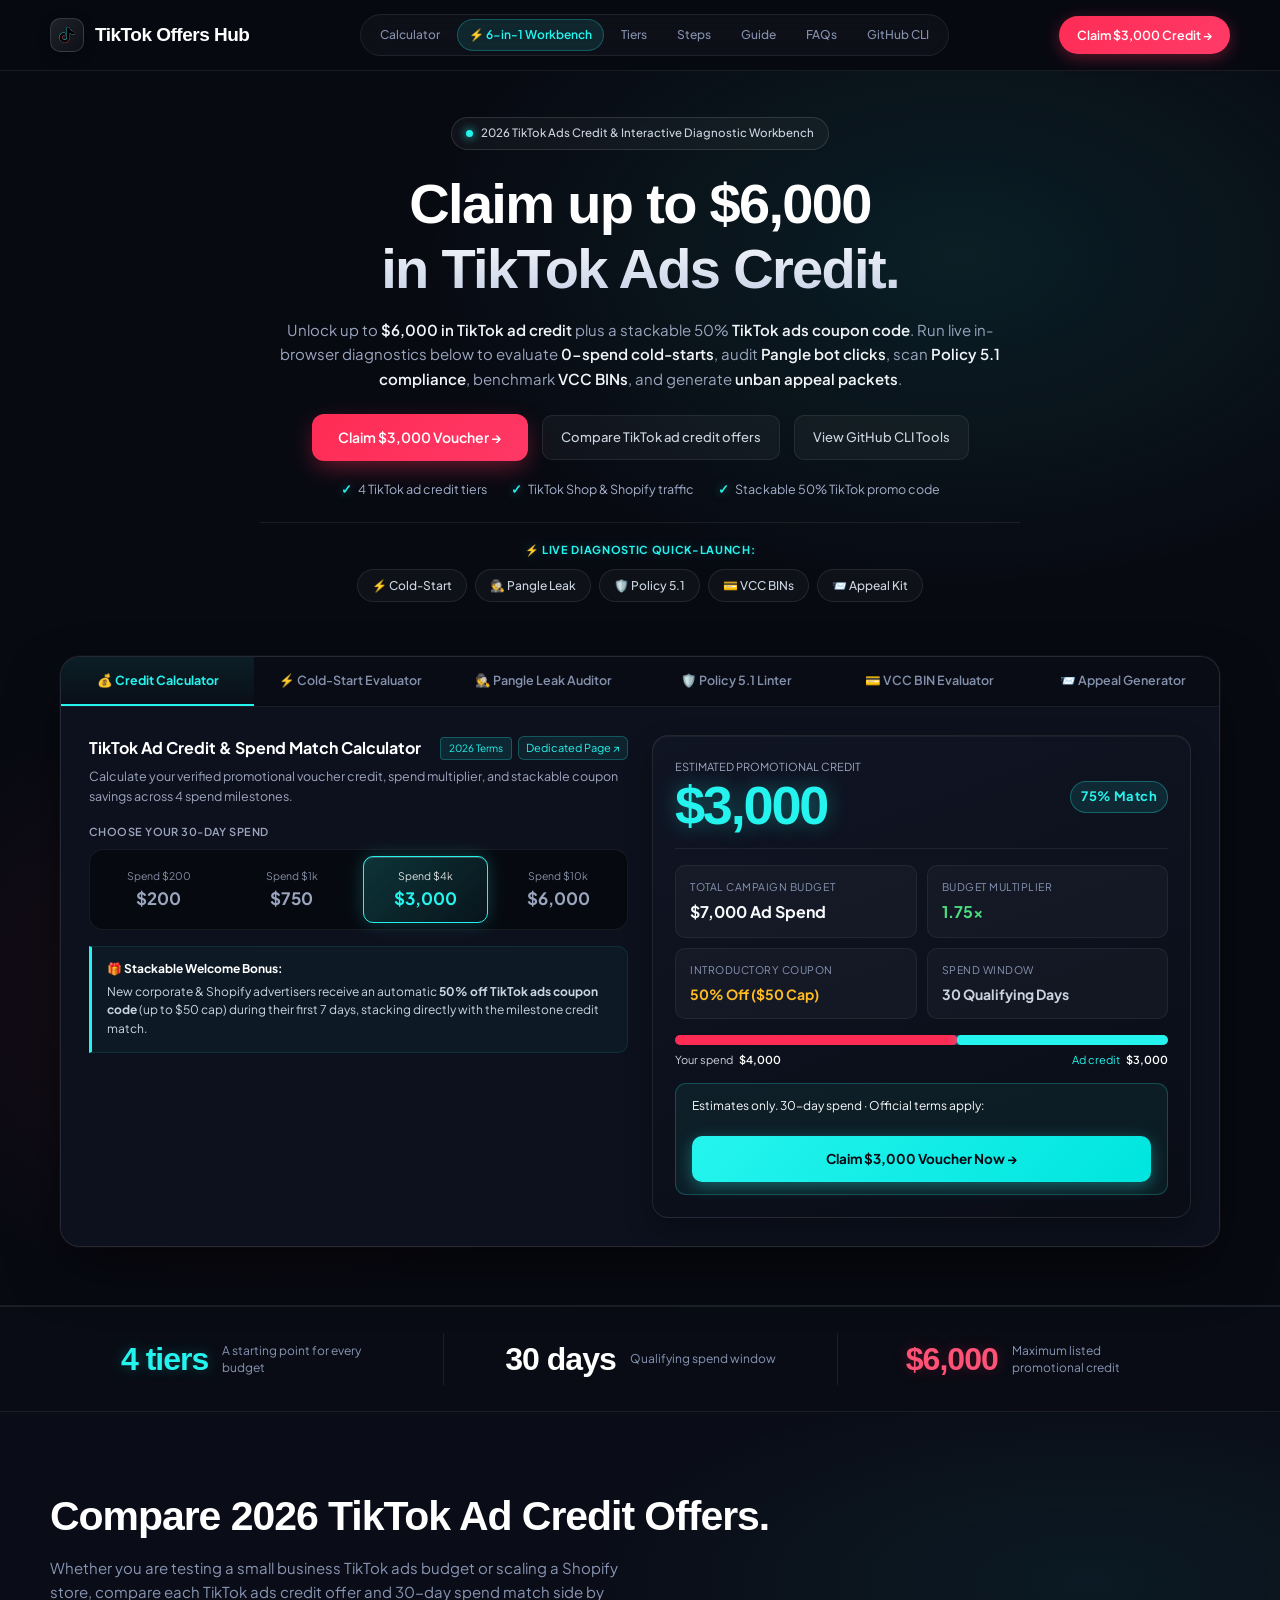
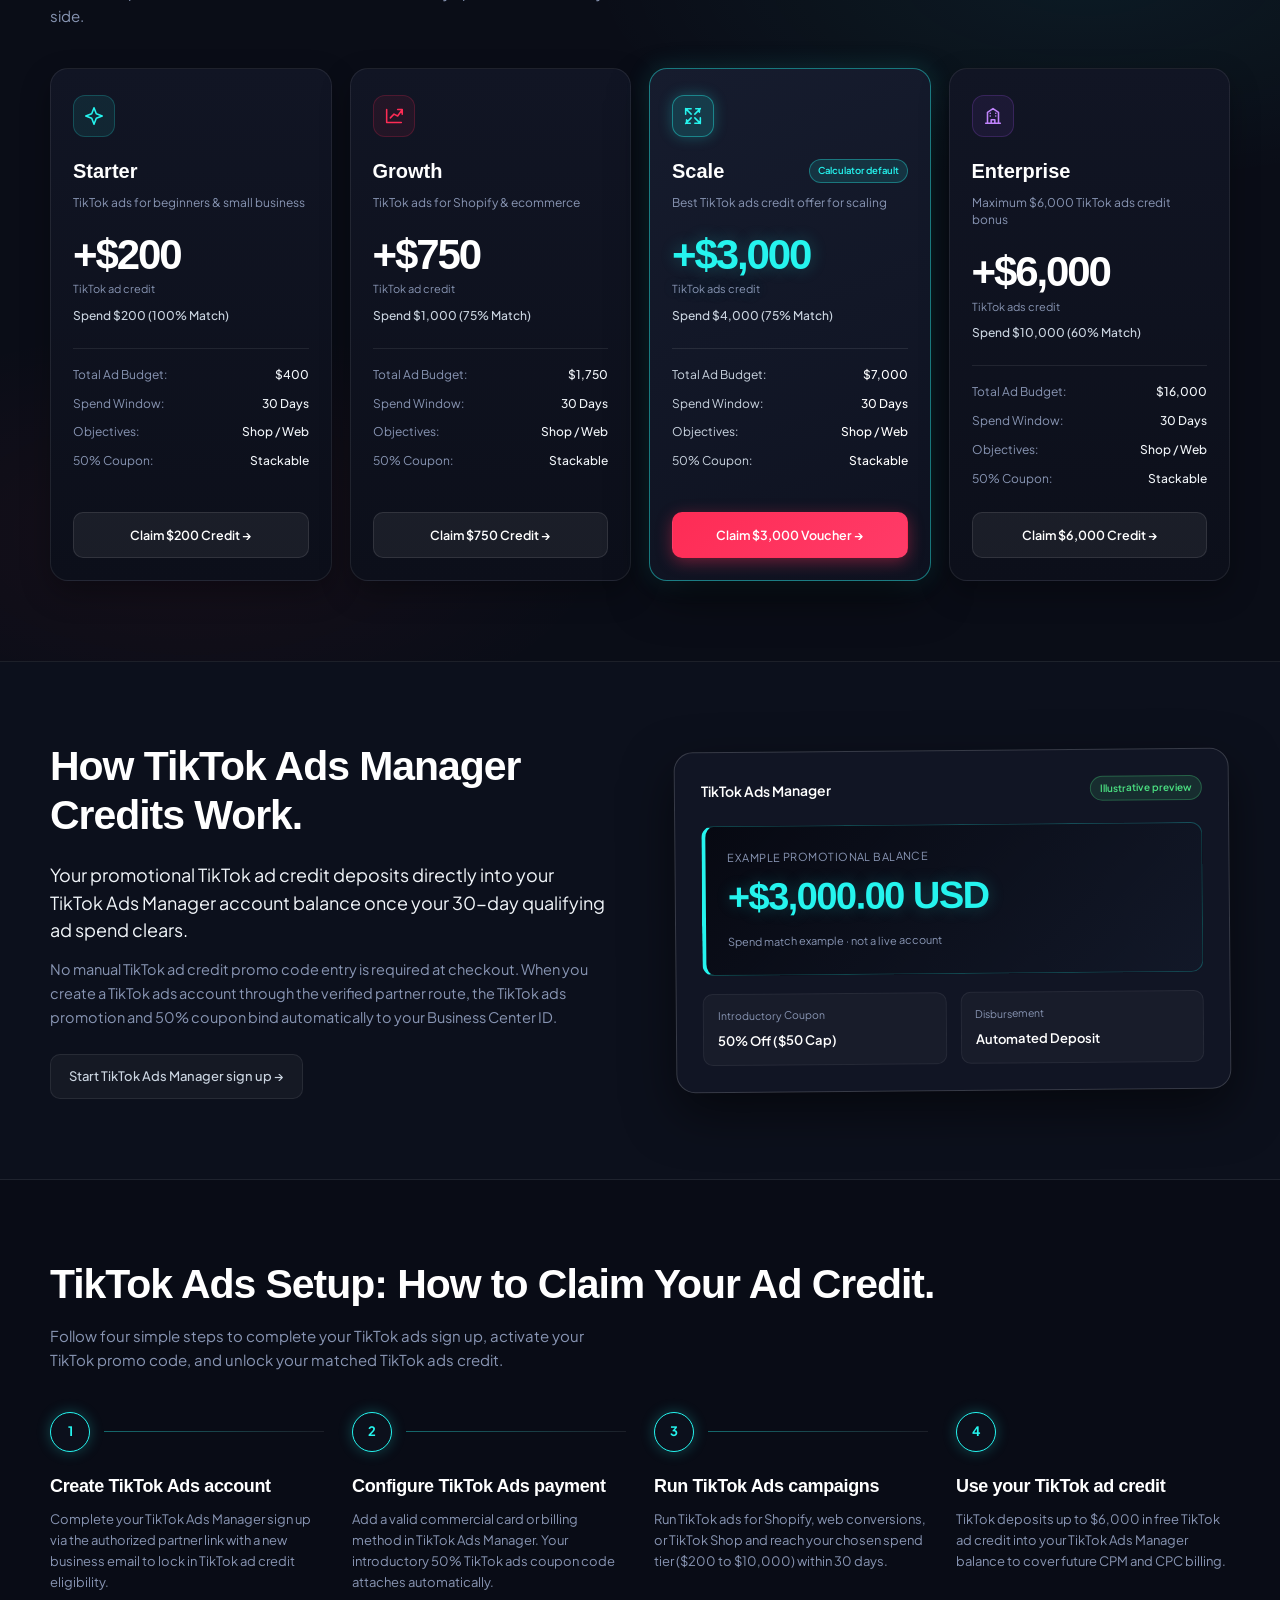
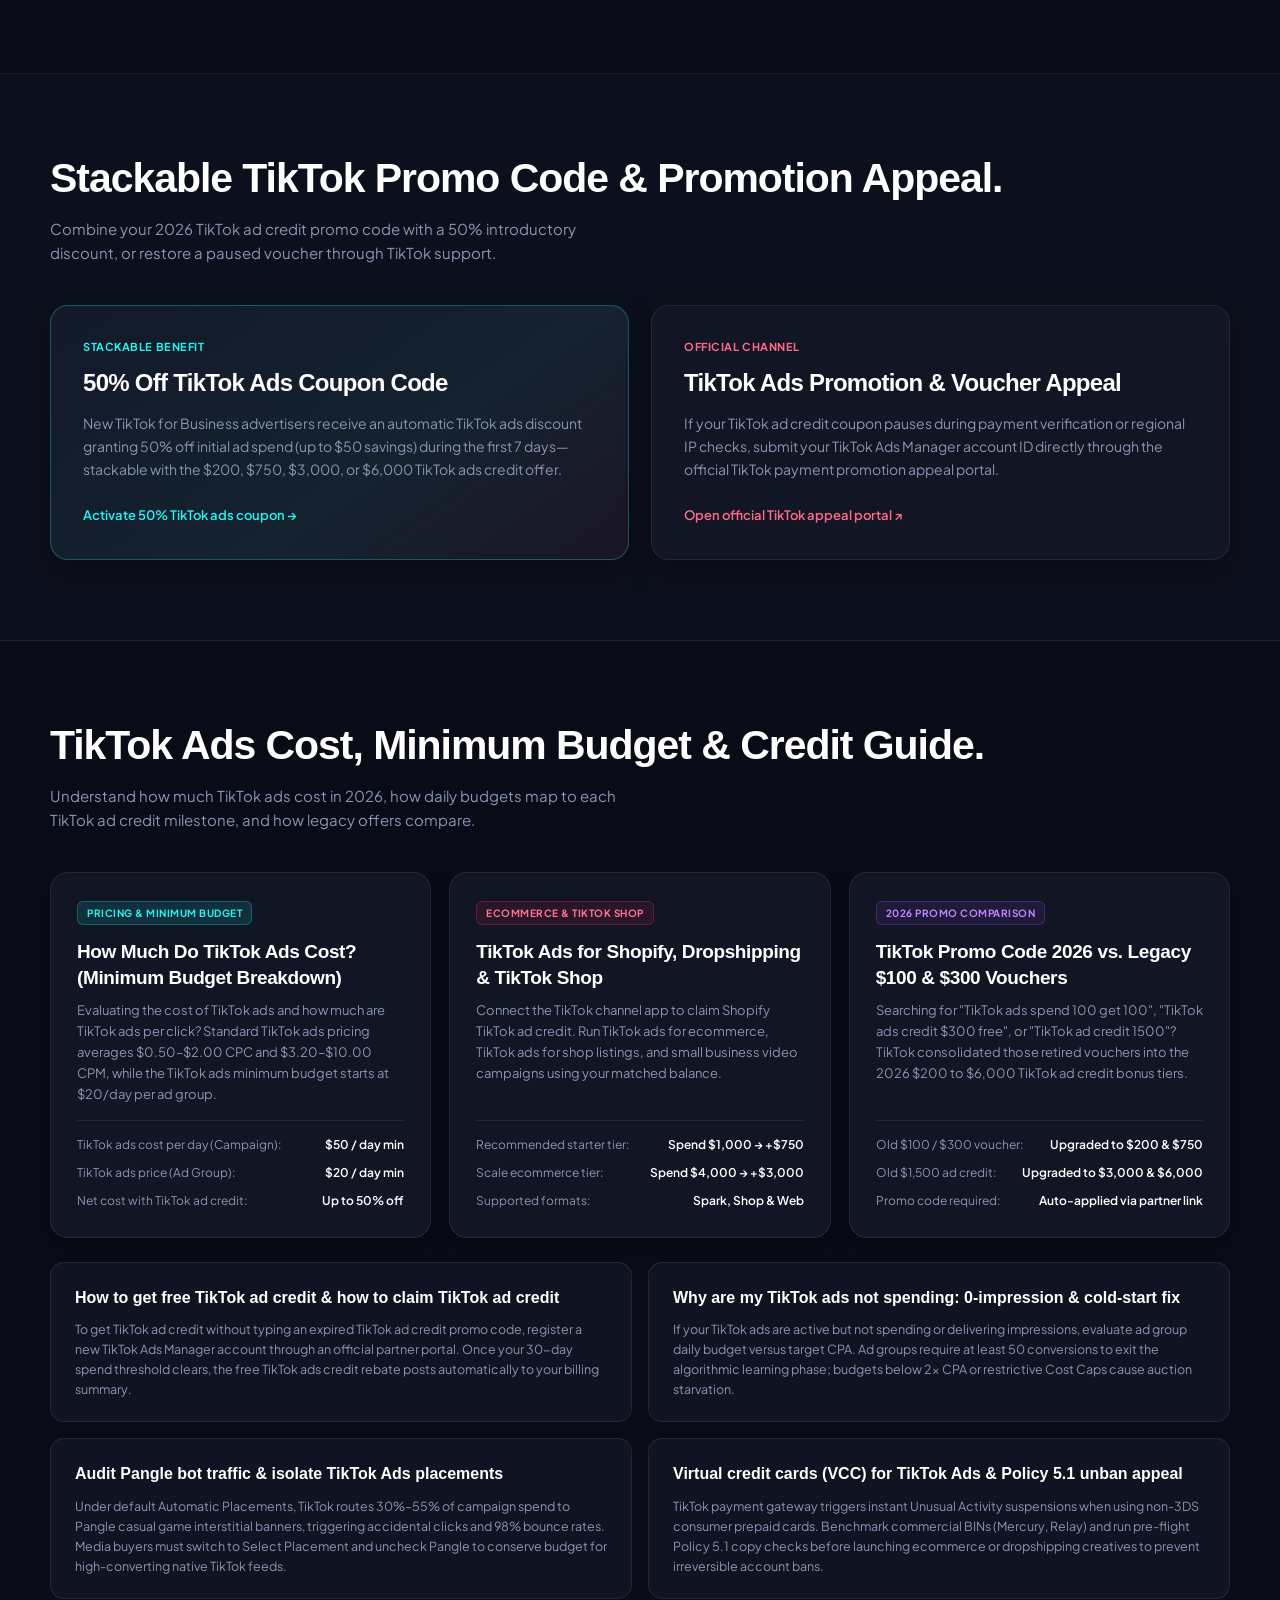
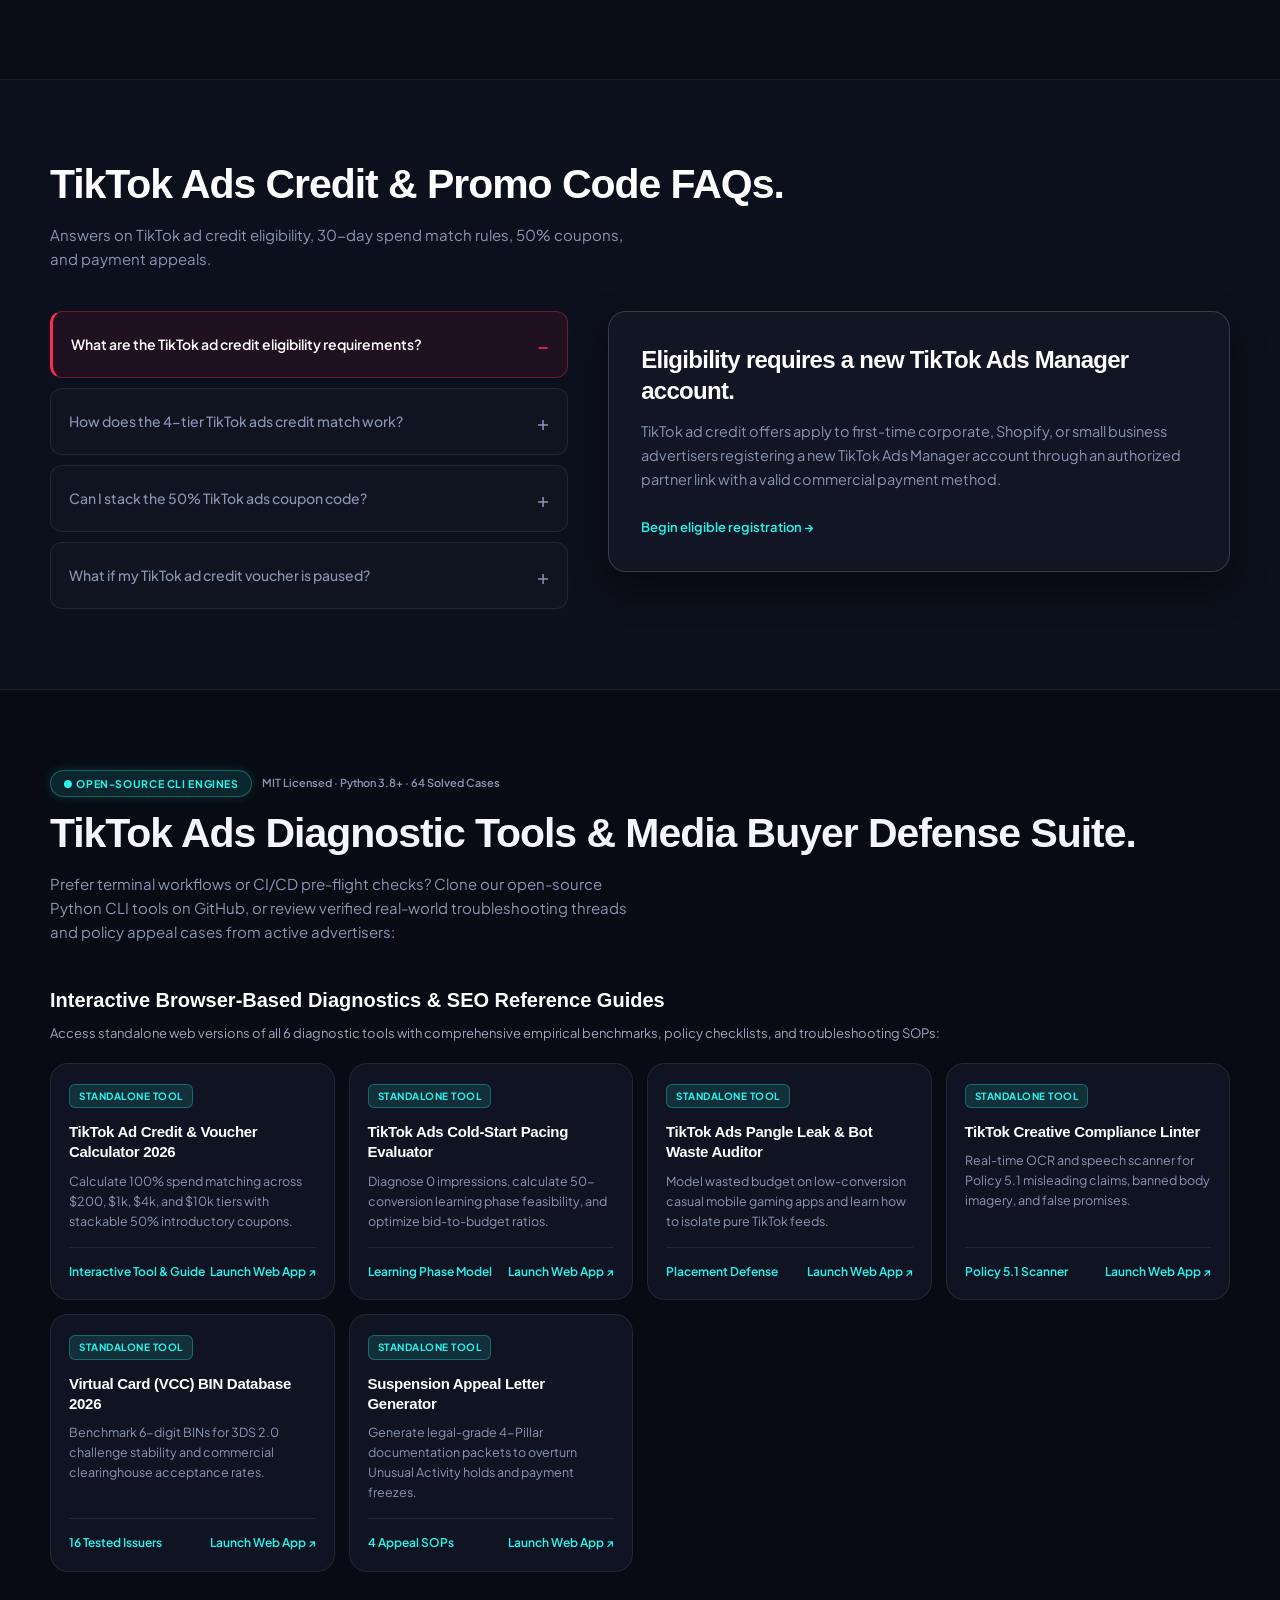
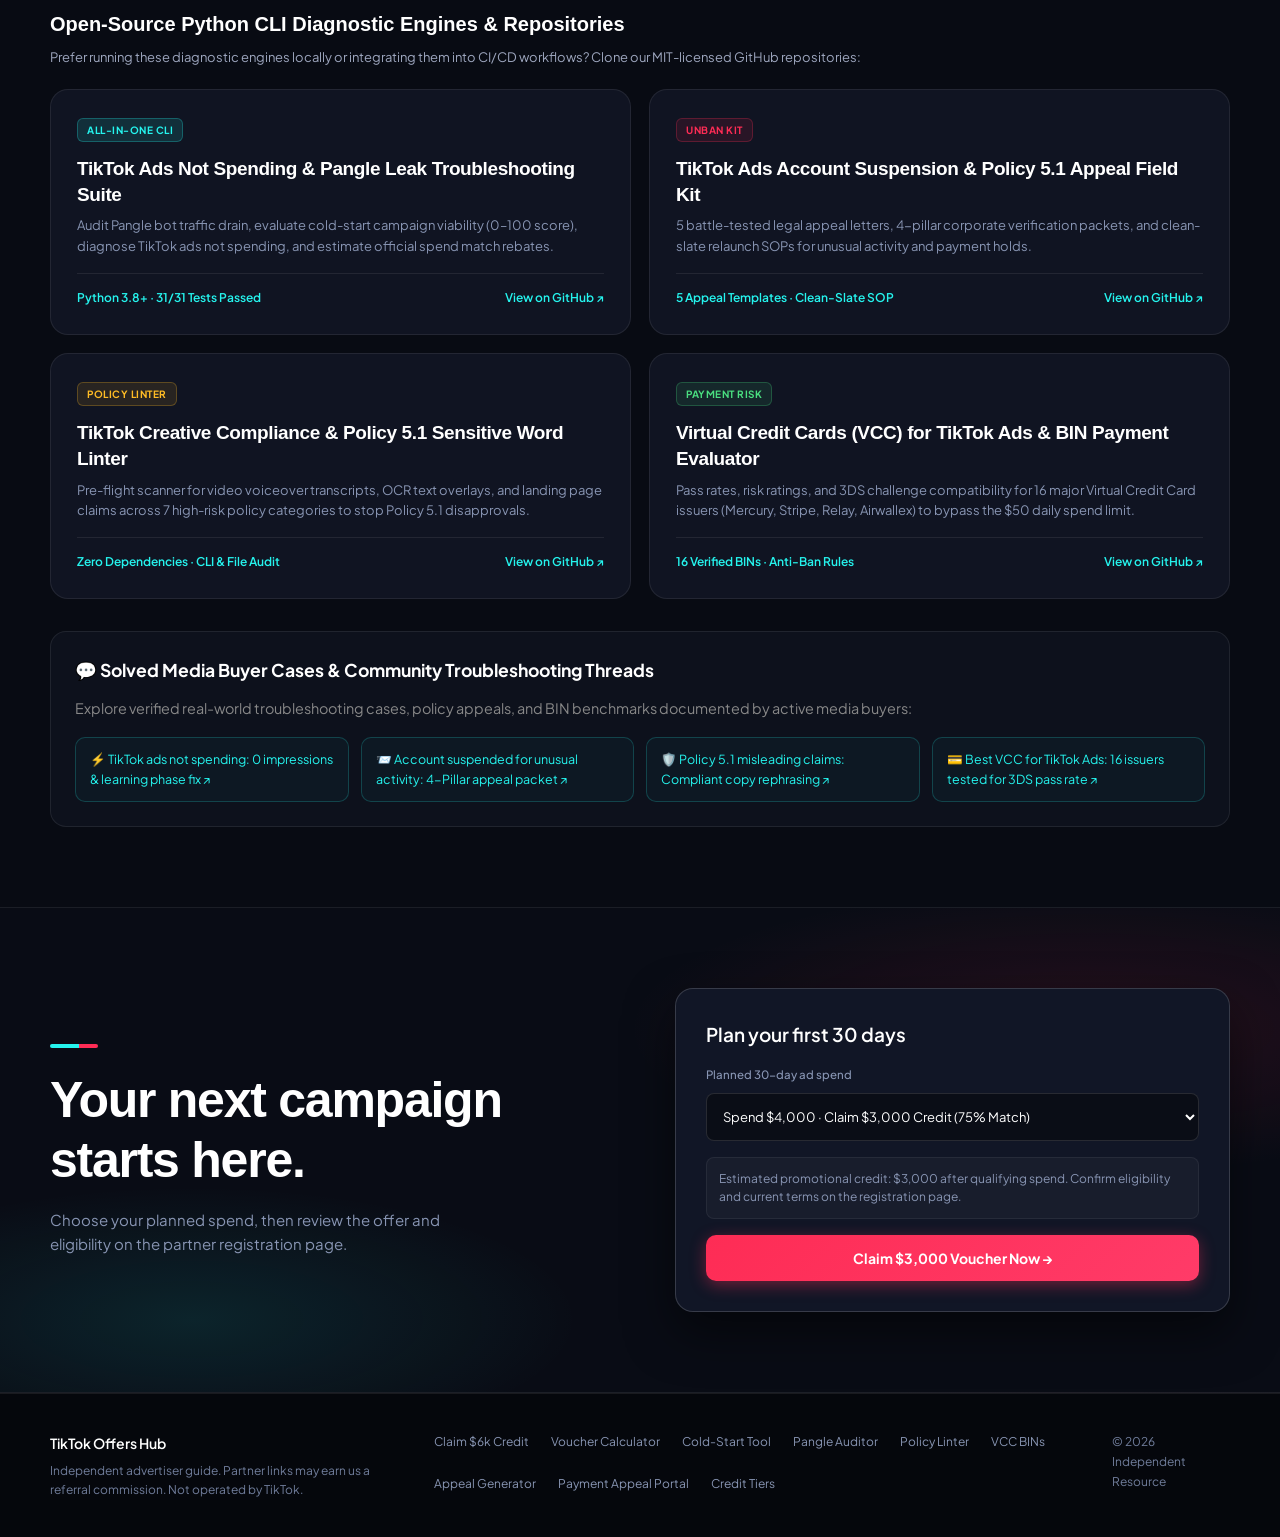
<file: index.html>
<!DOCTYPE html>
<html lang="en">
<head>
  <meta charset="utf-8">
  <meta name="viewport" content="width=device-width, initial-scale=1">
  <title>TikTok Ads Credit & Promo Code 2026: Claim $6,000 & Diagnostic Tools</title>
  <meta name="google-site-verification" content="nxj6slyDedUdoYdEYPsPntNRxJBR2ZbAuS0C2O2y7Ak">
  <meta name="description" content="Claim up to $6,000 in TikTok ads credit plus a 50% coupon code. Run free diagnostic tools to fix 0-spend delivery, audit Pangle bots, check VCCs, and appeal bans.">
  <meta property="og:title" content="TikTok Ads Credit & Promo Code 2026 · $6,000 Match & Diagnostic Tools">
  <meta property="og:description" content="Claim up to $6,000 in TikTok ads credit with a stackable 50% coupon. Free browser diagnostic suite: cold-start evaluator, Pangle auditor, VCC checker, and appeal kit.">
  <meta property="og:type" content="website">
  <meta property="og:url" content="https://adgrowth-lab.github.io/">
  <meta name="twitter:card" content="summary_large_image">
  <link rel="canonical" href="https://adgrowth-lab.github.io/">
  <link rel="icon" type="image/svg+xml" href="assets/tiktok-mark.svg">
  <script type="application/ld+json">
  {
    "@context": "https://schema.org",
    "@graph": [
      {
        "@type": "WebApplication",
        "name": "TikTok Ads Credit & Promo Code Calculator",
        "url": "https://adgrowth-lab.github.io/",
        "applicationCategory": "BusinessApplication",
        "operatingSystem": "Web",
        "description": "Interactive TikTok ads credit calculator, spend viability evaluator, Pangle bot traffic auditor, creative compliance linter, and 2026 TikTok promo code comparison tool for DTC brands, Shopify stores, and media buyers.",
        "offers": {
          "@type": "AggregateOffer",
          "lowPrice": "200",
          "highPrice": "6000",
          "priceCurrency": "USD",
          "offerCount": "4"
        }
      },
      {
        "@type": "FAQPage",
        "mainEntity": [
          {
            "@type": "Question",
            "name": "How do I get free TikTok ad credit in 2026?",
            "acceptedAnswer": {
              "@type": "Answer",
              "text": "New advertisers who sign up for a TikTok Ads Manager account through an authorized partner link can claim up to $6,000 in TikTok ads credit (Spend $200 get $200, Spend $1,000 get $750, Spend $4,000 get $3,000, or Spend $10,000 get $6,000 within 30 days) plus a stackable 50% TikTok ads coupon code up to $50."
            }
          },
          {
            "@type": "Question",
            "name": "How much do TikTok ads cost and what is the TikTok ads minimum budget?",
            "acceptedAnswer": {
              "@type": "Answer",
              "text": "TikTok ads cost an average of $0.50 to $2.00 per click (CPC) and $3.00 to $10.00 per 1,000 impressions (CPM). The TikTok ads minimum budget is $50 per day at the campaign level and $20 per day at the ad group level, making the $200 Starter TikTok ad credit offer achievable in 4 to 10 days."
            }
          },
          {
            "@type": "Question",
            "name": "Can I use a TikTok ad credit promo code for Shopify and TikTok Shop?",
            "acceptedAnswer": {
              "@type": "Answer",
              "text": "Yes. Promotional TikTok ads credit applies to both TikTok Shop campaigns and external website conversions including Shopify, WooCommerce, and custom ecommerce landing pages."
            }
          },
          {
            "@type": "Question",
            "name": "What should I do if my TikTok ad credit voucher or coupon pauses?",
            "acceptedAnswer": {
              "@type": "Answer",
              "text": "If your promotional voucher pauses during payment verification or regional IP checks, submit your TikTok Ads Manager account ID directly through the official TikTok payment promotion appeal portal or utilize the open-source TikTok Ads appeal kit."
            }
          },
          {
            "@type": "Question",
            "name": "Why are my TikTok ads not spending or delivering impressions?",
            "acceptedAnswer": {
              "@type": "Answer",
              "text": "TikTok ads typically stop spending or fail cold-start delivery due to: (1) daily ad group budget lower than $20/day or below 2-3x target CPA, (2) overly narrow audience targeting (<100k estimated reach), (3) restrictive Cost Cap bidding below platform clearing prices, or (4) creative review holds under Policy 5.1."
            }
          },
          {
            "@type": "Question",
            "name": "How do I audit and stop Pangle bot traffic leaks in TikTok Ads?",
            "acceptedAnswer": {
              "@type": "Answer",
              "text": "By default, Automatic Placements routes 30% to 55% of impression budget into Pangle third-party mobile gaming networks, leading to misclicks and 98% bounce rates. Switch from Automatic Placements to Select Placement and uncheck Pangle to isolate budget strictly to the native TikTok feed."
            }
          },
          {
            "@type": "Question",
            "name": "What virtual credit cards (VCC) work for TikTok Ads billing without decline?",
            "acceptedAnswer": {
              "@type": "Answer",
              "text": "Commercial debit cards issued by Mercury Bank (BIN 405081) and Relay Financial (BIN 436152) exhibit the highest 3DS verification and billing pass rates (>95%) on TikTok Ads Manager. Low-tier consumer prepaids (BIN 486695, 556766) frequently fail 3DS challenges or trigger Unusual Activity billing holds."
            }
          },
          {
            "@type": "Question",
            "name": "How do I appeal a TikTok Ads account suspension under Policy 5.1?",
            "acceptedAnswer": {
              "@type": "Answer",
              "text": "To appeal a TikTok Ads suspension under Policy 5.1 (misleading claims or unusual activity), prepare a 4-Pillar evidence packet: (1) corporate identity documentation (Articles of Organization, IRS EIN confirmation), (2) landing page and supply chain verification, (3) clear explanation of advertising intent, and (4) audited ad copy with superlative claims removed. Submit the packet directly through the TikTok Ads Manager support portal or partner appeal route."
            }
          }
        ]
      },
      {
        "@type": "HowTo",
        "name": "How to Claim TikTok Ads Credit and Activate Promo Code",
        "description": "Step-by-step protocol to claim up to $6,000 in TikTok ads credit and apply an automatic 50% promotional voucher via the official partner route.",
        "step": [
          {
            "@type": "HowToStep",
            "position": 1,
            "name": "Create TikTok Ads Account",
            "text": "Complete TikTok Ads Manager sign up via the authorized partner route with a new business email to lock in promotional credit eligibility."
          },
          {
            "@type": "HowToStep",
            "position": 2,
            "name": "Configure TikTok Ads Payment",
            "text": "Add a valid commercial credit card or billing method in TikTok Ads Manager. The stackable 50% introductory coupon attaches automatically."
          },
          {
            "@type": "HowToStep",
            "position": 3,
            "name": "Run TikTok Ads Campaigns",
            "text": "Launch your campaigns for Shopify, web conversions, or TikTok Shop and reach your selected 30-day spend threshold ($200 to $10,000)."
          },
          {
            "@type": "HowToStep",
            "position": 4,
            "name": "Receive & Deploy Free Ad Credit",
            "text": "TikTok deposits up to $6,000 in promotional credit directly into your Ads Manager balance to offset future campaign CPC and CPM billing."
          }
        ]
      },
      {
        "@type": "ItemList",
        "name": "Open-Source TikTok Ads Diagnostic & Defense Suite",
        "description": "Suite of empirical Python CLI tools and benchmarks for TikTok Ads troubleshooting, suspension appeals, compliance linting, and payment survival.",
        "itemListElement": [
          {
            "@type": "SoftwareApplication",
            "position": 1,
            "name": "TikTok Ads Troubleshooting & Anti-Leak Suite",
            "url": "https://github.com/adgrowth-lab/tiktok-ads-troubleshooting"
          },
          {
            "@type": "SoftwareApplication",
            "position": 2,
            "name": "TikTok Ads Account Suspension Appeal Field Kit",
            "url": "https://github.com/adgrowth-lab/tiktok-ads-appeal-kit"
          },
          {
            "@type": "SoftwareApplication",
            "position": 3,
            "name": "TikTok Ads Creative Compliance & Sensitive Word Linter",
            "url": "https://github.com/adgrowth-lab/tiktok-creative-compliance-linter"
          },
          {
            "@type": "SoftwareApplication",
            "position": 4,
            "name": "TikTok Ads VCC BIN Survival Database & Payment Risk Evaluator",
            "url": "https://github.com/adgrowth-lab/tiktok-vcc-bin-database"
          }
        ]
      }
    ]
  }
  </script>
  <meta name="color-scheme" content="dark">
  <link rel="preconnect" href="https://fonts.googleapis.com">
  <link rel="preconnect" href="https://fonts.gstatic.com" crossorigin>
  <link href="https://fonts.googleapis.com/css2?family=Plus+Jakarta+Sans:wght@400;500;600;700;800&display=swap" rel="stylesheet">
  <link rel="preconnect" href="https://api.fontshare.com">
  <link rel="preconnect" href="https://cdn.fontshare.com" crossorigin>
  <link href="https://api.fontshare.com/v2/css?f[]=clash-grotesk@400,500,600,700&display=swap" rel="stylesheet">
  <style>
    :root {
      color-scheme: dark;
      --bg: #080a12;
      --bg-surface: #0e1220;
      --bg-card: #111524;
      --bg-card-hover: #151b2e;
      --paper: #111526;
      --paper-glow: #161c32;
      --ink: #f8fafc;
      --ink-secondary: #cbd5e1;
      --muted: #8491ac;
      --line: rgba(255, 255, 255, 0.08);
      --line-bright: rgba(255, 255, 255, 0.16);
      --accent: #25f4ee;
      --accent-glow: rgba(37, 244, 238, 0.25);
      --accent-soft: rgba(37, 244, 238, 0.1);
      --pink: #fe2c55;
      --pink-glow: rgba(254, 44, 85, 0.35);
      --pink-soft: rgba(254, 44, 85, 0.1);
      --font: 'Plus Jakarta Sans', -apple-system, BlinkMacSystemFont, 'Segoe UI', Roboto, Helvetica, Arial, sans-serif;
      --display: 'Clash Grotesk', -apple-system, BlinkMacSystemFont, 'Segoe UI', sans-serif;
      --gutter: max(24px, calc((100vw - 1180px) / 2));
    }
    * { box-sizing: border-box; margin: 0; padding: 0; }
    html { scroll-behavior: smooth; scroll-padding-top: 95px; }
    body { background: var(--bg); color: var(--ink); font: 15px/1.65 var(--font); -webkit-font-smoothing: antialiased; -moz-osx-font-smoothing: grayscale; }
    button, select, input, textarea { font: inherit; }
    a { color: inherit; text-underline-offset: 4px; }
    button, a, select { -webkit-tap-highlight-color: transparent; }
    :focus-visible { outline: 2px solid var(--accent); outline-offset: 4px; }
    .skip-link { position: absolute; left: 24px; top: -100px; z-index: 200; padding: 10px 18px; background: #161b2e; color: #fff; border: 1px solid var(--accent); border-radius: 8px; font-weight: 600; text-decoration: none; }
    .skip-link:focus { top: 12px; }

    /* Top Sticky Navigation */
    .top-nav { position: sticky; top: 0; z-index: 100; display: flex; align-items: center; justify-content: space-between; gap: 20px; padding: 14px var(--gutter); background: rgba(8, 10, 18, 0.85); color: #fff; backdrop-filter: blur(20px); -webkit-backdrop-filter: blur(20px); border-bottom: 1px solid var(--line); }
    .brand { display: flex; align-items: center; gap: 11px; flex-shrink: 0; }
    .brand img { padding: 6px; width: 34px; height: 34px; border: 1px solid rgba(255, 255, 255, 0.14); border-radius: 10px; background: linear-gradient(135deg, rgba(255, 255, 255, 0.1), rgba(255, 255, 255, 0.03)); box-shadow: 0 4px 12px rgba(0, 0, 0, 0.4); }
    .brand-wordmark { font-family: var(--display); font-size: 19px; font-weight: 600; letter-spacing: -0.5px; text-decoration: none; color: #fff; transition: opacity .18s; }
    .brand-wordmark:hover { opacity: .9; }
    .nav-links { display: flex; align-items: center; gap: 4px; padding: 4px 6px; border: 1px solid var(--line); border-radius: 999px; background: rgba(255, 255, 255, 0.03); backdrop-filter: blur(12px); }
    .nav-link { font-size: 12px; font-weight: 500; text-decoration: none; color: var(--muted); padding: 6px 13px; border-radius: 999px; transition: all .18s; }
    .nav-link:hover, .footer-link:hover { color: #fff; background: rgba(255, 255, 255, 0.07); }
    .nav-tools-pill { color: var(--accent) !important; font-weight: 600; background: var(--accent-soft); border-radius: 999px; padding: 5px 11px !important; border: 1px solid rgba(37, 244, 238, 0.25); }

    /* Buttons */
    .btn { display: inline-flex; align-items: center; justify-content: center; gap: 10px; min-height: 46px; padding: 12px 22px; border: 1px solid transparent; border-radius: 12px; font-size: 13.5px; font-weight: 600; line-height: 1.5; text-decoration: none; cursor: pointer; transition: all .2s; }
    .btn-primary { background: var(--ink); color: #080a12; }
    .btn-primary:hover { background: #e2e8f0; transform: translateY(-1px); box-shadow: 0 6px 18px rgba(255, 255, 255, 0.15); }
    .btn-accent, .dialog-submit-btn { background: var(--accent); color: #080b13; }
    .btn-accent:hover, .dialog-submit-btn:hover { background: #5df7f2; transform: translateY(-1px); box-shadow: 0 6px 18px rgba(37, 244, 238, 0.35); }
    .top-nav > .btn { min-height: 38px; padding: 8px 18px; background: linear-gradient(135deg, #fe2c55 0%, #ff3b68 100%); border: none; border-radius: 999px; color: white; font-size: 12.5px; font-weight: 600; box-shadow: 0 4px 16px rgba(254, 44, 85, 0.35); }
    .top-nav > .btn:hover { transform: translateY(-1px); box-shadow: 0 6px 22px rgba(254, 44, 85, 0.55); filter: brightness(1.06); }

    /* Hero Section */
    .hero-section { position: relative; isolation: isolate; padding: 46px var(--gutter) 58px; background: radial-gradient(ellipse 70% 45% at 75% 15%, rgba(37, 244, 238, 0.09) 0%, transparent 60%), radial-gradient(ellipse 60% 45% at 20% 75%, rgba(254, 44, 85, 0.08) 0%, transparent 55%), #080a12; color: #f8fafc; border-bottom: 1px solid var(--line); }
    .hero-container { display: flex; flex-direction: column; align-items: center; max-width: 1160px; margin: 0 auto; width: 100%; }
    .hero-header-block { text-align: center; max-width: 860px; margin: 0 auto 22px; width: 100%; }
    .guide-label { display: inline-flex; align-items: center; gap: 8px; padding: 6px 14px; border: 1px solid rgba(255, 255, 255, 0.12); border-radius: 999px; background: rgba(255, 255, 255, 0.04); font-size: 11.5px; font-weight: 500; margin-bottom: 22px; color: #cbd5e1; backdrop-filter: blur(8px); }
    .guide-label::before { content: ''; width: 7px; height: 7px; border-radius: 50%; background: var(--accent); box-shadow: 0 0 10px var(--accent); }
    .hero-headline { max-width: 840px; font-family: var(--display); font-size: clamp(38px, 4.4vw, 56px); font-weight: 700; line-height: 1.16; letter-spacing: -0.03em; margin: 0 auto 16px; text-wrap: balance; background: linear-gradient(180deg, #ffffff 40%, #c4cfe5 100%); -webkit-background-clip: text; -webkit-text-fill-color: transparent; }
    .hero-subhead { max-width: 760px; color: #9aa5be; font-size: 15px; line-height: 1.65; margin: 0 auto 22px; }
    .hero-subhead strong { color: #f1f5f9; font-weight: 600; }
    .hero-actions { display: flex; align-items: center; justify-content: center; gap: 14px; flex-wrap: wrap; margin-bottom: 18px; }
    .hero-actions .btn-primary { background: linear-gradient(135deg, #fe2c55 0%, #ff3865 100%); color: #fff; padding: 13px 26px; border-radius: 12px; font-size: 14px; font-weight: 600; box-shadow: 0 8px 24px -4px rgba(254, 44, 85, 0.45); border: none; }
    .hero-actions .btn-primary:hover { transform: translateY(-2px); box-shadow: 0 12px 28px -4px rgba(254, 44, 85, 0.6); filter: brightness(1.06); }
    .text-link { display: inline-flex; align-items: center; gap: 6px; font-size: 13px; font-weight: 500; color: #cbd5e1; text-decoration: none; padding: 11px 18px; border-radius: 10px; background: rgba(255, 255, 255, 0.04); border: 1px solid rgba(255, 255, 255, 0.08); transition: all .18s; }
    .text-link:hover { background: rgba(255, 255, 255, 0.08); color: #fff; border-color: rgba(255, 255, 255, 0.16); transform: translateY(-1px); }
    .hero-benefits-list { display: flex; flex-wrap: wrap; justify-content: center; gap: 12px 24px; margin-top: 18px; font-size: 12.5px; color: #a4b0cb; }
    .hero-benefits-list span { display: inline-flex; align-items: center; gap: 6px; }
    .hero-benefits-list span::before { content: '✓'; color: var(--accent); font-weight: 700; text-shadow: 0 0 8px rgba(37, 244, 238, 0.5); }
    .hero-quick-tools { margin-top: 22px; padding-top: 18px; border-top: 1px solid var(--line); width: 100%; max-width: 760px; margin-left: auto; margin-right: auto; }
    .quick-tools-label { display: block; font-size: 11px; font-weight: 700; text-transform: uppercase; letter-spacing: 0.06em; color: var(--accent); margin-bottom: 10px; text-shadow: 0 0 12px rgba(37, 244, 238, 0.3); }
    .quick-tools-chips { display: flex; flex-wrap: wrap; justify-content: center; gap: 8px; }
    .quick-tool-chip { background: rgba(255, 255, 255, 0.03); border: 1px solid rgba(255, 255, 255, 0.09); color: #cbd5e1; font-family: inherit; font-size: 12px; font-weight: 500; padding: 6px 14px; border-radius: 999px; cursor: pointer; transition: all .18s; display: inline-flex; align-items: center; gap: 5px; text-decoration: none; }
    .quick-tool-chip:hover { background: rgba(37, 244, 238, 0.1); border-color: rgba(37, 244, 238, 0.35); color: #25f4ee; transform: translateY(-1px); box-shadow: 0 4px 14px rgba(0, 0, 0, 0.3); }
    .hero-trust-bar { display: flex; align-items: center; justify-content: center; gap: 18px; font-size: 12px; color: #8895b3; flex-wrap: wrap; margin-top: 16px; }
    .hero-trust-bar span { display: inline-flex; align-items: center; gap: 5px; }

    /* 6-in-1 Workbench Console */
    .diag-console { background: #0d111d; border: 1px solid rgba(255, 255, 255, 0.1); border-radius: 20px; overflow: hidden; margin-top: 32px; box-shadow: 0 24px 60px -12px rgba(0, 0, 0, 0.7), 0 0 0 1px rgba(255, 255, 255, 0.03); }
    .diag-tabs-nav { display: grid; grid-template-columns: repeat(6, minmax(0, 1fr)); background: #090c15; border-bottom: 1px solid rgba(255, 255, 255, 0.07); }
    .diag-tab-btn { background: transparent; border: none; border-bottom: 2px solid transparent; color: #8491ac; font-family: inherit; font-size: 12.5px; font-weight: 600; padding: 13px 14px; cursor: pointer; white-space: nowrap; transition: all .18s; display: flex; align-items: center; justify-content: center; gap: 6px; }
    .diag-tab-btn:hover { color: #fff; background: rgba(255, 255, 255, 0.025); }
    .diag-tab-btn.active { color: var(--accent); border-bottom-color: var(--accent); background: linear-gradient(180deg, rgba(37, 244, 238, 0.08) 0%, rgba(37, 244, 238, 0.01) 100%); font-weight: 700; }
    .diag-panel { display: none; padding: 28px; background: #0d111d; }
    .diag-panel.active { display: block; }
    .diag-grid { display: grid; grid-template-columns: repeat(2, minmax(0, 1fr)); gap: 24px; }
    .diag-field { margin-bottom: 16px; }
    .diag-field label { display: block; font-size: 11px; font-weight: 600; color: #8895b3; margin-bottom: 6px; text-transform: uppercase; letter-spacing: .05em; }
    .diag-input, .diag-select, .diag-textarea { width: 100%; box-sizing: border-box; background: #090c15; border: 1px solid rgba(255, 255, 255, 0.1); color: #f8fafc; border-radius: 9px; padding: 10px 14px; font-family: inherit; font-size: 13.5px; transition: all .18s; }
    .diag-input:focus, .diag-select:focus, .diag-textarea:focus { outline: none; border-color: var(--accent); box-shadow: 0 0 0 3px rgba(37, 244, 238, 0.15); }
    .diag-result-card { background: linear-gradient(160deg, #101524 0%, #0a0d16 100%); border: 1px solid rgba(255, 255, 255, 0.09); border-radius: 16px; padding: 22px; display: flex; flex-direction: column; justify-content: space-between; box-shadow: inset 0 1px 0 rgba(255, 255, 255, 0.05), 0 12px 28px rgba(0, 0, 0, 0.3); }
    .diag-score-header { display: flex; align-items: center; justify-content: space-between; margin-bottom: 16px; padding-bottom: 12px; border-bottom: 1px solid rgba(255, 255, 255, 0.07); }
    .diag-score-title { font-size: 14px; font-weight: 600; color: #f8fafc; }
    .diag-score-badge { font-size: 11.5px; font-weight: 700; padding: 4px 10px; border-radius: 999px; border: 1px solid transparent; letter-spacing: .03em; }
    .diag-metrics-grid { display: grid; grid-template-columns: repeat(2, minmax(0, 1fr)); gap: 10px; margin-bottom: 16px; }
    .diag-metric-box { background: rgba(255, 255, 255, 0.03); border: 1px solid rgba(255, 255, 255, 0.06); border-radius: 10px; padding: 12px 14px; }
    .diag-metric-label { font-size: 10.5px; color: #8895b3; text-transform: uppercase; letter-spacing: .05em; margin-bottom: 4px; }
    .diag-metric-val { font-size: 16px; font-weight: 700; color: #f8fafc; }
    .diag-advice-box { background: rgba(37, 244, 238, 0.04); border-left: 3px solid var(--accent); border-radius: 0 10px 10px 0; padding: 13px 15px; font-size: 12px; color: #cbd5e1; line-height: 1.55; margin-bottom: 14px; border-top: 1px solid rgba(37, 244, 238, 0.1); border-right: 1px solid rgba(37, 244, 238, 0.1); border-bottom: 1px solid rgba(37, 244, 238, 0.1); }
    .diag-advice-box ul { margin: 0; padding-left: 18px; }
    .diag-advice-box li { margin-bottom: 4px; }
    .diag-cta-banner { display: flex; align-items: center; justify-content: space-between; flex-wrap: wrap; gap: 10px; background: rgba(37, 244, 238, 0.06); border: 1px solid rgba(37, 244, 238, 0.22); border-radius: 11px; padding: 12px 16px; font-size: 12px; color: #f8fafc; margin-top: auto; }
    .diag-cta-btn { display: inline-flex; align-items: center; background: linear-gradient(135deg, #25f4ee 0%, #00e5df 100%); color: #080b13; font-weight: 700; font-size: 12px; padding: 8px 14px; border-radius: 8px; text-decoration: none; transition: all .18s; box-shadow: 0 2px 10px rgba(37, 244, 238, 0.25); }
    .diag-cta-btn:hover { filter: brightness(1.08); transform: translateY(-1px); }
    .diag-preset-btns { display: flex; flex-wrap: wrap; gap: 8px; margin-bottom: 12px; }
    .diag-preset-btn { background: rgba(255, 255, 255, 0.04); border: 1px solid rgba(255, 255, 255, 0.1); color: #cbd5e1; font-size: 11.5px; padding: 5px 11px; border-radius: 8px; cursor: pointer; transition: all .18s; }
    .diag-preset-btn:hover { background: rgba(255, 255, 255, 0.09); color: #fff; border-color: rgba(255, 255, 255, 0.18); }

    /* Spend Tier Selector inside Calculator */
    .spend-tier-selector { display: grid; grid-template-columns: repeat(4, minmax(0, 1fr)); gap: 8px; padding: 6px; border-radius: 14px; background: #070910; border: 1px solid rgba(255, 255, 255, 0.07); margin-bottom: 16px; }
    .tier-option { min-width: 0; min-height: 64px; padding: 10px 4px; border: 1px solid transparent; border-radius: 10px; color: #9aa5be; background: transparent; cursor: pointer; text-align: center; transition: all .18s; }
    .tier-option:hover { background: rgba(255, 255, 255, 0.04); color: #fff; }
    .tier-option.selected { background: linear-gradient(135deg, rgba(37, 244, 238, 0.18) 0%, rgba(37, 244, 238, 0.05) 100%); border-color: #25f4ee; color: #ffffff; box-shadow: 0 0 18px rgba(37, 244, 238, 0.22), inset 0 1px 0 rgba(255, 255, 255, 0.2); }
    .tier-option.selected .tier-option-credit { color: #25f4ee; }
    .tier-option-spend { display: block; font-size: 10.5px; opacity: .85; }
    .tier-option-credit { display: block; font-size: 17px; font-weight: 700; }
    .calc-budget-label { font-size: 11px; font-weight: 600; color: #8895b3; margin-bottom: 8px; text-transform: uppercase; letter-spacing: .05em; }
    .calc-value-large { display: block; color: var(--accent); font-family: var(--display); font-size: clamp(38px, 4.5vw, 52px); font-weight: 700; letter-spacing: -0.04em; line-height: 1.1; text-shadow: 0 0 20px rgba(37, 244, 238, 0.35); }
    .calc-claim-btn { width: 100%; margin-top: 10px; background: linear-gradient(135deg, #25f4ee 0%, #00e5df 100%); color: #080b13; font-weight: 700; font-size: 13.5px; border-radius: 10px; padding: 12px 20px; box-shadow: 0 4px 16px rgba(37, 244, 238, 0.35); text-decoration: none; border: none; cursor: pointer; transition: all .2s; }
    .calc-claim-btn:hover { filter: brightness(1.08); box-shadow: 0 6px 22px rgba(37, 244, 238, 0.5); transform: translateY(-1px); }
    .budget-composition { grid-column: 1 / -1; margin: 12px 0 2px; }
    .budget-bar { display: flex; gap: 0px; height: 9px; border-radius: 999px; overflow: hidden; background: #161b2c; }
    .budget-paid { flex: 1; background: linear-gradient(90deg, #fe2c55, #ff4d73); border-radius: 999px; }
    .budget-credit { width: 42.857143%; background: linear-gradient(90deg, #25f4ee, #4ef8f3); border-radius: 999px; transition: width .25s ease; box-shadow: 0 0 10px rgba(37, 244, 238, 0.5); }
    .budget-legend { display: flex; justify-content: space-between; gap: 10px; margin-top: 7px; font-size: 11px; color: #cbd5e1; }
    .budget-legend span:last-child { color: var(--accent); }
    .budget-legend strong { font-weight: 600; margin-left: 4px; color: #fff; }

    /* Intro Strip */
    .intro-strip { display: grid; grid-template-columns: 1fr 1fr 1fr; padding: 26px var(--gutter); border-top: 1px solid var(--line); border-bottom: 1px solid var(--line); background: #090c15; color: #f8fafc; }
    .intro-strip > div { display: flex; gap: 14px; align-items: center; justify-content: center; padding: 0 20px; }
    .intro-strip > div + div { border-left: 1px solid var(--line); }
    .intro-strip strong { font-family: var(--display); font-size: 32px; font-weight: 700; letter-spacing: -0.03em; }
    .intro-strip > div:first-child strong { color: var(--accent); text-shadow: 0 0 14px rgba(37, 244, 238, 0.25); }
    .intro-strip > div:nth-child(2) strong { color: #ffffff; }
    .intro-strip > div:last-child strong { color: #ff5277; text-shadow: 0 0 14px rgba(254, 44, 85, 0.25); }
    .intro-strip span { max-width: 150px; font-size: 12px; color: #8895b3; line-height: 1.45; }

    /* General Section Layout */
    .section { padding: 80px var(--gutter); }
    .section-title { font-family: var(--display); font-size: clamp(30px, 3.2vw, 42px); line-height: 1.2; letter-spacing: -0.025em; font-weight: 700; color: #fff; margin-bottom: 14px; }
    .section-subhead { max-width: 580px; color: #8895b3; font-size: 15px; line-height: 1.6; margin-bottom: 40px; }

    /* Section 1: Tiers Section */
    .tiers-section { background: radial-gradient(ellipse 65% 40% at 85% 20%, rgba(37, 244, 238, 0.06) 0%, transparent 60%), radial-gradient(ellipse 60% 45% at 15% 85%, rgba(254, 44, 85, 0.05) 0%, transparent 55%), #0a0d17; border-bottom: 1px solid var(--line); }
    .tiers-grid { display: grid; grid-template-columns: repeat(4, minmax(0, 1fr)); gap: 18px; }
    .tier-card { display: flex; flex-direction: column; justify-content: space-between; padding: 26px 22px 22px; border: 1px solid var(--line); border-radius: 18px; background: linear-gradient(180deg, #111524 0%, #0c0f1a 100%); box-shadow: 0 12px 30px rgba(0, 0, 0, 0.3); transition: all .25s ease; }
    .tier-card:hover { transform: translateY(-4px); border-color: rgba(255, 255, 255, 0.18); box-shadow: 0 20px 40px rgba(0, 0, 0, 0.5); }
    .tier-icon { display: grid; place-items: center; width: 42px; height: 42px; border-radius: 12px; background: rgba(37, 244, 238, 0.08); border: 1px solid rgba(37, 244, 238, 0.2); color: var(--accent); margin-bottom: 18px; }
    .tier-icon svg { width: 22px; height: 22px; fill: none; stroke: currentColor; stroke-width: 1.7; stroke-linecap: round; stroke-linejoin: round; }
    .tier-card:nth-child(2) .tier-icon { background: rgba(254, 44, 85, 0.08); border-color: rgba(254, 44, 85, 0.2); color: #fe2c55; }
    .tier-card:nth-child(4) .tier-icon { background: rgba(168, 85, 247, 0.08); border-color: rgba(168, 85, 247, 0.2); color: #c084fc; }
    .tier-plan-name { display: block; font-family: var(--display); font-size: 20px; font-weight: 600; color: #fff; margin-bottom: 6px; }
    .tier-caption { color: #8895b3; font-size: 12px; margin-bottom: 20px; line-height: 1.45; }
    .tier-main-credit { font-family: var(--display); font-size: 42px; line-height: 1.15; font-weight: 700; letter-spacing: -0.05em; color: #fff; margin-bottom: 6px; }
    .credit-unit { display: block; font-size: 11px; font-family: var(--font); color: #8895b3; letter-spacing: 0; margin-top: 4px; margin-bottom: 10px; font-weight: 400; }
    .tier-requirement-text { font-size: 12px; color: #cbd5e1; margin-bottom: 22px; font-weight: 500; }
    .tier-specs-list { display: grid; gap: 9px; padding-top: 16px; border-top: 1px solid var(--line); margin-bottom: 24px; }
    .tier-spec-row { display: flex; justify-content: space-between; gap: 8px; font-size: 12px; color: #8895b3; }
    .tier-spec-row strong { font-weight: 500; color: #f1f5f9; }
    .tier-action-btn { width: 100%; padding: 11px 12px; font-size: 12.5px; font-weight: 600; background: rgba(255, 255, 255, 0.06); border: 1px solid rgba(255, 255, 255, 0.1); color: #fff; border-radius: 10px; text-decoration: none; text-align: center; transition: all .2s; }
    .tier-action-btn:hover { background: #ffffff; color: #080b13; box-shadow: 0 4px 14px rgba(255, 255, 255, 0.25); }

    /* Featured Scale Tier */
    .tier-card.featured { background: linear-gradient(160deg, #161c2e 0%, #0e1220 100%); border: 1.5px solid rgba(37, 244, 238, 0.45); box-shadow: 0 20px 48px -10px rgba(0, 0, 0, 0.7), 0 0 24px rgba(37, 244, 238, 0.15); }
    .tier-card.featured:hover { transform: translateY(-4px); border-color: #25f4ee; box-shadow: 0 24px 56px -8px rgba(0, 0, 0, 0.8), 0 0 32px rgba(37, 244, 238, 0.28); }
    .featured .tier-icon { background: rgba(37, 244, 238, 0.15); border-color: rgba(37, 244, 238, 0.4); color: var(--accent); box-shadow: 0 0 14px rgba(37, 244, 238, 0.25); }
    .featured .tier-plan-name { display: flex; justify-content: space-between; align-items: center; }
    .tier-badge { color: var(--accent); font-family: var(--font); font-size: 9.5px; font-weight: 600; border: 1px solid rgba(37, 244, 238, 0.35); border-radius: 999px; padding: 3px 8px; background: rgba(37, 244, 238, 0.12); }
    .featured .tier-main-credit { color: var(--accent); text-shadow: 0 0 16px rgba(37, 244, 238, 0.25); }
    .featured .tier-requirement-text, .featured .tier-spec-row { color: #cbd5e1; }
    .featured .tier-spec-row strong { color: white; }
    .featured .tier-specs-list { border-color: rgba(255, 255, 255, 0.09); }
    .featured .tier-action-btn { background: linear-gradient(135deg, #fe2c55 0%, #ff3b68 100%); border-color: transparent; color: white; box-shadow: 0 4px 16px rgba(254, 44, 85, 0.4); }
    .featured .tier-action-btn:hover { filter: brightness(1.08); box-shadow: 0 6px 22px rgba(254, 44, 85, 0.6); }

    /* Section 2: Simulator Section */
    .simulator-section { padding: 80px var(--gutter); background: #0c101c; border-bottom: 1px solid var(--line); }
    .sim-split { display: grid; grid-template-columns: 1fr 1fr; gap: 70px; align-items: center; }
    .sim-lead { color: #f1f5f9; font-size: 18px; line-height: 1.55; margin: 20px 0 14px; }
    .sim-body { color: #8895b3; font-size: 14.5px; line-height: 1.65; margin-bottom: 24px; }
    .dashboard-preview { background: #111524; padding: 26px; border: 1px solid var(--line-bright); border-radius: 19px; box-shadow: 0 20px 50px rgba(0, 0, 0, 0.5); transform: rotate(-0.5deg); }
    .dash-topbar { display: flex; justify-content: space-between; gap: 10px; align-items: center; margin-bottom: 22px; }
    .dash-account-title { font-size: 14px; font-weight: 600; color: #fff; }
    .dash-badge-active { font-size: 10px; font-weight: 600; background: rgba(74, 222, 128, 0.12); color: #4ade80; border: 1px solid rgba(74, 222, 128, 0.3); border-radius: 999px; padding: 3px 9px; }
    .dash-balance-box { padding: 22px; background: linear-gradient(135deg, #070912 0%, #121828 100%); border: 1px solid rgba(37, 244, 238, 0.25); border-left: 4px solid var(--accent); border-radius: 12px; margin-bottom: 18px; }
    .dash-label { display: block; color: #8895b3; font-size: 11px; margin-bottom: 8px; text-transform: uppercase; letter-spacing: 0.04em; }
    .dash-amount { color: var(--accent); font-family: var(--display); font-size: clamp(26px, 3vw, 38px); font-weight: 700; letter-spacing: -0.04em; line-height: 1.2; margin-bottom: 8px; text-shadow: 0 0 16px rgba(37, 244, 238, 0.25); }
    .dash-voucher-desc { color: #8895b3; font-size: 11px; }
    .dash-stats-row { display: grid; grid-template-columns: 1fr 1fr; gap: 14px; }
    .dash-stat-block { background: rgba(255, 255, 255, 0.03); border: 1px solid rgba(255, 255, 255, 0.06); border-radius: 10px; padding: 12px 14px; }
    .dash-stat-label { display: block; color: #8895b3; font-size: 10.5px; margin-bottom: 4px; }
    .dash-stat-val { font-size: 13px; font-weight: 600; color: #fff; }

    /* Section 3: Steps Section */
    .steps-section { padding: 80px var(--gutter); background: #090c16; border-bottom: 1px solid var(--line); }
    .steps-grid { display: grid; grid-template-columns: repeat(4, minmax(0, 1fr)); gap: 28px; counter-reset: steps; }
    .step-unit { counter-increment: steps; position: relative; padding-top: 60px; }
    .step-unit::before { content: counter(steps); display: grid; place-items: center; position: absolute; top: 0; left: 0; width: 38px; height: 38px; border: 1.5px solid var(--accent); border-radius: 50%; font-size: 13px; font-weight: 700; color: var(--accent); background: #0c101c; box-shadow: 0 0 14px rgba(37, 244, 238, 0.25); }
    .step-unit:not(:last-child)::after { content: ''; position: absolute; left: 54px; right: 0; top: 19px; height: 1px; background: linear-gradient(90deg, rgba(37, 244, 238, 0.4), rgba(255, 255, 255, 0.08)); }
    .step-marker { display: none; }
    .step-heading { font-family: var(--display); font-size: 18px; font-weight: 600; letter-spacing: -0.02em; margin-bottom: 8px; color: #fff; }
    .step-text { font-size: 13px; color: #8895b3; line-height: 1.6; }

    /* Section 4: Perks Section */
    .perks-section { padding: 80px var(--gutter); background: #0c101c; border-bottom: 1px solid var(--line); }
    .perks-grid { display: grid; grid-template-columns: 1fr 1fr; gap: 22px; }
    .perk-panel { display: flex; flex-direction: column; justify-content: space-between; padding: 32px; border: 1px solid var(--line); background: #111524; border-radius: 18px; box-shadow: 0 12px 30px rgba(0, 0, 0, 0.3); transition: all .2s; }
    .perk-panel:first-child { background: linear-gradient(145deg, #12192a 0%, #152230 60%, #1a1524 100%); border-color: rgba(37, 244, 238, 0.28); }
    .perk-tagline { display: block; color: var(--accent); font-size: 11px; font-weight: 700; text-transform: uppercase; letter-spacing: 0.05em; margin-bottom: 12px; }
    .perk-tagline.appeal { color: #ff6b87; }
    .perk-title { font-family: var(--display); font-size: 24px; font-weight: 600; line-height: 1.25; letter-spacing: -0.03em; margin-bottom: 14px; color: #fff; }
    .perk-body { font-size: 14px; color: #8895b3; margin-bottom: 24px; line-height: 1.65; }
    .perk-link { font-size: 13px; font-weight: 600; color: var(--accent); text-decoration: none; }
    .perk-panel:last-child .perk-link { color: #ff6b87; }

    /* Section 5: Cost Section */
    .cost-section { padding: 80px var(--gutter); background: #090c16; border-bottom: 1px solid var(--line); }
    .cost-grid { display: grid; grid-template-columns: repeat(3, minmax(0, 1fr)); gap: 18px; margin-bottom: 24px; }
    .cost-card { display: flex; flex-direction: column; justify-content: space-between; padding: 26px; border: 1px solid var(--line); border-radius: 18px; background: #111524; box-shadow: 0 10px 24px rgba(0, 0, 0, 0.3); transition: all .2s; }
    .cost-card:hover { border-color: rgba(255, 255, 255, 0.16); transform: translateY(-3px); }
    .cost-tag { display: inline-block; font-size: 10px; font-weight: 700; text-transform: uppercase; letter-spacing: 0.05em; padding: 3px 9px; border-radius: 6px; background: rgba(37, 244, 238, 0.12); color: var(--accent); border: 1px solid rgba(37, 244, 238, 0.25); margin-bottom: 14px; width: fit-content; }
    .cost-card:nth-child(2) .cost-tag { color: #ff7592; background: rgba(254, 44, 85, 0.1); border-color: rgba(254, 44, 85, 0.25); }
    .cost-card:nth-child(3) .cost-tag { color: #c084fc; background: rgba(168, 85, 247, 0.1); border-color: rgba(168, 85, 247, 0.25); }
    .cost-card h3 { font-family: var(--display); font-size: 19px; font-weight: 600; letter-spacing: -0.02em; margin-bottom: 10px; color: #fff; line-height: 1.35; }
    .cost-card p { font-size: 13px; color: #8895b3; margin-bottom: 16px; line-height: 1.6; }
    .cost-metrics { display: grid; gap: 8px; padding-top: 14px; border-top: 1px solid var(--line); font-size: 12px; color: #8895b3; }
    .cost-metrics div { display: flex; justify-content: space-between; gap: 8px; }
    .cost-metrics strong { color: #fff; font-weight: 600; }
    .keyword-glossary { display: grid; grid-template-columns: repeat(2, minmax(0, 1fr)); gap: 16px; }
    .glossary-item { padding: 22px 24px; border: 1px solid var(--line); border-radius: 14px; background: #101422; transition: all .18s; }
    .glossary-item:hover { border-color: rgba(37, 244, 238, 0.25); background: #121727; }
    .glossary-item h3 { font-family: var(--display); font-size: 16px; font-weight: 600; margin-bottom: 8px; color: #fff; }
    .glossary-item p { font-size: 12.5px; color: #8895b3; line-height: 1.6; }

    /* Section 6: FAQ Section */
    .faq-section { padding: 80px var(--gutter); background: #0c101c; border-bottom: 1px solid var(--line); }
    .faq-split { display: grid; grid-template-columns: 1fr 1.2fr; gap: 40px; align-items: start; }
    .faq-menu { display: flex; flex-direction: column; gap: 10px; }
    .faq-btn { display: flex; align-items: center; justify-content: space-between; gap: 14px; border: 1px solid var(--line); border-radius: 12px; padding: 16px 18px; background: rgba(255, 255, 255, 0.02); color: #8895b3; font-size: 14px; font-weight: 500; text-align: left; cursor: pointer; transition: all .18s; }
    .faq-btn::after { content: '+'; font-size: 20px; font-weight: 400; color: #8895b3; }
    .faq-btn:hover { background: rgba(255, 255, 255, 0.05); color: #fff; border-color: rgba(255, 255, 255, 0.14); }
    .faq-btn.active { background: rgba(254, 44, 85, 0.08); border-color: rgba(254, 44, 85, 0.35); border-left: 3px solid #fe2c55; color: #ffffff; font-weight: 600; padding-left: 18px; }
    .faq-btn.active::after { content: '−'; color: var(--pink); }
    .faq-display-card { background: #111524; border: 1px solid var(--line-bright); padding: 32px; border-radius: 18px; box-shadow: 0 16px 36px rgba(0, 0, 0, 0.4); }
    .faq-card-title { font-family: var(--display); font-size: 24px; line-height: 1.3; font-weight: 600; letter-spacing: -0.03em; margin-bottom: 14px; color: #fff; }
    .faq-card-answer { color: #8895b3; font-size: 14.5px; line-height: 1.65; margin-bottom: 22px; }
    .faq-card-action { font-size: 13px; font-weight: 600; color: var(--accent); text-decoration: none; }

    /* Section 7: Tools Section */
    .tools-section { padding: 80px var(--gutter); background: #080b13; border-bottom: 1px solid var(--line); color: #f4f6fb; }
    .tools-section .section-title { color: #f4f6fb; }
    .tools-section .section-subhead { color: #8895b3; }
    .tool-section-header { margin-bottom: 28px; }
    .tool-badge-row { display: flex; align-items: center; gap: 10px; margin-bottom: 12px; flex-wrap: wrap; }
    .tool-badge-live { display: inline-flex; align-items: center; gap: 6px; font-size: 10.5px; font-weight: 700; text-transform: uppercase; letter-spacing: 0.06em; padding: 4px 12px; border-radius: 999px; background: rgba(37, 244, 238, 0.12); color: #25f4ee; border: 1px solid rgba(37, 244, 238, 0.3); box-shadow: 0 0 12px rgba(37, 244, 238, 0.15); }
    .tool-badge-free { font-size: 11px; font-weight: 600; color: #8895b3; }
    .tools-grid { display: grid; grid-template-columns: repeat(2, minmax(0, 1fr)); gap: 18px; }
    .tool-card { display: flex; flex-direction: column; justify-content: space-between; padding: 26px; border: 1px solid var(--line); border-radius: 18px; background: #101422; text-decoration: none; color: inherit; transition: all .2s; }
    .tool-card:hover { transform: translateY(-3px); border-color: var(--accent); box-shadow: 0 16px 36px rgba(0, 0, 0, 0.5); }
    .tool-tag { display: inline-block; font-size: 10px; font-weight: 700; text-transform: uppercase; letter-spacing: 0.05em; padding: 3px 9px; border-radius: 6px; background: rgba(37, 244, 238, 0.12); color: var(--accent); border: 1px solid rgba(37, 244, 238, 0.25); margin-bottom: 14px; width: fit-content; }
    .tool-card:nth-child(2) .tool-tag { color: #fe2c55; background: rgba(254, 44, 85, 0.1); border-color: rgba(254, 44, 85, 0.25); }
    .tool-card:nth-child(3) .tool-tag { color: #ffbc25; background: rgba(255, 188, 37, 0.1); border-color: rgba(255, 188, 37, 0.25); }
    .tool-card:nth-child(4) .tool-tag { color: #4ade80; background: rgba(74, 222, 128, 0.1); border-color: rgba(74, 222, 128, 0.25); }
    .tool-card h3 { font-family: var(--display); font-size: 19px; font-weight: 600; letter-spacing: -0.02em; margin-bottom: 8px; color: #ffffff; line-height: 1.35; }
    .tool-card p { font-size: 13px; color: #8895b3; line-height: 1.6; margin-bottom: 16px; }
    .tool-meta { display: flex; align-items: center; justify-content: space-between; font-size: 12px; color: var(--accent); font-weight: 600; padding-top: 14px; border-top: 1px solid var(--line); }
    .diag-qa-box { margin-top: 32px; padding: 24px; border: 1px solid var(--line); border-radius: 16px; background: #0d111c; }
    .diag-qa-grid { display: grid; grid-template-columns: repeat(auto-fit, minmax(260px, 1fr)); gap: 12px; }
    .diag-qa-link { color: #25f4ee; text-decoration: none; font-size: 12.5px; padding: 11px 14px; border: 1px solid rgba(37, 244, 238, 0.2); border-radius: 10px; background: rgba(37, 244, 238, 0.03); display: block; transition: all .18s; }
    .diag-qa-link:hover { border-color: rgba(37, 244, 238, 0.5); background: rgba(37, 244, 238, 0.09); transform: translateY(-1px); }

    /* Section 8: CTA Stage Section */
    .cta-stage-section { padding: 80px var(--gutter); background: radial-gradient(ellipse 60% 50% at 85% 25%, rgba(254, 44, 85, 0.12) 0%, transparent 60%), radial-gradient(ellipse 55% 50% at 15% 85%, rgba(37, 244, 238, 0.1) 0%, transparent 55%), #090c15; color: white; border-bottom: 1px solid var(--line); }
    .cta-container { display: grid; grid-template-columns: 1fr 1fr; gap: 70px; align-items: center; }
    .cta-closing-headline { font-family: var(--display); font-size: clamp(34px, 4vw, 50px); font-weight: 700; line-height: 1.2; letter-spacing: -0.025em; margin-bottom: 18px; max-width: 480px; color: #fff; }
    .cta-closing-headline::before { content: ''; display: block; width: 48px; height: 4px; border-radius: 3px; background: linear-gradient(90deg, var(--accent) 60%, var(--pink) 60%); margin-bottom: 22px; }
    .cta-closing-subhead { max-width: 420px; color: #8895b3; font-size: 15px; line-height: 1.6; }
    .cta-action-panel { background: #111626; color: var(--ink); padding: 30px; border-radius: 18px; border: 1px solid var(--line-bright); box-shadow: 0 20px 48px rgba(0, 0, 0, 0.5); min-width: 0; }
    .dialog-title { display: block; font-size: 19px; font-weight: 600; margin-bottom: 16px; color: #fff; }
    .dialog-label { display: block; font-size: 11.5px; color: #8895b3; margin-bottom: 8px; font-weight: 500; }
    .dialog-select { width: 100%; max-width: 100%; min-height: 48px; padding: 12px; border: 1px solid rgba(255, 255, 255, 0.12); border-radius: 8px; background: #0a0d16; color: #fff; font-size: 13px; }
    .dialog-summary-box { font-size: 12px; color: #8895b3; margin: 16px 0; background: rgba(255, 255, 255, 0.03); border: 1px solid rgba(255, 255, 255, 0.06); border-radius: 8px; padding: 12px; line-height: 1.5; }
    .dialog-submit-btn { width: 100%; background: linear-gradient(135deg, #fe2c55 0%, #ff3b68 100%); color: white; border: none; font-weight: 700; border-radius: 10px; font-size: 14px; box-shadow: 0 4px 16px rgba(254, 44, 85, 0.4); cursor: pointer; transition: all .2s; }
    .dialog-submit-btn:hover { filter: brightness(1.08); box-shadow: 0 6px 22px rgba(254, 44, 85, 0.6); transform: translateY(-1px); }

    /* Footer */
    .site-footer { display: flex; justify-content: space-between; gap: 24px; padding: 38px var(--gutter); font-size: 12px; color: #707d9b; background: #05070c; border-top: 1px solid var(--line); }
    .footer-brand { max-width: 360px; line-height: 1.6; }
    .footer-brand strong { display: block; color: #fff; font-size: 14px; font-weight: 600; margin-bottom: 6px; }
    .footer-links { display: flex; flex-wrap: wrap; gap: 16px 22px; }
    .footer-link { text-decoration: none; color: #8895b3; transition: color .18s; }

    /* Responsive Queries */
    @media (min-width: 1500px) { .hero-section { padding-top: 64px; padding-bottom: 74px; } }
    @media (max-width: 1100px) {
      .nav-links { gap: 2px; }
      .hero-container { gap: 0; }
      .sim-split, .cta-container { gap: 45px; }
      .tier-card { padding: 22px 16px; }
      .tier-main-credit { font-size: 36px; }
      .tier-plan-name { font-size: 18px; }
    }
    @media (max-width: 900px) {
      .diag-tabs-nav { grid-template-columns: repeat(3, minmax(0, 1fr)); gap: 4px; padding: 6px; }
      .nav-links { gap: 0; }
      .nav-link { font-size: 11px; padding: 6px 9px; }
      .brand-wordmark { font-size: 16px; }
      .guide-label { font-size: 10.5px; padding: 5px 11px; }
      .top-nav > .btn { display: none; }
      .hero-actions { gap: 12px; }
      .tiers-grid { grid-template-columns: repeat(2, minmax(0, 1fr)); }
      .tier-main-credit { font-size: 38px; }
      .tier-card { padding: 24px; }
      .steps-grid { grid-template-columns: repeat(2, minmax(0, 1fr)); gap: 30px; }
      .step-unit:nth-child(2)::after { display: none; }
      .cost-grid, .keyword-glossary, .tools-grid, .diag-grid { grid-template-columns: 1fr; }
      .diag-panel { padding: 20px; }
      .sim-split, .cta-container { grid-template-columns: 1fr; gap: 32px; }
      .dashboard-preview { transform: none; padding: 22px; }
      .dash-topbar { align-items: flex-start; flex-direction: column; }
      .faq-split { grid-template-columns: 1fr; gap: 28px; }
      .site-footer { flex-wrap: wrap; }
    }
    @media (max-width: 640px) {
      :root { --gutter: 20px; }
      html { scroll-padding-top: 113px; }
      .top-nav { flex-wrap: wrap; padding-top: 12px; padding-bottom: 12px; gap: 10px; }
      .brand-wordmark { font-size: 17px; }
      .brand img { padding: 5px; width: 30px; height: 30px; border-radius: 9px; }
      .nav-links { display: flex; align-items: center; justify-content: flex-start; width: 100%; max-width: 100%; gap: 6px; padding: 2px 0; border: 0; background: transparent; overflow-x: auto; -webkit-overflow-scrolling: touch; scrollbar-width: none; }
      .nav-links::-webkit-scrollbar { display: none; }
      .nav-link { display: inline-flex; align-items: center; min-height: 28px; font-size: 11.5px; padding: 4px 6px; white-space: nowrap; flex-shrink: 0; }
      .hero-section { padding-top: 36px; padding-bottom: 36px; }
      .hero-header-block { text-align: left; margin-bottom: 20px; }
      .hero-actions { flex-direction: column; align-items: stretch; gap: 10px; }
      .hero-trust-bar { justify-content: flex-start; gap: 8px 12px; font-size: 11px; margin-top: 14px; }
      .guide-label { margin-bottom: 18px; font-size: 11px; }
      .hero-headline { font-size: clamp(34px, 10vw, 46px); line-height: 1.18; letter-spacing: -0.025em; margin-bottom: 16px; text-align: left; }
      .hero-subhead { font-size: 14.5px; margin-bottom: 20px; text-align: left; }
      .hero-benefits-list { justify-content: flex-start; margin-top: 18px; gap: 8px 14px; font-size: 11.5px; }
      .quick-tools-chips { justify-content: flex-start; }
      .intro-strip { padding: 20px var(--gutter); }
      .intro-strip > div { flex-direction: column; align-items: flex-start; gap: 3px; padding: 0 10px; }
      .intro-strip > div:first-child { padding-left: 0; }
      .intro-strip > div:last-child { padding-right: 0; }
      .intro-strip strong { font-size: 24px; }
      .intro-strip span { font-size: 10.5px; }
      .section { padding: 50px var(--gutter); }
      .section-title { font-size: 30px; line-height: 1.22; letter-spacing: -0.02em; }
      .section-subhead { font-size: 14px; margin-bottom: 28px; }
      .tiers-grid { gap: 14px; }
      .tier-card { padding: 20px 16px 16px; }
      .tier-icon { width: 36px; height: 36px; border-radius: 10px; margin-bottom: 14px; }
      .tier-icon svg { width: 20px; height: 20px; }
      .tier-plan-name { font-size: 18px; margin-bottom: 6px; }
      .featured .tier-plan-name { align-items: flex-start; flex-direction: column; gap: 6px; }
      .tier-caption { font-size: 11.5px; margin-bottom: 16px; }
      .tier-badge { font-size: 8.5px; padding: 2px 6px; }
      .tier-main-credit { font-size: 34px; }
      .tier-requirement-text, .tier-spec-row { font-size: 11.5px; }
      .tier-specs-list { gap: 9px; margin-bottom: 20px; }
      .tier-action-btn { padding: 10px 8px; font-size: 12px; }
      .sim-split, .cta-container, .perks-grid, .faq-split { grid-template-columns: 1fr; gap: 28px; }
      .sim-lead { font-size: 17px; margin-top: 16px; }
      .dashboard-preview { padding: 20px; }
      .dash-topbar { align-items: center; flex-direction: row; }
      .dash-amount { font-size: 30px; }
      .steps-grid { gap: 26px 18px; }
      .step-heading { font-size: 16px; }
      .step-text { font-size: 12.5px; }
      .perk-panel { padding: 24px; }
      .faq-btn { font-size: 13.5px; min-height: 52px; padding: 14px 16px; }
      .faq-display-card { padding: 24px; }
      .cta-stage-section { padding: 50px var(--gutter); }
      .cta-closing-headline { font-size: 36px; line-height: 1.22; letter-spacing: -0.02em; }
      .cta-action-panel { padding: 24px; }
      .dialog-select { font-size: 16px; }
      .tool-section-header { margin-bottom: 20px; }
      .tool-badge-row { gap: 6px; }
      .tool-badge-live { font-size: 9.5px; padding: 3px 8px; }
      .tool-badge-free { font-size: 10px; }
      .diag-console { border-radius: 14px; margin-top: 24px; }
      .diag-tabs-nav { display: grid; grid-template-columns: repeat(2, minmax(0, 1fr)); gap: 6px; padding: 8px; background: #070910; }
      .diag-tab-btn { display: flex; align-items: center; justify-content: center; text-align: center; padding: 10px 8px; font-size: 11.5px; line-height: 1.3; white-space: normal; border-radius: 8px; border: 1px solid rgba(255, 255, 255, 0.08); background: #0e1220; color: #8895b3; min-height: 42px; border-bottom: 1px solid rgba(255, 255, 255, 0.08); }
      .diag-tab-btn.active { background: rgba(37, 244, 238, 0.12); color: var(--accent); border-color: rgba(37, 244, 238, 0.4); font-weight: 700; border-bottom-color: rgba(37, 244, 238, 0.4); }
      .diag-panel { padding: 16px 14px; }
      .diag-result-card { padding: 16px 14px; border-radius: 12px; }
      .diag-score-header { flex-direction: row; align-items: center; gap: 8px; flex-wrap: wrap; }
      .diag-input, .diag-select, .diag-textarea { font-size: 16px; padding: 10px 12px; }
      .diag-metrics-grid { grid-template-columns: 1fr; gap: 8px; }
      .diag-metric-box { padding: 10px 12px; }
      .diag-metric-val { font-size: 15px; }
      .diag-advice-box { padding: 10px 12px; font-size: 11.5px; margin-bottom: 12px; }
      .diag-cta-banner { flex-direction: column; align-items: stretch; gap: 10px; padding: 12px 14px; font-size: 11.5px; }
      .diag-cta-btn { width: 100%; justify-content: center; padding: 10px 14px; font-size: 12px; text-align: center; }
      .diag-preset-btns { gap: 6px; }
      .diag-preset-btn { font-size: 11px; padding: 5px 8px; }
      .tool-card { padding: 20px 18px; border-radius: 14px; }
      .tool-card h3 { font-size: 17px; }
      .tool-card p { font-size: 12.5px; }
      .diag-qa-box { padding: 18px 16px; margin-top: 24px; border-radius: 12px; }
      .diag-qa-grid { grid-template-columns: 1fr; gap: 8px; }
      .diag-qa-link { font-size: 12px; padding: 10px 12px; }
      .hero-quick-tools { margin-top: 18px; padding-top: 14px; }
      .quick-tools-chips { gap: 6px; }
      .quick-tool-chip { font-size: 11px; padding: 5px 10px; }
      .site-footer { flex-direction: column; gap: 20px; padding: 28px var(--gutter); }
    }
    @media (max-width: 370px) {
      :root { --gutter: 16px; }
      .nav-links { overflow-x: auto; max-width: 100%; -webkit-overflow-scrolling: touch; scrollbar-width: none; }
      .nav-links::-webkit-scrollbar { display: none; }
      .nav-link { font-size: 11px; padding: 4px 5px; white-space: nowrap; }
      .diag-tabs-nav { grid-template-columns: 1fr; gap: 5px; padding: 8px; }
      .diag-tab-btn { font-size: 11px; padding: 8px; min-height: 38px; }
      .quick-tool-chip { font-size: 10px; padding: 4px 7px; }
      .hero-actions { align-items: flex-start; flex-direction: column; gap: 12px; }
      .tiers-grid { grid-template-columns: 1fr; }
      .tier-card { padding: 22px; }
      .tier-main-credit { font-size: 38px; }
      .tier-plan-name { font-size: 17px; }
      .tier-requirement-text, .tier-spec-row, .tier-action-btn { font-size: 12px; }
      .dash-amount { font-size: 28px; }
    }
    @media (prefers-reduced-motion: reduce) {
      html { scroll-behavior: auto; }
      *, *::before, *::after { transition: none !important; animation: none !important; }
    }
  </style>
</head>
<body>
  <a class="skip-link" href="#main-content">Skip to content</a>

  <!-- Top Sticky Navigation -->
  <header class="top-nav" id="top-sticky-nav">
    <div class="brand"><img src="assets/tiktok-mark.svg" alt="TikTok" width="24" height="24"><a href="#" class="brand-wordmark">TikTok Offers Hub</a></div>
    <nav class="nav-links" aria-label="Main navigation">
      <a href="#calculator" class="nav-link" onclick="switchDiagTab('calc', document.getElementById('tab-btn-calc'))">Calculator</a>
      <a href="#calculator" class="nav-link nav-tools-pill" onclick="switchDiagTab('coldstart', document.getElementById('tab-btn-coldstart'))">⚡ 6-in-1 Workbench</a>
      <a href="#tiers" class="nav-link">Tiers</a>
      <a href="#steps" class="nav-link">Steps</a>
      <a href="#cost-guide" class="nav-link">Guide</a>
      <a href="#faq" class="nav-link">FAQs</a>
      <a href="#tools" class="nav-link">GitHub CLI</a>
    </nav>
    <a href="https://getstartedtiktok.partnerlinks.io/apmgdhnv6eng" target="_blank" rel="noopener noreferrer" class="btn btn-accent" id="nav-cta-btn">Claim $3,000 Credit →</a>
  </header>

  <main id="main-content">
  <!-- Hero Section -->
  <section class="hero-section" id="calculator">
    <div class="hero-container">
      <div class="hero-header-block">
        <span class="guide-label">2026 TikTok Ads Credit &amp; Interactive Diagnostic Workbench</span>
        <h1 class="hero-headline">Claim up to $6,000 in TikTok Ads Credit.</h1>
        <p class="hero-subhead">
          Unlock up to <strong>$6,000 in TikTok ad credit</strong> plus a stackable 50% <strong>TikTok ads coupon code</strong>. Run live in-browser diagnostics below to evaluate <strong>0-spend cold-starts</strong>, audit <strong>Pangle bot clicks</strong>, scan <strong>Policy 5.1 compliance</strong>, benchmark <strong>VCC BINs</strong>, and generate <strong>unban appeal packets</strong>.
        </p>
        <div class="hero-actions">
          <a href="https://getstartedtiktok.partnerlinks.io/apmgdhnv6eng" target="_blank" rel="noopener noreferrer" class="btn btn-primary" id="hero-main-cta">
            Claim $3,000 Voucher →
          </a>
          <a href="#tiers" class="text-link">Compare TikTok ad credit offers</a>
          <a href="#tools" class="text-link">View GitHub CLI Tools</a>
        </div>
        <div class="hero-benefits-list" style="justify-content: center;">
          <span>4 TikTok ad credit tiers</span>
          <span>TikTok Shop &amp; Shopify traffic</span>
          <span>Stackable 50% TikTok promo code</span>
        </div>
        <div class="hero-quick-tools">
          <span class="quick-tools-label">⚡ Live Diagnostic Quick-Launch:</span>
          <div class="quick-tools-chips" style="justify-content: center;">
            <button type="button" class="quick-tool-chip" onclick="jumpToTool('coldstart')">⚡ Cold-Start</button>
            <button type="button" class="quick-tool-chip" onclick="jumpToTool('pangle')">🕵️ Pangle Leak</button>
            <button type="button" class="quick-tool-chip" onclick="jumpToTool('linter')">🛡️ Policy 5.1</button>
            <button type="button" class="quick-tool-chip" onclick="jumpToTool('bin')">💳 VCC BINs</button>
            <button type="button" class="quick-tool-chip" onclick="jumpToTool('appeal')">📨 Appeal Kit</button>
          </div>
        </div>
      </div>

      <!-- LIVE INTERACTIVE 6-IN-1 WORKBENCH CONSOLE -->
      <div class="diag-console" id="diag-console" style="width: 100%; margin-bottom: 0;">
        <div class="diag-tabs-nav" role="tablist" aria-label="Interactive 6-in-1 Campaign Workbench">
          <button type="button" role="tab" id="tab-btn-calc" class="diag-tab-btn active" aria-selected="true" aria-controls="panel-diag-calc" onclick="switchDiagTab('calc', this)">
            💰 Credit Calculator
          </button>
          <button type="button" role="tab" id="tab-btn-coldstart" class="diag-tab-btn" aria-selected="false" aria-controls="panel-diag-coldstart" onclick="switchDiagTab('coldstart', this)">
            ⚡ Cold-Start Evaluator
          </button>
          <button type="button" role="tab" id="tab-btn-pangle" class="diag-tab-btn" aria-selected="false" aria-controls="panel-diag-pangle" onclick="switchDiagTab('pangle', this)">
            🕵️ Pangle Leak Auditor
          </button>
          <button type="button" role="tab" id="tab-btn-linter" class="diag-tab-btn" aria-selected="false" aria-controls="panel-diag-linter" onclick="switchDiagTab('linter', this)">
            🛡️ Policy 5.1 Linter
          </button>
          <button type="button" role="tab" id="tab-btn-bin" class="diag-tab-btn" aria-selected="false" aria-controls="panel-diag-bin" onclick="switchDiagTab('bin', this)">
            💳 VCC BIN Evaluator
          </button>
          <button type="button" role="tab" id="tab-btn-appeal" class="diag-tab-btn" aria-selected="false" aria-controls="panel-diag-appeal" onclick="switchDiagTab('appeal', this)">
            📨 Appeal Generator
          </button>
        </div>

      <!-- PANEL 1: Voucher Calculator -->
      <div class="diag-panel active" id="panel-diag-calc" role="tabpanel" aria-labelledby="tab-btn-calc">
        <div class="diag-grid">
          <div>
            <div style="display: flex; align-items: center; justify-content: space-between; margin-bottom: 4px; flex-wrap: wrap; gap: 6px;">
              <h3 style="font-size: 16px; color: #fff; margin: 0;">TikTok Ad Credit &amp; Spend Match Calculator</h3>
              <div style="display: flex; gap: 6px; align-items: center;">
                <span style="font-size: 10px; color: var(--accent); background: rgba(37,244,238,0.1); padding: 2px 8px; border-radius: 4px; border: 1px solid rgba(37,244,238,0.25);">2026 Terms</span>
                <a href="tools/voucher-calculator/" style="font-size: 11px; color: var(--accent); text-decoration: none; display: inline-flex; align-items: center; gap: 4px; border: 1px solid rgba(37,244,238,0.25); background: rgba(37,244,238,0.08); padding: 2px 7px; border-radius: 6px;">Dedicated Page ↗</a>
              </div>
            </div>
            <p style="font-size: 12.5px; color: #9da6be; margin-bottom: 16px;">
              Calculate your verified promotional voucher credit, spend multiplier, and stackable coupon savings across 4 spend milestones.
            </p>

            <p class="calc-budget-label" id="budget-label" style="font-size: 11px; font-weight: 600; color: #9da6be; text-transform: uppercase; letter-spacing: .04em; margin-bottom: 8px;">Choose your 30-day spend</p>
            <div class="spend-tier-selector" role="group" aria-labelledby="budget-label" style="margin-bottom: 16px;">
              <button type="button" class="tier-option" aria-pressed="false" onclick="selectTier(200, 200, '100% Match', this)">
                <span class="tier-option-spend">Spend $200</span>
                <span class="tier-option-credit">$200</span>
              </button>
              <button type="button" class="tier-option" aria-pressed="false" onclick="selectTier(1000, 750, '75% Match', this)">
                <span class="tier-option-spend">Spend $1k</span>
                <span class="tier-option-credit">$750</span>
              </button>
              <button type="button" class="tier-option selected" aria-pressed="true" onclick="selectTier(4000, 3000, '75% Match', this)">
                <span class="tier-option-spend">Spend $4k</span>
                <span class="tier-option-credit">$3,000</span>
              </button>
              <button type="button" class="tier-option" aria-pressed="false" onclick="selectTier(10000, 6000, '60% Match', this)">
                <span class="tier-option-spend">Spend $10k</span>
                <span class="tier-option-credit">$6,000</span>
              </button>
            </div>

            <div class="diag-advice-box">
              <strong style="color: #fff; display: block; margin-bottom: 4px;">🎁 Stackable Welcome Bonus:</strong>
              <span>New corporate &amp; Shopify advertisers receive an automatic <strong>50% off TikTok ads coupon code</strong> (up to $50 cap) during their first 7 days, stacking directly with the milestone credit match.</span>
            </div>
          </div>

          <div class="diag-result-card" data-ui>
            <div>
              <div class="diag-score-header">
                <div>
                  <div style="font-size: 11px; color: #9da6be; text-transform: uppercase;">Estimated Promotional Credit</div>
                  <div class="calc-value-large" id="display-credit-val" style="font-size: clamp(38px, 5vw, 54px); font-weight: 800; color: #25f4ee; line-height: 1.1;">$3,000</div>
                </div>
                <span class="diag-score-badge" id="display-match-val" style="background: rgba(37,244,238,0.1); border-color: rgba(37,244,238,0.3); color: #25f4ee; font-size: 13px;">75% Match</span>
              </div>

              <div class="diag-metrics-grid">
                <div class="diag-metric-box">
                  <div class="diag-metric-label">Total Campaign Budget</div>
                  <div class="diag-metric-val" id="display-power-val">$7,000 Ad Spend</div>
                </div>
                <div class="diag-metric-box">
                  <div class="diag-metric-label">Budget Multiplier</div>
                  <div class="diag-metric-val" id="display-multiplier-val" style="color: #4ade80;">1.75×</div>
                </div>
                <div class="diag-metric-box">
                  <div class="diag-metric-label">Introductory Coupon</div>
                  <div class="diag-metric-val" style="color: #ffbc25; font-size: 14px;">50% Off ($50 Cap)</div>
                </div>
                <div class="diag-metric-box">
                  <div class="diag-metric-label">Spend Window</div>
                  <div class="diag-metric-val" style="color: #cbd5e1; font-size: 14px;">30 Qualifying Days</div>
                </div>
              </div>

              <div class="budget-composition" style="margin-bottom: 14px;">
                <div class="budget-bar" aria-hidden="true" style="height: 10px; background: #1c2234; border-radius: 6px; overflow: hidden; display: flex;">
                  <span class="budget-paid" style="background: #fe2c55; height: 100%; border-radius: 4px;"></span>
                  <span class="budget-credit" id="budget-credit-bar" style="background: #25f4ee; height: 100%; border-radius: 4px; transition: width .25s ease;"></span>
                </div>
                <div class="budget-legend" style="display: flex; justify-content: space-between; font-size: 11px; color: #cbd5e1; margin-top: 6px;">
                  <span>Your spend <strong id="display-spend-val">$4,000</strong></span>
                  <span>Ad credit <strong id="bar-credit-val">$3,000</strong></span>
                </div>
              </div>
            </div>

            <div class="diag-cta-banner">
              <span>Estimates only. 30-day spend · Official terms apply:</span>
              <a href="https://getstartedtiktok.partnerlinks.io/apmgdhnv6eng" target="_blank" rel="noopener noreferrer" class="btn btn-accent calc-claim-btn" id="calc-claim-button">
                Claim $3,000 Voucher Now →
              </a>
            </div>
          </div>
        </div>
      </div>

<!-- PANEL 1: Cold-Start Evaluator -->
      <div class="diag-panel" id="panel-diag-coldstart" role="tabpanel" aria-labelledby="tab-btn-coldstart">
        <div class="diag-grid">
          <div>
            <div style="display: flex; align-items: center; justify-content: space-between; margin-bottom: 4px; flex-wrap: wrap; gap: 6px;">
              <h3 style="font-size: 16px; color: #fff; margin: 0;">TikTok Ads Not Spending: Cold-Start &amp; Pacing Evaluator</h3>
              <a href="tools/cold-start-evaluator/" style="font-size: 11px; color: var(--accent); text-decoration: none; display: inline-flex; align-items: center; gap: 4px; border: 1px solid rgba(37,244,238,0.25); background: rgba(37,244,238,0.08); padding: 2px 7px; border-radius: 6px;">Dedicated Page ↗</a>
            </div>
            <p style="font-size: 12.5px; color: #9da6be; margin-bottom: 16px;">Diagnose why campaigns get 0 impressions, calculate 50-conversion learning phase feasibility, and prevent auction stalls.</p>
            
            <div class="diag-field">
              <label for="cs-budget">Daily Campaign Budget ($ USD)</label>
              <input type="number" id="cs-budget" class="diag-input" value="100" min="20" step="10" oninput="runColdStartDiag()">
            </div>
            <div class="diag-field">
              <label for="cs-cpa">Target CPA / Expected Cost Per Order ($ USD)</label>
              <input type="number" id="cs-cpa" class="diag-input" value="20" min="1" step="5" oninput="runColdStartDiag()">
            </div>
            <div class="diag-field">
              <label for="cs-aov">Average Order Value (AOV) ($ USD)</label>
              <input type="number" id="cs-aov" class="diag-input" value="55" min="1" step="5" oninput="runColdStartDiag()">
            </div>
            <div class="diag-field">
              <label for="cs-bidding">Bidding Strategy</label>
              <select id="cs-bidding" class="diag-select" onchange="runColdStartDiag()">
                <option value="lowest_cost">Lowest Cost (Maximum Delivery - Recommended for Cold Start)</option>
                <option value="cost_cap">Cost Cap (Strict CPA Ceiling)</option>
              </select>
            </div>
          </div>

          <div class="diag-result-card">
            <div>
              <div class="diag-score-header">
                <div>
                  <div style="font-size: 11px; color: #9da6be; text-transform: uppercase;">Viability Score</div>
                  <div style="font-size: 26px; font-weight: 800; color: #fff;" id="cs-score-val">75/100</div>
                </div>
                <span class="diag-score-badge" id="cs-score-status" style="background: rgba(74,222,128,0.1); border-color: rgba(74,222,128,0.3); color: #4ade80;">HEALTHY PACING</span>
              </div>

              <div class="diag-metrics-grid">
                <div class="diag-metric-box">
                  <div class="diag-metric-label">Est. Conversions / Day</div>
                  <div class="diag-metric-val" id="cs-daily-conv">5.0 / day</div>
                </div>
                <div class="diag-metric-box">
                  <div class="diag-metric-label">7-Day Learning Phase</div>
                  <div class="diag-metric-val" id="cs-weekly-conv">35.0 / 7d</div>
                </div>
                <div class="diag-metric-box">
                  <div class="diag-metric-label">Break-Even ROAS Target</div>
                  <div class="diag-metric-val" id="cs-roas-val">0.36×</div>
                </div>
                <div class="diag-metric-box">
                  <div class="diag-metric-label">Budget / CPA Ratio</div>
                  <div class="diag-metric-val" id="cs-ratio-val">5.0× (Optimal)</div>
                </div>
              </div>

              <div class="diag-advice-box">
                <strong style="color: #fff; display: block; margin-bottom: 6px;">Algorithmic Diagnostic Findings:</strong>
                <ul id="cs-advice-list">
                  <li>Estimated 7-day conversions is approaching the 50-event learning threshold.</li>
                </ul>
              </div>
            </div>

            <div class="diag-cta-banner">
              <span>Constrained by personal $50/day spend sandbox?</span>
              <a href="https://getstartedtiktok.partnerlinks.io/apmgdhnv6eng" target="_blank" rel="noopener noreferrer" class="diag-cta-btn">
                Claim Up to $6,000 Credit Match →
              </a>
            </div>
          </div>
        </div>
      </div>

      <!-- PANEL 2: Pangle Bot Leak Auditor -->
      <div class="diag-panel" id="panel-diag-pangle" role="tabpanel" aria-labelledby="tab-btn-pangle">
        <div class="diag-grid">
          <div>
            <div style="display: flex; align-items: center; justify-content: space-between; margin-bottom: 4px; flex-wrap: wrap; gap: 6px;">
              <h3 style="font-size: 16px; color: #fff; margin: 0;">Audit Pangle Bot Traffic &amp; TikTok Ads Budget Drain</h3>
              <a href="tools/pangle-leak-auditor/" style="font-size: 11px; color: var(--accent); text-decoration: none; display: inline-flex; align-items: center; gap: 4px; border: 1px solid rgba(37,244,238,0.25); background: rgba(37,244,238,0.08); padding: 2px 7px; border-radius: 6px;">Dedicated Page ↗</a>
            </div>
            <p style="font-size: 12.5px; color: #9da6be; margin-bottom: 16px;">Calculate budget wasted on casual mobile gaming interstitial clicks and 98% bounce rate traffic under Automatic Placements.</p>

            <div class="diag-field">
              <label for="pangle-spend">Monthly Ad Spend ($ USD)</label>
              <input type="number" id="pangle-spend" class="diag-input" value="2500" min="100" step="100" oninput="runPangleAudit()">
            </div>
            <div class="diag-field">
              <label for="pangle-mode">Placement Selection Mode</label>
              <select id="pangle-mode" class="diag-select" onchange="runPangleAudit()">
                <option value="auto">Automatic Placements (Default - Includes Pangle &amp; App Bundle)</option>
                <option value="manual">Manual Placements (Isolated - TikTok Feed Only)</option>
              </select>
            </div>
            <div class="diag-field">
              <label for="pangle-pct">Estimated Pangle Allocation (%)</label>
              <input type="number" id="pangle-pct" class="diag-input" value="45" min="0" max="100" step="5" oninput="runPangleAudit()">
              <span style="font-size: 11px; color: #6b7280; display: block; margin-top: 4px;">Industry benchmark: Automatic Placements routes 35%–65% of budget to casual gaming apps.</span>
            </div>
          </div>

          <div class="diag-result-card">
            <div>
              <div class="diag-score-header">
                <div>
                  <div style="font-size: 11px; color: #9da6be; text-transform: uppercase;">Leakage Risk Status</div>
                  <div style="font-size: 26px; font-weight: 800; color: #fe2c55;" id="pangle-waste-val">$1,125.00</div>
                </div>
                <span class="diag-score-badge" id="pangle-status-badge" style="background: rgba(254,44,85,0.1); border-color: rgba(254,44,85,0.3); color: #fe2c55;">HIGH LEAKAGE DETECTED</span>
              </div>

              <div class="diag-metrics-grid">
                <div class="diag-metric-box">
                  <div class="diag-metric-label">Estimated Pangle Clicks</div>
                  <div class="diag-metric-val" id="pangle-clicks-val">1,731 Clicks</div>
                </div>
                <div class="diag-metric-box">
                  <div class="diag-metric-label">98% Bounce Waste</div>
                  <div class="diag-metric-val" id="pangle-bounce-val">1,696 Clicks</div>
                </div>
                <div class="diag-metric-box">
                  <div class="diag-metric-label">Monthly Recoverable Cash</div>
                  <div class="diag-metric-val" id="pangle-recov-val">$1,125.00</div>
                </div>
                <div class="diag-metric-box">
                  <div class="diag-metric-label">Recommended Action</div>
                  <div class="diag-metric-val" style="color: #25f4ee; font-size: 14px;">Manual Isolation</div>
                </div>
              </div>

              <div class="diag-advice-box">
                <strong style="color: #fff; display: block; margin-bottom: 6px;">3-Step Remediation Protocol:</strong>
                <ul>
                  <li>Open TikTok Ads Manager > Campaign > Edit Ad Group.</li>
                  <li>Switch Placements from <strong>Automatic Placements</strong> to <strong>Manual Placements</strong>.</li>
                  <li><strong>Uncheck Pangle and Global App Bundle</strong>. Deliver 100% of impressions to real TikTok feed users.</li>
                </ul>
              </div>
            </div>

            <div class="diag-cta-banner">
              <span>Reclaim wasted spend with official spend match bonuses:</span>
              <a href="https://getstartedtiktok.partnerlinks.io/apmgdhnv6eng" target="_blank" rel="noopener noreferrer" class="diag-cta-btn">
                Claim Matching Credits →
              </a>
            </div>
          </div>
        </div>
      </div>

      <!-- PANEL 3: Creative Compliance Linter -->
      <div class="diag-panel" id="panel-diag-linter" role="tabpanel" aria-labelledby="tab-btn-linter">
        <div class="diag-grid">
          <div>
            <div style="display: flex; align-items: center; justify-content: space-between; margin-bottom: 4px; flex-wrap: wrap; gap: 6px;">
              <h3 style="font-size: 16px; color: #fff; margin: 0;">Policy 5.1 Compliance &amp; Sensitive Word Linter for TikTok Ads</h3>
              <a href="tools/compliance-linter/" style="font-size: 11px; color: var(--accent); text-decoration: none; display: inline-flex; align-items: center; gap: 4px; border: 1px solid rgba(37,244,238,0.25); background: rgba(37,244,238,0.08); padding: 2px 7px; border-radius: 6px;">Dedicated Page ↗</a>
            </div>
            <p style="font-size: 12.5px; color: #9da6be; margin-bottom: 12px;">Live OCR and speech-to-text pre-flight scanner for video voiceovers, captions, and hook scripts across 4 high-risk policy categories.</p>

            <div class="diag-preset-btns">
              <span style="font-size: 11px; color: #9da6be; align-self: center;">Try Example:</span>
              <button type="button" class="diag-preset-btn" onclick="loadLinterPreset('health')">Risky Health Hook</button>
              <button type="button" class="diag-preset-btn" onclick="loadLinterPreset('finance')">Risky Financial Hook</button>
              <button type="button" class="diag-preset-btn" onclick="loadLinterPreset('clean')">Compliant Hook</button>
            </div>

            <div class="diag-field">
              <label for="linter-input-text">Ad Copy / Voiceover Script / Text Overlay</label>
              <textarea id="linter-input-text" class="diag-textarea" rows="6" placeholder="Paste your TikTok ad copy, video voiceover script, or text overlay here..." oninput="runCreativeLinter()">Guaranteed 100% cure for lower back pain forever with this miracle ergonomic cushion! Instant relief in 3 seconds.</textarea>
            </div>
          </div>

          <div class="diag-result-card">
            <div>
              <div class="diag-score-header">
                <div>
                  <div style="font-size: 11px; color: #9da6be; text-transform: uppercase;">Pre-Flight OCR Scan</div>
                  <div style="font-size: 18px; font-weight: 700; color: #fff;">Policy Violations Report</div>
                </div>
                <span class="diag-score-badge" id="linter-count-badge" style="background: rgba(254,44,85,0.1); border-color: rgba(254,44,85,0.3); color: #fe2c55;">3 Warnings</span>
              </div>

              <div id="linter-results-list" style="max-height: 230px; overflow-y: auto; padding-right: 4px; margin-bottom: 14px;">
                <!-- Dynamically populated -->
              </div>
            </div>

            <div class="diag-cta-banner">
              <span>Ready to scale compliant ads? Claim partner incentives:</span>
              <a href="https://getstartedtiktok.partnerlinks.io/apmgdhnv6eng" target="_blank" rel="noopener noreferrer" class="diag-cta-btn">
                Launch on Partner Line →
              </a>
            </div>
          </div>
        </div>
      </div>

      <!-- PANEL 4: VCC BIN Evaluator -->
      <div class="diag-panel" id="panel-diag-bin" role="tabpanel" aria-labelledby="tab-btn-bin">
        <div class="diag-grid">
          <div>
            <div style="display: flex; align-items: center; justify-content: space-between; margin-bottom: 4px; flex-wrap: wrap; gap: 6px;">
              <h3 style="font-size: 16px; color: #fff; margin: 0;">Virtual Credit Cards (VCC) for TikTok Ads: BIN Risk Evaluator</h3>
              <a href="tools/vcc-bin-evaluator/" style="font-size: 11px; color: var(--accent); text-decoration: none; display: inline-flex; align-items: center; gap: 4px; border: 1px solid rgba(37,244,238,0.25); background: rgba(37,244,238,0.08); padding: 2px 7px; border-radius: 6px;">Dedicated Page ↗</a>
            </div>
            <p style="font-size: 12.5px; color: #9da6be; margin-bottom: 16px;">Benchmark 16 major Virtual Credit Card issuers for 3DS challenge pass rate, AVS zip verification, and $50 spend limit survival.</p>

            <div class="diag-field">
              <label for="bin-select-preset">Quick Select Tested Issuer</label>
              <select id="bin-select-preset" class="diag-select" onchange="selectPresetBin(this.value)">
                <option value="405081">Mercury Bank (405081 - Commercial Debit) - 96.5% Pass</option>
                <option value="489501">Mercury Bank Credit (489501 - Corporate Credit) - 96.1% Pass</option>
                <option value="436152">Relay Financial (436152 - Commercial Debit) - 95.2% Pass</option>
                <option value="428803">Stripe Treasury / Brex (428803 - Visa) - 94.0% Pass</option>
                <option value="559292">Brex Corporate (559292 - Mastercard) - 93.8% Pass</option>
                <option value="532959">Wise Business (532959 - Mastercard) - 88.5% Pass</option>
                <option value="539123">Revolut Business (539123 - Mastercard) - 85.0% Pass</option>
                <option value="486695">PST.net (486695 - Virtual Prepaid) - 54.2% Pass</option>
                <option value="524897">Capitalist / EPN (524897 - Virtual Prepaid) - 38.0% Pass</option>
              </select>
            </div>

            <div class="diag-field">
              <label for="bin-input-val">Or Enter 6-Digit BIN</label>
              <input type="text" id="bin-input-val" class="diag-input" value="405081" maxlength="6" oninput="runBinCheck()">
            </div>
          </div>

          <div class="diag-result-card">
            <div>
              <div class="diag-score-header">
                <div>
                  <div style="font-size: 11px; color: #9da6be; text-transform: uppercase;">BIN Risk Assessment</div>
                  <div style="font-size: 20px; font-weight: 700; color: #fff;" id="bin-issuer-name">Mercury Bank</div>
                </div>
                <span class="diag-score-badge" id="bin-risk-badge" style="background: rgba(74,222,128,0.1); border-color: rgba(74,222,128,0.3); color: #4ade80;">LOW RISK</span>
              </div>

              <div class="diag-metrics-grid">
                <div class="diag-metric-box">
                  <div class="diag-metric-label">Card Type &amp; Network</div>
                  <div class="diag-metric-val" id="bin-card-type" style="font-size: 14px;">Commercial Debit (Visa)</div>
                </div>
                <div class="diag-metric-box">
                  <div class="diag-metric-label">Empirical Pass Rate</div>
                  <div class="diag-metric-val" id="bin-pass-rate" style="color: #4ade80;">96.5%</div>
                </div>
                <div class="diag-metric-box">
                  <div class="diag-metric-label">3DS Challenge Support</div>
                  <div class="diag-metric-val" id="bin-3ds-status" style="font-size: 14px;">Mobile Push OTP</div>
                </div>
                <div class="diag-metric-box">
                  <div class="diag-metric-label">Liquidity Buffer Needed</div>
                  <div class="diag-metric-val">&ge; $50.00</div>
                </div>
              </div>

              <div class="diag-advice-box">
                <strong style="color: #fff; display: block; margin-bottom: 4px;">Binding Advice &amp; Survival SOP:</strong>
                <span id="bin-advice-text">Top recommendation for US LLC corporate accounts. Highly reliable for high-budget scaling.</span>
              </div>
            </div>

            <div class="diag-cta-banner">
              <span>Bypass card declines with official whitelisted agency lines:</span>
              <a href="https://getstartedtiktok.partnerlinks.io/apmgdhnv6eng" target="_blank" rel="noopener noreferrer" class="diag-cta-btn">
                Apply for Agency Line →
              </a>
            </div>
          </div>
        </div>
      </div>

      <!-- PANEL 5: Suspension Appeal Generator -->
      <div class="diag-panel" id="panel-diag-appeal" role="tabpanel" aria-labelledby="tab-btn-appeal">
        <div class="diag-grid">
          <div>
            <div style="display: flex; align-items: center; justify-content: space-between; margin-bottom: 4px; flex-wrap: wrap; gap: 6px;">
              <h3 style="font-size: 16px; color: #fff; margin: 0;">TikTok Ads Account Suspension Appeal &amp; Unban Letter Generator</h3>
              <a href="tools/suspension-appeal/" style="font-size: 11px; color: var(--accent); text-decoration: none; display: inline-flex; align-items: center; gap: 4px; border: 1px solid rgba(37,244,238,0.25); background: rgba(37,244,238,0.08); padding: 2px 7px; border-radius: 6px;">Dedicated Page ↗</a>
            </div>
            <p style="font-size: 12.5px; color: #9da6be; margin-bottom: 16px;">Generate formal, legal-grade 4-Pillar evidence appeal packets to unfreeze ad accounts and reinstate paused promotional credit vouchers.</p>

            <div class="diag-field">
              <label for="appeal-type-select">Suspension Trigger Scenario</label>
              <select id="appeal-type-select" class="diag-select" onchange="generateAppealLetter()">
                <option value="unusual_activity">Unusual Activity (Risk Engine 1.1 - IP Jump / Rapid Budget Spike)</option>
                <option value="payment">Payment Discrepancy &amp; Virtual Card Verification Hold</option>
                <option value="policy_5_1">Policy 5.1 Misleading Claims &amp; Exaggerated Promises</option>
                <option value="agency_bc">Business Center Disabled &amp; Agency Contagion Quarantine</option>
              </select>
            </div>
            <div class="diag-field">
              <label for="appeal-company-name">Legal Corporate Entity / Brand Name</label>
              <input type="text" id="appeal-company-name" class="diag-input" value="Acro Growth Brands LLC" oninput="generateAppealLetter()">
            </div>
            <div class="diag-field">
              <label for="appeal-adv-id">TikTok Advertiser ID (Ads Manager)</label>
              <input type="text" id="appeal-adv-id" class="diag-input" value="728491029481029384" oninput="generateAppealLetter()">
            </div>
          </div>

          <div class="diag-result-card">
            <div>
              <div class="diag-score-header">
                <div>
                  <div style="font-size: 11px; color: #9da6be; text-transform: uppercase;">Appeal Field Kit</div>
                  <div style="font-size: 16px; font-weight: 700; color: #fff;">4-Pillar Legal Submission Letter</div>
                </div>
                <button type="button" id="appeal-copy-btn" class="diag-cta-btn" onclick="copyAppealLetter()">
                  📋 Copy Appeal Letter
                </button>
              </div>

              <textarea id="appeal-output-text" class="diag-textarea" rows="10" readonly style="font-family: monospace; font-size: 11px; line-height: 1.45; color: #cbd5e1; background: #080a10; resize: vertical; margin-bottom: 12px;"></textarea>
            </div>

            <div class="diag-cta-banner">
              <span>Permanently banned? Start fresh with up to $6,000 credit match:</span>
              <a href="https://getstartedtiktok.partnerlinks.io/apmgdhnv6eng" target="_blank" rel="noopener noreferrer" class="diag-cta-btn">
                Relaunch on Partner Portal →
              </a>
            </div>
          </div>
        </div>
  
    </div>
  </section>

  <div class="intro-strip" aria-label="Offer overview">
    <div><strong>4 tiers</strong><span>A starting point for every budget</span></div>
    <div><strong>30 days</strong><span>Qualifying spend window</span></div>
    <div><strong>$6,000</strong><span>Maximum listed promotional credit</span></div>
  </div>

  <!-- Section 1: 4 Spend Tiers Overview (data-ui) -->
  <section class="section tiers-section" id="tiers">
    <h2 class="section-title">Compare 2026 TikTok Ad Credit Offers.</h2>
    <p class="section-subhead">
      Whether you are testing a small business TikTok ads budget or scaling a Shopify store, compare each TikTok ads credit offer and 30-day spend match side by side.
    </p>

    <div class="tiers-grid">
      <!-- Tier 1 -->
      <div class="tier-card">
        <div>
          <span class="tier-icon" aria-hidden="true"><svg viewBox="0 0 24 24"><path d="m12 3 2.5 6.5L21 12l-6.5 2.5L12 21l-2.5-6.5L3 12l6.5-2.5Z"/></svg></span>
          <span class="tier-plan-name">Starter</span>
          <p class="tier-caption">TikTok ads for beginners &amp; small business</p>
          <div class="tier-main-credit">+$200<span class="credit-unit">TikTok ad credit</span></div>
          <div class="tier-requirement-text">Spend $200 (100% Match)</div>
          <div class="tier-specs-list">
            <div class="tier-spec-row"><span>Total Ad Budget:</span> <strong>$400</strong></div>
            <div class="tier-spec-row"><span>Spend Window:</span> <strong>30 Days</strong></div>
            <div class="tier-spec-row"><span>Objectives:</span> <strong>Shop / Web</strong></div>
            <div class="tier-spec-row"><span>50% Coupon:</span> <strong>Stackable</strong></div>
          </div>
        </div>
        <a href="https://getstartedtiktok.partnerlinks.io/apmgdhnv6eng" target="_blank" rel="noopener noreferrer" class="btn btn-primary tier-action-btn">
          Claim $200 Credit →
        </a>
      </div>

      <!-- Tier 2 -->
      <div class="tier-card">
        <div>
          <span class="tier-icon" aria-hidden="true"><svg viewBox="0 0 24 24"><path d="M4 19V5m0 14h16M8 14l4-4 4 2 5-7m-5 0h5v5"/></svg></span>
          <span class="tier-plan-name">Growth</span>
          <p class="tier-caption">TikTok ads for Shopify &amp; ecommerce</p>
          <div class="tier-main-credit">+$750<span class="credit-unit">TikTok ad credit</span></div>
          <div class="tier-requirement-text">Spend $1,000 (75% Match)</div>
          <div class="tier-specs-list">
            <div class="tier-spec-row"><span>Total Ad Budget:</span> <strong>$1,750</strong></div>
            <div class="tier-spec-row"><span>Spend Window:</span> <strong>30 Days</strong></div>
            <div class="tier-spec-row"><span>Objectives:</span> <strong>Shop / Web</strong></div>
            <div class="tier-spec-row"><span>50% Coupon:</span> <strong>Stackable</strong></div>
          </div>
        </div>
        <a href="https://getstartedtiktok.partnerlinks.io/apmgdhnv6eng" target="_blank" rel="noopener noreferrer" class="btn btn-primary tier-action-btn">
          Claim $750 Credit →
        </a>
      </div>

      <!-- Tier 3: Featured -->
      <div class="tier-card featured">
        <div>
          <span class="tier-icon" aria-hidden="true"><svg viewBox="0 0 24 24"><path d="M5 16v4h4M19 8V4h-4M4 10V4h6m4 16h6v-6M4 4l6 6m10 10-6-6m0-4 6-6M4 20l6-6"/></svg></span>
          <span class="tier-plan-name">Scale <span class="tier-badge">Calculator default</span></span>
          <p class="tier-caption">Best TikTok ads credit offer for scaling</p>
          <div class="tier-main-credit">+$3,000<span class="credit-unit">TikTok ads credit</span></div>
          <div class="tier-requirement-text">Spend $4,000 (75% Match)</div>
          <div class="tier-specs-list">
            <div class="tier-spec-row"><span>Total Ad Budget:</span> <strong>$7,000</strong></div>
            <div class="tier-spec-row"><span>Spend Window:</span> <strong>30 Days</strong></div>
            <div class="tier-spec-row"><span>Objectives:</span> <strong>Shop / Web</strong></div>
            <div class="tier-spec-row"><span>50% Coupon:</span> <strong>Stackable</strong></div>
          </div>
        </div>
        <a href="https://getstartedtiktok.partnerlinks.io/apmgdhnv6eng" target="_blank" rel="noopener noreferrer" class="btn btn-accent tier-action-btn">
          Claim $3,000 Voucher →
        </a>
      </div>

      <!-- Tier 4 -->
      <div class="tier-card">
        <div>
          <span class="tier-icon" aria-hidden="true"><svg viewBox="0 0 24 24"><path d="M4 20h16M6 20V8l6-4 6 4v12M10 20v-4h4v4M9 9h.01M15 9h.01M9 12h.01M15 12h.01"/></svg></span>
          <span class="tier-plan-name">Enterprise</span>
          <p class="tier-caption">Maximum $6,000 TikTok ads credit bonus</p>
          <div class="tier-main-credit">+$6,000<span class="credit-unit">TikTok ads credit</span></div>
          <div class="tier-requirement-text">Spend $10,000 (60% Match)</div>
          <div class="tier-specs-list">
            <div class="tier-spec-row"><span>Total Ad Budget:</span> <strong>$16,000</strong></div>
            <div class="tier-spec-row"><span>Spend Window:</span> <strong>30 Days</strong></div>
            <div class="tier-spec-row"><span>Objectives:</span> <strong>Shop / Web</strong></div>
            <div class="tier-spec-row"><span>50% Coupon:</span> <strong>Stackable</strong></div>
          </div>
        </div>
        <a href="https://getstartedtiktok.partnerlinks.io/apmgdhnv6eng" target="_blank" rel="noopener noreferrer" class="btn btn-primary tier-action-btn">
          Claim $6,000 Credit →
        </a>
      </div>
    </div>
  </section>

  <!-- Section 2: Ads Manager Dashboard Simulation (data-ui) -->
  <section class="section simulator-section" id="dashboard">
    <div class="sim-split">
      <div class="sim-text-column">
        <h2 class="section-title">How TikTok Ads Manager Credits Work.</h2>
        <p class="sim-lead">
          Your promotional TikTok ad credit deposits directly into your TikTok Ads Manager account balance once your 30-day qualifying ad spend clears.
        </p>
        <p class="sim-body">
          No manual TikTok ad credit promo code entry is required at checkout. When you create a TikTok ads account through the verified partner route, the TikTok ads promotion and 50% coupon bind automatically to your Business Center ID.
        </p>
        <a href="https://getstartedtiktok.partnerlinks.io/apmgdhnv6eng" target="_blank" rel="noopener noreferrer" class="text-link">
          Start TikTok Ads Manager sign up →
        </a>
      </div>

      <!-- TikTok Dashboard Simulator Fragment (data-ui) -->
      <div class="dashboard-preview" data-ui>
        <div class="dash-topbar">
          <span class="dash-account-title">TikTok Ads Manager</span>
          <span class="dash-badge-active">Illustrative preview</span>
        </div>

        <div class="dash-balance-box">
          <span class="dash-label">Example promotional balance</span>
          <div class="dash-amount" id="dash-sim-amount">+$3,000.00 USD</div>
          <span class="dash-voucher-desc" id="dash-sim-desc">Spend match example · not a live account</span>
        </div>

        <div class="dash-stats-row">
          <div class="dash-stat-block">
            <span class="dash-stat-label">Introductory Coupon</span>
            <span class="dash-stat-val">50% Off ($50 Cap)</span>
          </div>
          <div class="dash-stat-block">
            <span class="dash-stat-label">Disbursement</span>
            <span class="dash-stat-val">Automated Deposit</span>
          </div>
        </div>
      </div>
    </div>
  </section>

  <!-- Section 3: 4-Step Claim Protocol -->
  <section class="section steps-section" id="steps">
    <h2 class="section-title">TikTok Ads Setup: How to Claim Your Ad Credit.</h2>
    <p class="section-subhead">
      Follow four simple steps to complete your TikTok ads sign up, activate your TikTok promo code, and unlock your matched TikTok ads credit.
    </p>

    <div class="steps-grid">
      <div class="step-unit">
        <div>
          <span class="step-marker">Initial Setup</span>
          <h3 class="step-heading">Create TikTok Ads account</h3>
          <p class="step-text">
            Complete your TikTok Ads Manager sign up via the authorized partner link with a new business email to lock in TikTok ad credit eligibility.
          </p>
        </div>
      </div>

      <div class="step-unit">
        <div>
          <span class="step-marker">Payment Stage</span>
          <h3 class="step-heading">Configure TikTok Ads payment</h3>
          <p class="step-text">
            Add a valid commercial card or billing method in TikTok Ads Manager. Your introductory 50% TikTok ads coupon code attaches automatically.
          </p>
        </div>
      </div>

      <div class="step-unit">
        <div>
          <span class="step-marker">Delivery Stage</span>
          <h3 class="step-heading">Run TikTok Ads campaigns</h3>
          <p class="step-text">
            Run TikTok ads for Shopify, web conversions, or TikTok Shop and reach your chosen spend tier ($200 to $10,000) within 30 days.
          </p>
        </div>
      </div>

      <div class="step-unit">
        <div>
          <span class="step-marker">Disbursement</span>
          <h3 class="step-heading">Use your TikTok ad credit</h3>
          <p class="step-text">
            TikTok deposits up to $6,000 in free TikTok ad credit into your TikTok Ads Manager balance to cover future CPM and CPC billing.
          </p>
        </div>
      </div>
    </div>
  </section>

  <!-- Section 4: Stackable Benefits & Official Appeal -->
  <section class="section perks-section">
    <h2 class="section-title">Stackable TikTok Promo Code &amp; Promotion Appeal.</h2>
    <p class="section-subhead">
      Combine your 2026 TikTok ad credit promo code with a 50% introductory discount, or restore a paused voucher through TikTok support.
    </p>

    <div class="perks-grid">
      <div class="perk-panel" data-ui>
        <div>
          <span class="perk-tagline">Stackable Benefit</span>
          <h3 class="perk-title">50% Off TikTok Ads Coupon Code</h3>
          <p class="perk-body">
            New TikTok for Business advertisers receive an automatic TikTok ads discount granting 50% off initial ad spend (up to $50 savings) during the first 7 days—stackable with the $200, $750, $3,000, or $6,000 TikTok ads credit offer.
          </p>
        </div>
        <a href="https://getstartedtiktok.partnerlinks.io/apmgdhnv6eng" target="_blank" rel="noopener noreferrer" class="perk-link">
          Activate 50% TikTok ads coupon →
        </a>
      </div>

      <div class="perk-panel">
        <div>
          <span class="perk-tagline appeal">Official Channel</span>
          <h3 class="perk-title">TikTok Ads Promotion &amp; Voucher Appeal</h3>
          <p class="perk-body">
            If your TikTok ad credit coupon pauses during payment verification or regional IP checks, submit your TikTok Ads Manager account ID directly through the official TikTok payment promotion appeal portal.
          </p>
        </div>
        <a href="https://ads.tiktok.com/i18n/account/payment_promotion" target="_blank" rel="noopener noreferrer" class="perk-link">
          Open official TikTok appeal portal ↗
        </a>
      </div>
    </div>
  </section>

  <!-- Section 5: TikTok Ads Cost, Minimum Budget & Vertical Playbook (SEO Content Engine) -->
  <section class="section cost-section" id="cost-guide">
    <h2 class="section-title">TikTok Ads Cost, Minimum Budget &amp; Credit Guide.</h2>
    <p class="section-subhead">
      Understand how much TikTok ads cost in 2026, how daily budgets map to each TikTok ad credit milestone, and how legacy offers compare.
    </p>

    <div class="cost-grid">
      <article class="cost-card">
        <div>
          <span class="cost-tag">Pricing &amp; Minimum Budget</span>
          <h3>How Much Do TikTok Ads Cost? (Minimum Budget Breakdown)</h3>
          <p>
            Evaluating the cost of TikTok ads and how much are TikTok ads per click? Standard TikTok ads pricing averages $0.50–$2.00 CPC and $3.20–$10.00 CPM, while the TikTok ads minimum budget starts at $20/day per ad group.
          </p>
        </div>
        <div class="cost-metrics">
          <div><span>TikTok ads cost per day (Campaign):</span><strong>$50 / day min</strong></div>
          <div><span>TikTok ads price (Ad Group):</span><strong>$20 / day min</strong></div>
          <div><span>Net cost with TikTok ad credit:</span><strong>Up to 50% off</strong></div>
        </div>
      </article>

      <article class="cost-card">
        <div>
          <span class="cost-tag">Ecommerce &amp; TikTok Shop</span>
          <h3>TikTok Ads for Shopify, Dropshipping &amp; TikTok Shop</h3>
          <p>
            Connect the TikTok channel app to claim Shopify TikTok ad credit. Run TikTok ads for ecommerce, TikTok ads for shop listings, and small business video campaigns using your matched balance.
          </p>
        </div>
        <div class="cost-metrics">
          <div><span>Recommended starter tier:</span><strong>Spend $1,000 → +$750</strong></div>
          <div><span>Scale ecommerce tier:</span><strong>Spend $4,000 → +$3,000</strong></div>
          <div><span>Supported formats:</span><strong>Spark, Shop &amp; Web</strong></div>
        </div>
      </article>

      <article class="cost-card">
        <div>
          <span class="cost-tag">2026 Promo Comparison</span>
          <h3>TikTok Promo Code 2026 vs. Legacy $100 &amp; $300 Vouchers</h3>
          <p>
            Searching for "TikTok ads spend 100 get 100", "TikTok ads credit $300 free", or "TikTok ad credit 1500"? TikTok consolidated those retired vouchers into the 2026 $200 to $6,000 TikTok ad credit bonus tiers.
          </p>
        </div>
        <div class="cost-metrics">
          <div><span>Old $100 / $300 voucher:</span><strong>Upgraded to $200 &amp; $750</strong></div>
          <div><span>Old $1,500 ad credit:</span><strong>Upgraded to $3,000 &amp; $6,000</strong></div>
          <div><span>Promo code required:</span><strong>Auto-applied via partner link</strong></div>
        </div>
      </article>
    </div>

    <div class="keyword-glossary">
      <div class="glossary-item">
        <h3>How to get free TikTok ad credit &amp; how to claim TikTok ad credit</h3>
        <p>
          To get TikTok ad credit without typing an expired TikTok ad credit promo code, register a new TikTok Ads Manager account through an official partner portal. Once your 30-day spend threshold clears, the free TikTok ads credit rebate posts automatically to your billing summary.
        </p>
      </div>
      <div class="glossary-item">
        <h3>Why are my TikTok ads not spending: 0-impression &amp; cold-start fix</h3>
        <p>
          If your TikTok ads are active but not spending or delivering impressions, evaluate ad group daily budget versus target CPA. Ad groups require at least 50 conversions to exit the algorithmic learning phase; budgets below 2× CPA or restrictive Cost Caps cause auction starvation.
        </p>
      </div>
      <div class="glossary-item">
        <h3>Audit Pangle bot traffic &amp; isolate TikTok Ads placements</h3>
        <p>
          Under default Automatic Placements, TikTok routes 30%–55% of campaign spend to Pangle casual game interstitial banners, triggering accidental clicks and 98% bounce rates. Media buyers must switch to Select Placement and uncheck Pangle to conserve budget for high-converting native TikTok feeds.
        </p>
      </div>
      <div class="glossary-item">
        <h3>Virtual credit cards (VCC) for TikTok Ads &amp; Policy 5.1 unban appeal</h3>
        <p>
          TikTok payment gateway triggers instant Unusual Activity suspensions when using non-3DS consumer prepaid cards. Benchmark commercial BINs (Mercury, Relay) and run pre-flight Policy 5.1 copy checks before launching ecommerce or dropshipping creatives to prevent irreversible account bans.
        </p>
      </div>
    </div>
  </section>

  <!-- Section 6: FAQ Section -->
  <section class="section faq-section" id="faq">
    <h2 class="section-title">TikTok Ads Credit &amp; Promo Code FAQs.</h2>
    <p class="section-subhead">Answers on TikTok ad credit eligibility, 30-day spend match rules, 50% coupons, and payment appeals.</p>
    <div class="faq-split">
      <div class="faq-menu">
        <button type="button" class="faq-btn active" aria-controls="faq-card-display" aria-pressed="true" onclick="selectFaq(0, this)">
          What are the TikTok ad credit eligibility requirements?
        </button>
        <button type="button" class="faq-btn" aria-controls="faq-card-display" aria-pressed="false" onclick="selectFaq(1, this)">
          How does the 4-tier TikTok ads credit match work?
        </button>
        <button type="button" class="faq-btn" aria-controls="faq-card-display" aria-pressed="false" onclick="selectFaq(2, this)">
          Can I stack the 50% TikTok ads coupon code?
        </button>
        <button type="button" class="faq-btn" aria-controls="faq-card-display" aria-pressed="false" onclick="selectFaq(3, this)">
          What if my TikTok ad credit voucher is paused?
        </button>
      </div>

      <div class="faq-display-card" id="faq-card-display" role="region" aria-label="Selected answer" aria-live="polite">
        <h3 class="faq-card-title" id="faq-title">Eligibility requires a new TikTok Ads Manager account.</h3>
        <p class="faq-card-answer" id="faq-answer">
          TikTok ad credit offers apply to first-time corporate, Shopify, or small business advertisers registering a new TikTok Ads Manager account through an authorized partner link with a valid commercial payment method.
        </p>
        <a href="https://getstartedtiktok.partnerlinks.io/apmgdhnv6eng" target="_blank" rel="noopener noreferrer" class="faq-card-action" id="faq-cta">
          Begin eligible registration →
        </a>
      </div>
    </div>
  </section>

  <!-- Section 7: Open Source TikTok Ads Diagnostic & Defense Suite (GitHub Ecosystem) -->
  <section class="section tools-section" id="tools">
    <div class="tool-section-header">
      <div class="tool-badge-row">
        <span class="tool-badge-live">● Open-Source CLI Engines</span>
        <span class="tool-badge-free">MIT Licensed · Python 3.8+ · 64 Solved Cases</span>
      </div>
      <h2 class="section-title">TikTok Ads Diagnostic Tools &amp; Media Buyer Defense Suite.</h2>
      <p class="section-subhead">
        Prefer terminal workflows or CI/CD pre-flight checks? Clone our open-source Python CLI tools on GitHub, or review verified real-world troubleshooting threads and policy appeal cases from active advertisers:
      </p>
    </div>

    <div style="margin: 28px 0 24px;">
      <h3 style="font-family: var(--display); font-size: 20px; color: #fff; margin-bottom: 6px;">Interactive Browser-Based Diagnostics &amp; SEO Reference Guides</h3>
      <p style="font-size: 13px; color: #9da6be; margin-bottom: 18px;">Access standalone web versions of all 6 diagnostic tools with comprehensive empirical benchmarks, policy checklists, and troubleshooting SOPs:</p>
      
      <div style="display: grid; grid-template-columns: repeat(auto-fit, minmax(280px, 1fr)); gap: 14px; margin-bottom: 36px;">
        <a href="tools/voucher-calculator/" class="tool-card" style="padding: 18px;">
          <div>
            <span class="tool-tag" style="background: rgba(37,244,238,0.12); color: #25f4ee; border: 1px solid rgba(37,244,238,0.3);">Standalone Tool</span>
            <h3 style="font-size: 15px;">TikTok Ad Credit &amp; Voucher Calculator 2026</h3>
            <p style="font-size: 12.5px;">Calculate 100% spend matching across $200, $1k, $4k, and $10k tiers with stackable 50% introductory coupons.</p>
          </div>
          <div class="tool-meta">
            <span>Interactive Tool &amp; Guide</span>
            <span>Launch Web App ↗</span>
          </div>
        </a>

        <a href="tools/cold-start-evaluator/" class="tool-card" style="padding: 18px;">
          <div>
            <span class="tool-tag" style="background: rgba(37,244,238,0.12); color: #25f4ee; border: 1px solid rgba(37,244,238,0.3);">Standalone Tool</span>
            <h3 style="font-size: 15px;">TikTok Ads Cold-Start Pacing Evaluator</h3>
            <p style="font-size: 12.5px;">Diagnose 0 impressions, calculate 50-conversion learning phase feasibility, and optimize bid-to-budget ratios.</p>
          </div>
          <div class="tool-meta">
            <span>Learning Phase Model</span>
            <span>Launch Web App ↗</span>
          </div>
        </a>

        <a href="tools/pangle-leak-auditor/" class="tool-card" style="padding: 18px;">
          <div>
            <span class="tool-tag" style="background: rgba(37,244,238,0.12); color: #25f4ee; border: 1px solid rgba(37,244,238,0.3);">Standalone Tool</span>
            <h3 style="font-size: 15px;">TikTok Ads Pangle Leak &amp; Bot Waste Auditor</h3>
            <p style="font-size: 12.5px;">Model wasted budget on low-conversion casual mobile gaming apps and learn how to isolate pure TikTok feeds.</p>
          </div>
          <div class="tool-meta">
            <span>Placement Defense</span>
            <span>Launch Web App ↗</span>
          </div>
        </a>

        <a href="tools/compliance-linter/" class="tool-card" style="padding: 18px;">
          <div>
            <span class="tool-tag" style="background: rgba(37,244,238,0.12); color: #25f4ee; border: 1px solid rgba(37,244,238,0.3);">Standalone Tool</span>
            <h3 style="font-size: 15px;">TikTok Creative Compliance Linter</h3>
            <p style="font-size: 12.5px;">Real-time OCR and speech scanner for Policy 5.1 misleading claims, banned body imagery, and false promises.</p>
          </div>
          <div class="tool-meta">
            <span>Policy 5.1 Scanner</span>
            <span>Launch Web App ↗</span>
          </div>
        </a>

        <a href="tools/vcc-bin-evaluator/" class="tool-card" style="padding: 18px;">
          <div>
            <span class="tool-tag" style="background: rgba(37,244,238,0.12); color: #25f4ee; border: 1px solid rgba(37,244,238,0.3);">Standalone Tool</span>
            <h3 style="font-size: 15px;">Virtual Card (VCC) BIN Database 2026</h3>
            <p style="font-size: 12.5px;">Benchmark 6-digit BINs for 3DS 2.0 challenge stability and commercial clearinghouse acceptance rates.</p>
          </div>
          <div class="tool-meta">
            <span>16 Tested Issuers</span>
            <span>Launch Web App ↗</span>
          </div>
        </a>

        <a href="tools/suspension-appeal/" class="tool-card" style="padding: 18px;">
          <div>
            <span class="tool-tag" style="background: rgba(37,244,238,0.12); color: #25f4ee; border: 1px solid rgba(37,244,238,0.3);">Standalone Tool</span>
            <h3 style="font-size: 15px;">Suspension Appeal Letter Generator</h3>
            <p style="font-size: 12.5px;">Generate legal-grade 4-Pillar documentation packets to overturn Unusual Activity holds and payment freezes.</p>
          </div>
          <div class="tool-meta">
            <span>4 Appeal SOPs</span>
            <span>Launch Web App ↗</span>
          </div>
        </a>
      </div>
    </div>

    <div style="margin: 36px 0 20px;">
      <h3 style="font-family: var(--display); font-size: 20px; color: #fff; margin-bottom: 6px;">Open-Source Python CLI Diagnostic Engines &amp; Repositories</h3>
      <p style="font-size: 13px; color: #9da6be; margin-bottom: 18px;">Prefer running these diagnostic engines locally or integrating them into CI/CD workflows? Clone our MIT-licensed GitHub repositories:</p>
    </div>

    <div class="tools-grid">
      <a href="https://github.com/adgrowth-lab/tiktok-ads-troubleshooting" target="_blank" rel="noopener noreferrer" class="tool-card">
        <div>
          <span class="tool-tag">All-in-One CLI</span>
          <h3>TikTok Ads Not Spending &amp; Pangle Leak Troubleshooting Suite</h3>
          <p>
            Audit Pangle bot traffic drain, evaluate cold-start campaign viability (0–100 score), diagnose TikTok ads not spending, and estimate official spend match rebates.
          </p>
        </div>
        <div class="tool-meta">
          <span>Python 3.8+ · 31/31 Tests Passed</span>
          <span>View on GitHub ↗</span>
        </div>
      </a>

      <a href="https://github.com/adgrowth-lab/tiktok-ads-appeal-kit" target="_blank" rel="noopener noreferrer" class="tool-card">
        <div>
          <span class="tool-tag">Unban Kit</span>
          <h3>TikTok Ads Account Suspension &amp; Policy 5.1 Appeal Field Kit</h3>
          <p>
            5 battle-tested legal appeal letters, 4-pillar corporate verification packets, and clean-slate relaunch SOPs for unusual activity and payment holds.
          </p>
        </div>
        <div class="tool-meta">
          <span>5 Appeal Templates · Clean-Slate SOP</span>
          <span>View on GitHub ↗</span>
        </div>
      </a>

      <a href="https://github.com/adgrowth-lab/tiktok-creative-compliance-linter" target="_blank" rel="noopener noreferrer" class="tool-card">
        <div>
          <span class="tool-tag">Policy Linter</span>
          <h3>TikTok Creative Compliance &amp; Policy 5.1 Sensitive Word Linter</h3>
          <p>
            Pre-flight scanner for video voiceover transcripts, OCR text overlays, and landing page claims across 7 high-risk policy categories to stop Policy 5.1 disapprovals.
          </p>
        </div>
        <div class="tool-meta">
          <span>Zero Dependencies · CLI &amp; File Audit</span>
          <span>View on GitHub ↗</span>
        </div>
      </a>

      <a href="https://github.com/adgrowth-lab/tiktok-vcc-bin-database" target="_blank" rel="noopener noreferrer" class="tool-card">
        <div>
          <span class="tool-tag">Payment Risk</span>
          <h3>Virtual Credit Cards (VCC) for TikTok Ads &amp; BIN Payment Evaluator</h3>
          <p>
            Pass rates, risk ratings, and 3DS challenge compatibility for 16 major Virtual Credit Card issuers (Mercury, Stripe, Relay, Airwallex) to bypass the $50 daily spend limit.
          </p>
        </div>
        <div class="tool-meta">
          <span>16 Verified BINs · Anti-Ban Rules</span>
          <span>View on GitHub ↗</span>
        </div>
      </a>
    </div>

    <div class="diag-qa-box">
      <h3 style="font-size: 1.1rem; margin-bottom: 12px; color: #fff;">💬 Solved Media Buyer Cases &amp; Community Troubleshooting Threads</h3>
      <p style="font-size: 0.9rem; color: #888; margin-bottom: 16px;">
        Explore verified real-world troubleshooting cases, policy appeals, and BIN benchmarks documented by active media buyers:
      </p>
      <div class="diag-qa-grid">
        <a href="https://github.com/adgrowth-lab/tiktok-ads-troubleshooting/issues/1" target="_blank" rel="noopener noreferrer" class="diag-qa-link">
          ⚡ TikTok ads not spending: 0 impressions &amp; learning phase fix ↗
        </a>
        <a href="https://github.com/adgrowth-lab/tiktok-ads-appeal-kit/issues/1" target="_blank" rel="noopener noreferrer" class="diag-qa-link">
          📨 Account suspended for unusual activity: 4-Pillar appeal packet ↗
        </a>
        <a href="https://github.com/adgrowth-lab/tiktok-creative-compliance-linter/issues/1" target="_blank" rel="noopener noreferrer" class="diag-qa-link">
          🛡️ Policy 5.1 misleading claims: Compliant copy rephrasing ↗
        </a>
        <a href="https://github.com/adgrowth-lab/tiktok-vcc-bin-database/issues/1" target="_blank" rel="noopener noreferrer" class="diag-qa-link">
          💳 Best VCC for TikTok Ads: 16 issuers tested for 3DS pass rate ↗
        </a>
      </div>
    </div>
  </section>

  <!-- Section 8: Final CTA Section (data-ui) -->
  <section class="cta-stage-section">
    <div class="cta-container">
      <div class="cta-left">
        <h2 class="cta-closing-headline">Your next campaign starts here.</h2>
        <p class="cta-closing-subhead">
          Choose your planned spend, then review the offer and eligibility on the partner registration page.
        </p>
      </div>

      <div class="cta-action-panel" data-ui>
        <span class="dialog-title">Plan your first 30 days</span>
        <div class="dialog-input-group">
          <label class="dialog-label" for="tier-select-input">Planned 30-day ad spend</label>
          <select id="tier-select-input" class="dialog-select" onchange="document.querySelectorAll('.tier-option')[this.selectedIndex].click()">
            <option value="200">Spend $200 · Claim $200 Credit (100% Match)</option>
            <option value="1000">Spend $1,000 · Claim $750 Credit (75% Match)</option>
            <option value="4000" selected>Spend $4,000 · Claim $3,000 Credit (75% Match)</option>
            <option value="10000">Spend $10,000 · Claim $6,000 Credit (60% Match)</option>
          </select>
        </div>

        <div class="dialog-summary-box" id="dialog-summary-text">
          Estimated promotional credit: $3,000 after qualifying spend. Confirm eligibility and current terms on the registration page.
        </div>

        <a href="https://getstartedtiktok.partnerlinks.io/apmgdhnv6eng" target="_blank" rel="noopener noreferrer" class="btn dialog-submit-btn" id="dialog-submit-btn">
          Claim $3,000 Voucher Now →
        </a>
      </div>
    </div>
  </section>

  </main>
  <!-- Footer -->
  <footer class="site-footer">
    <div class="footer-brand"><strong>TikTok Offers Hub</strong>Independent advertiser guide. Partner links may earn us a referral commission. Not operated by TikTok.</div>
    <div class="footer-links">
      <a href="https://getstartedtiktok.partnerlinks.io/apmgdhnv6eng" target="_blank" rel="noopener noreferrer" class="footer-link">Claim $6k Credit</a>
      <a href="tools/voucher-calculator/" class="footer-link">Voucher Calculator</a>
      <a href="tools/cold-start-evaluator/" class="footer-link">Cold-Start Tool</a>
      <a href="tools/pangle-leak-auditor/" class="footer-link">Pangle Auditor</a>
      <a href="tools/compliance-linter/" class="footer-link">Policy Linter</a>
      <a href="tools/vcc-bin-evaluator/" class="footer-link">VCC BINs</a>
      <a href="tools/suspension-appeal/" class="footer-link">Appeal Generator</a>
      <a href="https://ads.tiktok.com/i18n/account/payment_promotion" target="_blank" rel="noopener noreferrer" class="footer-link">Payment Appeal Portal</a>
      <a href="#tiers" class="footer-link">Credit Tiers</a>
    </div>
    <span>© 2026 Independent Resource</span>
  </footer>

  <script>
    const AFFILIATE_URL = "https://getstartedtiktok.partnerlinks.io/apmgdhnv6eng";

    function selectTier(spend, credit, match, element) {
      document.getElementById('display-credit-val').textContent = '$' + credit.toLocaleString();
      const gross = spend + credit;
      document.getElementById('display-spend-val').textContent = '$' + spend.toLocaleString();
      document.getElementById('bar-credit-val').textContent = '$' + credit.toLocaleString();
      document.getElementById('budget-credit-bar').style.width = (credit / gross * 100) + '%';
      document.getElementById('display-power-val').textContent = '$' + gross.toLocaleString() + ' Ad Spend';
      document.getElementById('display-match-val').textContent = match;

      const mult = (gross / spend).toFixed(2);
      const multEl = document.getElementById('display-multiplier-val');
      if (multEl) multEl.textContent = mult + '×';

      document.getElementById('calc-claim-button').textContent = 'Claim $' + credit.toLocaleString() + ' Voucher Now →';
      document.getElementById('hero-main-cta').textContent = 'Claim $' + credit.toLocaleString() + ' Voucher →';

      const navBtn = document.getElementById('nav-cta-btn');
      if (navBtn) navBtn.textContent = 'Claim $' + credit.toLocaleString() + ' Credit →';

      const dashAmt = document.getElementById('dash-sim-amount');
      if (dashAmt) dashAmt.textContent = '+$' + credit.toLocaleString() + '.00 USD';
      const dashDesc = document.getElementById('dash-sim-desc');
      if (dashDesc) dashDesc.textContent = match + ' example · not a live account';

      const submitBtn = document.getElementById('dialog-submit-btn');
      if (submitBtn) submitBtn.textContent = 'Claim $' + credit.toLocaleString() + ' Voucher Now →';

      if (element) {
        document.querySelectorAll('.tier-option').forEach(el => {
          el.classList.remove('selected');
          el.setAttribute('aria-pressed', 'false');
        });
        element.classList.add('selected');
        element.setAttribute('aria-pressed', 'true');
      }

      const selectEl = document.getElementById('tier-select-input');
      if (selectEl) {
        selectEl.value = String(spend);
        updateDialogSummary(spend);
      }
    }

    function updateDialogSummary(spendVal) {
      const summaryEl = document.getElementById('dialog-summary-text');
      const submitBtn = document.getElementById('dialog-submit-btn');
      const val = parseInt(spendVal, 10);
      let credit = 3000;
      if (val === 200) credit = 200;
      else if (val === 1000) credit = 750;
      else if (val === 4000) credit = 3000;
      else if (val === 10000) credit = 6000;
      summaryEl.textContent = 'Estimated promotional credit: $' + credit.toLocaleString() + ' after qualifying spend. Confirm eligibility and current terms on the registration page.';
      if (submitBtn) {
        submitBtn.textContent = 'Claim $' + credit.toLocaleString() + ' Voucher Now →';
      }
    }

    const FAQS = [
      {
        title: "Eligibility requires a new TikTok Ads Manager account.",
        answer: "TikTok ad credit offers apply to first-time corporate, Shopify, or small business advertisers registering a new TikTok Ads Manager account through an authorized partner link with a valid commercial payment method.",
        cta: "Begin eligible registration →",
        url: AFFILIATE_URL
      },
      {
        title: "Four tiers scale up to $6,000 in TikTok ads credit.",
        answer: "The 2026 TikTok ad credit tiers are: Spend $200 to get $200 TikTok ad credit (100% match); Spend $1,000 to get $750 (75% match); Spend $4,000 to get $3,000 (75% match); Spend $10,000 to get $6,000 (60% match) within 30 days of TikTok Ads sign up.",
        cta: "Select your preferred spend tier →",
        url: "#tiers"
      },
      {
        title: "50% introductory TikTok ads coupon stacks with spend credits.",
        answer: "New advertisers receive an automatic TikTok promo code providing 50% off TikTok ads cost up to $50 during the first 7 days. This introductory TikTok ad coupon stacks directly with the $200 to $6,000 milestone credit match.",
        cta: "Claim stackable coupons →",
        url: AFFILIATE_URL
      },
      {
        title: "Paused TikTok ad credit vouchers can be officially appealed.",
        answer: "If your TikTok ads credit or promo code does not attach due to regional IP detection or payment verification delay, submit your Business Center account ID via the official TikTok Ads Manager payment promotion appeal portal.",
        cta: "Open official payment appeal portal ↗",
        url: "https://ads.tiktok.com/i18n/account/payment_promotion"
      }
    ];

    function selectFaq(index, btnEl) {
      const item = FAQS[index];
      if (!item) return;
      document.getElementById('faq-title').textContent = item.title;
      document.getElementById('faq-answer').textContent = item.answer;
      const linkEl = document.getElementById('faq-cta');
      linkEl.textContent = item.cta;
      linkEl.href = item.url;
      if (item.url.startsWith('http')) {
        linkEl.target = '_blank';
        linkEl.rel = 'noopener noreferrer';
      } else {
        linkEl.removeAttribute('target');
        linkEl.removeAttribute('rel');
      }

      document.querySelectorAll('.faq-btn').forEach(btn => {
        btn.classList.remove('active');
        btn.setAttribute('aria-pressed', 'false');
      });
      if (btnEl) {
        btnEl.classList.add('active');
        btnEl.setAttribute('aria-pressed', 'true');
      }
      if (window.innerWidth <= 600) {
        const card = document.getElementById('faq-card-display');
        if (card) {
          card.scrollIntoView({ behavior: window.matchMedia('(prefers-reduced-motion: reduce)').matches ? 'instant' : 'smooth', block: 'nearest' });
        }
      }
    }

    // Interactive Diagnostic Console Controller
    function switchDiagTab(tabKey, btnEl) {
      document.querySelectorAll('.diag-tab-btn').forEach(btn => {
        btn.classList.remove('active');
        btn.setAttribute('aria-selected', 'false');
      });
      if (btnEl) {
        btnEl.classList.add('active');
        btnEl.setAttribute('aria-selected', 'true');
      }
      document.querySelectorAll('.diag-panel').forEach(panel => {
        panel.classList.remove('active');
      });
      const targetPanel = document.getElementById('panel-diag-' + tabKey);
      if (targetPanel) {
        targetPanel.classList.add('active');
      }
    }

    function jumpToTool(tabKey) {
      const btn = document.getElementById('tab-btn-' + tabKey);
      if (btn) {
        switchDiagTab(tabKey, btn);
      }
      const target = document.getElementById('diag-console');
      if (target) {
        target.scrollIntoView({ behavior: window.matchMedia('(prefers-reduced-motion: reduce)').matches ? 'instant' : 'smooth', block: 'nearest' });
      }
    }

    window.addEventListener('DOMContentLoaded', () => {
      const hash = (window.location.hash || '').toLowerCase();
      if (hash.includes('coldstart')) jumpToTool('coldstart');
      else if (hash.includes('pangle')) jumpToTool('pangle');
      else if (hash.includes('linter')) jumpToTool('linter');
      else if (hash.includes('bin')) jumpToTool('bin');
      else if (hash.includes('appeal')) jumpToTool('appeal');
      else if (hash.includes('calc')) jumpToTool('calc');
    });

    // 1. Cold-Start Evaluator Logic
    function runColdStartDiag() {
      const budget = parseFloat(document.getElementById('cs-budget').value) || 0;
      const targetCpa = parseFloat(document.getElementById('cs-cpa').value) || 0;
      const aov = parseFloat(document.getElementById('cs-aov').value) || 0;
      const bidding = document.getElementById('cs-bidding').value;

      if (budget <= 0 || targetCpa <= 0) return;

      const dailyConv = budget / targetCpa;
      const weeklyConv = dailyConv * 7;
      const breakEvenRoas = aov > 0 ? (targetCpa / aov).toFixed(2) : 'N/A';
      const ratio = budget / targetCpa;

      let score = 100;
      let pacingStatus = "HEALTHY PACING";
      let pacingColor = "#4ade80";
      let advice = [];

      if (ratio < 2) {
        score -= 40;
        advice.push("Budget is less than 2× Target CPA. Critical risk of 0 impressions or auction starvation.");
      } else if (ratio < 5) {
        score -= 20;
        advice.push("Budget is tight (<5× CPA). Daily auction delivery may fluctuate significantly.");
      }

      if (weeklyConv < 50) {
        score -= 25;
        const recBudget = Math.ceil((50 / 7) * targetCpa);
        advice.push(`Estimated 7-day conversions (${weeklyConv.toFixed(1)}) is below the 50-event threshold needed to exit TikTok's learning phase. Recommended budget: ≥ $${recBudget}/day.`);
      } else {
        advice.push(`Projected 7-day conversions (${weeklyConv.toFixed(1)}) comfortably satisfies TikTok's 50-conversion learning phase requirement.`);
      }

      if (bidding === 'cost_cap' && ratio < 5) {
        score -= 20;
        advice.push("Cost Cap bidding with a restrictive budget often causes TikTok's auction algorithm to bid $0. Switch to 'Lowest Cost' for initial 48h signal gathering.");
      }

      if (budget <= 50) {
        advice.push("Standard personal ad accounts are capped at $50/day. Upgrade to an Agency whitelisted line to scale winning ads.");
      }

      score = Math.max(10, Math.min(100, score));
      if (score < 50) {
        pacingStatus = "CRITICAL ZERO-SPEND RISK";
        pacingColor = "#fe2c55";
      } else if (score < 75) {
        pacingStatus = "MODERATE VOLATILITY";
        pacingColor = "#ffbc25";
      }

      document.getElementById('cs-score-val').textContent = score + '/100';
      const statusEl = document.getElementById('cs-score-status');
      statusEl.textContent = pacingStatus;
      statusEl.style.color = pacingColor;
      statusEl.style.borderColor = pacingColor;
      statusEl.style.background = pacingColor + '18';

      document.getElementById('cs-daily-conv').textContent = dailyConv.toFixed(1) + ' / day';
      document.getElementById('cs-weekly-conv').textContent = weeklyConv.toFixed(1) + ' / 7d';
      document.getElementById('cs-roas-val').textContent = breakEvenRoas !== 'N/A' ? breakEvenRoas + '×' : 'N/A';
      document.getElementById('cs-ratio-val').textContent = ratio.toFixed(1) + '× (' + (ratio >= 5 ? 'Optimal' : ratio >= 2 ? 'Tight' : 'Starved') + ')';

      const adviceEl = document.getElementById('cs-advice-list');
      adviceEl.innerHTML = advice.map(msg => `<li>${msg}</li>`).join('');
    }

    // 2. Pangle Bot Traffic Auditor Logic
    function runPangleAudit() {
      const spend = parseFloat(document.getElementById('pangle-spend').value) || 0;
      const share = parseFloat(document.getElementById('pangle-pct').value) || 0;
      const placementMode = document.getElementById('pangle-mode').value;

      let leakPct = placementMode === 'manual' ? 0 : share;
      const wasted = (spend * (leakPct / 100));
      const estimatedClicks = Math.round(wasted / 0.65);
      const bounceLoss = Math.round(estimatedClicks * 0.98);

      document.getElementById('pangle-waste-val').textContent = '$' + wasted.toLocaleString(undefined, { minimumFractionDigits: 2, maximumFractionDigits: 2 });
      document.getElementById('pangle-clicks-val').textContent = estimatedClicks.toLocaleString() + ' Clicks';
      document.getElementById('pangle-bounce-val').textContent = bounceLoss.toLocaleString() + ' Clicks';
      document.getElementById('pangle-recov-val').textContent = '$' + wasted.toLocaleString(undefined, { minimumFractionDigits: 2, maximumFractionDigits: 2 });

      const statusEl = document.getElementById('pangle-status-badge');
      if (leakPct > 0) {
        statusEl.textContent = 'HIGH LEAKAGE DETECTED';
        statusEl.style.color = '#fe2c55';
        statusEl.style.borderColor = 'rgba(254,44,85,0.3)';
        statusEl.style.background = 'rgba(254,44,85,0.1)';
      } else {
        statusEl.textContent = 'ZERO LEAKAGE (ISOLATED)';
        statusEl.style.color = '#4ade80';
        statusEl.style.borderColor = 'rgba(74,222,128,0.3)';
        statusEl.style.background = 'rgba(74,222,128,0.1)';
      }
    }

    // 3. Creative Compliance Linter Logic
    const POLICY_RULES = [
      {
        regex: /\b(100%\s*(guaranteed|relief|cure|effective|safe)|miracle(\s*cure)?|permanent\s*fix|instant\s*relief|cure(\s*all)?|heal\s*forever|eradicate)\b/gi,
        policy: "Policy 5.1: Exaggerated Promises & Absolute Claims",
        replace: "Replace with: 'Designed to support...', 'Formulated with clinical-grade...'"
      },
      {
        regex: /\b(lose\s*\d+\s*(lbs|pounds|kg)|melt\s*fat|skinny\s*tea|belly\s*fat\s*in\s*\d+\s*days|before\s*and\s*after\s*body)\b/gi,
        policy: "Policy 5.2: Body Imagery & Radical Transformation",
        replace: "Replace with: 'Active lifestyle routine', 'Holistic fitness nutrition'"
      },
      {
        regex: /\b(make\s*\$\d+.*(day|night|hour)|crypto\s*secret|passive\s*income\s*guaranteed|guaranteed\s*profit|get\s*rich\s*quick)\b/gi,
        policy: "Policy 5.3: Unrealistic Financial & Income Guarantees",
        replace: "Replace with: 'Streamline store workflows', 'Proven e-commerce framework'"
      },
      {
        regex: /\b(system\s*warning|low\s*battery|incoming\s*call|tap\s*before\s*banned|secret\s*glitch|emergency\s*alert)\b/gi,
        policy: "Policy 5.4: Deceptive UI & Simulated Alerts",
        replace: "Replace with authentic native TikTok creator overlays and stickers"
      }
    ];

    function runCreativeLinter() {
      const text = document.getElementById('linter-input-text').value;
      const resultsContainer = document.getElementById('linter-results-list');
      const countBadge = document.getElementById('linter-count-badge');

      if (!text.trim()) {
        resultsContainer.innerHTML = '<div style="color: #6b7280; font-size: 13px; text-align: center; padding: 20px;">Type or paste video hooks or ad copy to run live scan.</div>';
        countBadge.textContent = '0 Issues';
        countBadge.style.color = '#9da6be';
        countBadge.style.borderColor = 'rgba(157,166,190,0.3)';
        countBadge.style.background = 'rgba(157,166,190,0.1)';
        return;
      }

      let found = [];
      POLICY_RULES.forEach(rule => {
        const matches = text.match(rule.regex);
        if (matches) {
          matches.forEach(m => {
            found.push({ match: m, policy: rule.policy, replace: rule.replace });
          });
        }
      });

      if (found.length === 0) {
        countBadge.textContent = '✅ 100% Compliant';
        countBadge.style.color = '#4ade80';
        countBadge.style.borderColor = 'rgba(74,222,128,0.3)';
        countBadge.style.background = 'rgba(74,222,128,0.1)';
        resultsContainer.innerHTML = '<div style="background: rgba(74,222,128,0.06); border: 1px solid rgba(74,222,128,0.25); border-radius: 8px; padding: 14px; color: #4ade80; font-size: 12.5px;"><strong>No policy violation triggers detected!</strong> This copy passes automated Policy 5.1 OCR and speech-to-text safety checks.</div>';
      } else {
        countBadge.textContent = `${found.length} Warning${found.length > 1 ? 's' : ''}`;
        countBadge.style.color = '#fe2c55';
        countBadge.style.borderColor = 'rgba(254,44,85,0.3)';
        countBadge.style.background = 'rgba(254,44,85,0.1)';
        let html = '';
        found.forEach(item => {
          html += `
            <div style="background: rgba(254,44,85,0.05); border: 1px solid rgba(254,44,85,0.25); border-radius: 8px; padding: 10px 12px; margin-bottom: 8px;">
              <div style="display: flex; justify-content: space-between; align-items: center; margin-bottom: 4px; flex-wrap: wrap; gap: 4px;">
                <span style="background: #fe2c55; color: #fff; font-weight: 700; font-size: 11px; padding: 2px 6px; border-radius: 4px;">Flagged: "${item.match}"</span>
                <span style="font-size: 11px; color: #9da6be;">${item.policy}</span>
              </div>
              <div style="font-size: 12px; color: #25f4ee; margin-top: 4px;">💡 ${item.replace}</div>
            </div>
          `;
        });
        resultsContainer.innerHTML = html;
      }
    }

    function loadLinterPreset(type) {
      const input = document.getElementById('linter-input-text');
      if (type === 'health') {
        input.value = "Guaranteed 100% cure for lower back pain forever with this miracle ergonomic cushion! Instant relief in 3 seconds.";
      } else if (type === 'finance') {
        input.value = "Discover the hidden crypto secret to make $1,000/day passive income while sleeping with guaranteed profit!";
      } else if (type === 'clean') {
        input.value = "Tired of feeling stiff after long desk hours? Here is how ergonomic memory foam supports your natural spine alignment throughout the workday.";
      }
      runCreativeLinter();
    }

    // 4. VCC BIN Database Logic
    const BIN_DATABASE = {
      "405081": { name: "Mercury Bank", type: "Commercial Debit (Visa)", passRate: "96.5%", risk: "Low", d3s: "Mobile Push OTP", advice: "Top recommendation for US LLC corporate accounts. Highly reliable for high-budget scaling." },
      "489501": { name: "Mercury Bank Credit", type: "Corporate Credit (Visa)", passRate: "96.1%", risk: "Low", d3s: "Mobile Push OTP", advice: "Stable corporate credit line. Matches corporate AVS address seamlessly." },
      "436152": { name: "Relay Financial", type: "Commercial Debit (Visa)", passRate: "95.2%", risk: "Low", d3s: "In-App OTP", advice: "Excellent for multi-card media buying operations. Requires >$50 balance." },
      "428803": { name: "Stripe Treasury / Brex", type: "Commercial Debit (Visa)", passRate: "94.0%", risk: "Low", d3s: "Webhook / API", advice: "Clean fintech issuing route. Supports automated balance reloads." },
      "559292": { name: "Brex Corporate", type: "Commercial Credit (Mastercard)", passRate: "93.8%", risk: "Low", d3s: "In-App Push", advice: "High credit limit, zero pre-auth hold issues." },
      "532959": { name: "Wise Business", type: "Commercial Debit (Mastercard)", passRate: "88.5%", risk: "Moderate", d3s: "Mobile App 3DS", advice: "Good multi-currency support. Ensure billing address matches Wise account registration exactly." },
      "539123": { name: "Revolut Business", type: "Commercial Debit (Mastercard)", passRate: "85.0%", risk: "Moderate", d3s: "In-App Push", advice: "Works well in EU/UK. Keep app open to approve 3DS prompt within 90 seconds." },
      "486695": { name: "PST.net", type: "Virtual Prepaid (Visa)", passRate: "54.2%", risk: "High", d3s: "Partial / SMS", advice: "Frequent automated payment holds. High risk of $50/day account sandbox." },
      "524897": { name: "Capitalist / EPN", type: "Virtual Prepaid (Mastercard)", passRate: "38.0%", risk: "Critical", d3s: "None", advice: "Blacklisted on many TikTok Ads billing gateways due to high chargeback velocity." }
    };

    function runBinCheck() {
      const bin = (document.getElementById('bin-input-val').value || '').trim().slice(0, 6);
      const data = BIN_DATABASE[bin] || {
        name: "Custom / Unlisted Issuer",
        type: "Standard Debit / Credit",
        passRate: "~60.0% (Unverified)",
        risk: "Moderate",
        d3s: "Standard Bank Challenge",
        advice: "BIN not in the primary 2026 empirical benchmark. Ensure at least $50 liquidity and matching AVS zip code."
      };

      document.getElementById('bin-issuer-name').textContent = data.name;
      document.getElementById('bin-card-type').textContent = data.type;
      document.getElementById('bin-pass-rate').textContent = data.passRate;
      document.getElementById('bin-3ds-status').textContent = data.d3s;

      const riskBadge = document.getElementById('bin-risk-badge');
      riskBadge.textContent = `${data.risk.toUpperCase()} RISK`;
      if (data.risk === 'Low') {
        riskBadge.style.color = '#4ade80';
        riskBadge.style.borderColor = 'rgba(74,222,128,0.3)';
        riskBadge.style.background = 'rgba(74,222,128,0.1)';
      } else if (data.risk === 'Moderate') {
        riskBadge.style.color = '#ffbc25';
        riskBadge.style.borderColor = 'rgba(255,188,37,0.3)';
        riskBadge.style.background = 'rgba(255,188,37,0.1)';
      } else {
        riskBadge.style.color = '#fe2c55';
        riskBadge.style.borderColor = 'rgba(254,44,85,0.3)';
        riskBadge.style.background = 'rgba(254,44,85,0.1)';
      }

      document.getElementById('bin-advice-text').textContent = data.advice;
    }

    function selectPresetBin(val) {
      document.getElementById('bin-input-val').value = val;
      runBinCheck();
    }

    // 5. Suspension Appeal Generator Logic
    const APPEAL_TEMPLATES = {
      unusual_activity: {
        body: (comp, advId) => `To: TikTok Ads Trust & Safety / Policy Review Board
From: Compliance Team, ${comp}
Subject: Formal Appeal & Legal Documentation for Ad Account ID: ${advId}

Dear TikTok Advertising Support Team,

I am writing on behalf of ${comp} to formally appeal the unexpected suspension of our TikTok Ad Account (ID: ${advId}) under the flag "Unusual Activity".

We have conducted a thorough internal review of our network environment and campaign pacing logs. We believe this flag was triggered by an automated security threshold (Risk Engine 1.1) due to a legitimate operational update:
1. Our media buying team transitioned to a secure corporate workstation, causing a sudden IP location variance.
2. We increased our campaign daily budget to capitalize on genuine customer demand for our verified products.

To establish complete corporate legitimacy, we have attached our complete 4-Pillar Evidence Documentation Packet:
- Pillar 1 (Corporate Formation): State Articles of Organization / IRS EIN Confirmation Letter for ${comp}.
- Pillar 2 (Identity & Representation): Government-issued Photo ID of the designated account executive.
- Pillar 3 (Financial Custody): Official commercial bank statement verifying authorization of all pending and past TikTok ad charges (card numbers redacted to final 4 digits).
- Pillar 4 (Domain & Store Custody): Official domain registrar confirmation and active Shopify/CMS merchant backend ownership.

We respect TikTok's dedication to advertiser safety and maintain strict compliance with all TikTok Advertising Policies. We respectfully request an expedited manual review by a Tier-2 Risk Specialist to restore our account delivery.

Sincerely,
Media Operations Director
${comp}
Ad Account ID: ${advId}`
      },
      payment: {
        body: (comp, advId) => `To: TikTok Billing Operations & Financial Risk Team
From: Finance Department, ${comp}
Subject: Payment Verification & Pre-Authorization Re-Confirmation for Ad Account ID: ${advId}

Dear TikTok Billing Team,

This formal submission is in response to the temporary "Payment Discrepancy" billing hold placed on TikTok Ad Account ID: ${advId}.

We confirm that all credit/debit payment cards bound to this advertising account are commercially owned and authorized directly by ${comp}.

Attached Verification Evidence Packet:
1. Certified Bank Statement: Official bank statement from our commercial issuer showing corporate name (${comp}) and matching registered billing address. All card digits except the final 4 have been redacted in compliance with PCI-DSS standards.
2. Corporate Identification: Certificate of Incorporation and IRS EIN documentation confirming our legal entity name.
3. Pre-Authorization Consent: We formally authorize TikTok to execute all valid advertising charge authorizations incurred by active campaigns.

We request immediate removal of the billing restriction so our campaigns can resume delivery.

Respectfully submitted,
Finance Department
${comp}`
      },
      policy_5_1: {
        body: (comp, advId) => `To: TikTok Creative Policy Governance Team
From: Creative Director, ${comp}
Subject: Policy 5.1 Compliance Appeal & Creative Revision for Ad Account ID: ${advId}

Dear TikTok Policy Review Team,

We are submitting this appeal regarding creative disapprovals cited under Policy 5.1 (Misleading Claims & Exaggerated Promises).

Actions Taken Immediately Upon Notification:
1. Full Creative Inventory Audit: We immediately paused and permanently archived all ad creative variations containing superlative phrasing.
2. Voiceover & Text Overlay Scrub: All video text overlays and audio voiceovers have been rewritten using compliant, supportive phrasing with clinical references cited.
3. Landing Page Alignment: Our destination landing page has been updated with clear user disclosures, terms of service, and accurate delivery timelines.

We have instituted a pre-flight compliance linter into our creative production pipeline to prevent future violations. We request that our ad account standing be restored to active delivery.

Sincerely,
Creative Compliance Team
${comp}`
      },
      agency_bc: {
        body: (comp, advId) => `To: TikTok Agency Partnerships & Business Center Risk Governance
From: Executive Team, ${comp}
Subject: Urgent Portfolio Quarantine & Suspension Reconsideration for Business Center ID: ${advId}

Dear TikTok Agency Partnerships Team,

We are appealing the administrative restriction placed on our TikTok Business Center (ID: ${advId}).

Following our internal compliance investigation, we isolated the issue to a single newly onboarded client ad account which violated creative policies without our prior authorization.

Quarantine & Remediation Actions Executed:
1. Immediate Revocation: We have severed all management permissions and access tokens to the offending ad account.
2. Clean Portfolio Audit: All remaining client accounts in our Business Center have been verified 100% compliant with TikTok Advertising Policies.
3. Enhanced Governance: We have implemented mandatory pre-flight script linting and credit pre-approval for all future client accounts.

We request that the restriction on our primary Business Center portfolio be lifted so our compliant brand partners can resume their active advertising campaigns.

Respectfully,
Agency Operations Director
${comp}`
      }
    };

    function generateAppealLetter() {
      const type = document.getElementById('appeal-type-select').value;
      const company = document.getElementById('appeal-company-name').value.trim() || "[Company Name LLC]";
      const advId = document.getElementById('appeal-adv-id').value.trim() || "[TikTok Advertiser ID]";

      const tpl = APPEAL_TEMPLATES[type] || APPEAL_TEMPLATES.unusual_activity;
      const output = tpl.body(company, advId);

      document.getElementById('appeal-output-text').value = output;
    }

    function copyAppealLetter() {
      const text = document.getElementById('appeal-output-text').value;
      if (!text) return;
      navigator.clipboard.writeText(text).then(() => {
        const btn = document.getElementById('appeal-copy-btn');
        const orig = btn.textContent;
        btn.textContent = '✅ Copied!';
        btn.style.background = '#4ade80';
        btn.style.color = '#000';
        setTimeout(() => {
          btn.textContent = orig;
          btn.style.background = '';
          btn.style.color = '';
        }, 2200);
      });
    }

    // Initialize all diagnostic tools on DOM ready
    runColdStartDiag();
    runPangleAudit();
    runCreativeLinter();
    runBinCheck();
    generateAppealLetter();
  </script>
</body>
</html>
</file>
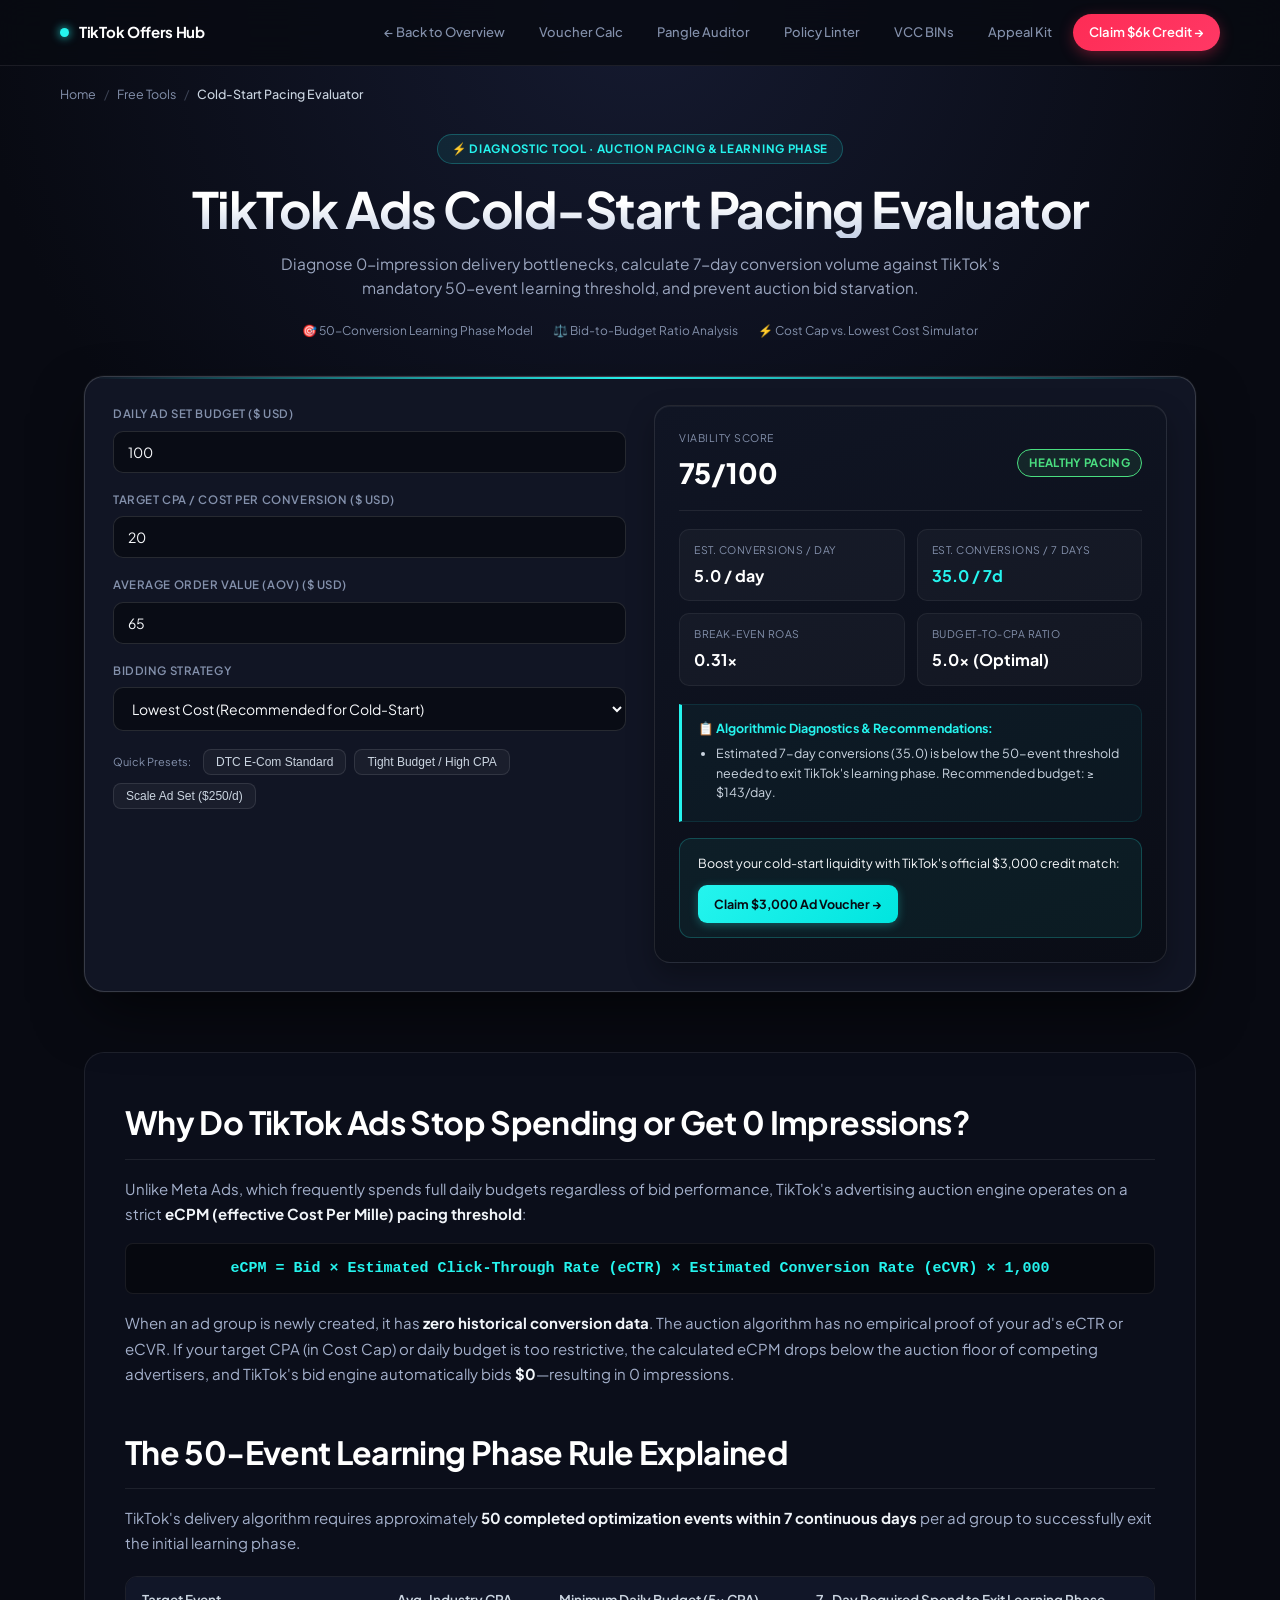
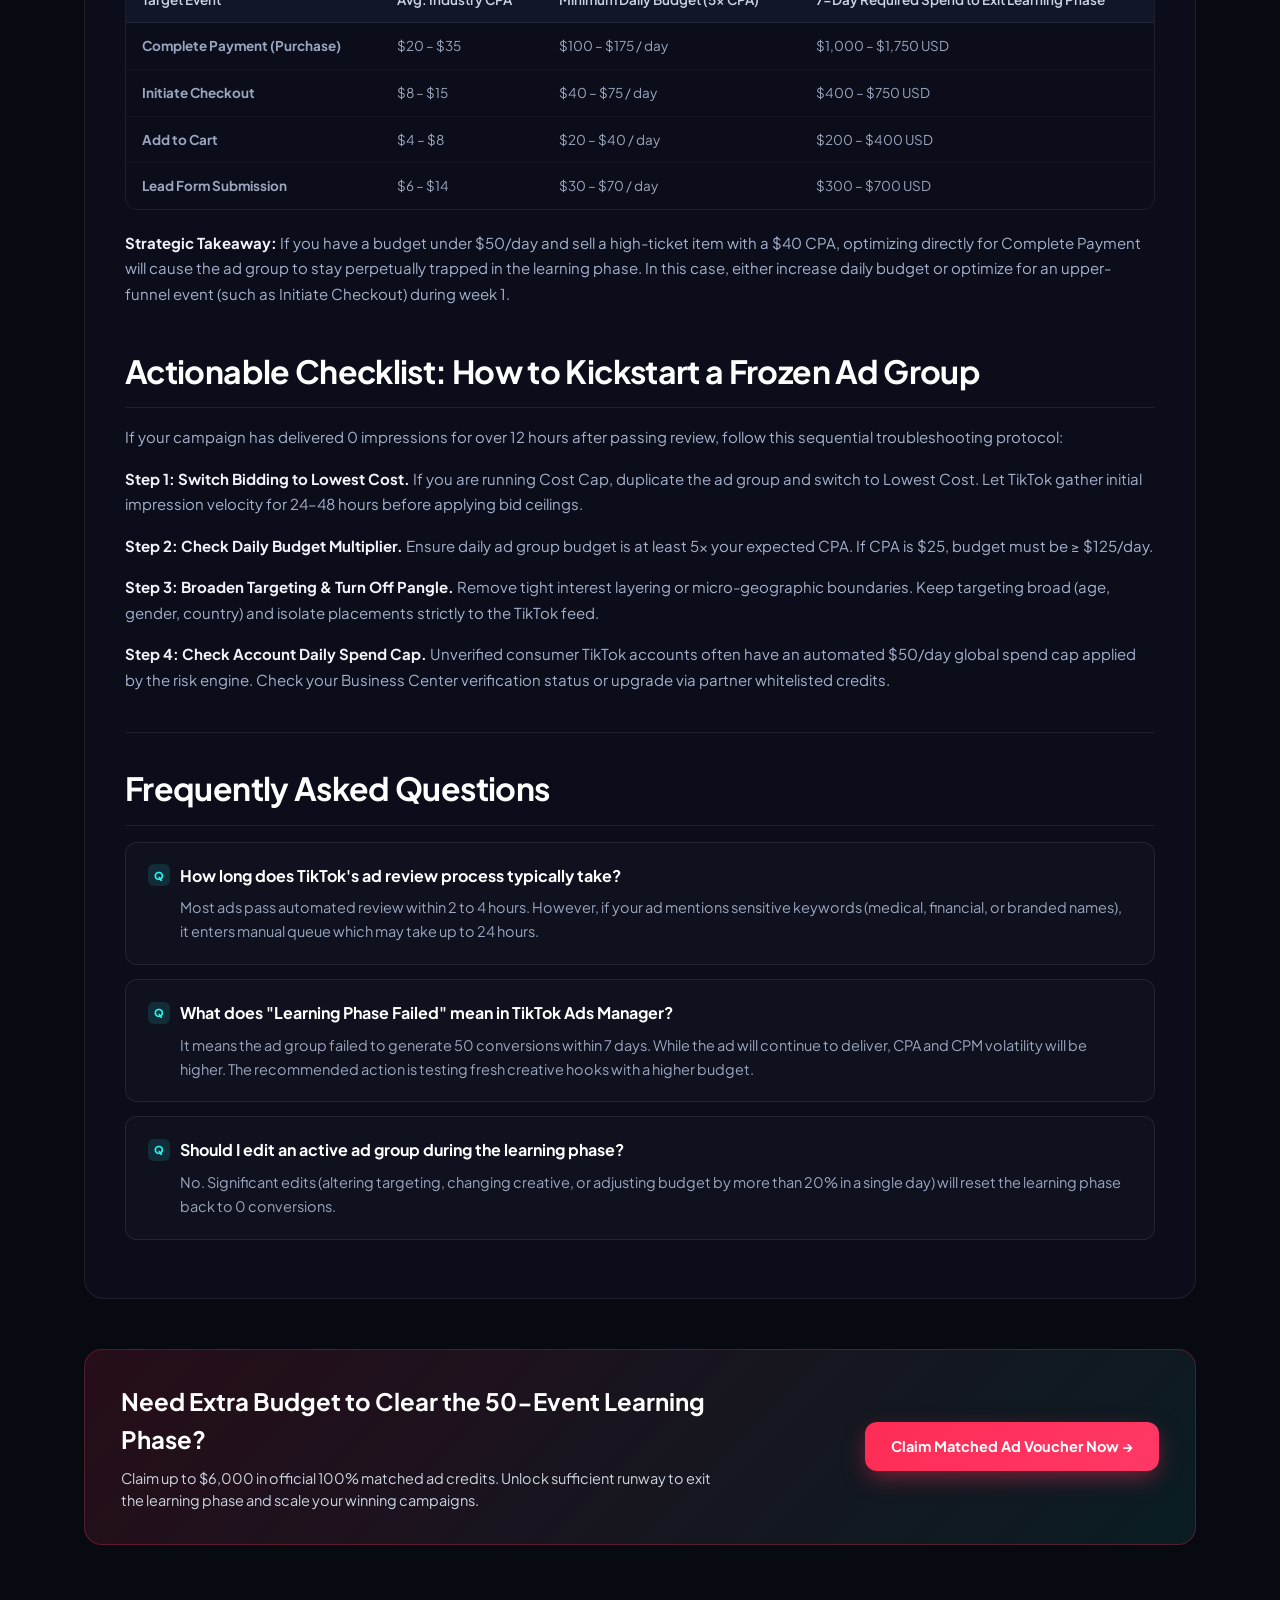
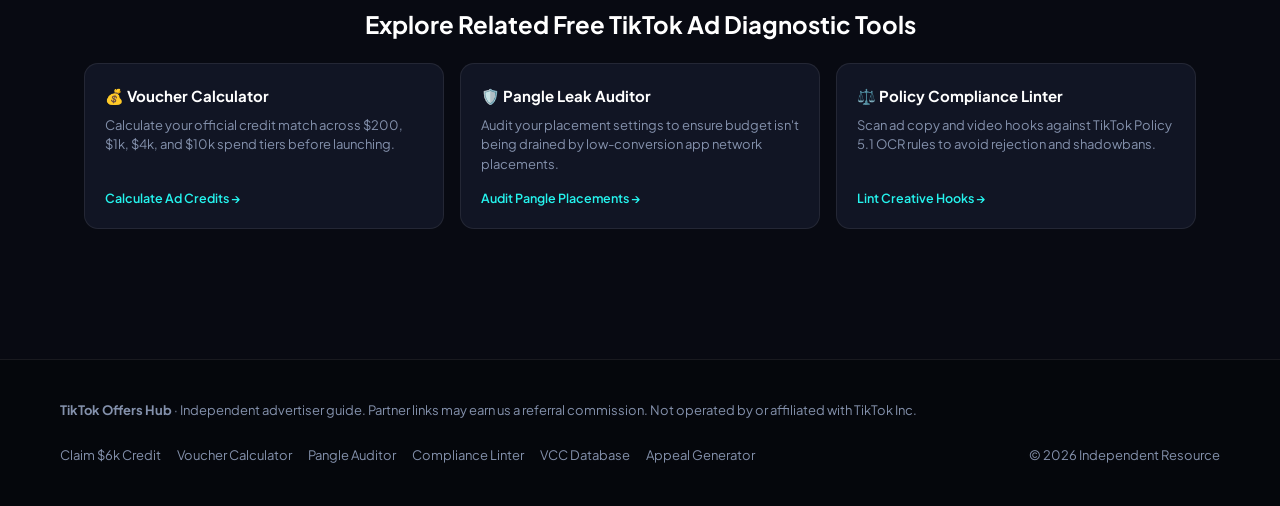
<file: tools/cold-start-evaluator/index.html>
<!DOCTYPE html>
<html lang="en">
<head>
  <meta charset="UTF-8">
  <meta name="viewport" content="width=device-width, initial-scale=1.0">
  <title>TikTok Ads Cold-Start Pacing Evaluator | Fix 0 Impressions & Starved Auctions</title>
  <meta name="description" content="Free TikTok Ads Cold-Start Pacing Evaluator. Diagnose why your TikTok ads have 0 impressions or are not spending. Calculate learning phase conversion viability and optimal bid-to-budget ratios.">
  <link rel="canonical" href="https://adgrowth-lab.github.io/tools/cold-start-evaluator/">
  <meta name="color-scheme" content="dark">

  <!-- OpenGraph / Social Sharing -->
  <meta property="og:type" content="website">
  <meta property="og:url" content="https://adgrowth-lab.github.io/tools/cold-start-evaluator/">
  <meta property="og:title" content="TikTok Ads Cold-Start Pacing Evaluator | Fix 0 Impressions">
  <meta property="og:description" content="Calculate your 50-event learning phase viability and diagnose zero-spend auctions on TikTok Ads Manager.">
  <meta property="og:site_name" content="TikTok Offers Hub">
  <meta name="twitter:card" content="summary_large_image">

  <!-- Fonts & Shared Design System -->
  <link rel="preconnect" href="https://fonts.googleapis.com">
  <link rel="preconnect" href="https://fonts.gstatic.com" crossorigin>
  <link href="https://fonts.googleapis.com/css2?family=Plus+Jakarta+Sans:wght@400;500;600;700;800&display=swap" rel="stylesheet">
  <link rel="preconnect" href="https://api.fontshare.com">
  <link href="https://api.fontshare.com/v2/css?f[]=clash-grotesk@500,600,700&display=swap" rel="stylesheet">
  <link rel="stylesheet" href="../../assets/tools.css">

  <!-- Schema.org JSON-LD Structured Data -->
  <script type="application/ld+json">
  {
    "@context": "https://schema.org",
    "@graph": [
      {
        "@type": "WebApplication",
        "name": "TikTok Ads Cold-Start Pacing Evaluator",
        "url": "https://adgrowth-lab.github.io/tools/cold-start-evaluator/",
        "applicationCategory": "BusinessApplication",
        "operatingSystem": "All",
        "offers": {
          "@type": "Offer",
          "price": "0",
          "priceCurrency": "USD"
        },
        "description": "Diagnostic simulator calculating 7-day conversion pacing, auction bid starvation risk, and break-even ROAS requirements on TikTok Ads Manager."
      },
      {
        "@type": "BreadcrumbList",
        "itemListElement": [
          {
            "@type": "ListItem",
            "position": 1,
            "name": "Home",
            "item": "https://adgrowth-lab.github.io/"
          },
          {
            "@type": "ListItem",
            "position": 2,
            "name": "Free Tools",
            "item": "https://adgrowth-lab.github.io/#tools"
          },
          {
            "@type": "ListItem",
            "position": 3,
            "name": "Cold-Start Evaluator",
            "item": "https://adgrowth-lab.github.io/tools/cold-start-evaluator/"
          }
        ]
      },
      {
        "@type": "FAQPage",
        "mainEntity": [
          {
            "@type": "Question",
            "name": "Why are my TikTok ads not spending or stuck at 0 impressions?",
            "acceptedAnswer": {
              "@type": "Answer",
              "text": "The most common causes for TikTok ads not spending are: (1) Setting a Cost Cap target lower than current auction market clearing rates; (2) Daily budget set below 2× to 5× your target CPA, causing auction bid starvation; (3) Targeting an overly narrow audience pool; (4) New account payment verification hold."
            }
          },
          {
            "@type": "Question",
            "name": "What is the 50-conversion threshold for TikTok's learning phase?",
            "acceptedAnswer": {
              "@type": "Answer",
              "text": "TikTok's recommendation engine requires approximately 50 conversion events per ad group within a continuous 7-day window to complete the learning phase. Once exited, the delivery algorithm stabilizes CPA and CPM fluctuations."
            }
          },
          {
            "@type": "Question",
            "name": "Should I use Cost Cap or Lowest Cost for new campaigns?",
            "acceptedAnswer": {
              "@type": "Answer",
              "text": "For initial cold-start testing, Lowest Cost (Maximum Delivery) is strongly recommended for the first 48 to 72 hours. This provides the auction algorithm with baseline conversion signals. Once baseline CPA is established, you can switch winning creatives to Cost Cap."
            }
          },
          {
            "@type": "Question",
            "name": "What is the minimum recommended daily budget for TikTok ad sets?",
            "acceptedAnswer": {
              "@type": "Answer",
              "text": "A standard rule of thumb is setting daily budget to at least 5× your target CPA. For example, if your expected cost per purchase is $20, your daily budget per ad set should be at least $100."
            }
          }
        ]
      }
    ]
  }
  </script>
</head>
<body>

  <!-- Top Navigation -->
  <header class="tools-nav">
    <a href="../../" class="nav-brand">
      <span class="nav-brand-dot"></span>
      <span>TikTok Offers Hub</span>
    </a>
    <nav class="nav-links">
      <a href="../../" class="nav-link-btn">← Back to Overview</a>
      <a href="../voucher-calculator/" class="nav-link-btn">Voucher Calc</a>
      <a href="../pangle-leak-auditor/" class="nav-link-btn">Pangle Auditor</a>
      <a href="../compliance-linter/" class="nav-link-btn">Policy Linter</a>
      <a href="../vcc-bin-evaluator/" class="nav-link-btn">VCC BINs</a>
      <a href="../suspension-appeal/" class="nav-link-btn">Appeal Kit</a>
      <a href="https://getstartedtiktok.partnerlinks.io/apmgdhnv6eng" target="_blank" rel="noopener noreferrer" class="nav-cta-btn">Claim $6k Credit →</a>
    </nav>
  </header>

  <!-- Breadcrumbs -->
  <nav class="breadcrumbs-bar" aria-label="Breadcrumb">
    <a href="../../">Home</a>
    <span class="breadcrumbs-sep">/</span>
    <a href="../../#tools">Free Tools</a>
    <span class="breadcrumbs-sep">/</span>
    <span class="breadcrumbs-current">Cold-Start Pacing Evaluator</span>
  </nav>

  <main class="tool-page-main">
    <!-- Header -->
    <div class="tool-header">
      <span class="tool-pill-badge">⚡ Diagnostic Tool · Auction Pacing &amp; Learning Phase</span>
      <h1 class="tool-title">TikTok Ads Cold-Start Pacing Evaluator</h1>
      <p class="tool-description">
        Diagnose 0-impression delivery bottlenecks, calculate 7-day conversion volume against TikTok's mandatory 50-event learning threshold, and prevent auction bid starvation.
      </p>
      <div class="tool-meta-stats">
        <span>🎯 50-Conversion Learning Phase Model</span>
        <span>⚖️ Bid-to-Budget Ratio Analysis</span>
        <span>⚡ Cost Cap vs. Lowest Cost Simulator</span>
      </div>
    </div>

    <!-- Standalone Workspace -->
    <div class="standalone-workspace">
      <div class="workspace-grid">
        <!-- Input Form -->
        <div>
          <div class="field-group">
            <label class="field-label" for="cs-budget">Daily Ad Set Budget ($ USD)</label>
            <input type="number" id="cs-budget" class="input-control" value="100" min="5" step="10" oninput="runColdStartDiag()">
          </div>

          <div class="field-group">
            <label class="field-label" for="cs-cpa">Target CPA / Cost Per Conversion ($ USD)</label>
            <input type="number" id="cs-cpa" class="input-control" value="20" min="1" step="1" oninput="runColdStartDiag()">
          </div>

          <div class="field-group">
            <label class="field-label" for="cs-aov">Average Order Value (AOV) ($ USD)</label>
            <input type="number" id="cs-aov" class="input-control" value="65" min="1" step="5" oninput="runColdStartDiag()">
          </div>

          <div class="field-group">
            <label class="field-label" for="cs-bidding">Bidding Strategy</label>
            <select id="cs-bidding" class="select-control" onchange="runColdStartDiag()">
              <option value="lowest_cost" selected>Lowest Cost (Recommended for Cold-Start)</option>
              <option value="cost_cap">Cost Cap (Strict CPA Ceiling)</option>
            </select>
          </div>

          <div class="presets-list">
            <span style="font-size: 11px; color: var(--muted); align-self: center; margin-right: 4px;">Quick Presets:</span>
            <button type="button" class="preset-chip" onclick="setPreset(50, 15, 55, 'lowest_cost')">DTC E-Com Standard</button>
            <button type="button" class="preset-chip" onclick="setPreset(20, 25, 45, 'cost_cap')">Tight Budget / High CPA</button>
            <button type="button" class="preset-chip" onclick="setPreset(250, 22, 85, 'lowest_cost')">Scale Ad Set ($250/d)</button>
          </div>
        </div>

        <!-- Diagnostic Result Card -->
        <div class="result-card">
          <div>
            <div class="result-header">
              <div>
                <div class="metric-tile-label">Viability Score</div>
                <div style="font-size: 28px; font-weight: 800; color: #fff;" id="cs-score-val">75/100</div>
              </div>
              <span class="score-badge" id="cs-score-status" style="background: rgba(74,222,128,0.1); border-color: rgba(74,222,128,0.3); color: #4ade80;">HEALTHY PACING</span>
            </div>

            <div class="metrics-row">
              <div class="metric-tile">
                <div class="metric-tile-label">Est. Conversions / Day</div>
                <div class="metric-tile-val" id="cs-daily-conv">5.0 / day</div>
              </div>
              <div class="metric-tile">
                <div class="metric-tile-label">Est. Conversions / 7 Days</div>
                <div class="metric-tile-val" id="cs-weekly-conv" style="color: #25f4ee;">35.0 / 7d</div>
              </div>
              <div class="metric-tile">
                <div class="metric-tile-label">Break-Even ROAS</div>
                <div class="metric-tile-val" id="cs-roas-val">0.31×</div>
              </div>
              <div class="metric-tile">
                <div class="metric-tile-label">Budget-to-CPA Ratio</div>
                <div class="metric-tile-val" id="cs-ratio-val">5.0× (Optimal)</div>
              </div>
            </div>

            <div class="advice-callout">
              <strong style="color: #25f4ee; display: block; margin-bottom: 6px;">📋 Algorithmic Diagnostics &amp; Recommendations:</strong>
              <ul id="cs-advice-list">
                <li>Budget satisfies standard auction entry thresholds.</li>
              </ul>
            </div>
          </div>

          <div class="action-cta-banner">
            <span>Boost your cold-start liquidity with TikTok's official $3,000 credit match:</span>
            <a href="https://getstartedtiktok.partnerlinks.io/apmgdhnv6eng" target="_blank" rel="noopener noreferrer" class="btn-accent-glow">
              Claim $3,000 Ad Voucher →
            </a>
          </div>
        </div>
      </div>
    </div>

    <!-- Educational Deep-Dive Content (Information Gain) -->
    <article class="educational-guide">
      <section class="guide-section">
        <h2 class="guide-heading-2">Why Do TikTok Ads Stop Spending or Get 0 Impressions?</h2>
        <p class="guide-paragraph">
          Unlike Meta Ads, which frequently spends full daily budgets regardless of bid performance, TikTok's advertising auction engine operates on a strict <strong>eCPM (effective Cost Per Mille) pacing threshold</strong>:
        </p>
        <p class="guide-paragraph" style="text-align: center; font-family: monospace; background: rgba(0,0,0,0.4); padding: 12px; border-radius: 8px; border: 1px solid var(--line);">
          <strong style="color: #25f4ee;">eCPM = Bid × Estimated Click-Through Rate (eCTR) × Estimated Conversion Rate (eCVR) × 1,000</strong>
        </p>
        <p class="guide-paragraph">
          When an ad group is newly created, it has <strong>zero historical conversion data</strong>. The auction algorithm has no empirical proof of your ad's eCTR or eCVR. If your target CPA (in Cost Cap) or daily budget is too restrictive, the calculated eCPM drops below the auction floor of competing advertisers, and TikTok's bid engine automatically bids <strong>$0</strong>—resulting in 0 impressions.
        </p>
      </section>

      <section class="guide-section">
        <h2 class="guide-heading-2">The 50-Event Learning Phase Rule Explained</h2>
        <p class="guide-paragraph">
          TikTok's delivery algorithm requires approximately <strong>50 completed optimization events within 7 continuous days</strong> per ad group to successfully exit the initial learning phase.
        </p>
        <div class="guide-table-wrap">
          <table class="guide-table">
            <thead>
              <tr>
                <th>Target Event</th>
                <th>Avg. Industry CPA</th>
                <th>Minimum Daily Budget (5× CPA)</th>
                <th>7-Day Required Spend to Exit Learning Phase</th>
              </tr>
            </thead>
            <tbody>
              <tr>
                <td><strong>Complete Payment (Purchase)</strong></td>
                <td>$20 – $35</td>
                <td>$100 – $175 / day</td>
                <td>$1,000 – $1,750 USD</td>
              </tr>
              <tr>
                <td><strong>Initiate Checkout</strong></td>
                <td>$8 – $15</td>
                <td>$40 – $75 / day</td>
                <td>$400 – $750 USD</td>
              </tr>
              <tr>
                <td><strong>Add to Cart</strong></td>
                <td>$4 – $8</td>
                <td>$20 – $40 / day</td>
                <td>$200 – $400 USD</td>
              </tr>
              <tr>
                <td><strong>Lead Form Submission</strong></td>
                <td>$6 – $14</td>
                <td>$30 – $70 / day</td>
                <td>$300 – $700 USD</td>
              </tr>
            </tbody>
          </table>
        </div>
        <p class="guide-paragraph">
          <strong>Strategic Takeaway:</strong> If you have a budget under $50/day and sell a high-ticket item with a $40 CPA, optimizing directly for Complete Payment will cause the ad group to stay perpetually trapped in the learning phase. In this case, either increase daily budget or optimize for an upper-funnel event (such as Initiate Checkout) during week 1.
        </p>
      </section>

      <section class="guide-section">
        <h2 class="guide-heading-2">Actionable Checklist: How to Kickstart a Frozen Ad Group</h2>
        <p class="guide-paragraph">
          If your campaign has delivered 0 impressions for over 12 hours after passing review, follow this sequential troubleshooting protocol:
        </p>
        <p class="guide-paragraph">
          <strong>Step 1: Switch Bidding to Lowest Cost.</strong> If you are running Cost Cap, duplicate the ad group and switch to Lowest Cost. Let TikTok gather initial impression velocity for 24–48 hours before applying bid ceilings.
        </p>
        <p class="guide-paragraph">
          <strong>Step 2: Check Daily Budget Multiplier.</strong> Ensure daily ad group budget is at least 5× your expected CPA. If CPA is $25, budget must be ≥ $125/day.
        </p>
        <p class="guide-paragraph">
          <strong>Step 3: Broaden Targeting &amp; Turn Off Pangle.</strong> Remove tight interest layering or micro-geographic boundaries. Keep targeting broad (age, gender, country) and isolate placements strictly to the TikTok feed.
        </p>
        <p class="guide-paragraph">
          <strong>Step 4: Check Account Daily Spend Cap.</strong> Unverified consumer TikTok accounts often have an automated $50/day global spend cap applied by the risk engine. Check your Business Center verification status or upgrade via partner whitelisted credits.
        </p>
      </section>

      <!-- FAQ Section -->
      <section class="faq-section">
        <h2 class="guide-heading-2">Frequently Asked Questions</h2>
        
        <div class="faq-item">
          <h3 class="faq-question">How long does TikTok's ad review process typically take?</h3>
          <div class="faq-answer">
            Most ads pass automated review within 2 to 4 hours. However, if your ad mentions sensitive keywords (medical, financial, or branded names), it enters manual queue which may take up to 24 hours.
          </div>
        </div>

        <div class="faq-item">
          <h3 class="faq-question">What does "Learning Phase Failed" mean in TikTok Ads Manager?</h3>
          <div class="faq-answer">
            It means the ad group failed to generate 50 conversions within 7 days. While the ad will continue to deliver, CPA and CPM volatility will be higher. The recommended action is testing fresh creative hooks with a higher budget.
          </div>
        </div>

        <div class="faq-item">
          <h3 class="faq-question">Should I edit an active ad group during the learning phase?</h3>
          <div class="faq-answer">
            No. Significant edits (altering targeting, changing creative, or adjusting budget by more than 20% in a single day) will reset the learning phase back to 0 conversions.
          </div>
        </div>
      </section>
    </article>

    <!-- Partner Registration Banner -->
    <div class="voucher-cta-card">
      <div class="voucher-cta-left">
        <h2 class="voucher-cta-title">Need Extra Budget to Clear the 50-Event Learning Phase?</h2>
        <p class="voucher-cta-sub">
          Claim up to $6,000 in official 100% matched ad credits. Unlock sufficient runway to exit the learning phase and scale your winning campaigns.
        </p>
      </div>
      <a href="https://getstartedtiktok.partnerlinks.io/apmgdhnv6eng" target="_blank" rel="noopener noreferrer" class="btn-voucher-main">
        Claim Matched Ad Voucher Now →
      </a>
    </div>

    <!-- Topical Silo Cross-Links -->
    <section class="silo-grid-section">
      <h2 class="silo-heading">Explore Related Free TikTok Ad Diagnostic Tools</h2>
      <div class="silo-cards">
        <div class="silo-card">
          <h3 class="silo-card-title">💰 Voucher Calculator</h3>
          <p class="silo-card-desc">Calculate your official credit match across $200, $1k, $4k, and $10k spend tiers before launching.</p>
          <a href="../voucher-calculator/" class="silo-card-link">Calculate Ad Credits →</a>
        </div>
        <div class="silo-card">
          <h3 class="silo-card-title">🛡️ Pangle Leak Auditor</h3>
          <p class="silo-card-desc">Audit your placement settings to ensure budget isn't being drained by low-conversion app network placements.</p>
          <a href="../pangle-leak-auditor/" class="silo-card-link">Audit Pangle Placements →</a>
        </div>
        <div class="silo-card">
          <h3 class="silo-card-title">⚖️ Policy Compliance Linter</h3>
          <p class="silo-card-desc">Scan ad copy and video hooks against TikTok Policy 5.1 OCR rules to avoid rejection and shadowbans.</p>
          <a href="../compliance-linter/" class="silo-card-link">Lint Creative Hooks →</a>
        </div>
      </div>
    </section>
  </main>

  <!-- Footer -->
  <footer class="site-footer">
    <div class="footer-brand">
      <strong>TikTok Offers Hub</strong> · Independent advertiser guide. Partner links may earn us a referral commission. Not operated by or affiliated with TikTok Inc.
    </div>
    <div class="footer-links">
      <a href="https://getstartedtiktok.partnerlinks.io/apmgdhnv6eng" target="_blank" rel="noopener noreferrer" class="footer-link">Claim $6k Credit</a>
      <a href="../voucher-calculator/" class="footer-link">Voucher Calculator</a>
      <a href="../pangle-leak-auditor/" class="footer-link">Pangle Auditor</a>
      <a href="../compliance-linter/" class="footer-link">Compliance Linter</a>
      <a href="../vcc-bin-evaluator/" class="footer-link">VCC Database</a>
      <a href="../suspension-appeal/" class="footer-link">Appeal Generator</a>
    </div>
    <span>© 2026 Independent Resource</span>
  </footer>

  <script>
    function runColdStartDiag() {
      const budget = parseFloat(document.getElementById('cs-budget').value) || 0;
      const targetCpa = parseFloat(document.getElementById('cs-cpa').value) || 0;
      const aov = parseFloat(document.getElementById('cs-aov').value) || 0;
      const bidding = document.getElementById('cs-bidding').value;

      if (budget <= 0 || targetCpa <= 0) return;

      const dailyConv = budget / targetCpa;
      const weeklyConv = dailyConv * 7;
      const breakEvenRoas = aov > 0 ? (targetCpa / aov).toFixed(2) : 'N/A';
      const ratio = budget / targetCpa;

      let score = 100;
      let pacingStatus = "HEALTHY PACING";
      let pacingColor = "#4ade80";
      let advice = [];

      if (ratio < 2) {
        score -= 40;
        advice.push("Budget is less than 2× Target CPA. Critical risk of 0 impressions or auction starvation.");
      } else if (ratio < 5) {
        score -= 20;
        advice.push("Budget is tight (<5× CPA). Daily auction delivery may fluctuate significantly.");
      }

      if (weeklyConv < 50) {
        score -= 25;
        const recBudget = Math.ceil((50 / 7) * targetCpa);
        advice.push(`Estimated 7-day conversions (${weeklyConv.toFixed(1)}) is below the 50-event threshold needed to exit TikTok's learning phase. Recommended budget: ≥ $${recBudget}/day.`);
      } else {
        advice.push(`Projected 7-day conversions (${weeklyConv.toFixed(1)}) comfortably satisfies TikTok's 50-conversion learning phase requirement.`);
      }

      if (bidding === 'cost_cap' && ratio < 5) {
        score -= 20;
        advice.push("Cost Cap bidding with a restrictive budget often causes TikTok's auction algorithm to bid $0. Switch to 'Lowest Cost' for initial 48h signal gathering.");
      }

      if (budget <= 50) {
        advice.push("Standard personal ad accounts are capped at $50/day. Upgrade to an Agency whitelisted line to scale winning ads.");
      }

      score = Math.max(10, Math.min(100, score));
      if (score < 50) {
        pacingStatus = "CRITICAL ZERO-SPEND RISK";
        pacingColor = "#fe2c55";
      } else if (score < 75) {
        pacingStatus = "MODERATE VOLATILITY";
        pacingColor = "#ffbc25";
      }

      document.getElementById('cs-score-val').textContent = score + '/100';
      const statusEl = document.getElementById('cs-score-status');
      statusEl.textContent = pacingStatus;
      statusEl.style.color = pacingColor;
      statusEl.style.borderColor = pacingColor;
      statusEl.style.background = pacingColor + '18';

      document.getElementById('cs-daily-conv').textContent = dailyConv.toFixed(1) + ' / day';
      document.getElementById('cs-weekly-conv').textContent = weeklyConv.toFixed(1) + ' / 7d';
      document.getElementById('cs-roas-val').textContent = breakEvenRoas !== 'N/A' ? breakEvenRoas + '×' : 'N/A';
      document.getElementById('cs-ratio-val').textContent = ratio.toFixed(1) + '× (' + (ratio >= 5 ? 'Optimal' : ratio >= 2 ? 'Tight' : 'Starved') + ')';

      const adviceEl = document.getElementById('cs-advice-list');
      adviceEl.innerHTML = advice.map(msg => `<li>${msg}</li>`).join('');
    }

    function setPreset(budget, cpa, aov, bidding) {
      document.getElementById('cs-budget').value = budget;
      document.getElementById('cs-cpa').value = cpa;
      document.getElementById('cs-aov').value = aov;
      document.getElementById('cs-bidding').value = bidding;
      runColdStartDiag();
    }

    // Initialize on load
    runColdStartDiag();
  </script>
</body>
</html>
</file>
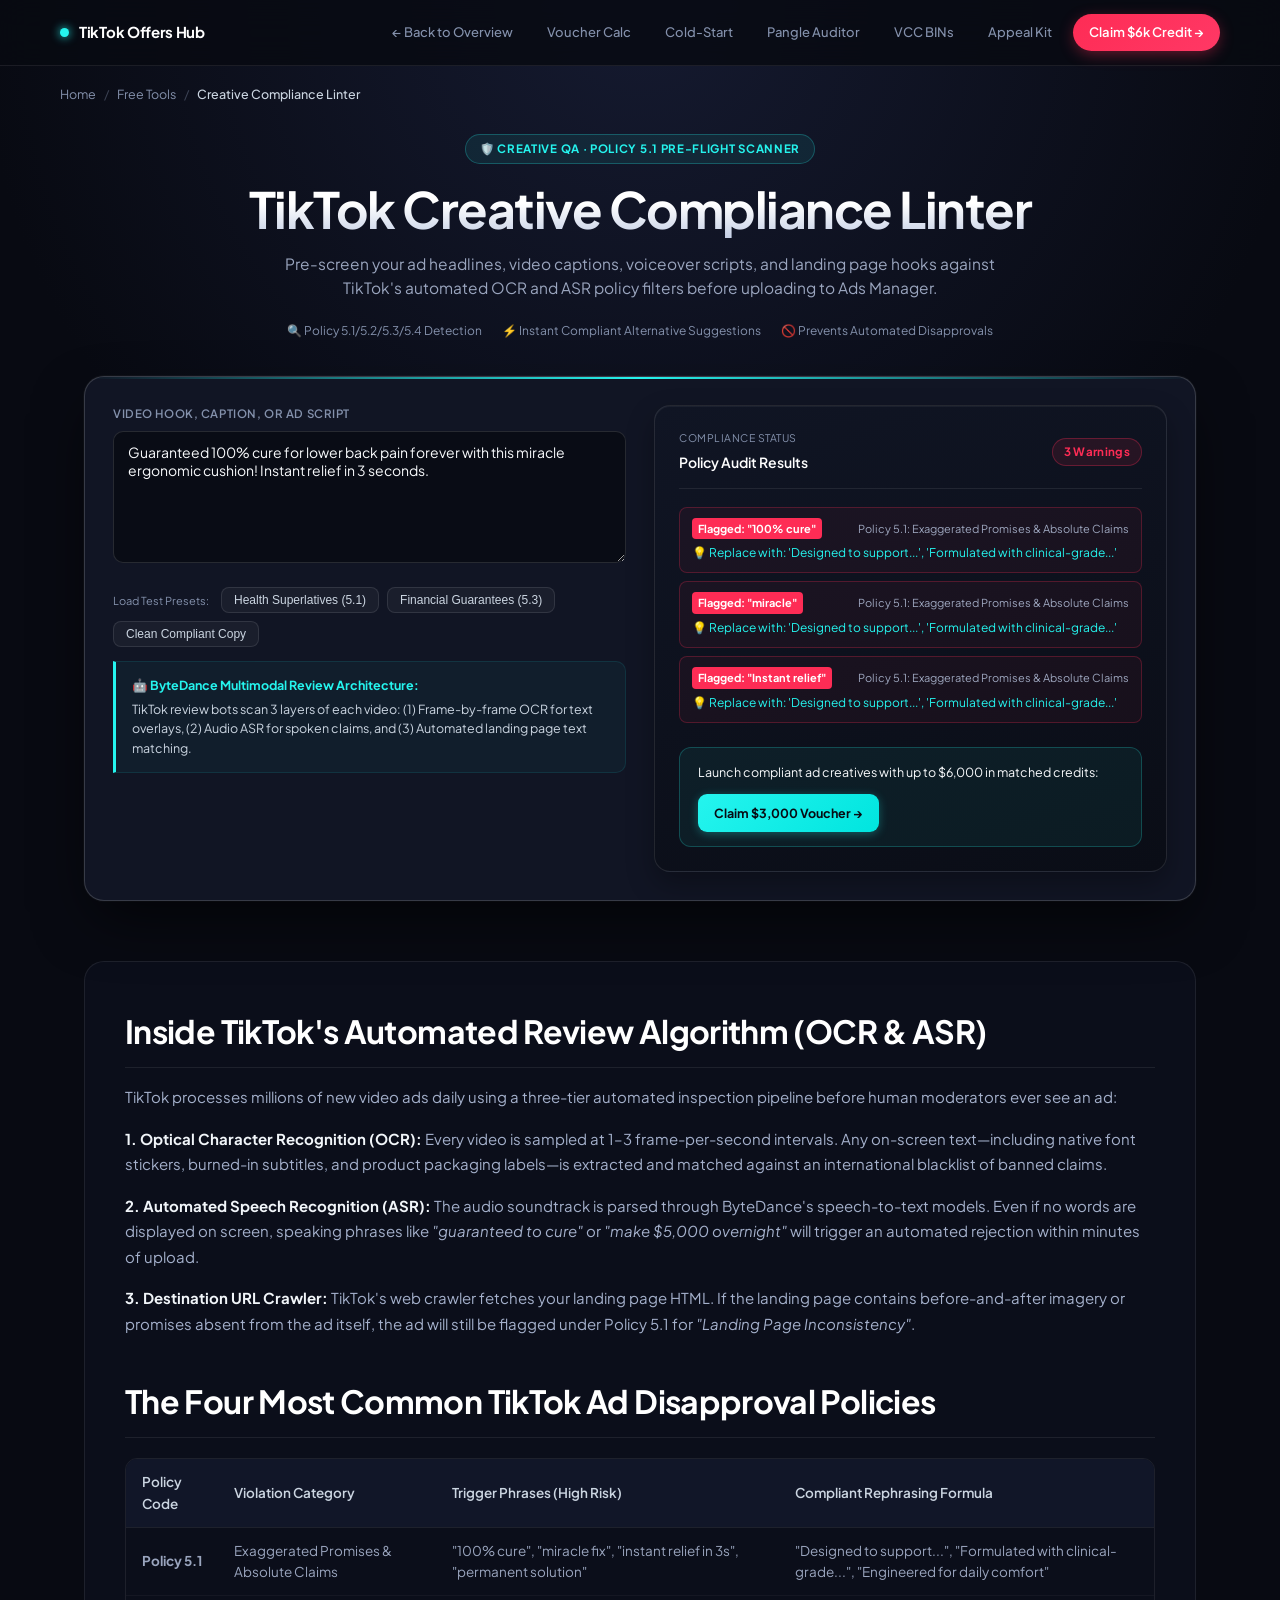
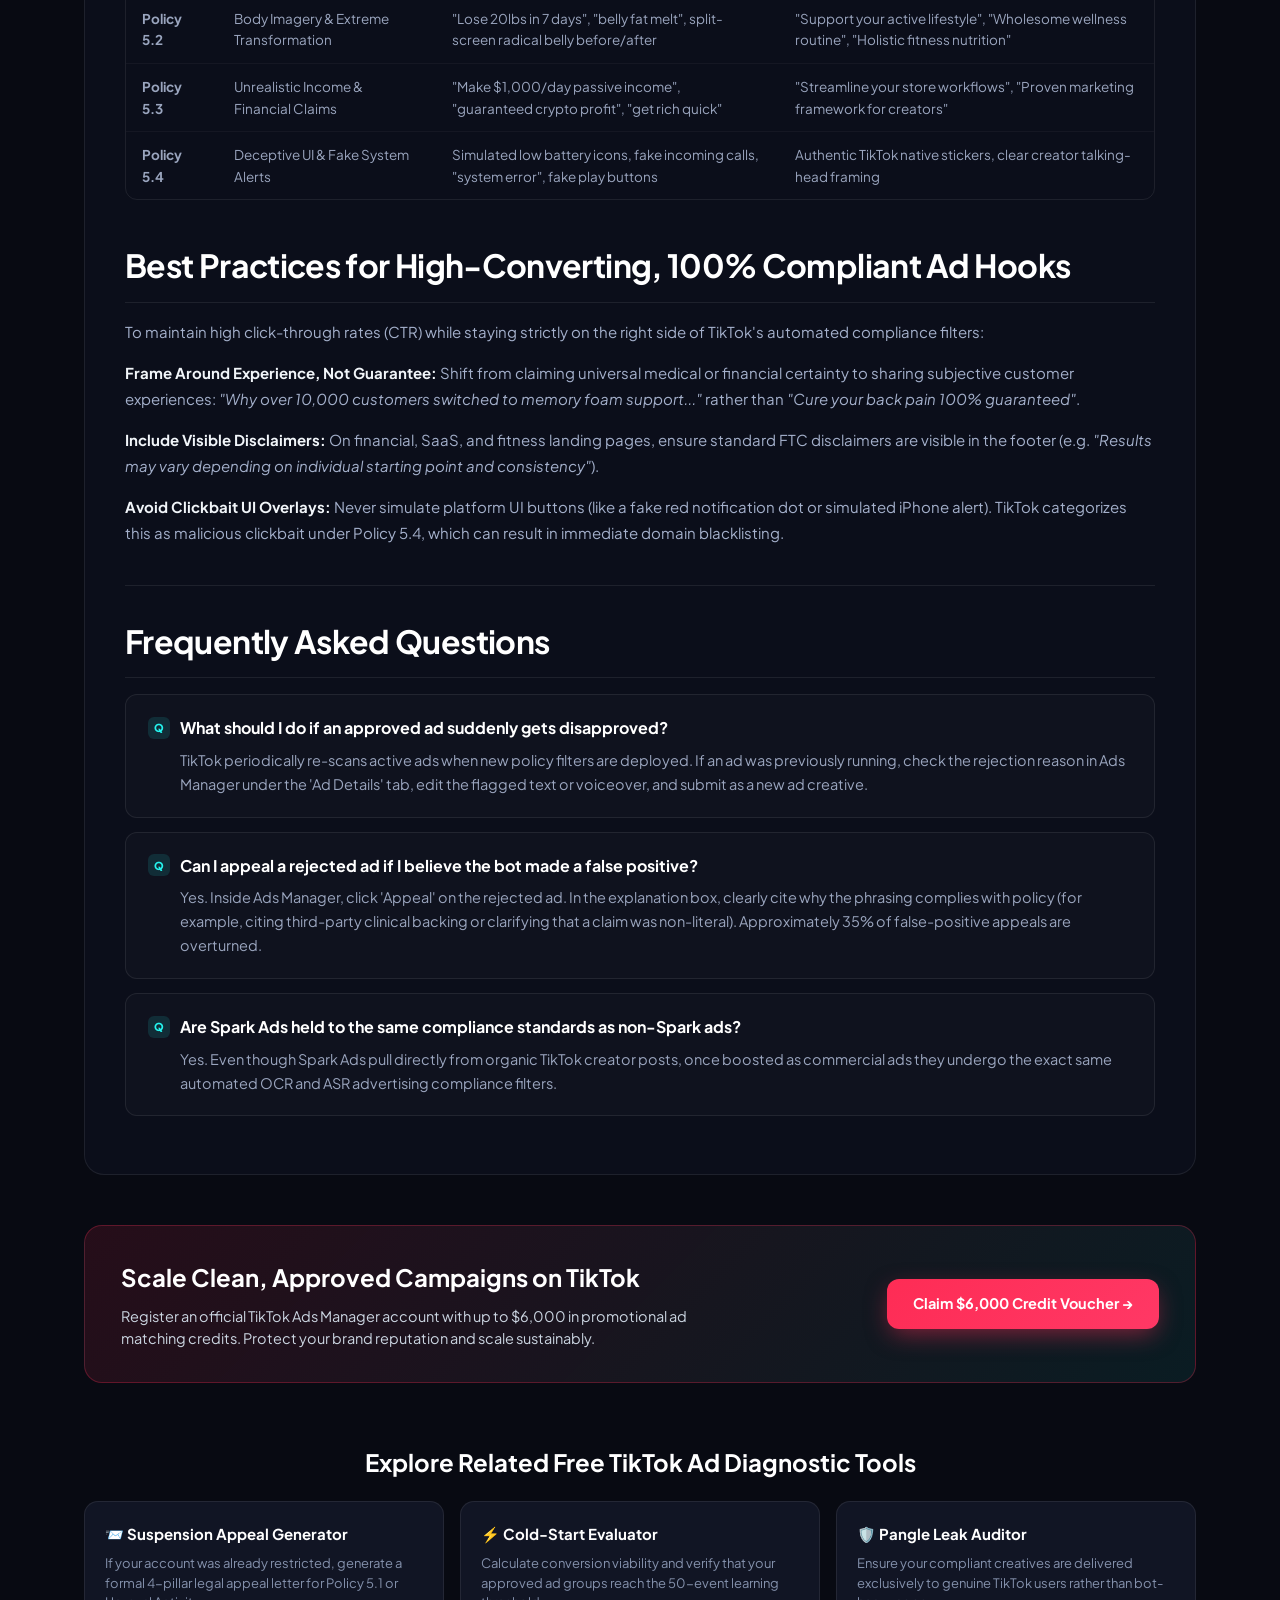
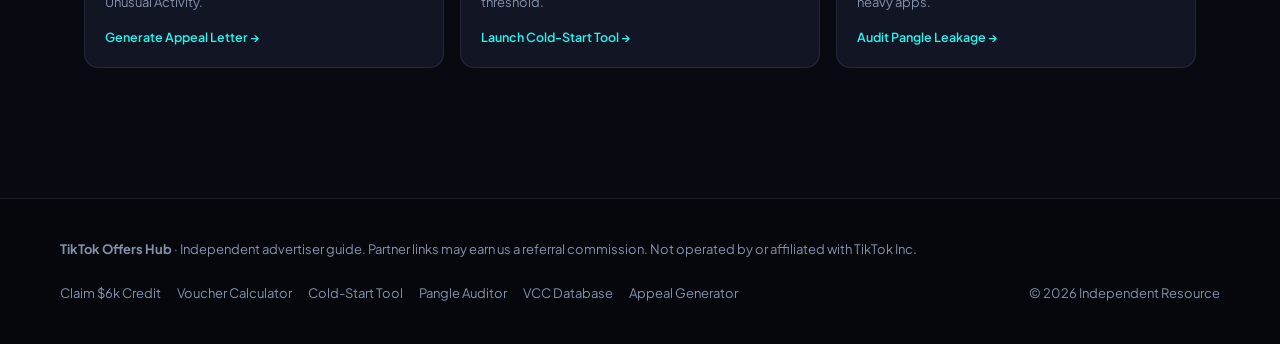
<file: tools/compliance-linter/index.html>
<!DOCTYPE html>
<html lang="en">
<head>
  <meta charset="UTF-8">
  <meta name="viewport" content="width=device-width, initial-scale=1.0">
  <title>TikTok Creative Compliance Linter | Instant Policy 5.1 & Misleading Claim Checker</title>
  <meta name="description" content="Free TikTok Creative Compliance Linter. Scan ad copy, video text overlays, and audio voiceover scripts for Policy 5.1 violations, absolute claims, body transformation triggers, and deceptive alerts.">
  <link rel="canonical" href="https://adgrowth-lab.github.io/tools/compliance-linter/">
  <meta name="color-scheme" content="dark">

  <!-- OpenGraph / Social Sharing -->
  <meta property="og:type" content="website">
  <meta property="og:url" content="https://adgrowth-lab.github.io/tools/compliance-linter/">
  <meta property="og:title" content="TikTok Creative Compliance Linter | Policy 5.1 & Misleading Claim Checker">
  <meta property="og:description" content="Real-time copy scanner testing ad scripts against TikTok advertising policies to prevent automated disapprovals and shadowbans.">
  <meta property="og:site_name" content="TikTok Offers Hub">
  <meta name="twitter:card" content="summary_large_image">

  <!-- Fonts & Shared Design System -->
  <link rel="preconnect" href="https://fonts.googleapis.com">
  <link rel="preconnect" href="https://fonts.gstatic.com" crossorigin>
  <link href="https://fonts.googleapis.com/css2?family=Plus+Jakarta+Sans:wght@400;500;600;700;800&display=swap" rel="stylesheet">
  <link rel="preconnect" href="https://api.fontshare.com">
  <link href="https://api.fontshare.com/v2/css?f[]=clash-grotesk@500,600,700&display=swap" rel="stylesheet">
  <link rel="stylesheet" href="../../assets/tools.css">

  <!-- Schema.org JSON-LD Structured Data -->
  <script type="application/ld+json">
  {
    "@context": "https://schema.org",
    "@graph": [
      {
        "@type": "WebApplication",
        "name": "TikTok Creative Compliance Linter",
        "url": "https://adgrowth-lab.github.io/tools/compliance-linter/",
        "applicationCategory": "BusinessApplication",
        "operatingSystem": "All",
        "offers": {
          "@type": "Offer",
          "price": "0",
          "priceCurrency": "USD"
        },
        "description": "Real-time compliance linter and keyword scanner checking ad text against TikTok Policy 5.1 (Misleading Claims), 5.2 (Body Imagery), 5.3 (Financial Guarantees), and 5.4 (Deceptive UI)."
      },
      {
        "@type": "BreadcrumbList",
        "itemListElement": [
          {
            "@type": "ListItem",
            "position": 1,
            "name": "Home",
            "item": "https://adgrowth-lab.github.io/"
          },
          {
            "@type": "ListItem",
            "position": 2,
            "name": "Free Tools",
            "item": "https://adgrowth-lab.github.io/#tools"
          },
          {
            "@type": "ListItem",
            "position": 3,
            "name": "Compliance Linter",
            "item": "https://adgrowth-lab.github.io/tools/compliance-linter/"
          }
        ]
      },
      {
        "@type": "FAQPage",
        "mainEntity": [
          {
            "@type": "Question",
            "name": "What is TikTok Advertising Policy 5.1 (Misleading Claims)?",
            "acceptedAnswer": {
              "@type": "Answer",
              "text": "Policy 5.1 prohibits ads that make exaggerated, unsubstantiated promises or guarantee absolute outcomes that cannot be universally verified. Examples include '100% cure', 'instant permanent relief', or 'guaranteed profit in 24 hours'."
            }
          },
          {
            "@type": "Question",
            "name": "Does TikTok scan words inside video audio and screen text?",
            "acceptedAnswer": {
              "@type": "Answer",
              "text": "Yes. ByteDance's automated review system uses Optical Character Recognition (OCR) to extract all text stickers and captions shown on screen, as well as Automated Speech Recognition (ASR) to transcribe voiceovers and background dialogue into text for policy analysis."
            }
          },
          {
            "@type": "Question",
            "name": "How can I make my health or beauty ad copy compliant?",
            "acceptedAnswer": {
              "@type": "Answer",
              "text": "Replace absolute superlatives ('cure', 'eradicate', '100% effective') with supportive, structure-function phrasing ('designed to support natural skin barrier', 'formulated with dermatologist-tested ingredients'). Avoid drastic split-screen before-and-after body imagery."
            }
          },
          {
            "@type": "Question",
            "name": "Will a creative policy violation cause my entire ad account to be suspended?",
            "acceptedAnswer": {
              "@type": "Answer",
              "text": "A single rejected ad usually only pauses that specific ad creative. However, repeatedly submitting rejected ads without addressing the underlying policy violation triggers TikTok's cumulative Risk Engine, which can lead to an automated ad account suspension."
            }
          }
        ]
      }
    ]
  }
  </script>
</head>
<body>

  <!-- Top Navigation -->
  <header class="tools-nav">
    <a href="../../" class="nav-brand">
      <span class="nav-brand-dot"></span>
      <span>TikTok Offers Hub</span>
    </a>
    <nav class="nav-links">
      <a href="../../" class="nav-link-btn">← Back to Overview</a>
      <a href="../voucher-calculator/" class="nav-link-btn">Voucher Calc</a>
      <a href="../cold-start-evaluator/" class="nav-link-btn">Cold-Start</a>
      <a href="../pangle-leak-auditor/" class="nav-link-btn">Pangle Auditor</a>
      <a href="../vcc-bin-evaluator/" class="nav-link-btn">VCC BINs</a>
      <a href="../suspension-appeal/" class="nav-link-btn">Appeal Kit</a>
      <a href="https://getstartedtiktok.partnerlinks.io/apmgdhnv6eng" target="_blank" rel="noopener noreferrer" class="nav-cta-btn">Claim $6k Credit →</a>
    </nav>
  </header>

  <!-- Breadcrumbs -->
  <nav class="breadcrumbs-bar" aria-label="Breadcrumb">
    <a href="../../">Home</a>
    <span class="breadcrumbs-sep">/</span>
    <a href="../../#tools">Free Tools</a>
    <span class="breadcrumbs-sep">/</span>
    <span class="breadcrumbs-current">Creative Compliance Linter</span>
  </nav>

  <main class="tool-page-main">
    <!-- Header -->
    <div class="tool-header">
      <span class="tool-pill-badge">🛡️ Creative QA · Policy 5.1 Pre-Flight Scanner</span>
      <h1 class="tool-title">TikTok Creative Compliance Linter</h1>
      <p class="tool-description">
        Pre-screen your ad headlines, video captions, voiceover scripts, and landing page hooks against TikTok's automated OCR and ASR policy filters before uploading to Ads Manager.
      </p>
      <div class="tool-meta-stats">
        <span>🔍 Policy 5.1/5.2/5.3/5.4 Detection</span>
        <span>⚡ Instant Compliant Alternative Suggestions</span>
        <span>🚫 Prevents Automated Disapprovals</span>
      </div>
    </div>

    <!-- Standalone Workspace -->
    <div class="standalone-workspace">
      <div class="workspace-grid">
        <!-- Input Controls -->
        <div>
          <div class="field-group">
            <label class="field-label" for="linter-input-text">Video Hook, Caption, or Ad Script</label>
            <textarea id="linter-input-text" class="textarea-control" rows="6" placeholder="Paste ad copy, text overlays, or voiceover script to inspect..." oninput="runCreativeLinter()">Guaranteed 100% cure for lower back pain forever with this miracle ergonomic cushion! Instant relief in 3 seconds.</textarea>
          </div>

          <div class="presets-list">
            <span style="font-size: 11px; color: var(--muted); align-self: center; margin-right: 4px;">Load Test Presets:</span>
            <button type="button" class="preset-chip" onclick="loadLinterPreset('health')">Health Superlatives (5.1)</button>
            <button type="button" class="preset-chip" onclick="loadLinterPreset('finance')">Financial Guarantees (5.3)</button>
            <button type="button" class="preset-chip" onclick="loadLinterPreset('clean')">Clean Compliant Copy</button>
          </div>

          <div class="advice-callout" style="margin-top: 14px;">
            <strong style="color: #25f4ee; display: block; margin-bottom: 4px;">🤖 ByteDance Multimodal Review Architecture:</strong>
            TikTok review bots scan 3 layers of each video: (1) Frame-by-frame OCR for text overlays, (2) Audio ASR for spoken claims, and (3) Automated landing page text matching.
          </div>
        </div>

        <!-- Diagnostic Result Card -->
        <div class="result-card">
          <div>
            <div class="result-header">
              <div>
                <div class="metric-tile-label">Compliance Status</div>
                <div class="result-score-title">Policy Audit Results</div>
              </div>
              <span class="score-badge" id="linter-count-badge" style="background: rgba(254,44,85,0.1); border-color: rgba(254,44,85,0.3); color: #fe2c55;">1 Warning</span>
            </div>

            <div id="linter-results-list" style="max-height: 260px; overflow-y: auto; margin-bottom: 16px;">
              <!-- Dynamic Violation Cards -->
            </div>
          </div>

          <div class="action-cta-banner">
            <span>Launch compliant ad creatives with up to $6,000 in matched credits:</span>
            <a href="https://getstartedtiktok.partnerlinks.io/apmgdhnv6eng" target="_blank" rel="noopener noreferrer" class="btn-accent-glow">
              Claim $3,000 Voucher →
            </a>
          </div>
        </div>
      </div>
    </div>

    <!-- Educational Deep-Dive Content (Information Gain) -->
    <article class="educational-guide">
      <section class="guide-section">
        <h2 class="guide-heading-2">Inside TikTok's Automated Review Algorithm (OCR &amp; ASR)</h2>
        <p class="guide-paragraph">
          TikTok processes millions of new video ads daily using a three-tier automated inspection pipeline before human moderators ever see an ad:
        </p>
        <p class="guide-paragraph">
          <strong>1. Optical Character Recognition (OCR):</strong> Every video is sampled at 1–3 frame-per-second intervals. Any on-screen text—including native font stickers, burned-in subtitles, and product packaging labels—is extracted and matched against an international blacklist of banned claims.
        </p>
        <p class="guide-paragraph">
          <strong>2. Automated Speech Recognition (ASR):</strong> The audio soundtrack is parsed through ByteDance's speech-to-text models. Even if no words are displayed on screen, speaking phrases like <em>"guaranteed to cure"</em> or <em>"make $5,000 overnight"</em> will trigger an automated rejection within minutes of upload.
        </p>
        <p class="guide-paragraph">
          <strong>3. Destination URL Crawler:</strong> TikTok's web crawler fetches your landing page HTML. If the landing page contains before-and-after imagery or promises absent from the ad itself, the ad will still be flagged under Policy 5.1 for <em>"Landing Page Inconsistency"</em>.
        </p>
      </section>

      <section class="guide-section">
        <h2 class="guide-heading-2">The Four Most Common TikTok Ad Disapproval Policies</h2>
        <div class="guide-table-wrap">
          <table class="guide-table">
            <thead>
              <tr>
                <th>Policy Code</th>
                <th>Violation Category</th>
                <th>Trigger Phrases (High Risk)</th>
                <th>Compliant Rephrasing Formula</th>
              </tr>
            </thead>
            <tbody>
              <tr>
                <td><strong>Policy 5.1</strong></td>
                <td>Exaggerated Promises &amp; Absolute Claims</td>
                <td>"100% cure", "miracle fix", "instant relief in 3s", "permanent solution"</td>
                <td>"Designed to support...", "Formulated with clinical-grade...", "Engineered for daily comfort"</td>
              </tr>
              <tr>
                <td><strong>Policy 5.2</strong></td>
                <td>Body Imagery &amp; Extreme Transformation</td>
                <td>"Lose 20lbs in 7 days", "belly fat melt", split-screen radical belly before/after</td>
                <td>"Support your active lifestyle", "Wholesome wellness routine", "Holistic fitness nutrition"</td>
              </tr>
              <tr>
                <td><strong>Policy 5.3</strong></td>
                <td>Unrealistic Income &amp; Financial Claims</td>
                <td>"Make $1,000/day passive income", "guaranteed crypto profit", "get rich quick"</td>
                <td>"Streamline your store workflows", "Proven marketing framework for creators"</td>
              </tr>
              <tr>
                <td><strong>Policy 5.4</strong></td>
                <td>Deceptive UI &amp; Fake System Alerts</td>
                <td>Simulated low battery icons, fake incoming calls, "system error", fake play buttons</td>
                <td>Authentic TikTok native stickers, clear creator talking-head framing</td>
              </tr>
            </tbody>
          </table>
        </div>
      </section>

      <section class="guide-section">
        <h2 class="guide-heading-2">Best Practices for High-Converting, 100% Compliant Ad Hooks</h2>
        <p class="guide-paragraph">
          To maintain high click-through rates (CTR) while staying strictly on the right side of TikTok's automated compliance filters:
        </p>
        <p class="guide-paragraph">
          <strong>Frame Around Experience, Not Guarantee:</strong> Shift from claiming universal medical or financial certainty to sharing subjective customer experiences: <em>"Why over 10,000 customers switched to memory foam support..."</em> rather than <em>"Cure your back pain 100% guaranteed"</em>.
        </p>
        <p class="guide-paragraph">
          <strong>Include Visible Disclaimers:</strong> On financial, SaaS, and fitness landing pages, ensure standard FTC disclaimers are visible in the footer (e.g. <em>"Results may vary depending on individual starting point and consistency"</em>).
        </p>
        <p class="guide-paragraph">
          <strong>Avoid Clickbait UI Overlays:</strong> Never simulate platform UI buttons (like a fake red notification dot or simulated iPhone alert). TikTok categorizes this as malicious clickbait under Policy 5.4, which can result in immediate domain blacklisting.
        </p>
      </section>

      <!-- FAQ Section -->
      <section class="faq-section">
        <h2 class="guide-heading-2">Frequently Asked Questions</h2>
        
        <div class="faq-item">
          <h3 class="faq-question">What should I do if an approved ad suddenly gets disapproved?</h3>
          <div class="faq-answer">
            TikTok periodically re-scans active ads when new policy filters are deployed. If an ad was previously running, check the rejection reason in Ads Manager under the 'Ad Details' tab, edit the flagged text or voiceover, and submit as a new ad creative.
          </div>
        </div>

        <div class="faq-item">
          <h3 class="faq-question">Can I appeal a rejected ad if I believe the bot made a false positive?</h3>
          <div class="faq-answer">
            Yes. Inside Ads Manager, click 'Appeal' on the rejected ad. In the explanation box, clearly cite why the phrasing complies with policy (for example, citing third-party clinical backing or clarifying that a claim was non-literal). Approximately 35% of false-positive appeals are overturned.
          </div>
        </div>

        <div class="faq-item">
          <h3 class="faq-question">Are Spark Ads held to the same compliance standards as non-Spark ads?</h3>
          <div class="faq-answer">
            Yes. Even though Spark Ads pull directly from organic TikTok creator posts, once boosted as commercial ads they undergo the exact same automated OCR and ASR advertising compliance filters.
          </div>
        </div>
      </section>
    </article>

    <!-- Partner Registration Banner -->
    <div class="voucher-cta-card">
      <div class="voucher-cta-left">
        <h2 class="voucher-cta-title">Scale Clean, Approved Campaigns on TikTok</h2>
        <p class="voucher-cta-sub">
          Register an official TikTok Ads Manager account with up to $6,000 in promotional ad matching credits. Protect your brand reputation and scale sustainably.
        </p>
      </div>
      <a href="https://getstartedtiktok.partnerlinks.io/apmgdhnv6eng" target="_blank" rel="noopener noreferrer" class="btn-voucher-main">
        Claim $6,000 Credit Voucher →
      </a>
    </div>

    <!-- Topical Silo Cross-Links -->
    <section class="silo-grid-section">
      <h2 class="silo-heading">Explore Related Free TikTok Ad Diagnostic Tools</h2>
      <div class="silo-cards">
        <div class="silo-card">
          <h3 class="silo-card-title">📨 Suspension Appeal Generator</h3>
          <p class="silo-card-desc">If your account was already restricted, generate a formal 4-pillar legal appeal letter for Policy 5.1 or Unusual Activity.</p>
          <a href="../suspension-appeal/" class="silo-card-link">Generate Appeal Letter →</a>
        </div>
        <div class="silo-card">
          <h3 class="silo-card-title">⚡ Cold-Start Evaluator</h3>
          <p class="silo-card-desc">Calculate conversion viability and verify that your approved ad groups reach the 50-event learning threshold.</p>
          <a href="../cold-start-evaluator/" class="silo-card-link">Launch Cold-Start Tool →</a>
        </div>
        <div class="silo-card">
          <h3 class="silo-card-title">🛡️ Pangle Leak Auditor</h3>
          <p class="silo-card-desc">Ensure your compliant creatives are delivered exclusively to genuine TikTok users rather than bot-heavy apps.</p>
          <a href="../pangle-leak-auditor/" class="silo-card-link">Audit Pangle Leakage →</a>
        </div>
      </div>
    </section>
  </main>

  <!-- Footer -->
  <footer class="site-footer">
    <div class="footer-brand">
      <strong>TikTok Offers Hub</strong> · Independent advertiser guide. Partner links may earn us a referral commission. Not operated by or affiliated with TikTok Inc.
    </div>
    <div class="footer-links">
      <a href="https://getstartedtiktok.partnerlinks.io/apmgdhnv6eng" target="_blank" rel="noopener noreferrer" class="footer-link">Claim $6k Credit</a>
      <a href="../voucher-calculator/" class="footer-link">Voucher Calculator</a>
      <a href="../cold-start-evaluator/" class="footer-link">Cold-Start Tool</a>
      <a href="../pangle-leak-auditor/" class="footer-link">Pangle Auditor</a>
      <a href="../vcc-bin-evaluator/" class="footer-link">VCC Database</a>
      <a href="../suspension-appeal/" class="footer-link">Appeal Generator</a>
    </div>
    <span>© 2026 Independent Resource</span>
  </footer>

  <script>
    const POLICY_RULES = [
      {
        regex: /\b(100%\s*(guaranteed|relief|cure|effective|safe)|miracle(\s*cure)?|permanent\s*fix|instant\s*relief|cure(\s*all)?|heal\s*forever|eradicate)\b/gi,
        policy: "Policy 5.1: Exaggerated Promises & Absolute Claims",
        replace: "Replace with: 'Designed to support...', 'Formulated with clinical-grade...'"
      },
      {
        regex: /\b(lose\s*\d+\s*(lbs|pounds|kg)|melt\s*fat|skinny\s*tea|belly\s*fat\s*in\s*\d+\s*days|before\s*and\s*after\s*body)\b/gi,
        policy: "Policy 5.2: Body Imagery & Radical Transformation",
        replace: "Replace with: 'Active lifestyle routine', 'Holistic fitness nutrition'"
      },
      {
        regex: /\b(make\s*\$\d+.*(day|night|hour)|crypto\s*secret|passive\s*income\s*guaranteed|guaranteed\s*profit|get\s*rich\s*quick)\b/gi,
        policy: "Policy 5.3: Unrealistic Financial & Income Guarantees",
        replace: "Replace with: 'Streamline store workflows', 'Proven e-commerce framework'"
      },
      {
        regex: /\b(system\s*warning|low\s*battery|incoming\s*call|tap\s*before\s*banned|secret\s*glitch|emergency\s*alert)\b/gi,
        policy: "Policy 5.4: Deceptive UI & Simulated Alerts",
        replace: "Replace with authentic native TikTok creator overlays and stickers"
      }
    ];

    function runCreativeLinter() {
      const text = document.getElementById('linter-input-text').value;
      const resultsContainer = document.getElementById('linter-results-list');
      const countBadge = document.getElementById('linter-count-badge');

      if (!text.trim()) {
        resultsContainer.innerHTML = '<div style="color: #6b7280; font-size: 13px; text-align: center; padding: 20px;">Type or paste video hooks or ad copy to run live scan.</div>';
        countBadge.textContent = '0 Issues';
        countBadge.style.color = '#9da6be';
        countBadge.style.borderColor = 'rgba(157,166,190,0.3)';
        countBadge.style.background = 'rgba(157,166,190,0.1)';
        return;
      }

      let found = [];
      POLICY_RULES.forEach(rule => {
        const matches = text.match(rule.regex);
        if (matches) {
          matches.forEach(m => {
            found.push({ match: m, policy: rule.policy, replace: rule.replace });
          });
        }
      });

      if (found.length === 0) {
        countBadge.textContent = '✅ 100% Compliant';
        countBadge.style.color = '#4ade80';
        countBadge.style.borderColor = 'rgba(74,222,128,0.3)';
        countBadge.style.background = 'rgba(74,222,128,0.1)';
        resultsContainer.innerHTML = '<div style="background: rgba(74,222,128,0.06); border: 1px solid rgba(74,222,128,0.25); border-radius: 8px; padding: 14px; color: #4ade80; font-size: 12.5px;"><strong>No policy violation triggers detected!</strong> This copy passes automated Policy 5.1 OCR and speech-to-text safety checks.</div>';
      } else {
        countBadge.textContent = `${found.length} Warning${found.length > 1 ? 's' : ''}`;
        countBadge.style.color = '#fe2c55';
        countBadge.style.borderColor = 'rgba(254,44,85,0.3)';
        countBadge.style.background = 'rgba(254,44,85,0.1)';
        let html = '';
        found.forEach(item => {
          html += `
            <div style="background: rgba(254,44,85,0.05); border: 1px solid rgba(254,44,85,0.25); border-radius: 8px; padding: 10px 12px; margin-bottom: 8px;">
              <div style="display: flex; justify-content: space-between; align-items: center; margin-bottom: 4px; flex-wrap: wrap; gap: 4px;">
                <span style="background: #fe2c55; color: #fff; font-weight: 700; font-size: 11px; padding: 2px 6px; border-radius: 4px;">Flagged: "${item.match}"</span>
                <span style="font-size: 11px; color: #9da6be;">${item.policy}</span>
              </div>
              <div style="font-size: 12px; color: #25f4ee; margin-top: 4px;">💡 ${item.replace}</div>
            </div>
          `;
        });
        resultsContainer.innerHTML = html;
      }
    }

    function loadLinterPreset(type) {
      const input = document.getElementById('linter-input-text');
      if (type === 'health') {
        input.value = "Guaranteed 100% cure for lower back pain forever with this miracle ergonomic cushion! Instant relief in 3 seconds.";
      } else if (type === 'finance') {
        input.value = "Discover the hidden crypto secret to make $1,000/day passive income while sleeping with guaranteed profit!";
      } else if (type === 'clean') {
        input.value = "Tired of feeling stiff after long desk hours? Here is how ergonomic memory foam supports your natural spine alignment throughout the workday.";
      }
      runCreativeLinter();
    }

    // Initialize on load
    runCreativeLinter();
  </script>
</body>
</html>
</file>
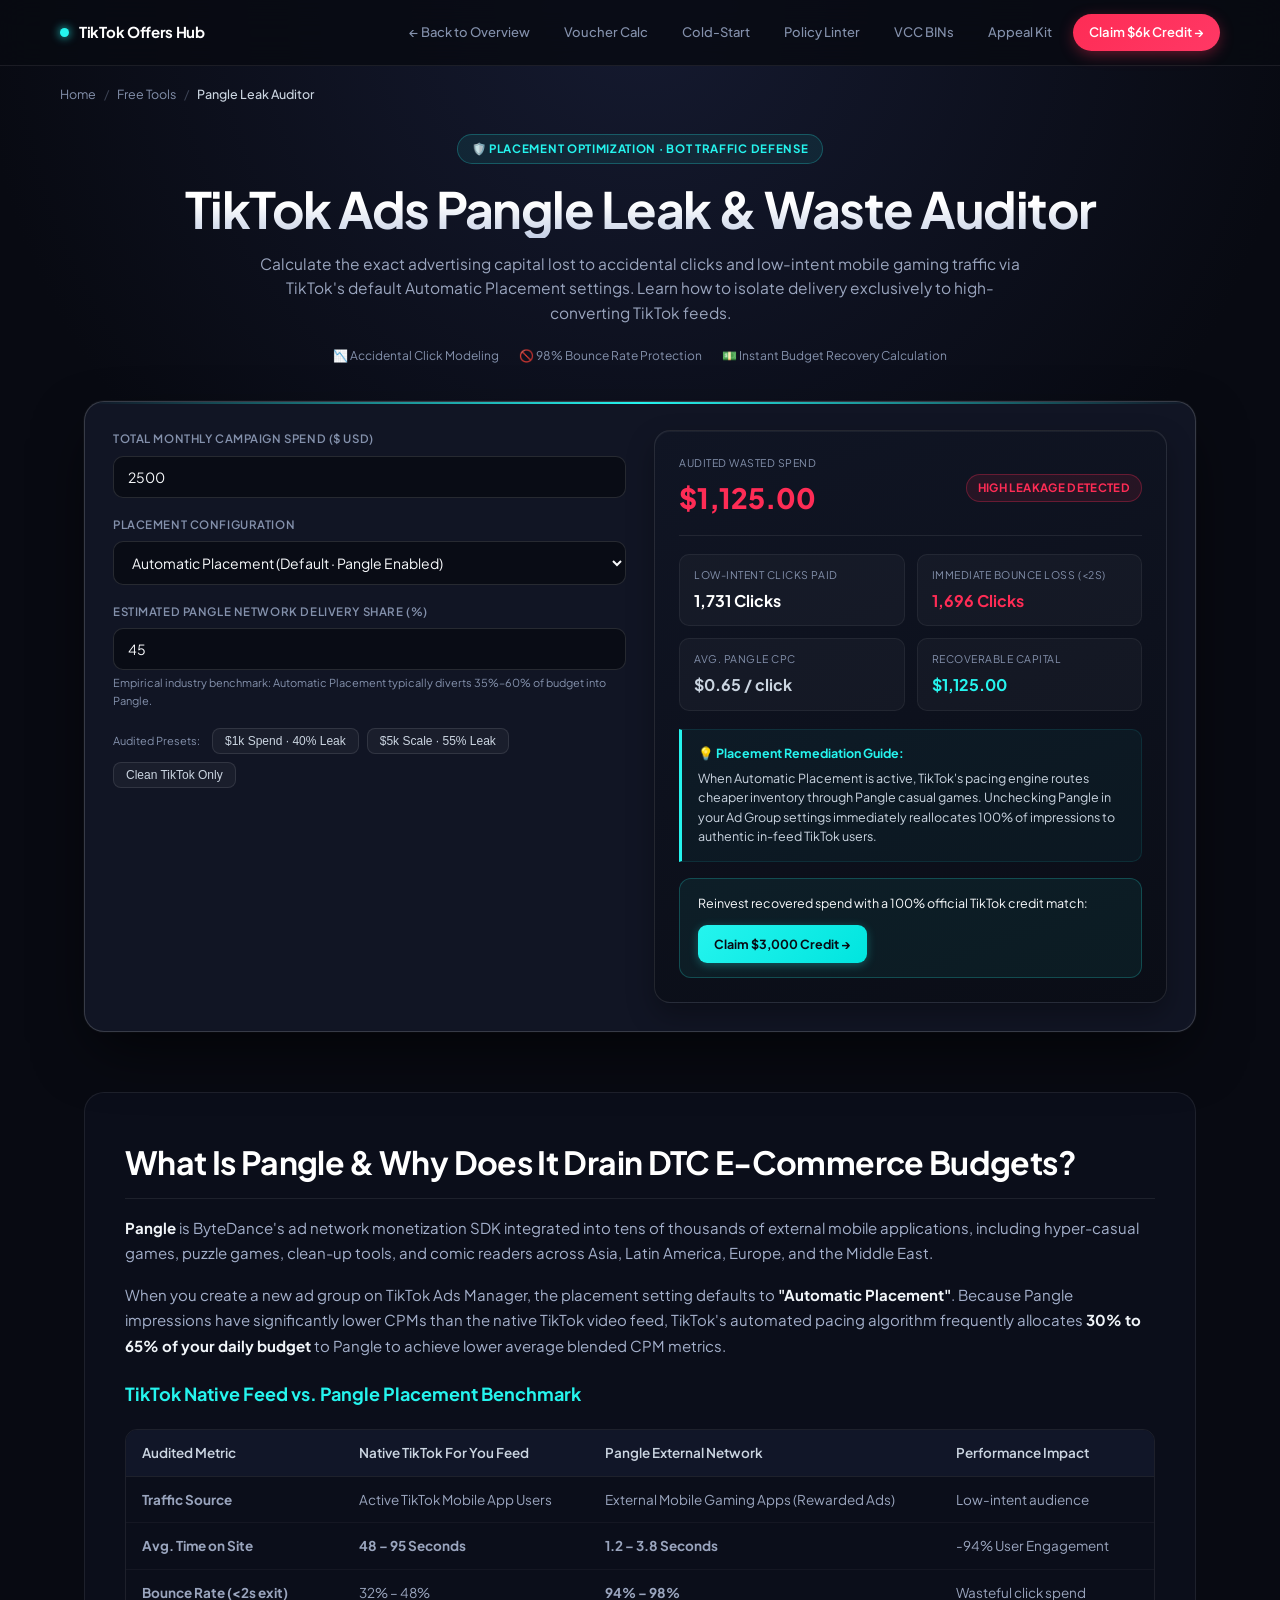
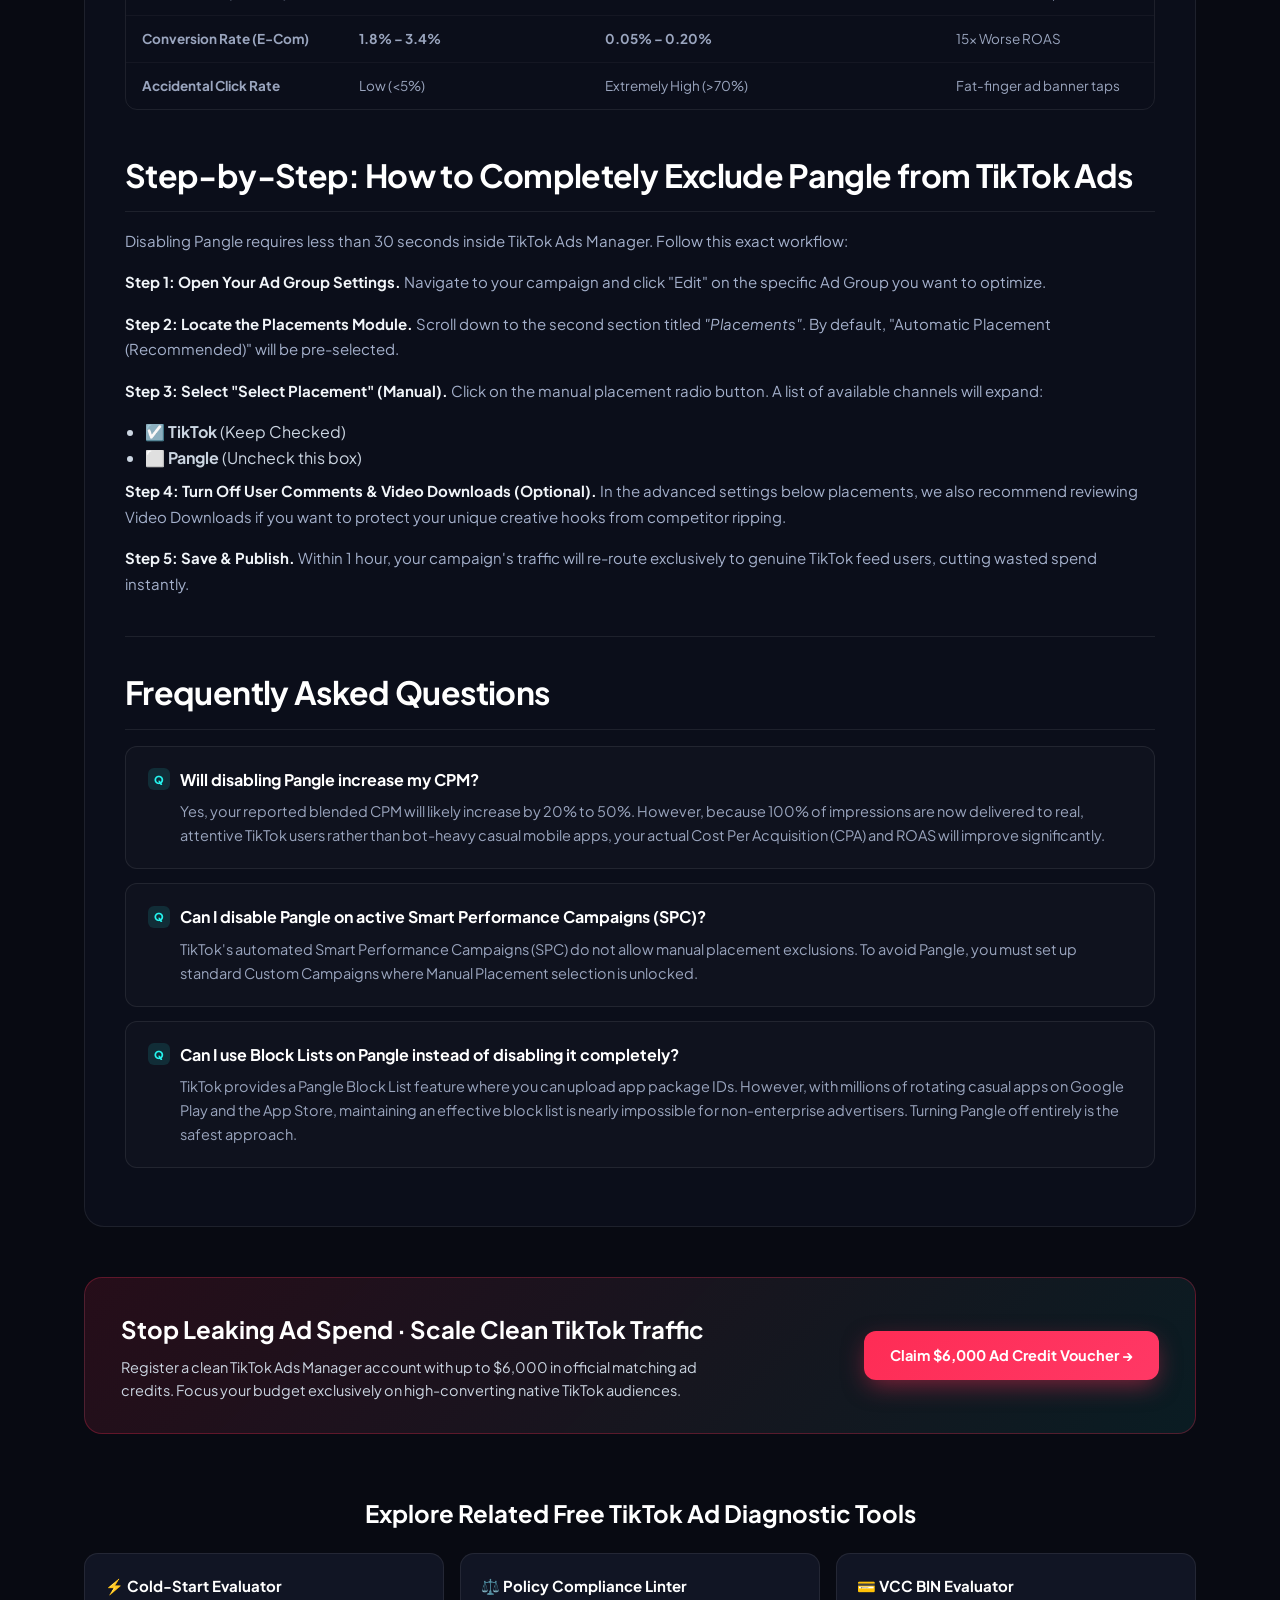
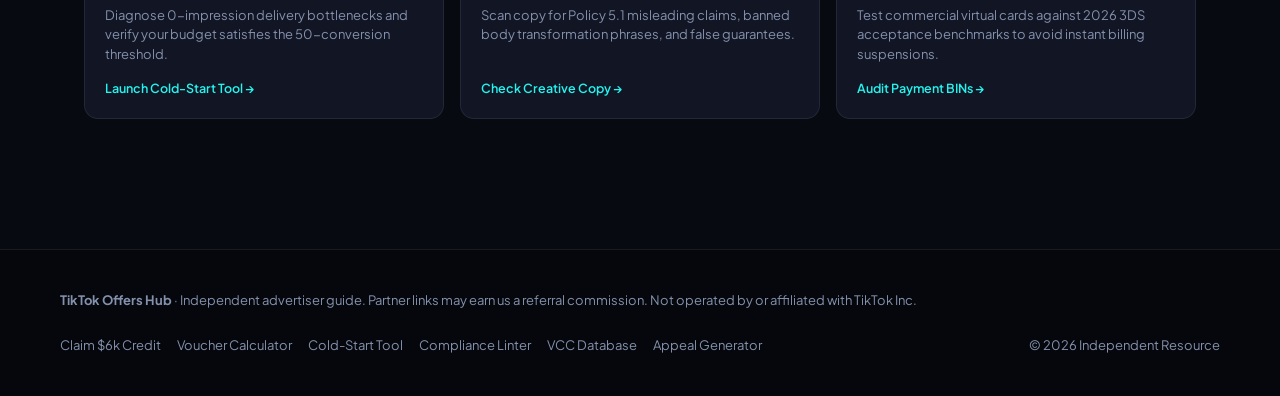
<file: tools/pangle-leak-auditor/index.html>
<!DOCTYPE html>
<html lang="en">
<head>
  <meta charset="UTF-8">
  <meta name="viewport" content="width=device-width, initial-scale=1.0">
  <title>TikTok Ads Pangle Leak Auditor | Stop Bot Clicks & Wasteful Network Traffic</title>
  <meta name="description" content="Audit your TikTok Ads placement settings. Calculate wasted budget on Pangle third-party gaming apps and bot traffic. Learn how to disable Pangle placement to protect your ROAS.">
  <link rel="canonical" href="https://adgrowth-lab.github.io/tools/pangle-leak-auditor/">
  <meta name="color-scheme" content="dark">

  <!-- OpenGraph / Social Sharing -->
  <meta property="og:type" content="website">
  <meta property="og:url" content="https://adgrowth-lab.github.io/tools/pangle-leak-auditor/">
  <meta property="og:title" content="TikTok Ads Pangle Leak Auditor | Stop Bot Clicks & Wasteful Traffic">
  <meta property="og:description" content="Calculate and recover wasted ad spend lost to automatic Pangle ad network placements on TikTok Ads Manager.">
  <meta property="og:site_name" content="TikTok Offers Hub">
  <meta name="twitter:card" content="summary_large_image">

  <!-- Fonts & Shared Design System -->
  <link rel="preconnect" href="https://fonts.googleapis.com">
  <link rel="preconnect" href="https://fonts.gstatic.com" crossorigin>
  <link href="https://fonts.googleapis.com/css2?family=Plus+Jakarta+Sans:wght@400;500;600;700;800&display=swap" rel="stylesheet">
  <link rel="preconnect" href="https://api.fontshare.com">
  <link href="https://api.fontshare.com/v2/css?f[]=clash-grotesk@500,600,700&display=swap" rel="stylesheet">
  <link rel="stylesheet" href="../../assets/tools.css">

  <!-- Schema.org JSON-LD Structured Data -->
  <script type="application/ld+json">
  {
    "@context": "https://schema.org",
    "@graph": [
      {
        "@type": "WebApplication",
        "name": "TikTok Ads Pangle Leak Auditor",
        "url": "https://adgrowth-lab.github.io/tools/pangle-leak-auditor/",
        "applicationCategory": "BusinessApplication",
        "operatingSystem": "All",
        "offers": {
          "@type": "Offer",
          "price": "0",
          "priceCurrency": "USD"
        },
        "description": "Interactive ad spend audit tool analyzing placement efficiency, simulated Pangle click waste, and audience bounce rates on TikTok Ads Manager."
      },
      {
        "@type": "BreadcrumbList",
        "itemListElement": [
          {
            "@type": "ListItem",
            "position": 1,
            "name": "Home",
            "item": "https://adgrowth-lab.github.io/"
          },
          {
            "@type": "ListItem",
            "position": 2,
            "name": "Free Tools",
            "item": "https://adgrowth-lab.github.io/#tools"
          },
          {
            "@type": "ListItem",
            "position": 3,
            "name": "Pangle Leak Auditor",
            "item": "https://adgrowth-lab.github.io/tools/pangle-leak-auditor/"
          }
        ]
      },
      {
        "@type": "FAQPage",
        "mainEntity": [
          {
            "@type": "Question",
            "name": "What is Pangle in TikTok Ads Manager?",
            "acceptedAnswer": {
              "@type": "Answer",
              "text": "Pangle is ByteDance's third-party ad network. It displays ads inside thousands of external mobile applications, casual mobile games, and utility apps rather than the core TikTok video feed."
            }
          },
          {
            "@type": "Question",
            "name": "Why do e-commerce advertisers experience high bounce rates on Pangle?",
            "acceptedAnswer": {
              "@type": "Answer",
              "text": "Most Pangle impressions originate from rewarded video ads in casual gaming apps where users click accidentally to receive in-game rewards or skip screens. These clicks have extremely short visit durations (<2 seconds) and near-zero purchase conversion rates."
            }
          },
          {
            "@type": "Question",
            "name": "How do I disable Pangle placement on TikTok Ads?",
            "acceptedAnswer": {
              "@type": "Answer",
              "text": "Navigate to the Ad Group level in TikTok Ads Manager. Under 'Placements', change the setting from 'Automatic Placement' to 'Manual Placement'. Uncheck 'Pangle' and keep only 'TikTok' selected."
            }
          },
          {
            "@type": "Question",
            "name": "When is Pangle placement actually beneficial?",
            "acceptedAnswer": {
              "@type": "Answer",
              "text": "Pangle can be cost-effective for hyper-casual mobile app install campaigns, casual game downloads, or broad top-of-funnel brand reach in specific Asian and European markets where CPMs are extremely low ($0.50-$1.50)."
            }
          }
        ]
      }
    ]
  }
  </script>
</head>
<body>

  <!-- Top Navigation -->
  <header class="tools-nav">
    <a href="../../" class="nav-brand">
      <span class="nav-brand-dot"></span>
      <span>TikTok Offers Hub</span>
    </a>
    <nav class="nav-links">
      <a href="../../" class="nav-link-btn">← Back to Overview</a>
      <a href="../voucher-calculator/" class="nav-link-btn">Voucher Calc</a>
      <a href="../cold-start-evaluator/" class="nav-link-btn">Cold-Start</a>
      <a href="../compliance-linter/" class="nav-link-btn">Policy Linter</a>
      <a href="../vcc-bin-evaluator/" class="nav-link-btn">VCC BINs</a>
      <a href="../suspension-appeal/" class="nav-link-btn">Appeal Kit</a>
      <a href="https://getstartedtiktok.partnerlinks.io/apmgdhnv6eng" target="_blank" rel="noopener noreferrer" class="nav-cta-btn">Claim $6k Credit →</a>
    </nav>
  </header>

  <!-- Breadcrumbs -->
  <nav class="breadcrumbs-bar" aria-label="Breadcrumb">
    <a href="../../">Home</a>
    <span class="breadcrumbs-sep">/</span>
    <a href="../../#tools">Free Tools</a>
    <span class="breadcrumbs-sep">/</span>
    <span class="breadcrumbs-current">Pangle Leak Auditor</span>
  </nav>

  <main class="tool-page-main">
    <!-- Header -->
    <div class="tool-header">
      <span class="tool-pill-badge">🛡️ Placement Optimization · Bot Traffic Defense</span>
      <h1 class="tool-title">TikTok Ads Pangle Leak &amp; Waste Auditor</h1>
      <p class="tool-description">
        Calculate the exact advertising capital lost to accidental clicks and low-intent mobile gaming traffic via TikTok's default Automatic Placement settings. Learn how to isolate delivery exclusively to high-converting TikTok feeds.
      </p>
      <div class="tool-meta-stats">
        <span>📉 Accidental Click Modeling</span>
        <span>🚫 98% Bounce Rate Protection</span>
        <span>💵 Instant Budget Recovery Calculation</span>
      </div>
    </div>

    <!-- Standalone Workspace -->
    <div class="standalone-workspace">
      <div class="workspace-grid">
        <!-- Input Form -->
        <div>
          <div class="field-group">
            <label class="field-label" for="pangle-spend">Total Monthly Campaign Spend ($ USD)</label>
            <input type="number" id="pangle-spend" class="input-control" value="2500" min="100" step="100" oninput="runPangleAudit()">
          </div>

          <div class="field-group">
            <label class="field-label" for="pangle-mode">Placement Configuration</label>
            <select id="pangle-mode" class="select-control" onchange="runPangleAudit()">
              <option value="auto" selected>Automatic Placement (Default · Pangle Enabled)</option>
              <option value="manual">Manual Placement (Pangle Excluded / TikTok Only)</option>
            </select>
          </div>

          <div class="field-group">
            <label class="field-label" for="pangle-pct">Estimated Pangle Network Delivery Share (%)</label>
            <input type="number" id="pangle-pct" class="input-control" value="45" min="5" max="90" step="5" oninput="runPangleAudit()">
            <span style="font-size: 11px; color: var(--muted); margin-top: 4px; display: block;">
              Empirical industry benchmark: Automatic Placement typically diverts 35%–60% of budget into Pangle.
            </span>
          </div>

          <div class="presets-list">
            <span style="font-size: 11px; color: var(--muted); align-self: center; margin-right: 4px;">Audited Presets:</span>
            <button type="button" class="preset-chip" onclick="setPreset(1000, 'auto', 40)">$1k Spend · 40% Leak</button>
            <button type="button" class="preset-chip" onclick="setPreset(5000, 'auto', 55)">$5k Scale · 55% Leak</button>
            <button type="button" class="preset-chip" onclick="setPreset(2500, 'manual', 0)">Clean TikTok Only</button>
          </div>
        </div>

        <!-- Diagnostic Result Card -->
        <div class="result-card">
          <div>
            <div class="result-header">
              <div>
                <div class="metric-tile-label">Audited Wasted Spend</div>
                <div style="font-size: 28px; font-weight: 800; color: #fe2c55;" id="pangle-waste-val">$1,125.00</div>
              </div>
              <span class="score-badge" id="pangle-status-badge" style="background: rgba(254,44,85,0.1); border-color: rgba(254,44,85,0.3); color: #fe2c55;">HIGH LEAKAGE DETECTED</span>
            </div>

            <div class="metrics-row">
              <div class="metric-tile">
                <div class="metric-tile-label">Low-Intent Clicks Paid</div>
                <div class="metric-tile-val" id="pangle-clicks-val">1,731 Clicks</div>
              </div>
              <div class="metric-tile">
                <div class="metric-tile-label">Immediate Bounce Loss (&lt;2s)</div>
                <div class="metric-tile-val" id="pangle-bounce-val" style="color: #fe2c55;">1,696 Clicks</div>
              </div>
              <div class="metric-tile">
                <div class="metric-tile-label">Avg. Pangle CPC</div>
                <div class="metric-tile-val" style="color: #cbd5e1;">$0.65 / click</div>
              </div>
              <div class="metric-tile">
                <div class="metric-tile-label">Recoverable Capital</div>
                <div class="metric-tile-val" id="pangle-recov-val" style="color: #25f4ee;">$1,125.00</div>
              </div>
            </div>

            <div class="advice-callout">
              <strong style="color: #25f4ee; display: block; margin-bottom: 6px;">💡 Placement Remediation Guide:</strong>
              <div>
                When Automatic Placement is active, TikTok's pacing engine routes cheaper inventory through Pangle casual games. Unchecking Pangle in your Ad Group settings immediately reallocates 100% of impressions to authentic in-feed TikTok users.
              </div>
            </div>
          </div>

          <div class="action-cta-banner">
            <span>Reinvest recovered spend with a 100% official TikTok credit match:</span>
            <a href="https://getstartedtiktok.partnerlinks.io/apmgdhnv6eng" target="_blank" rel="noopener noreferrer" class="btn-accent-glow">
              Claim $3,000 Credit →
            </a>
          </div>
        </div>
      </div>
    </div>

    <!-- Educational Deep-Dive Content (Information Gain) -->
    <article class="educational-guide">
      <section class="guide-section">
        <h2 class="guide-heading-2">What Is Pangle &amp; Why Does It Drain DTC E-Commerce Budgets?</h2>
        <p class="guide-paragraph">
          <strong>Pangle</strong> is ByteDance's ad network monetization SDK integrated into tens of thousands of external mobile applications, including hyper-casual games, puzzle games, clean-up tools, and comic readers across Asia, Latin America, Europe, and the Middle East.
        </p>
        <p class="guide-paragraph">
          When you create a new ad group on TikTok Ads Manager, the placement setting defaults to <strong>"Automatic Placement"</strong>. Because Pangle impressions have significantly lower CPMs than the native TikTok video feed, TikTok's automated pacing algorithm frequently allocates <strong>30% to 65% of your daily budget</strong> to Pangle to achieve lower average blended CPM metrics.
        </p>

        <h3 class="guide-heading-3">TikTok Native Feed vs. Pangle Placement Benchmark</h3>
        <div class="guide-table-wrap">
          <table class="guide-table">
            <thead>
              <tr>
                <th>Audited Metric</th>
                <th>Native TikTok For You Feed</th>
                <th>Pangle External Network</th>
                <th>Performance Impact</th>
              </tr>
            </thead>
            <tbody>
              <tr>
                <td><strong>Traffic Source</strong></td>
                <td>Active TikTok Mobile App Users</td>
                <td>External Mobile Gaming Apps (Rewarded Ads)</td>
                <td>Low-intent audience</td>
              </tr>
              <tr>
                <td><strong>Avg. Time on Site</strong></td>
                <td><strong>48 – 95 Seconds</strong></td>
                <td><strong>1.2 – 3.8 Seconds</strong></td>
                <td>-94% User Engagement</td>
              </tr>
              <tr>
                <td><strong>Bounce Rate (&lt;2s exit)</strong></td>
                <td>32% – 48%</td>
                <td><strong>94% – 98%</strong></td>
                <td>Wasteful click spend</td>
              </tr>
              <tr>
                <td><strong>Conversion Rate (E-Com)</strong></td>
                <td><strong>1.8% – 3.4%</strong></td>
                <td><strong>0.05% – 0.20%</strong></td>
                <td>15× Worse ROAS</td>
              </tr>
              <tr>
                <td><strong>Accidental Click Rate</strong></td>
                <td>Low (&lt;5%)</td>
                <td>Extremely High (&gt;70%)</td>
                <td>Fat-finger ad banner taps</td>
              </tr>
            </tbody>
          </table>
        </div>
      </section>

      <section class="guide-section">
        <h2 class="guide-heading-2">Step-by-Step: How to Completely Exclude Pangle from TikTok Ads</h2>
        <p class="guide-paragraph">
          Disabling Pangle requires less than 30 seconds inside TikTok Ads Manager. Follow this exact workflow:
        </p>
        <p class="guide-paragraph">
          <strong>Step 1: Open Your Ad Group Settings.</strong> Navigate to your campaign and click "Edit" on the specific Ad Group you want to optimize.
        </p>
        <p class="guide-paragraph">
          <strong>Step 2: Locate the Placements Module.</strong> Scroll down to the second section titled <em>"Placements"</em>. By default, "Automatic Placement (Recommended)" will be pre-selected.
        </p>
        <p class="guide-paragraph">
          <strong>Step 3: Select "Select Placement" (Manual).</strong> Click on the manual placement radio button. A list of available channels will expand:
          <ul style="padding-left: 20px; margin: 8px 0; color: #cbd5e1;">
            <li>☑️ <strong>TikTok</strong> (Keep Checked)</li>
            <li>⬜ <strong>Pangle</strong> (Uncheck this box)</li>
          </ul>
        </p>
        <p class="guide-paragraph">
          <strong>Step 4: Turn Off User Comments &amp; Video Downloads (Optional).</strong> In the advanced settings below placements, we also recommend reviewing Video Downloads if you want to protect your unique creative hooks from competitor ripping.
        </p>
        <p class="guide-paragraph">
          <strong>Step 5: Save &amp; Publish.</strong> Within 1 hour, your campaign's traffic will re-route exclusively to genuine TikTok feed users, cutting wasted spend instantly.
        </p>
      </section>

      <!-- FAQ Section -->
      <section class="faq-section">
        <h2 class="guide-heading-2">Frequently Asked Questions</h2>
        
        <div class="faq-item">
          <h3 class="faq-question">Will disabling Pangle increase my CPM?</h3>
          <div class="faq-answer">
            Yes, your reported blended CPM will likely increase by 20% to 50%. However, because 100% of impressions are now delivered to real, attentive TikTok users rather than bot-heavy casual mobile apps, your actual Cost Per Acquisition (CPA) and ROAS will improve significantly.
          </div>
        </div>

        <div class="faq-item">
          <h3 class="faq-question">Can I disable Pangle on active Smart Performance Campaigns (SPC)?</h3>
          <div class="faq-answer">
            TikTok's automated Smart Performance Campaigns (SPC) do not allow manual placement exclusions. To avoid Pangle, you must set up standard Custom Campaigns where Manual Placement selection is unlocked.
          </div>
        </div>

        <div class="faq-item">
          <h3 class="faq-question">Can I use Block Lists on Pangle instead of disabling it completely?</h3>
          <div class="faq-answer">
            TikTok provides a Pangle Block List feature where you can upload app package IDs. However, with millions of rotating casual apps on Google Play and the App Store, maintaining an effective block list is nearly impossible for non-enterprise advertisers. Turning Pangle off entirely is the safest approach.
          </div>
        </div>
      </section>
    </article>

    <!-- Partner Registration Banner -->
    <div class="voucher-cta-card">
      <div class="voucher-cta-left">
        <h2 class="voucher-cta-title">Stop Leaking Ad Spend · Scale Clean TikTok Traffic</h2>
        <p class="voucher-cta-sub">
          Register a clean TikTok Ads Manager account with up to $6,000 in official matching ad credits. Focus your budget exclusively on high-converting native TikTok audiences.
        </p>
      </div>
      <a href="https://getstartedtiktok.partnerlinks.io/apmgdhnv6eng" target="_blank" rel="noopener noreferrer" class="btn-voucher-main">
        Claim $6,000 Ad Credit Voucher →
      </a>
    </div>

    <!-- Topical Silo Cross-Links -->
    <section class="silo-grid-section">
      <h2 class="silo-heading">Explore Related Free TikTok Ad Diagnostic Tools</h2>
      <div class="silo-cards">
        <div class="silo-card">
          <h3 class="silo-card-title">⚡ Cold-Start Evaluator</h3>
          <p class="silo-card-desc">Diagnose 0-impression delivery bottlenecks and verify your budget satisfies the 50-conversion threshold.</p>
          <a href="../cold-start-evaluator/" class="silo-card-link">Launch Cold-Start Tool →</a>
        </div>
        <div class="silo-card">
          <h3 class="silo-card-title">⚖️ Policy Compliance Linter</h3>
          <p class="silo-card-desc">Scan copy for Policy 5.1 misleading claims, banned body transformation phrases, and false guarantees.</p>
          <a href="../compliance-linter/" class="silo-card-link">Check Creative Copy →</a>
        </div>
        <div class="silo-card">
          <h3 class="silo-card-title">💳 VCC BIN Evaluator</h3>
          <p class="silo-card-desc">Test commercial virtual cards against 2026 3DS acceptance benchmarks to avoid instant billing suspensions.</p>
          <a href="../vcc-bin-evaluator/" class="silo-card-link">Audit Payment BINs →</a>
        </div>
      </div>
    </section>
  </main>

  <!-- Footer -->
  <footer class="site-footer">
    <div class="footer-brand">
      <strong>TikTok Offers Hub</strong> · Independent advertiser guide. Partner links may earn us a referral commission. Not operated by or affiliated with TikTok Inc.
    </div>
    <div class="footer-links">
      <a href="https://getstartedtiktok.partnerlinks.io/apmgdhnv6eng" target="_blank" rel="noopener noreferrer" class="footer-link">Claim $6k Credit</a>
      <a href="../voucher-calculator/" class="footer-link">Voucher Calculator</a>
      <a href="../cold-start-evaluator/" class="footer-link">Cold-Start Tool</a>
      <a href="../compliance-linter/" class="footer-link">Compliance Linter</a>
      <a href="../vcc-bin-evaluator/" class="footer-link">VCC Database</a>
      <a href="../suspension-appeal/" class="footer-link">Appeal Generator</a>
    </div>
    <span>© 2026 Independent Resource</span>
  </footer>

  <script>
    function runPangleAudit() {
      const spend = parseFloat(document.getElementById('pangle-spend').value) || 0;
      const share = parseFloat(document.getElementById('pangle-pct').value) || 0;
      const placementMode = document.getElementById('pangle-mode').value;

      let leakPct = placementMode === 'manual' ? 0 : share;
      const wasted = (spend * (leakPct / 100));
      const estimatedClicks = Math.round(wasted / 0.65);
      const bounceLoss = Math.round(estimatedClicks * 0.98);

      document.getElementById('pangle-waste-val').textContent = '$' + wasted.toLocaleString(undefined, { minimumFractionDigits: 2, maximumFractionDigits: 2 });
      document.getElementById('pangle-clicks-val').textContent = estimatedClicks.toLocaleString() + ' Clicks';
      document.getElementById('pangle-bounce-val').textContent = bounceLoss.toLocaleString() + ' Clicks';
      document.getElementById('pangle-recov-val').textContent = '$' + wasted.toLocaleString(undefined, { minimumFractionDigits: 2, maximumFractionDigits: 2 });

      const statusEl = document.getElementById('pangle-status-badge');
      if (leakPct > 0) {
        statusEl.textContent = 'HIGH LEAKAGE DETECTED';
        statusEl.style.color = '#fe2c55';
        statusEl.style.borderColor = 'rgba(254,44,85,0.3)';
        statusEl.style.background = 'rgba(254,44,85,0.1)';
      } else {
        statusEl.textContent = 'ZERO LEAKAGE (ISOLATED)';
        statusEl.style.color = '#4ade80';
        statusEl.style.borderColor = 'rgba(74,222,128,0.3)';
        statusEl.style.background = 'rgba(74,222,128,0.1)';
      }
    }

    function setPreset(spend, mode, pct) {
      document.getElementById('pangle-spend').value = spend;
      document.getElementById('pangle-mode').value = mode;
      document.getElementById('pangle-pct').value = pct;
      runPangleAudit();
    }

    // Initialize on load
    runPangleAudit();
  </script>
</body>
</html>
</file>
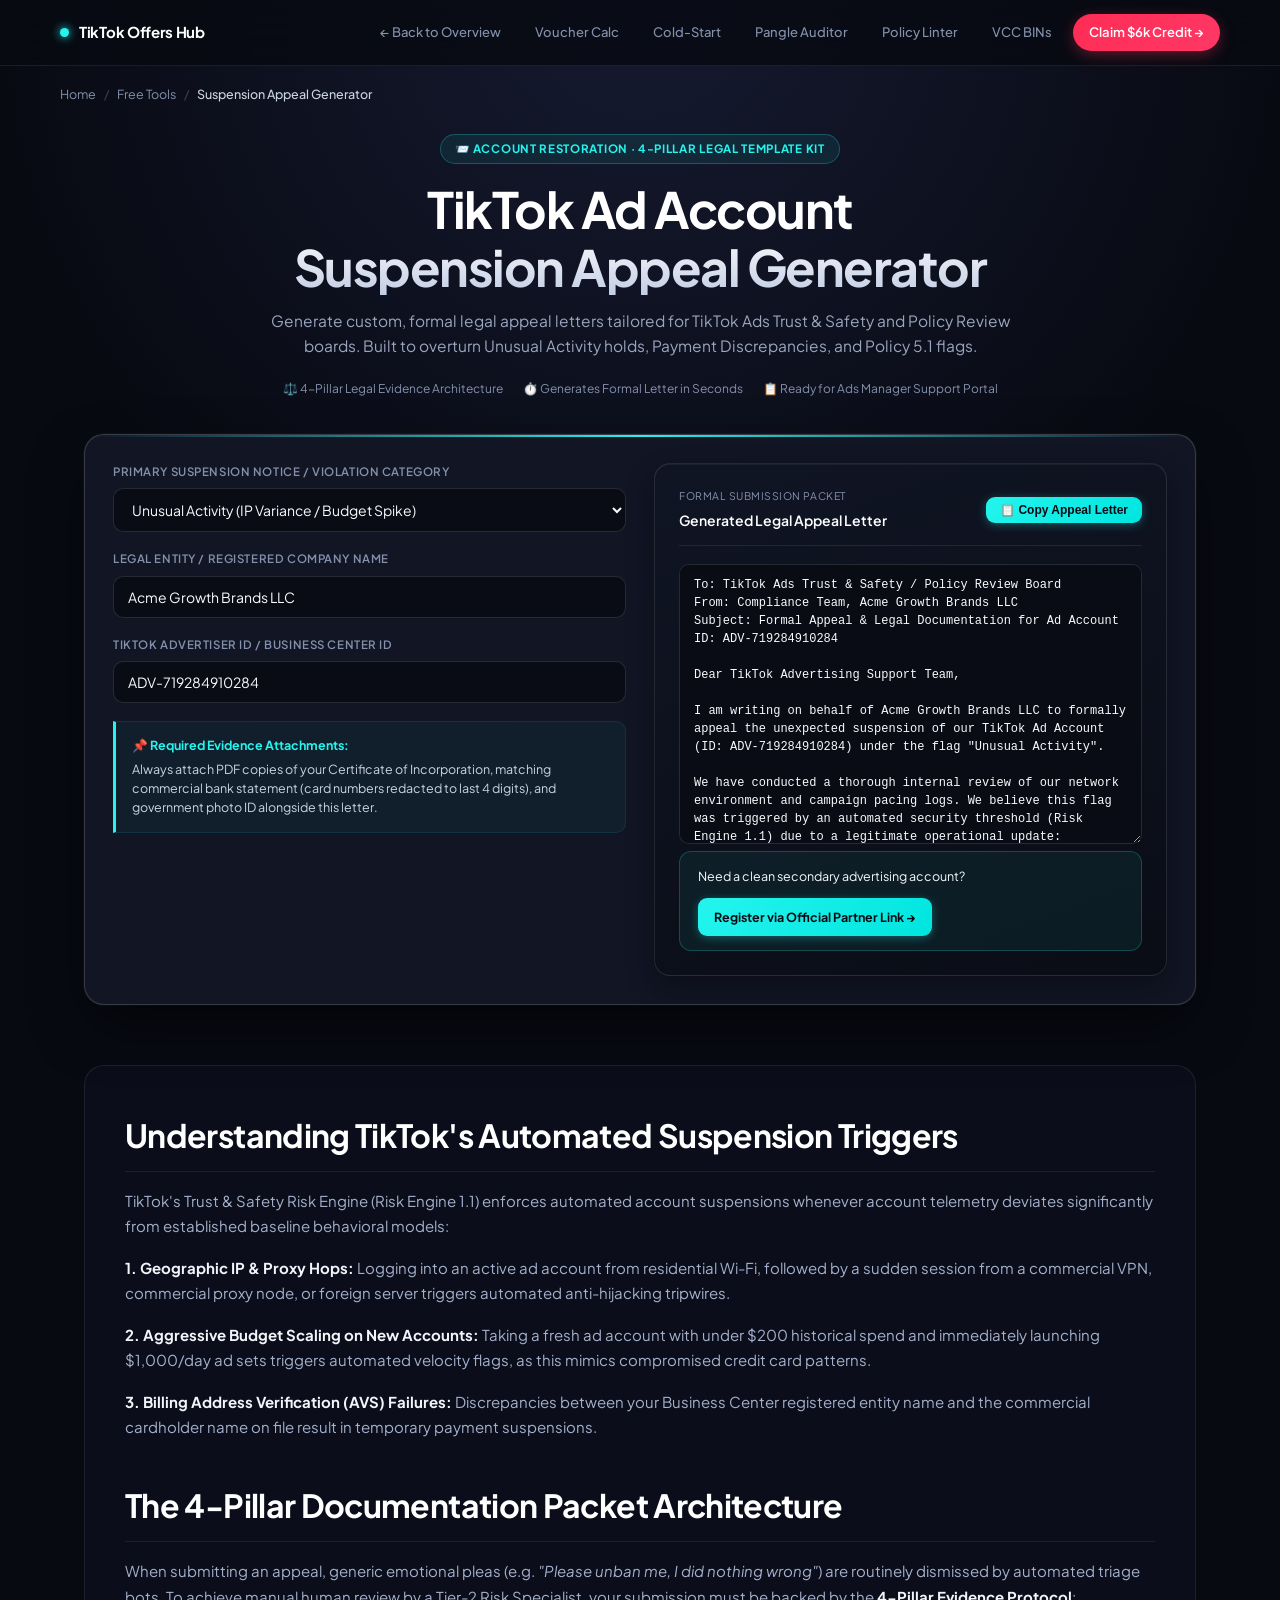
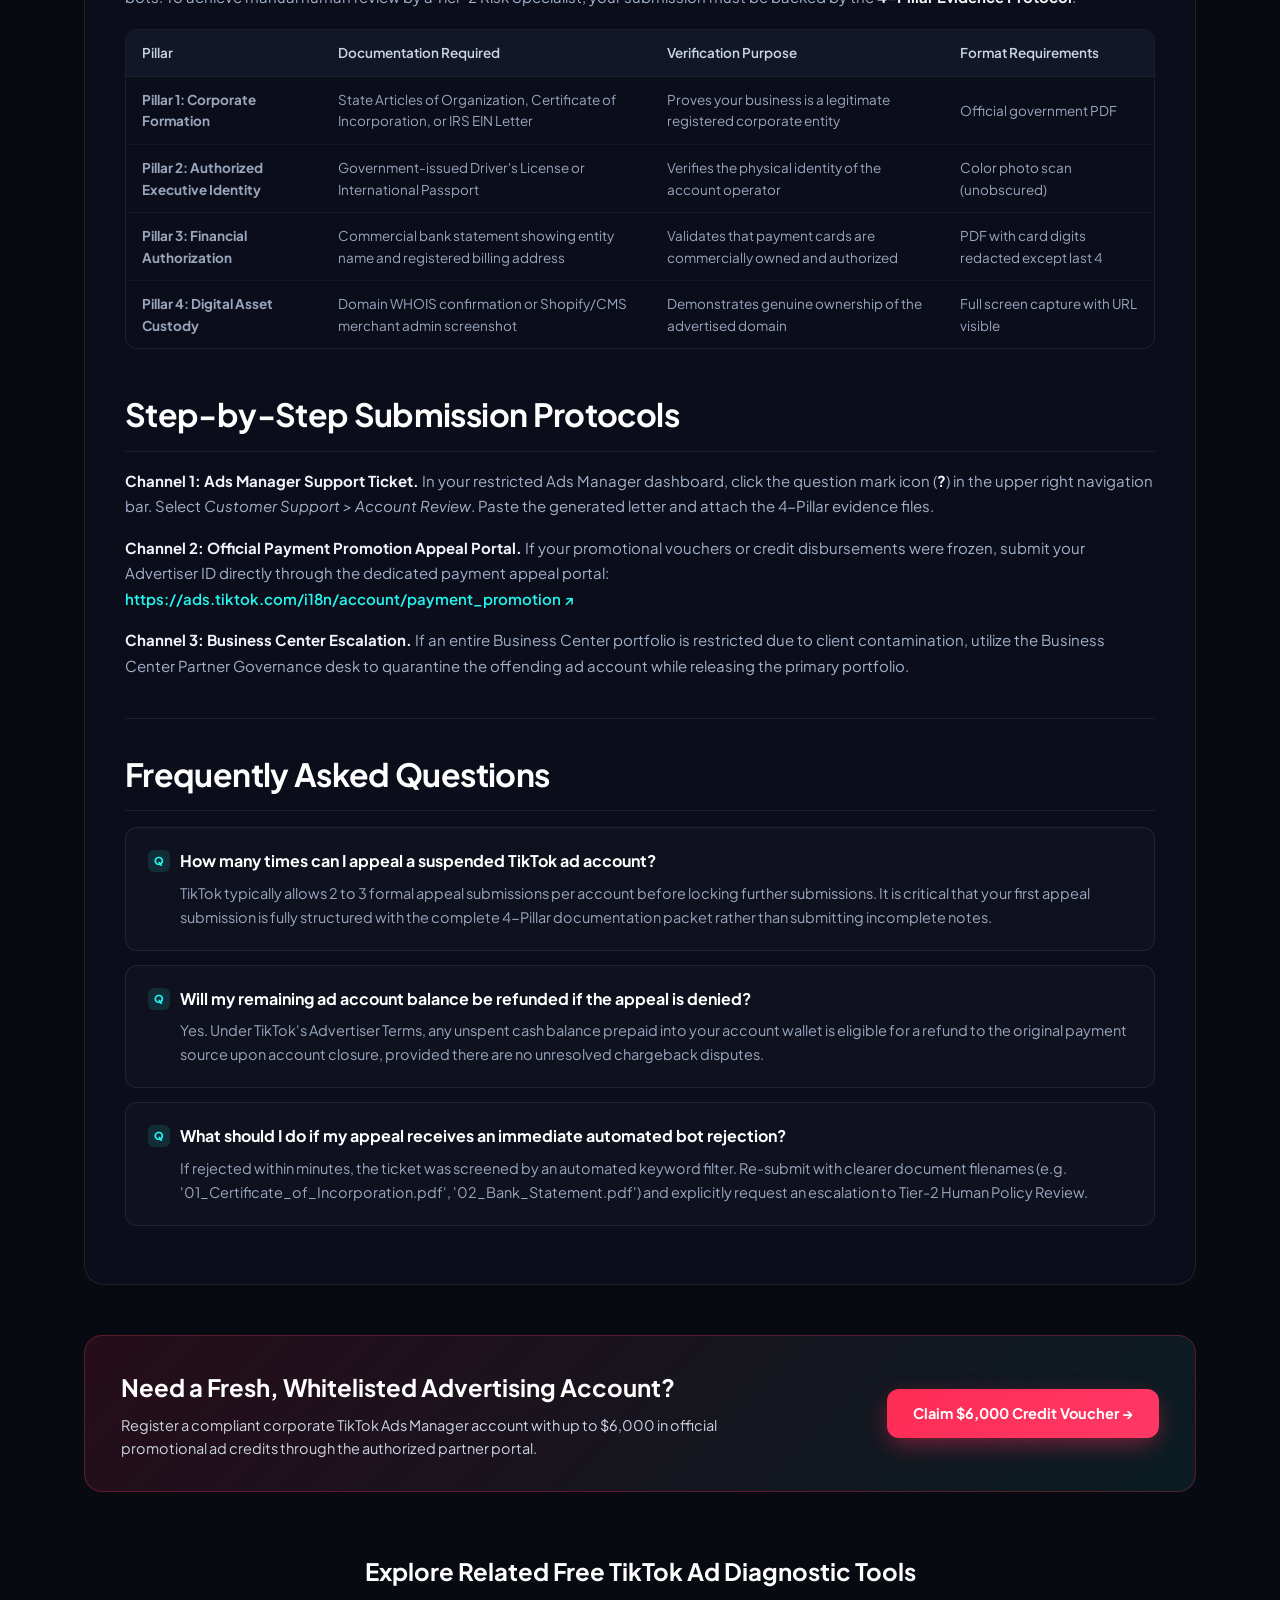
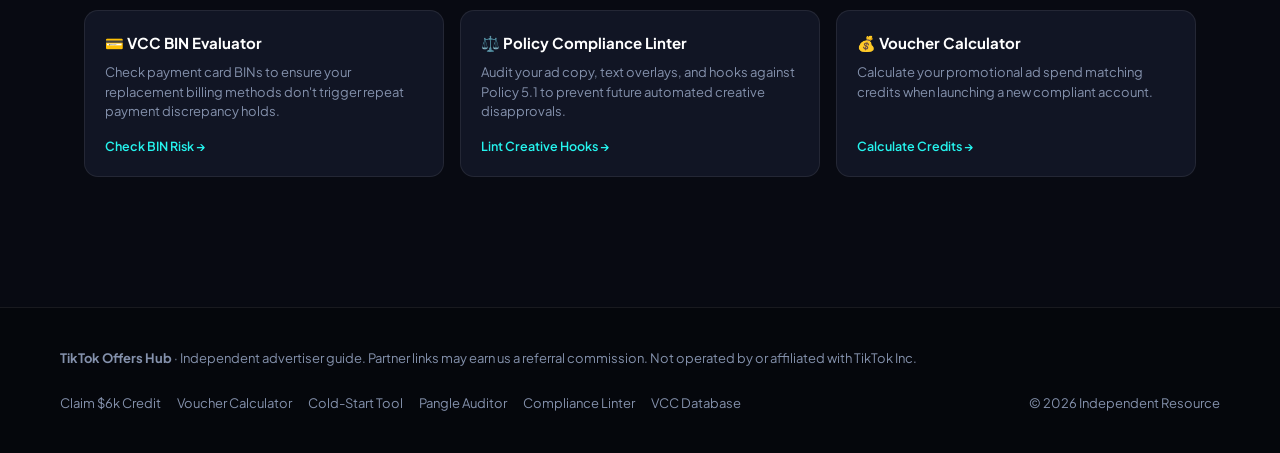
<file: tools/suspension-appeal/index.html>
<!DOCTYPE html>
<html lang="en">
<head>
  <meta charset="UTF-8">
  <meta name="viewport" content="width=device-width, initial-scale=1.0">
  <title>TikTok Ad Account Suspension Appeal Letter Generator & 4-Pillar Legal Kit</title>
  <meta name="description" content="Free TikTok Ad Account Suspension Appeal Letter Generator. Create formal legal appeal packets for Unusual Activity, Payment Discrepancy, Policy 5.1, and Business Center restrictions.">
  <link rel="canonical" href="https://adgrowth-lab.github.io/tools/suspension-appeal/">
  <meta name="color-scheme" content="dark">

  <!-- OpenGraph / Social Sharing -->
  <meta property="og:type" content="website">
  <meta property="og:url" content="https://adgrowth-lab.github.io/tools/suspension-appeal/">
  <meta property="og:title" content="TikTok Ad Account Suspension Appeal Letter Generator & Legal Kit">
  <meta property="og:description" content="Generate formal, field-tested appeal documentation for restricted TikTok Ads Manager and Business Center accounts.">
  <meta property="og:site_name" content="TikTok Offers Hub">
  <meta name="twitter:card" content="summary_large_image">

  <!-- Fonts & Shared Design System -->
  <link rel="preconnect" href="https://fonts.googleapis.com">
  <link rel="preconnect" href="https://fonts.gstatic.com" crossorigin>
  <link href="https://fonts.googleapis.com/css2?family=Plus+Jakarta+Sans:wght@400;500;600;700;800&display=swap" rel="stylesheet">
  <link rel="preconnect" href="https://api.fontshare.com">
  <link href="https://api.fontshare.com/v2/css?f[]=clash-grotesk@500,600,700&display=swap" rel="stylesheet">
  <link rel="stylesheet" href="../../assets/tools.css">

  <!-- Schema.org JSON-LD Structured Data -->
  <script type="application/ld+json">
  {
    "@context": "https://schema.org",
    "@graph": [
      {
        "@type": "WebApplication",
        "name": "TikTok Ad Account Suspension Appeal Letter Generator",
        "url": "https://adgrowth-lab.github.io/tools/suspension-appeal/",
        "applicationCategory": "BusinessApplication",
        "operatingSystem": "All",
        "offers": {
          "@type": "Offer",
          "price": "0",
          "priceCurrency": "USD"
        },
        "description": "Interactive appeal documentation generator constructing 4-pillar legal submissions for restricted TikTok advertising accounts."
      },
      {
        "@type": "BreadcrumbList",
        "itemListElement": [
          {
            "@type": "ListItem",
            "position": 1,
            "name": "Home",
            "item": "https://adgrowth-lab.github.io/"
          },
          {
            "@type": "ListItem",
            "position": 2,
            "name": "Free Tools",
            "item": "https://adgrowth-lab.github.io/#tools"
          },
          {
            "@type": "ListItem",
            "position": 3,
            "name": "Suspension Appeal Generator",
            "item": "https://adgrowth-lab.github.io/tools/suspension-appeal/"
          }
        ]
      },
      {
        "@type": "FAQPage",
        "mainEntity": [
          {
            "@type": "Question",
            "name": "What are the most common reasons for TikTok ad account suspensions?",
            "acceptedAnswer": {
              "@type": "Answer",
              "text": "The primary causes are: (1) Unusual Activity flags triggered by rapid IP location variance or corporate login from VPN/datacenter nodes; (2) Payment Discrepancies where card billing details do not match business registration; (3) Repeated creative violations under Policy 5.1 (Misleading Claims); (4) Business Center portfolio association contagion."
            }
          },
          {
            "@type": "Question",
            "name": "What is the 4-Pillar Evidence Packet for TikTok appeals?",
            "acceptedAnswer": {
              "@type": "Answer",
              "text": "The 4-Pillar packet comprises: Pillar 1: Official Corporate Formation documents (Articles of Organization / IRS EIN letter); Pillar 2: Government-issued Photo ID of the designated account executive; Pillar 3: Official commercial bank statement matching billing records; Pillar 4: Domain registry and Shopify/store merchant ownership proof."
            }
          },
          {
            "@type": "Question",
            "name": "How long does a TikTok ad suspension appeal review take?",
            "acceptedAnswer": {
              "@type": "Answer",
              "text": "Standard automated appeals are processed within 24 to 48 hours. If escalated to Tier-2 Policy Risk Specialists with a comprehensive 4-Pillar packet, manual resolution typically concludes within 3 to 5 business days."
            }
          },
          {
            "@type": "Question",
            "name": "Where do I submit my completed appeal letter?",
            "acceptedAnswer": {
              "@type": "Answer",
              "text": "Submit directly via the TikTok Ads Manager Support Portal ('Customer Support' > 'Account Review') or for payment promotion holds, through the dedicated Payment Promotion Appeal Portal (https://ads.tiktok.com/i18n/account/payment_promotion)."
            }
          }
        ]
      }
    ]
  }
  </script>
</head>
<body>

  <!-- Top Navigation -->
  <header class="tools-nav">
    <a href="../../" class="nav-brand">
      <span class="nav-brand-dot"></span>
      <span>TikTok Offers Hub</span>
    </a>
    <nav class="nav-links">
      <a href="../../" class="nav-link-btn">← Back to Overview</a>
      <a href="../voucher-calculator/" class="nav-link-btn">Voucher Calc</a>
      <a href="../cold-start-evaluator/" class="nav-link-btn">Cold-Start</a>
      <a href="../pangle-leak-auditor/" class="nav-link-btn">Pangle Auditor</a>
      <a href="../compliance-linter/" class="nav-link-btn">Policy Linter</a>
      <a href="../vcc-bin-evaluator/" class="nav-link-btn">VCC BINs</a>
      <a href="https://getstartedtiktok.partnerlinks.io/apmgdhnv6eng" target="_blank" rel="noopener noreferrer" class="nav-cta-btn">Claim $6k Credit →</a>
    </nav>
  </header>

  <!-- Breadcrumbs -->
  <nav class="breadcrumbs-bar" aria-label="Breadcrumb">
    <a href="../../">Home</a>
    <span class="breadcrumbs-sep">/</span>
    <a href="../../#tools">Free Tools</a>
    <span class="breadcrumbs-sep">/</span>
    <span class="breadcrumbs-current">Suspension Appeal Generator</span>
  </nav>

  <main class="tool-page-main">
    <!-- Header -->
    <div class="tool-header">
      <span class="tool-pill-badge">📨 Account Restoration · 4-Pillar Legal Template Kit</span>
      <h1 class="tool-title">TikTok Ad Account Suspension Appeal Generator</h1>
      <p class="tool-description">
        Generate custom, formal legal appeal letters tailored for TikTok Ads Trust &amp; Safety and Policy Review boards. Built to overturn Unusual Activity holds, Payment Discrepancies, and Policy 5.1 flags.
      </p>
      <div class="tool-meta-stats">
        <span>⚖️ 4-Pillar Legal Evidence Architecture</span>
        <span>⏱️ Generates Formal Letter in Seconds</span>
        <span>📋 Ready for Ads Manager Support Portal</span>
      </div>
    </div>

    <!-- Standalone Workspace -->
    <div class="standalone-workspace">
      <div class="workspace-grid">
        <!-- Input Form -->
        <div>
          <div class="field-group">
            <label class="field-label" for="appeal-type-select">Primary Suspension Notice / Violation Category</label>
            <select id="appeal-type-select" class="select-control" onchange="generateAppealLetter()">
              <option value="unusual_activity" selected>Unusual Activity (IP Variance / Budget Spike)</option>
              <option value="payment">Payment Discrepancy (Card Verification Hold)</option>
              <option value="policy_5_1">Policy 5.1 (Misleading Claims / Exaggerated Promises)</option>
              <option value="agency_bc">Business Center Quarantine (Client Violation Contagion)</option>
            </select>
          </div>

          <div class="field-group">
            <label class="field-label" for="appeal-company-name">Legal Entity / Registered Company Name</label>
            <input type="text" id="appeal-company-name" class="input-control" value="Acme Growth Brands LLC" placeholder="e.g. Acme Media Corp LLC" oninput="generateAppealLetter()">
          </div>

          <div class="field-group">
            <label class="field-label" for="appeal-adv-id">TikTok Advertiser ID / Business Center ID</label>
            <input type="text" id="appeal-adv-id" class="input-control" value="ADV-719284910284" placeholder="e.g. 719284910284" oninput="generateAppealLetter()">
          </div>

          <div class="advice-callout" style="margin-top: 14px;">
            <strong style="color: #25f4ee; display: block; margin-bottom: 4px;">📌 Required Evidence Attachments:</strong>
            Always attach PDF copies of your Certificate of Incorporation, matching commercial bank statement (card numbers redacted to last 4 digits), and government photo ID alongside this letter.
          </div>
        </div>

        <!-- Output Text Area Card -->
        <div class="result-card">
          <div>
            <div class="result-header">
              <div>
                <div class="metric-tile-label">Formal Submission Packet</div>
                <div class="result-score-title">Generated Legal Appeal Letter</div>
              </div>
              <button type="button" class="btn-accent-glow" id="appeal-copy-btn" onclick="copyAppealLetter()" style="padding: 6px 14px; font-size: 12px;">
                📋 Copy Appeal Letter
              </button>
            </div>

            <textarea id="appeal-output-text" class="textarea-control" style="font-family: monospace; font-size: 12px; line-height: 1.5; height: 280px; resize: vertical;" readonly></textarea>
          </div>

          <div class="action-cta-banner">
            <span>Need a clean secondary advertising account?</span>
            <a href="https://getstartedtiktok.partnerlinks.io/apmgdhnv6eng" target="_blank" rel="noopener noreferrer" class="btn-accent-glow">
              Register via Official Partner Link →
            </a>
          </div>
        </div>
      </div>
    </div>

    <!-- Educational Deep-Dive Content (Information Gain) -->
    <article class="educational-guide">
      <section class="guide-section">
        <h2 class="guide-heading-2">Understanding TikTok's Automated Suspension Triggers</h2>
        <p class="guide-paragraph">
          TikTok's Trust &amp; Safety Risk Engine (Risk Engine 1.1) enforces automated account suspensions whenever account telemetry deviates significantly from established baseline behavioral models:
        </p>
        <p class="guide-paragraph">
          <strong>1. Geographic IP &amp; Proxy Hops:</strong> Logging into an active ad account from residential Wi-Fi, followed by a sudden session from a commercial VPN, commercial proxy node, or foreign server triggers automated anti-hijacking tripwires.
        </p>
        <p class="guide-paragraph">
          <strong>2. Aggressive Budget Scaling on New Accounts:</strong> Taking a fresh ad account with under $200 historical spend and immediately launching $1,000/day ad sets triggers automated velocity flags, as this mimics compromised credit card patterns.
        </p>
        <p class="guide-paragraph">
          <strong>3. Billing Address Verification (AVS) Failures:</strong> Discrepancies between your Business Center registered entity name and the commercial cardholder name on file result in temporary payment suspensions.
        </p>
      </section>

      <section class="guide-section">
        <h2 class="guide-heading-2">The 4-Pillar Documentation Packet Architecture</h2>
        <p class="guide-paragraph">
          When submitting an appeal, generic emotional pleas (e.g. <em>"Please unban me, I did nothing wrong"</em>) are routinely dismissed by automated triage bots. To achieve manual human review by a Tier-2 Risk Specialist, your submission must be backed by the <strong>4-Pillar Evidence Protocol</strong>:
        </p>
        <div class="guide-table-wrap">
          <table class="guide-table">
            <thead>
              <tr>
                <th>Pillar</th>
                <th>Documentation Required</th>
                <th>Verification Purpose</th>
                <th>Format Requirements</th>
              </tr>
            </thead>
            <tbody>
              <tr>
                <td><strong>Pillar 1: Corporate Formation</strong></td>
                <td>State Articles of Organization, Certificate of Incorporation, or IRS EIN Letter</td>
                <td>Proves your business is a legitimate registered corporate entity</td>
                <td>Official government PDF</td>
              </tr>
              <tr>
                <td><strong>Pillar 2: Authorized Executive Identity</strong></td>
                <td>Government-issued Driver's License or International Passport</td>
                <td>Verifies the physical identity of the account operator</td>
                <td>Color photo scan (unobscured)</td>
              </tr>
              <tr>
                <td><strong>Pillar 3: Financial Authorization</strong></td>
                <td>Commercial bank statement showing entity name and registered billing address</td>
                <td>Validates that payment cards are commercially owned and authorized</td>
                <td>PDF with card digits redacted except last 4</td>
              </tr>
              <tr>
                <td><strong>Pillar 4: Digital Asset Custody</strong></td>
                <td>Domain WHOIS confirmation or Shopify/CMS merchant admin screenshot</td>
                <td>Demonstrates genuine ownership of the advertised domain</td>
                <td>Full screen capture with URL visible</td>
              </tr>
            </tbody>
          </table>
        </div>
      </section>

      <section class="guide-section">
        <h2 class="guide-heading-2">Step-by-Step Submission Protocols</h2>
        <p class="guide-paragraph">
          <strong>Channel 1: Ads Manager Support Ticket.</strong> In your restricted Ads Manager dashboard, click the question mark icon (<strong>?</strong>) in the upper right navigation bar. Select <em>Customer Support &gt; Account Review</em>. Paste the generated letter and attach the 4-Pillar evidence files.
        </p>
        <p class="guide-paragraph">
          <strong>Channel 2: Official Payment Promotion Appeal Portal.</strong> If your promotional vouchers or credit disbursements were frozen, submit your Advertiser ID directly through the dedicated payment appeal portal:
          <br>
          <a href="https://ads.tiktok.com/i18n/account/payment_promotion" target="_blank" rel="noopener noreferrer" style="font-weight: 600;">https://ads.tiktok.com/i18n/account/payment_promotion ↗</a>
        </p>
        <p class="guide-paragraph">
          <strong>Channel 3: Business Center Escalation.</strong> If an entire Business Center portfolio is restricted due to client contamination, utilize the Business Center Partner Governance desk to quarantine the offending ad account while releasing the primary portfolio.
        </p>
      </section>

      <!-- FAQ Section -->
      <section class="faq-section">
        <h2 class="guide-heading-2">Frequently Asked Questions</h2>
        
        <div class="faq-item">
          <h3 class="faq-question">How many times can I appeal a suspended TikTok ad account?</h3>
          <div class="faq-answer">
            TikTok typically allows 2 to 3 formal appeal submissions per account before locking further submissions. It is critical that your first appeal submission is fully structured with the complete 4-Pillar documentation packet rather than submitting incomplete notes.
          </div>
        </div>

        <div class="faq-item">
          <h3 class="faq-question">Will my remaining ad account balance be refunded if the appeal is denied?</h3>
          <div class="faq-answer">
            Yes. Under TikTok's Advertiser Terms, any unspent cash balance prepaid into your account wallet is eligible for a refund to the original payment source upon account closure, provided there are no unresolved chargeback disputes.
          </div>
        </div>

        <div class="faq-item">
          <h3 class="faq-question">What should I do if my appeal receives an immediate automated bot rejection?</h3>
          <div class="faq-answer">
            If rejected within minutes, the ticket was screened by an automated keyword filter. Re-submit with clearer document filenames (e.g. '01_Certificate_of_Incorporation.pdf', '02_Bank_Statement.pdf') and explicitly request an escalation to Tier-2 Human Policy Review.
          </div>
        </div>
      </section>
    </article>

    <!-- Partner Registration Banner -->
    <div class="voucher-cta-card">
      <div class="voucher-cta-left">
        <h2 class="voucher-cta-title">Need a Fresh, Whitelisted Advertising Account?</h2>
        <p class="voucher-cta-sub">
          Register a compliant corporate TikTok Ads Manager account with up to $6,000 in official promotional ad credits through the authorized partner portal.
        </p>
      </div>
      <a href="https://getstartedtiktok.partnerlinks.io/apmgdhnv6eng" target="_blank" rel="noopener noreferrer" class="btn-voucher-main">
        Claim $6,000 Credit Voucher →
      </a>
    </div>

    <!-- Topical Silo Cross-Links -->
    <section class="silo-grid-section">
      <h2 class="silo-heading">Explore Related Free TikTok Ad Diagnostic Tools</h2>
      <div class="silo-cards">
        <div class="silo-card">
          <h3 class="silo-card-title">💳 VCC BIN Evaluator</h3>
          <p class="silo-card-desc">Check payment card BINs to ensure your replacement billing methods don't trigger repeat payment discrepancy holds.</p>
          <a href="../vcc-bin-evaluator/" class="silo-card-link">Check BIN Risk →</a>
        </div>
        <div class="silo-card">
          <h3 class="silo-card-title">⚖️ Policy Compliance Linter</h3>
          <p class="silo-card-desc">Audit your ad copy, text overlays, and hooks against Policy 5.1 to prevent future automated creative disapprovals.</p>
          <a href="../compliance-linter/" class="silo-card-link">Lint Creative Hooks →</a>
        </div>
        <div class="silo-card">
          <h3 class="silo-card-title">💰 Voucher Calculator</h3>
          <p class="silo-card-desc">Calculate your promotional ad spend matching credits when launching a new compliant account.</p>
          <a href="../voucher-calculator/" class="silo-card-link">Calculate Credits →</a>
        </div>
      </div>
    </section>
  </main>

  <!-- Footer -->
  <footer class="site-footer">
    <div class="footer-brand">
      <strong>TikTok Offers Hub</strong> · Independent advertiser guide. Partner links may earn us a referral commission. Not operated by or affiliated with TikTok Inc.
    </div>
    <div class="footer-links">
      <a href="https://getstartedtiktok.partnerlinks.io/apmgdhnv6eng" target="_blank" rel="noopener noreferrer" class="footer-link">Claim $6k Credit</a>
      <a href="../voucher-calculator/" class="footer-link">Voucher Calculator</a>
      <a href="../cold-start-evaluator/" class="footer-link">Cold-Start Tool</a>
      <a href="../pangle-leak-auditor/" class="footer-link">Pangle Auditor</a>
      <a href="../compliance-linter/" class="footer-link">Compliance Linter</a>
      <a href="../vcc-bin-evaluator/" class="footer-link">VCC Database</a>
    </div>
    <span>© 2026 Independent Resource</span>
  </footer>

  <script>
    const APPEAL_TEMPLATES = {
      unusual_activity: {
        body: (comp, advId) => `To: TikTok Ads Trust & Safety / Policy Review Board
From: Compliance Team, ${comp}
Subject: Formal Appeal & Legal Documentation for Ad Account ID: ${advId}

Dear TikTok Advertising Support Team,

I am writing on behalf of ${comp} to formally appeal the unexpected suspension of our TikTok Ad Account (ID: ${advId}) under the flag "Unusual Activity".

We have conducted a thorough internal review of our network environment and campaign pacing logs. We believe this flag was triggered by an automated security threshold (Risk Engine 1.1) due to a legitimate operational update:
1. Our media buying team transitioned to a secure corporate workstation, causing a sudden IP location variance.
2. We increased our campaign daily budget to capitalize on genuine customer demand for our verified products.

To establish complete corporate legitimacy, we have attached our complete 4-Pillar Evidence Documentation Packet:
- Pillar 1 (Corporate Formation): State Articles of Organization / IRS EIN Confirmation Letter for ${comp}.
- Pillar 2 (Identity & Representation): Government-issued Photo ID of the designated account executive.
- Pillar 3 (Financial Custody): Official commercial bank statement verifying authorization of all pending and past TikTok ad charges (card numbers redacted to final 4 digits).
- Pillar 4 (Domain & Store Custody): Official domain registrar confirmation and active Shopify/CMS merchant backend ownership.

We respect TikTok's dedication to advertiser safety and maintain strict compliance with all TikTok Advertising Policies. We respectfully request an expedited manual review by a Tier-2 Risk Specialist to restore our account delivery.

Sincerely,
Media Operations Director
${comp}
Ad Account ID: ${advId}`
      },
      payment: {
        body: (comp, advId) => `To: TikTok Billing Operations & Financial Risk Team
From: Finance Department, ${comp}
Subject: Payment Verification & Pre-Authorization Re-Confirmation for Ad Account ID: ${advId}

Dear TikTok Billing Team,

This formal submission is in response to the temporary "Payment Discrepancy" billing hold placed on TikTok Ad Account ID: ${advId}.

We confirm that all credit/debit payment cards bound to this advertising account are commercially owned and authorized directly by ${comp}.

Attached Verification Evidence Packet:
1. Certified Bank Statement: Official bank statement from our commercial issuer showing corporate name (${comp}) and matching registered billing address. All card digits except the final 4 have been redacted in compliance with PCI-DSS standards.
2. Corporate Identification: Certificate of Incorporation and IRS EIN documentation confirming our legal entity name.
3. Pre-Authorization Consent: We formally authorize TikTok to execute all valid advertising charge authorizations incurred by active campaigns.

We request immediate removal of the billing restriction so our campaigns can resume delivery.

Respectfully submitted,
Finance Department
${comp}`
      },
      policy_5_1: {
        body: (comp, advId) => `To: TikTok Creative Policy Governance Team
From: Creative Director, ${comp}
Subject: Policy 5.1 Compliance Appeal & Creative Revision for Ad Account ID: ${advId}

Dear TikTok Policy Review Team,

We are submitting this appeal regarding creative disapprovals cited under Policy 5.1 (Misleading Claims & Exaggerated Promises).

Actions Taken Immediately Upon Notification:
1. Full Creative Inventory Audit: We immediately paused and permanently archived all ad creative variations containing superlative phrasing.
2. Voiceover & Text Overlay Scrub: All video text overlays and audio voiceovers have been rewritten using compliant, supportive phrasing with clinical references cited.
3. Landing Page Alignment: Our destination landing page has been updated with clear user disclosures, terms of service, and accurate delivery timelines.

We have instituted a pre-flight compliance linter into our creative production pipeline to prevent future violations. We request that our ad account standing be restored to active delivery.

Sincerely,
Creative Compliance Team
${comp}`
      },
      agency_bc: {
        body: (comp, advId) => `To: TikTok Agency Partnerships & Business Center Risk Governance
From: Executive Team, ${comp}
Subject: Urgent Portfolio Quarantine & Suspension Reconsideration for Business Center ID: ${advId}

Dear TikTok Agency Partnerships Team,

We are appealing the administrative restriction placed on our TikTok Business Center (ID: ${advId}).

Following our internal compliance investigation, we isolated the issue to a single newly onboarded client ad account which violated creative policies without our prior authorization.

Quarantine & Remediation Actions Executed:
1. Immediate Revocation: We have severed all management permissions and access tokens to the offending ad account.
2. Clean Portfolio Audit: All remaining client accounts in our Business Center have been verified 100% compliant with TikTok Advertising Policies.
3. Enhanced Governance: We have implemented mandatory pre-flight script linting and credit pre-approval for all future client accounts.

We request that the restriction on our primary Business Center portfolio be lifted so our compliant brand partners can resume their active advertising campaigns.

Respectfully,
Agency Operations Director
${comp}`
      }
    };

    function generateAppealLetter() {
      const type = document.getElementById('appeal-type-select').value;
      const company = document.getElementById('appeal-company-name').value.trim() || "[Company Name LLC]";
      const advId = document.getElementById('appeal-adv-id').value.trim() || "[TikTok Advertiser ID]";

      const tpl = APPEAL_TEMPLATES[type] || APPEAL_TEMPLATES.unusual_activity;
      const output = tpl.body(company, advId);

      document.getElementById('appeal-output-text').value = output;
    }

    function copyAppealLetter() {
      const text = document.getElementById('appeal-output-text').value;
      if (!text) return;
      navigator.clipboard.writeText(text).then(() => {
        const btn = document.getElementById('appeal-copy-btn');
        const orig = btn.textContent;
        btn.textContent = '✅ Copied!';
        btn.style.background = '#4ade80';
        btn.style.color = '#000';
        setTimeout(() => {
          btn.textContent = orig;
          btn.style.background = '';
          btn.style.color = '';
        }, 2200);
      });
    }

    // Initialize on load
    generateAppealLetter();
  </script>
</body>
</html>
</file>
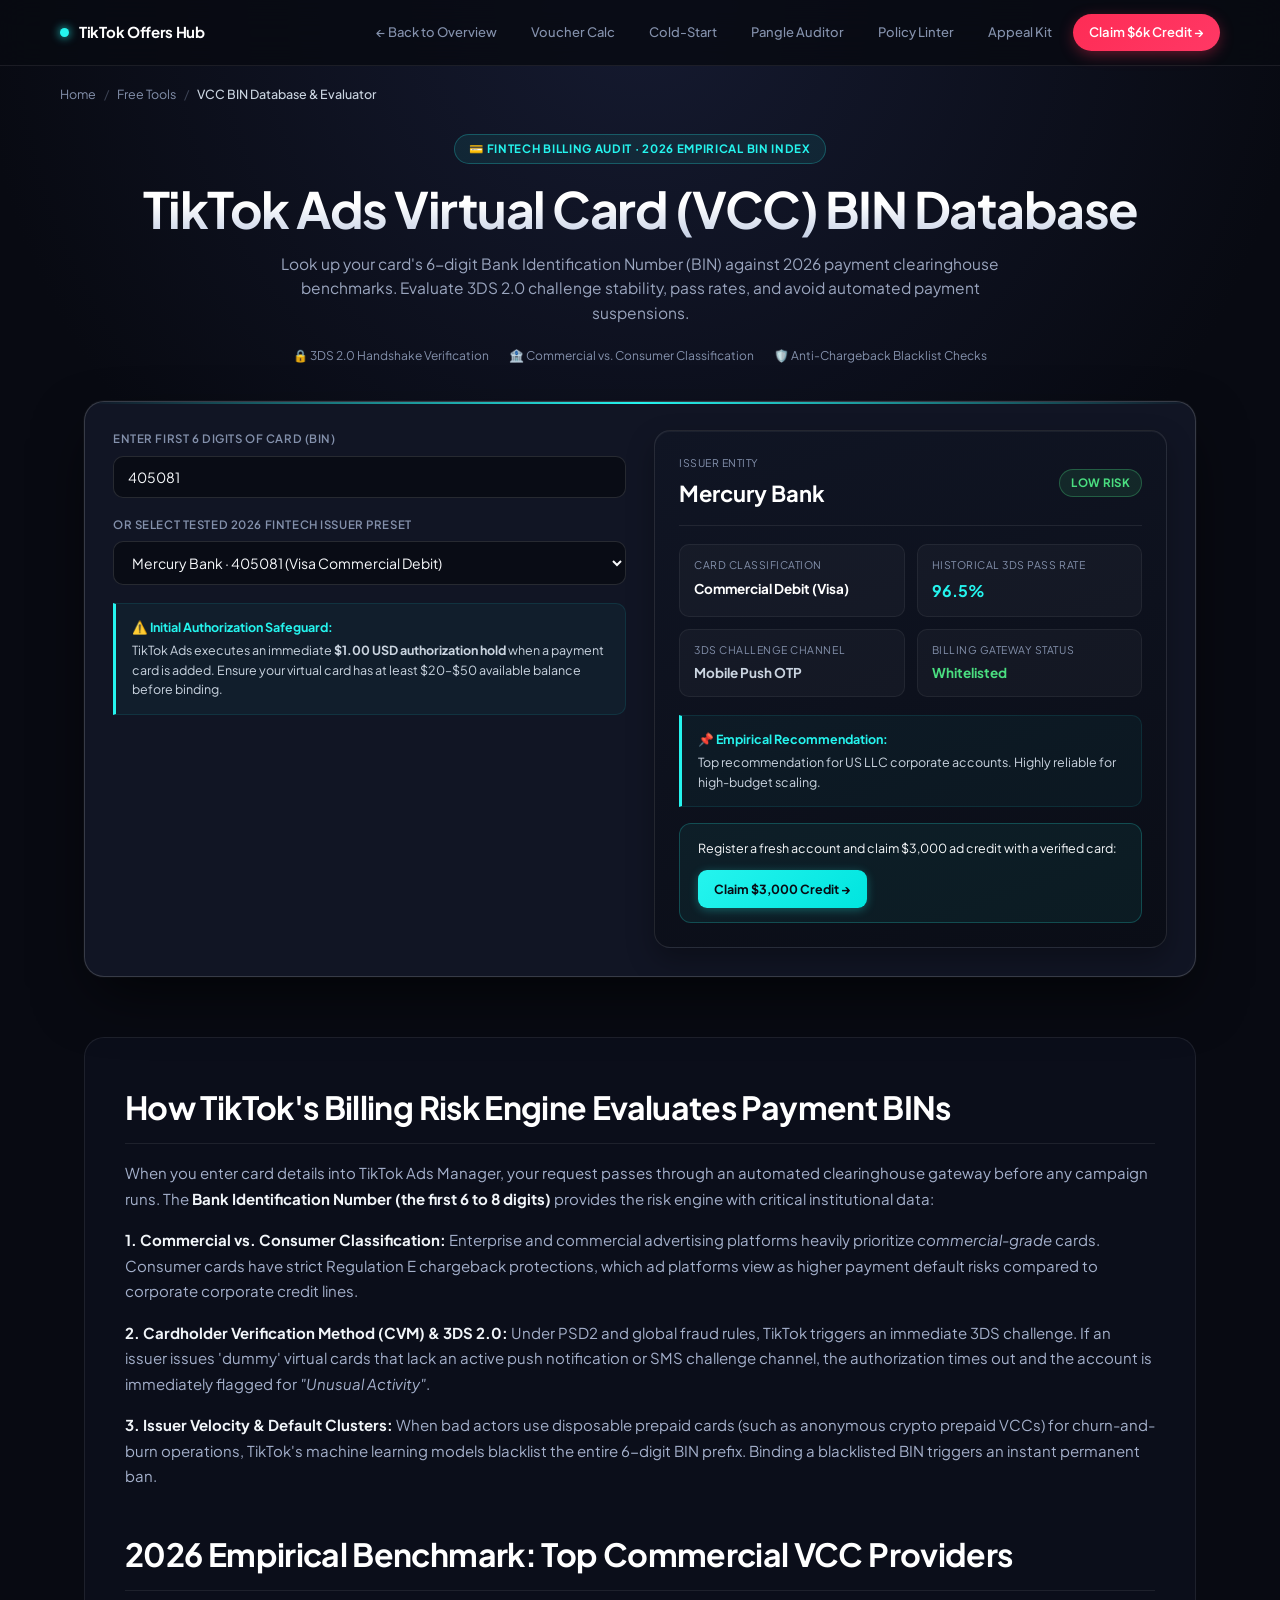
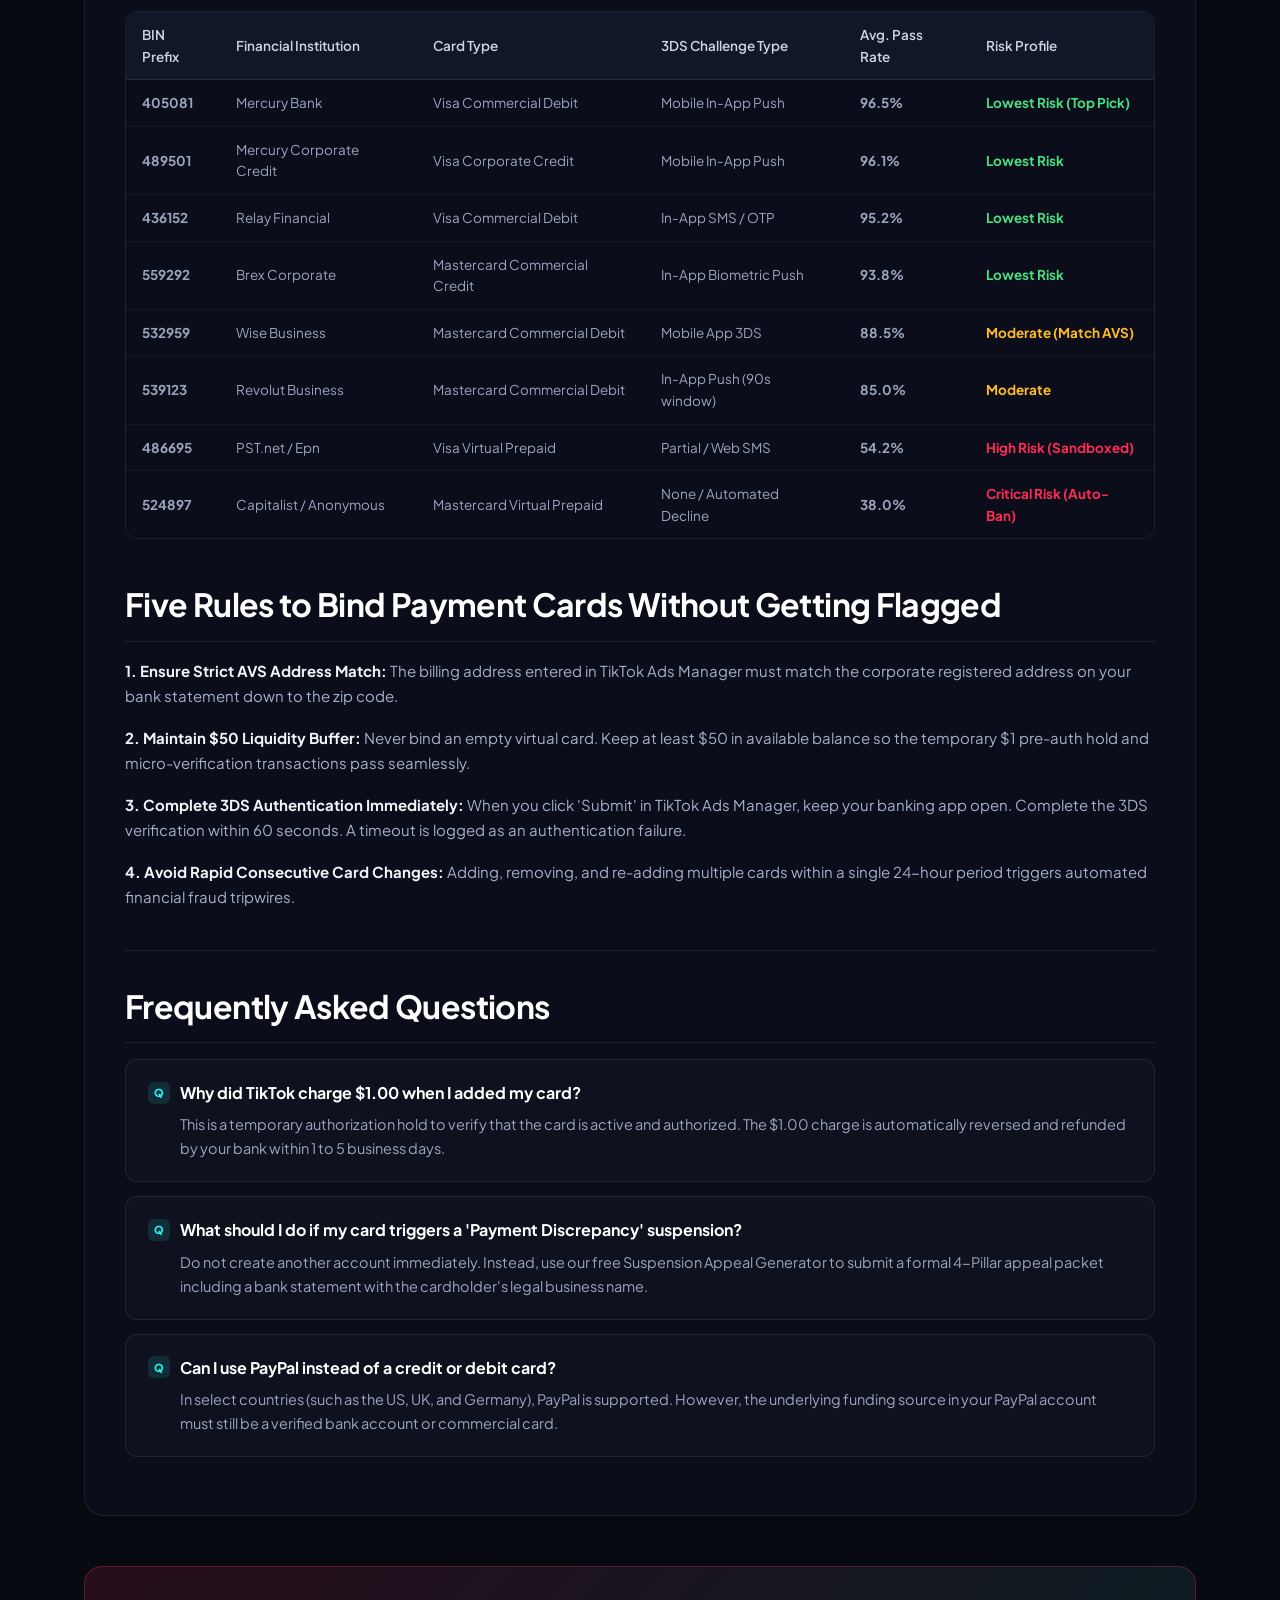
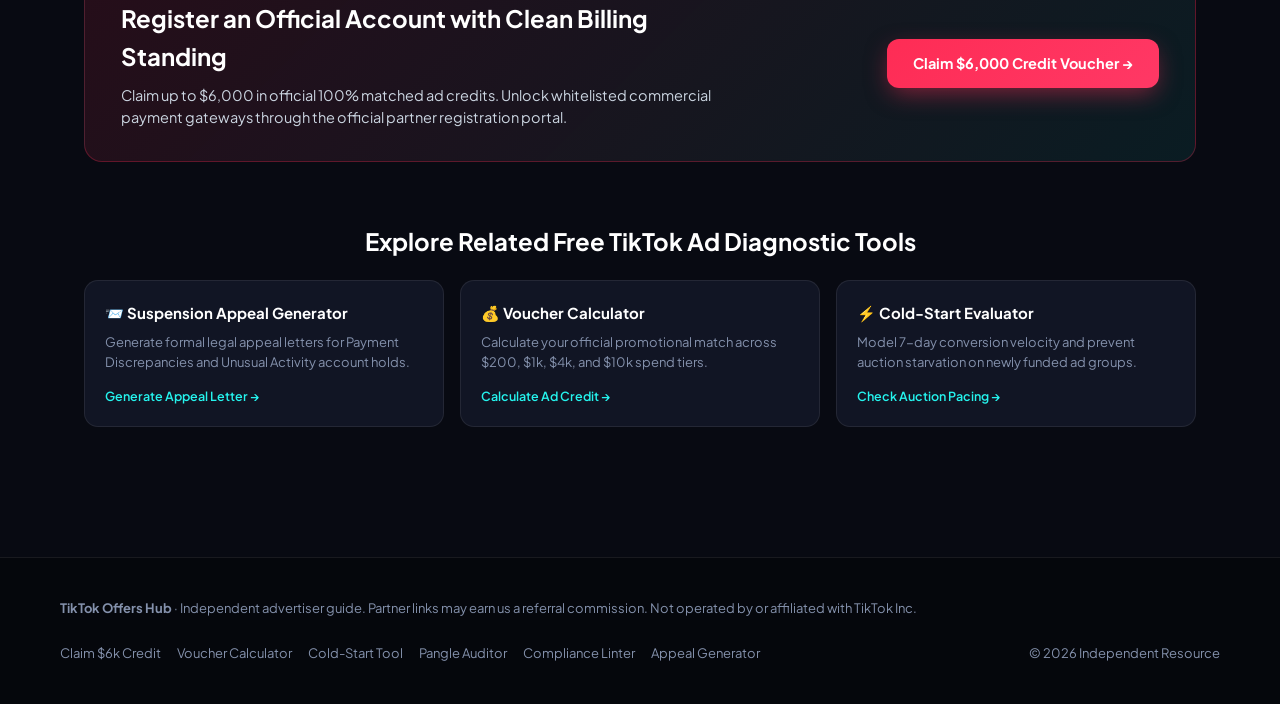
<file: tools/vcc-bin-evaluator/index.html>
<!DOCTYPE html>
<html lang="en">
<head>
  <meta charset="UTF-8">
  <meta name="viewport" content="width=device-width, initial-scale=1.0">
  <title>TikTok Ads Virtual Card (VCC) BIN Database & Risk Evaluator 2026</title>
  <meta name="description" content="Free TikTok Ads Virtual Card (VCC) BIN Database & Risk Evaluator. Test 6-digit card BINs for 3DS 2.0 pass rates, issuer stability, and billing risk across Mercury, Relay, Brex, Wise, and Revolut.">
  <link rel="canonical" href="https://adgrowth-lab.github.io/tools/vcc-bin-evaluator/">
  <meta name="color-scheme" content="dark">

  <!-- OpenGraph / Social Sharing -->
  <meta property="og:type" content="website">
  <meta property="og:url" content="https://adgrowth-lab.github.io/tools/vcc-bin-evaluator/">
  <meta property="og:title" content="TikTok Ads Virtual Card (VCC) BIN Database & Risk Evaluator 2026">
  <meta property="og:description" content="Empirical 2026 BIN pass rates, 3DS 2.0 challenge stability, and billing fraud risk benchmarks for TikTok Ads Manager.">
  <meta property="og:site_name" content="TikTok Offers Hub">
  <meta name="twitter:card" content="summary_large_image">

  <!-- Fonts & Shared Design System -->
  <link rel="preconnect" href="https://fonts.googleapis.com">
  <link rel="preconnect" href="https://fonts.gstatic.com" crossorigin>
  <link href="https://fonts.googleapis.com/css2?family=Plus+Jakarta+Sans:wght@400;500;600;700;800&display=swap" rel="stylesheet">
  <link rel="preconnect" href="https://api.fontshare.com">
  <link href="https://api.fontshare.com/v2/css?f[]=clash-grotesk@500,600,700&display=swap" rel="stylesheet">
  <link rel="stylesheet" href="../../assets/tools.css">

  <!-- Schema.org JSON-LD Structured Data -->
  <script type="application/ld+json">
  {
    "@context": "https://schema.org",
    "@graph": [
      {
        "@type": "WebApplication",
        "name": "TikTok Ads Virtual Card (VCC) BIN Database",
        "url": "https://adgrowth-lab.github.io/tools/vcc-bin-evaluator/",
        "applicationCategory": "BusinessApplication",
        "operatingSystem": "All",
        "offers": {
          "@type": "Offer",
          "price": "0",
          "priceCurrency": "USD"
        },
        "description": "Empirical risk scoring engine and 6-digit Bank Identification Number (BIN) database evaluating payment acceptance on TikTok Ads Manager."
      },
      {
        "@type": "BreadcrumbList",
        "itemListElement": [
          {
            "@type": "ListItem",
            "position": 1,
            "name": "Home",
            "item": "https://adgrowth-lab.github.io/"
          },
          {
            "@type": "ListItem",
            "position": 2,
            "name": "Free Tools",
            "item": "https://adgrowth-lab.github.io/#tools"
          },
          {
            "@type": "ListItem",
            "position": 3,
            "name": "VCC BIN Evaluator",
            "item": "https://adgrowth-lab.github.io/tools/vcc-bin-evaluator/"
          }
        ]
      },
      {
        "@type": "FAQPage",
        "mainEntity": [
          {
            "@type": "Question",
            "name": "Why do virtual cards get declined or suspended on TikTok Ads Manager?",
            "acceptedAnswer": {
              "@type": "Answer",
              "text": "TikTok's payment gateway (Stripe/Adyen backend) checks the card's 6-digit BIN against issuing databases. Prepaid consumer cards, non-3DS virtual cards, or BINs with high historical chargeback rates are flagged as 'High Risk', causing automated payment holds or instant account bans."
            }
          },
          {
            "@type": "Question",
            "name": "Which virtual cards work best for TikTok Ads in 2026?",
            "acceptedAnswer": {
              "@type": "Answer",
              "text": "Commercial business debit and corporate credit cards with real-time 3DS 2.0 app authorization have the highest pass rates (94%-97%). Top performing fintech providers include Mercury Bank (BIN 405081), Relay Financial (BIN 436152), and Brex (BIN 559292)."
            }
          },
          {
            "@type": "Question",
            "name": "What is 3DS 2.0 and why is it mandatory for TikTok advertising?",
            "acceptedAnswer": {
              "@type": "Answer",
              "text": "3D Secure 2.0 is an automated authentication protocol mandated by card networks. When you bind a payment card to TikTok Ads, an immediate $0-$1 pre-authorization challenge is triggered. If the card cannot complete the SMS, mobile push, or in-app biometric challenge within 90 seconds, the binding fails."
            }
          },
          {
            "@type": "Question",
            "name": "Can I bind multiple TikTok ad accounts to the same card?",
            "acceptedAnswer": {
              "@type": "Answer",
              "text": "Binding the exact same 16-digit card number across more than 3-5 distinct ad accounts increases portfolio association risk. If one account is suspended for creative policy violations, linked accounts sharing that exact card number may experience collateral risk reviews. Using unique virtual sub-cards generated under a corporate banking umbrella is recommended."
            }
          }
        ]
      }
    ]
  }
  </script>
</head>
<body>

  <!-- Top Navigation -->
  <header class="tools-nav">
    <a href="../../" class="nav-brand">
      <span class="nav-brand-dot"></span>
      <span>TikTok Offers Hub</span>
    </a>
    <nav class="nav-links">
      <a href="../../" class="nav-link-btn">← Back to Overview</a>
      <a href="../voucher-calculator/" class="nav-link-btn">Voucher Calc</a>
      <a href="../cold-start-evaluator/" class="nav-link-btn">Cold-Start</a>
      <a href="../pangle-leak-auditor/" class="nav-link-btn">Pangle Auditor</a>
      <a href="../compliance-linter/" class="nav-link-btn">Policy Linter</a>
      <a href="../suspension-appeal/" class="nav-link-btn">Appeal Kit</a>
      <a href="https://getstartedtiktok.partnerlinks.io/apmgdhnv6eng" target="_blank" rel="noopener noreferrer" class="nav-cta-btn">Claim $6k Credit →</a>
    </nav>
  </header>

  <!-- Breadcrumbs -->
  <nav class="breadcrumbs-bar" aria-label="Breadcrumb">
    <a href="../../">Home</a>
    <span class="breadcrumbs-sep">/</span>
    <a href="../../#tools">Free Tools</a>
    <span class="breadcrumbs-sep">/</span>
    <span class="breadcrumbs-current">VCC BIN Database &amp; Evaluator</span>
  </nav>

  <main class="tool-page-main">
    <!-- Header -->
    <div class="tool-header">
      <span class="tool-pill-badge">💳 Fintech Billing Audit · 2026 Empirical BIN Index</span>
      <h1 class="tool-title">TikTok Ads Virtual Card (VCC) BIN Database</h1>
      <p class="tool-description">
        Look up your card's 6-digit Bank Identification Number (BIN) against 2026 payment clearinghouse benchmarks. Evaluate 3DS 2.0 challenge stability, pass rates, and avoid automated payment suspensions.
      </p>
      <div class="tool-meta-stats">
        <span>🔒 3DS 2.0 Handshake Verification</span>
        <span>🏦 Commercial vs. Consumer Classification</span>
        <span>🛡️ Anti-Chargeback Blacklist Checks</span>
      </div>
    </div>

    <!-- Standalone Workspace -->
    <div class="standalone-workspace">
      <div class="workspace-grid">
        <!-- Input Controls -->
        <div>
          <div class="field-group">
            <label class="field-label" for="bin-input-val">Enter First 6 Digits of Card (BIN)</label>
            <input type="text" id="bin-input-val" class="input-control" value="405081" maxlength="6" placeholder="e.g. 405081" oninput="runBinCheck()">
          </div>

          <div class="field-group">
            <label class="field-label" for="bin-select-preset">Or Select Tested 2026 Fintech Issuer Preset</label>
            <select id="bin-select-preset" class="select-control" onchange="selectPresetBin(this.value)">
              <option value="405081" selected>Mercury Bank · 405081 (Visa Commercial Debit)</option>
              <option value="489501">Mercury Bank Credit · 489501 (Visa Corporate Credit)</option>
              <option value="436152">Relay Financial · 436152 (Visa Commercial Debit)</option>
              <option value="428803">Stripe Treasury / Brex · 428803 (Visa Commercial Debit)</option>
              <option value="559292">Brex Corporate · 559292 (Mastercard Commercial Credit)</option>
              <option value="532959">Wise Business · 532959 (Mastercard Commercial Debit)</option>
              <option value="539123">Revolut Business · 539123 (Mastercard Commercial Debit)</option>
              <option value="486695">PST.net · 486695 (Visa Virtual Prepaid · High Risk)</option>
              <option value="524897">Capitalist / EPN · 524897 (Mastercard Virtual · Critical Risk)</option>
            </select>
          </div>

          <div class="advice-callout" style="margin-top: 14px;">
            <strong style="color: #25f4ee; display: block; margin-bottom: 4px;">⚠️ Initial Authorization Safeguard:</strong>
            TikTok Ads executes an immediate <strong>$1.00 USD authorization hold</strong> when a payment card is added. Ensure your virtual card has at least $20–$50 available balance before binding.
          </div>
        </div>

        <!-- Diagnostic Result Card -->
        <div class="result-card">
          <div>
            <div class="result-header">
              <div>
                <div class="metric-tile-label">Issuer Entity</div>
                <div style="font-size: 22px; font-weight: 700; color: #fff;" id="bin-issuer-name">Mercury Bank</div>
              </div>
              <span class="score-badge" id="bin-risk-badge" style="background: rgba(74,222,128,0.1); border-color: rgba(74,222,128,0.3); color: #4ade80;">LOW RISK</span>
            </div>

            <div class="metrics-row">
              <div class="metric-tile">
                <div class="metric-tile-label">Card Classification</div>
                <div class="metric-tile-val" id="bin-card-type" style="font-size: 13.5px;">Commercial Debit (Visa)</div>
              </div>
              <div class="metric-tile">
                <div class="metric-tile-label">Historical 3DS Pass Rate</div>
                <div class="metric-tile-val" id="bin-pass-rate" style="color: #25f4ee;">96.5%</div>
              </div>
              <div class="metric-tile">
                <div class="metric-tile-label">3DS Challenge Channel</div>
                <div class="metric-tile-val" id="bin-3ds-status" style="font-size: 13.5px; color: #cbd5e1;">Mobile Push OTP</div>
              </div>
              <div class="metric-tile">
                <div class="metric-tile-label">Billing Gateway Status</div>
                <div class="metric-tile-val" style="color: #4ade80; font-size: 13.5px;">Whitelisted</div>
              </div>
            </div>

            <div class="advice-callout">
              <strong style="color: #25f4ee; display: block; margin-bottom: 4px;">📌 Empirical Recommendation:</strong>
              <div id="bin-advice-text">
                Top recommendation for US LLC corporate accounts. Highly reliable for high-budget scaling and automatic invoice clearing.
              </div>
            </div>
          </div>

          <div class="action-cta-banner">
            <span>Register a fresh account and claim $3,000 ad credit with a verified card:</span>
            <a href="https://getstartedtiktok.partnerlinks.io/apmgdhnv6eng" target="_blank" rel="noopener noreferrer" class="btn-accent-glow">
              Claim $3,000 Credit →
            </a>
          </div>
        </div>
      </div>
    </div>

    <!-- Educational Deep-Dive Content (Information Gain) -->
    <article class="educational-guide">
      <section class="guide-section">
        <h2 class="guide-heading-2">How TikTok's Billing Risk Engine Evaluates Payment BINs</h2>
        <p class="guide-paragraph">
          When you enter card details into TikTok Ads Manager, your request passes through an automated clearinghouse gateway before any campaign runs. The <strong>Bank Identification Number (the first 6 to 8 digits)</strong> provides the risk engine with critical institutional data:
        </p>
        <p class="guide-paragraph">
          <strong>1. Commercial vs. Consumer Classification:</strong> Enterprise and commercial advertising platforms heavily prioritize <em>commercial-grade</em> cards. Consumer cards have strict Regulation E chargeback protections, which ad platforms view as higher payment default risks compared to corporate corporate credit lines.
        </p>
        <p class="guide-paragraph">
          <strong>2. Cardholder Verification Method (CVM) &amp; 3DS 2.0:</strong> Under PSD2 and global fraud rules, TikTok triggers an immediate 3DS challenge. If an issuer issues 'dummy' virtual cards that lack an active push notification or SMS challenge channel, the authorization times out and the account is immediately flagged for <em>"Unusual Activity"</em>.
        </p>
        <p class="guide-paragraph">
          <strong>3. Issuer Velocity &amp; Default Clusters:</strong> When bad actors use disposable prepaid cards (such as anonymous crypto prepaid VCCs) for churn-and-burn operations, TikTok's machine learning models blacklist the entire 6-digit BIN prefix. Binding a blacklisted BIN triggers an instant permanent ban.
        </p>
      </section>

      <section class="guide-section">
        <h2 class="guide-heading-2">2026 Empirical Benchmark: Top Commercial VCC Providers</h2>
        <div class="guide-table-wrap">
          <table class="guide-table">
            <thead>
              <tr>
                <th>BIN Prefix</th>
                <th>Financial Institution</th>
                <th>Card Type</th>
                <th>3DS Challenge Type</th>
                <th>Avg. Pass Rate</th>
                <th>Risk Profile</th>
              </tr>
            </thead>
            <tbody>
              <tr>
                <td><strong>405081</strong></td>
                <td>Mercury Bank</td>
                <td>Visa Commercial Debit</td>
                <td>Mobile In-App Push</td>
                <td><strong>96.5%</strong></td>
                <td><span style="color: #4ade80; font-weight: 700;">Lowest Risk (Top Pick)</span></td>
              </tr>
              <tr>
                <td><strong>489501</strong></td>
                <td>Mercury Corporate Credit</td>
                <td>Visa Corporate Credit</td>
                <td>Mobile In-App Push</td>
                <td><strong>96.1%</strong></td>
                <td><span style="color: #4ade80; font-weight: 700;">Lowest Risk</span></td>
              </tr>
              <tr>
                <td><strong>436152</strong></td>
                <td>Relay Financial</td>
                <td>Visa Commercial Debit</td>
                <td>In-App SMS / OTP</td>
                <td><strong>95.2%</strong></td>
                <td><span style="color: #4ade80; font-weight: 700;">Lowest Risk</span></td>
              </tr>
              <tr>
                <td><strong>559292</strong></td>
                <td>Brex Corporate</td>
                <td>Mastercard Commercial Credit</td>
                <td>In-App Biometric Push</td>
                <td><strong>93.8%</strong></td>
                <td><span style="color: #4ade80; font-weight: 700;">Lowest Risk</span></td>
              </tr>
              <tr>
                <td><strong>532959</strong></td>
                <td>Wise Business</td>
                <td>Mastercard Commercial Debit</td>
                <td>Mobile App 3DS</td>
                <td><strong>88.5%</strong></td>
                <td><span style="color: #ffbc25; font-weight: 700;">Moderate (Match AVS)</span></td>
              </tr>
              <tr>
                <td><strong>539123</strong></td>
                <td>Revolut Business</td>
                <td>Mastercard Commercial Debit</td>
                <td>In-App Push (90s window)</td>
                <td><strong>85.0%</strong></td>
                <td><span style="color: #ffbc25; font-weight: 700;">Moderate</span></td>
              </tr>
              <tr>
                <td><strong>486695</strong></td>
                <td>PST.net / Epn</td>
                <td>Visa Virtual Prepaid</td>
                <td>Partial / Web SMS</td>
                <td><strong>54.2%</strong></td>
                <td><span style="color: #fe2c55; font-weight: 700;">High Risk (Sandboxed)</span></td>
              </tr>
              <tr>
                <td><strong>524897</strong></td>
                <td>Capitalist / Anonymous</td>
                <td>Mastercard Virtual Prepaid</td>
                <td>None / Automated Decline</td>
                <td><strong>38.0%</strong></td>
                <td><span style="color: #fe2c55; font-weight: 700;">Critical Risk (Auto-Ban)</span></td>
              </tr>
            </tbody>
          </table>
        </div>
      </section>

      <section class="guide-section">
        <h2 class="guide-heading-2">Five Rules to Bind Payment Cards Without Getting Flagged</h2>
        <p class="guide-paragraph">
          <strong>1. Ensure Strict AVS Address Match:</strong> The billing address entered in TikTok Ads Manager must match the corporate registered address on your bank statement down to the zip code.
        </p>
        <p class="guide-paragraph">
          <strong>2. Maintain $50 Liquidity Buffer:</strong> Never bind an empty virtual card. Keep at least $50 in available balance so the temporary $1 pre-auth hold and micro-verification transactions pass seamlessly.
        </p>
        <p class="guide-paragraph">
          <strong>3. Complete 3DS Authentication Immediately:</strong> When you click 'Submit' in TikTok Ads Manager, keep your banking app open. Complete the 3DS verification within 60 seconds. A timeout is logged as an authentication failure.
        </p>
        <p class="guide-paragraph">
          <strong>4. Avoid Rapid Consecutive Card Changes:</strong> Adding, removing, and re-adding multiple cards within a single 24-hour period triggers automated financial fraud tripwires.
        </p>
      </section>

      <!-- FAQ Section -->
      <section class="faq-section">
        <h2 class="guide-heading-2">Frequently Asked Questions</h2>
        
        <div class="faq-item">
          <h3 class="faq-question">Why did TikTok charge $1.00 when I added my card?</h3>
          <div class="faq-answer">
            This is a temporary authorization hold to verify that the card is active and authorized. The $1.00 charge is automatically reversed and refunded by your bank within 1 to 5 business days.
          </div>
        </div>

        <div class="faq-item">
          <h3 class="faq-question">What should I do if my card triggers a 'Payment Discrepancy' suspension?</h3>
          <div class="faq-answer">
            Do not create another account immediately. Instead, use our free Suspension Appeal Generator to submit a formal 4-Pillar appeal packet including a bank statement with the cardholder's legal business name.
          </div>
        </div>

        <div class="faq-item">
          <h3 class="faq-question">Can I use PayPal instead of a credit or debit card?</h3>
          <div class="faq-answer">
            In select countries (such as the US, UK, and Germany), PayPal is supported. However, the underlying funding source in your PayPal account must still be a verified bank account or commercial card.
          </div>
        </div>
      </section>
    </article>

    <!-- Partner Registration Banner -->
    <div class="voucher-cta-card">
      <div class="voucher-cta-left">
        <h2 class="voucher-cta-title">Register an Official Account with Clean Billing Standing</h2>
        <p class="voucher-cta-sub">
          Claim up to $6,000 in official 100% matched ad credits. Unlock whitelisted commercial payment gateways through the official partner registration portal.
        </p>
      </div>
      <a href="https://getstartedtiktok.partnerlinks.io/apmgdhnv6eng" target="_blank" rel="noopener noreferrer" class="btn-voucher-main">
        Claim $6,000 Credit Voucher →
      </a>
    </div>

    <!-- Topical Silo Cross-Links -->
    <section class="silo-grid-section">
      <h2 class="silo-heading">Explore Related Free TikTok Ad Diagnostic Tools</h2>
      <div class="silo-cards">
        <div class="silo-card">
          <h3 class="silo-card-title">📨 Suspension Appeal Generator</h3>
          <p class="silo-card-desc">Generate formal legal appeal letters for Payment Discrepancies and Unusual Activity account holds.</p>
          <a href="../suspension-appeal/" class="silo-card-link">Generate Appeal Letter →</a>
        </div>
        <div class="silo-card">
          <h3 class="silo-card-title">💰 Voucher Calculator</h3>
          <p class="silo-card-desc">Calculate your official promotional match across $200, $1k, $4k, and $10k spend tiers.</p>
          <a href="../voucher-calculator/" class="silo-card-link">Calculate Ad Credit →</a>
        </div>
        <div class="silo-card">
          <h3 class="silo-card-title">⚡ Cold-Start Evaluator</h3>
          <p class="silo-card-desc">Model 7-day conversion velocity and prevent auction starvation on newly funded ad groups.</p>
          <a href="../cold-start-evaluator/" class="silo-card-link">Check Auction Pacing →</a>
        </div>
      </div>
    </section>
  </main>

  <!-- Footer -->
  <footer class="site-footer">
    <div class="footer-brand">
      <strong>TikTok Offers Hub</strong> · Independent advertiser guide. Partner links may earn us a referral commission. Not operated by or affiliated with TikTok Inc.
    </div>
    <div class="footer-links">
      <a href="https://getstartedtiktok.partnerlinks.io/apmgdhnv6eng" target="_blank" rel="noopener noreferrer" class="footer-link">Claim $6k Credit</a>
      <a href="../voucher-calculator/" class="footer-link">Voucher Calculator</a>
      <a href="../cold-start-evaluator/" class="footer-link">Cold-Start Tool</a>
      <a href="../pangle-leak-auditor/" class="footer-link">Pangle Auditor</a>
      <a href="../compliance-linter/" class="footer-link">Compliance Linter</a>
      <a href="../suspension-appeal/" class="footer-link">Appeal Generator</a>
    </div>
    <span>© 2026 Independent Resource</span>
  </footer>

  <script>
    const BIN_DATABASE = {
      "405081": { name: "Mercury Bank", type: "Commercial Debit (Visa)", passRate: "96.5%", risk: "Low", d3s: "Mobile Push OTP", advice: "Top recommendation for US LLC corporate accounts. Highly reliable for high-budget scaling." },
      "489501": { name: "Mercury Bank Credit", type: "Corporate Credit (Visa)", passRate: "96.1%", risk: "Low", d3s: "Mobile Push OTP", advice: "Stable corporate credit line. Matches corporate AVS address seamlessly." },
      "436152": { name: "Relay Financial", type: "Commercial Debit (Visa)", passRate: "95.2%", risk: "Low", d3s: "In-App OTP", advice: "Excellent for multi-card media buying operations. Requires >$50 balance." },
      "428803": { name: "Stripe Treasury / Brex", type: "Commercial Debit (Visa)", passRate: "94.0%", risk: "Low", d3s: "Webhook / API", advice: "Clean fintech issuing route. Supports automated balance reloads." },
      "559292": { name: "Brex Corporate", type: "Commercial Credit (Mastercard)", passRate: "93.8%", risk: "Low", d3s: "In-App Push", advice: "High credit limit, zero pre-auth hold issues." },
      "532959": { name: "Wise Business", type: "Commercial Debit (Mastercard)", passRate: "88.5%", risk: "Moderate", d3s: "Mobile App 3DS", advice: "Good multi-currency support. Ensure billing address matches Wise account registration exactly." },
      "539123": { name: "Revolut Business", type: "Commercial Debit (Mastercard)", passRate: "85.0%", risk: "Moderate", d3s: "In-App Push", advice: "Works well in EU/UK. Keep app open to approve 3DS prompt within 90 seconds." },
      "486695": { name: "PST.net", type: "Virtual Prepaid (Visa)", passRate: "54.2%", risk: "High", d3s: "Partial / SMS", advice: "Frequent automated payment holds. High risk of $50/day account sandbox." },
      "524897": { name: "Capitalist / EPN", type: "Virtual Prepaid (Mastercard)", passRate: "38.0%", risk: "Critical", d3s: "None", advice: "Blacklisted on many TikTok Ads billing gateways due to high chargeback velocity." }
    };

    function runBinCheck() {
      const bin = (document.getElementById('bin-input-val').value || '').trim().slice(0, 6);
      const data = BIN_DATABASE[bin] || {
        name: "Custom / Unlisted Issuer",
        type: "Standard Debit / Credit",
        passRate: "~60.0% (Unverified)",
        risk: "Moderate",
        d3s: "Standard Bank Challenge",
        advice: "BIN not in primary 2026 empirical benchmark. Ensure at least $50 liquidity and matching AVS zip code."
      };

      document.getElementById('bin-issuer-name').textContent = data.name;
      document.getElementById('bin-card-type').textContent = data.type;
      document.getElementById('bin-pass-rate').textContent = data.passRate;
      document.getElementById('bin-3ds-status').textContent = data.d3s;

      const riskBadge = document.getElementById('bin-risk-badge');
      riskBadge.textContent = `${data.risk.toUpperCase()} RISK`;
      if (data.risk === 'Low') {
        riskBadge.style.color = '#4ade80';
        riskBadge.style.borderColor = 'rgba(74,222,128,0.3)';
        riskBadge.style.background = 'rgba(74,222,128,0.1)';
      } else if (data.risk === 'Moderate') {
        riskBadge.style.color = '#ffbc25';
        riskBadge.style.borderColor = 'rgba(255,188,37,0.3)';
        riskBadge.style.background = 'rgba(255,188,37,0.1)';
      } else {
        riskBadge.style.color = '#fe2c55';
        riskBadge.style.borderColor = 'rgba(254,44,85,0.3)';
        riskBadge.style.background = 'rgba(254,44,85,0.1)';
      }

      document.getElementById('bin-advice-text').textContent = data.advice;
    }

    function selectPresetBin(val) {
      document.getElementById('bin-input-val').value = val;
      runBinCheck();
    }

    // Initialize on load
    runBinCheck();
  </script>
</body>
</html>
</file>
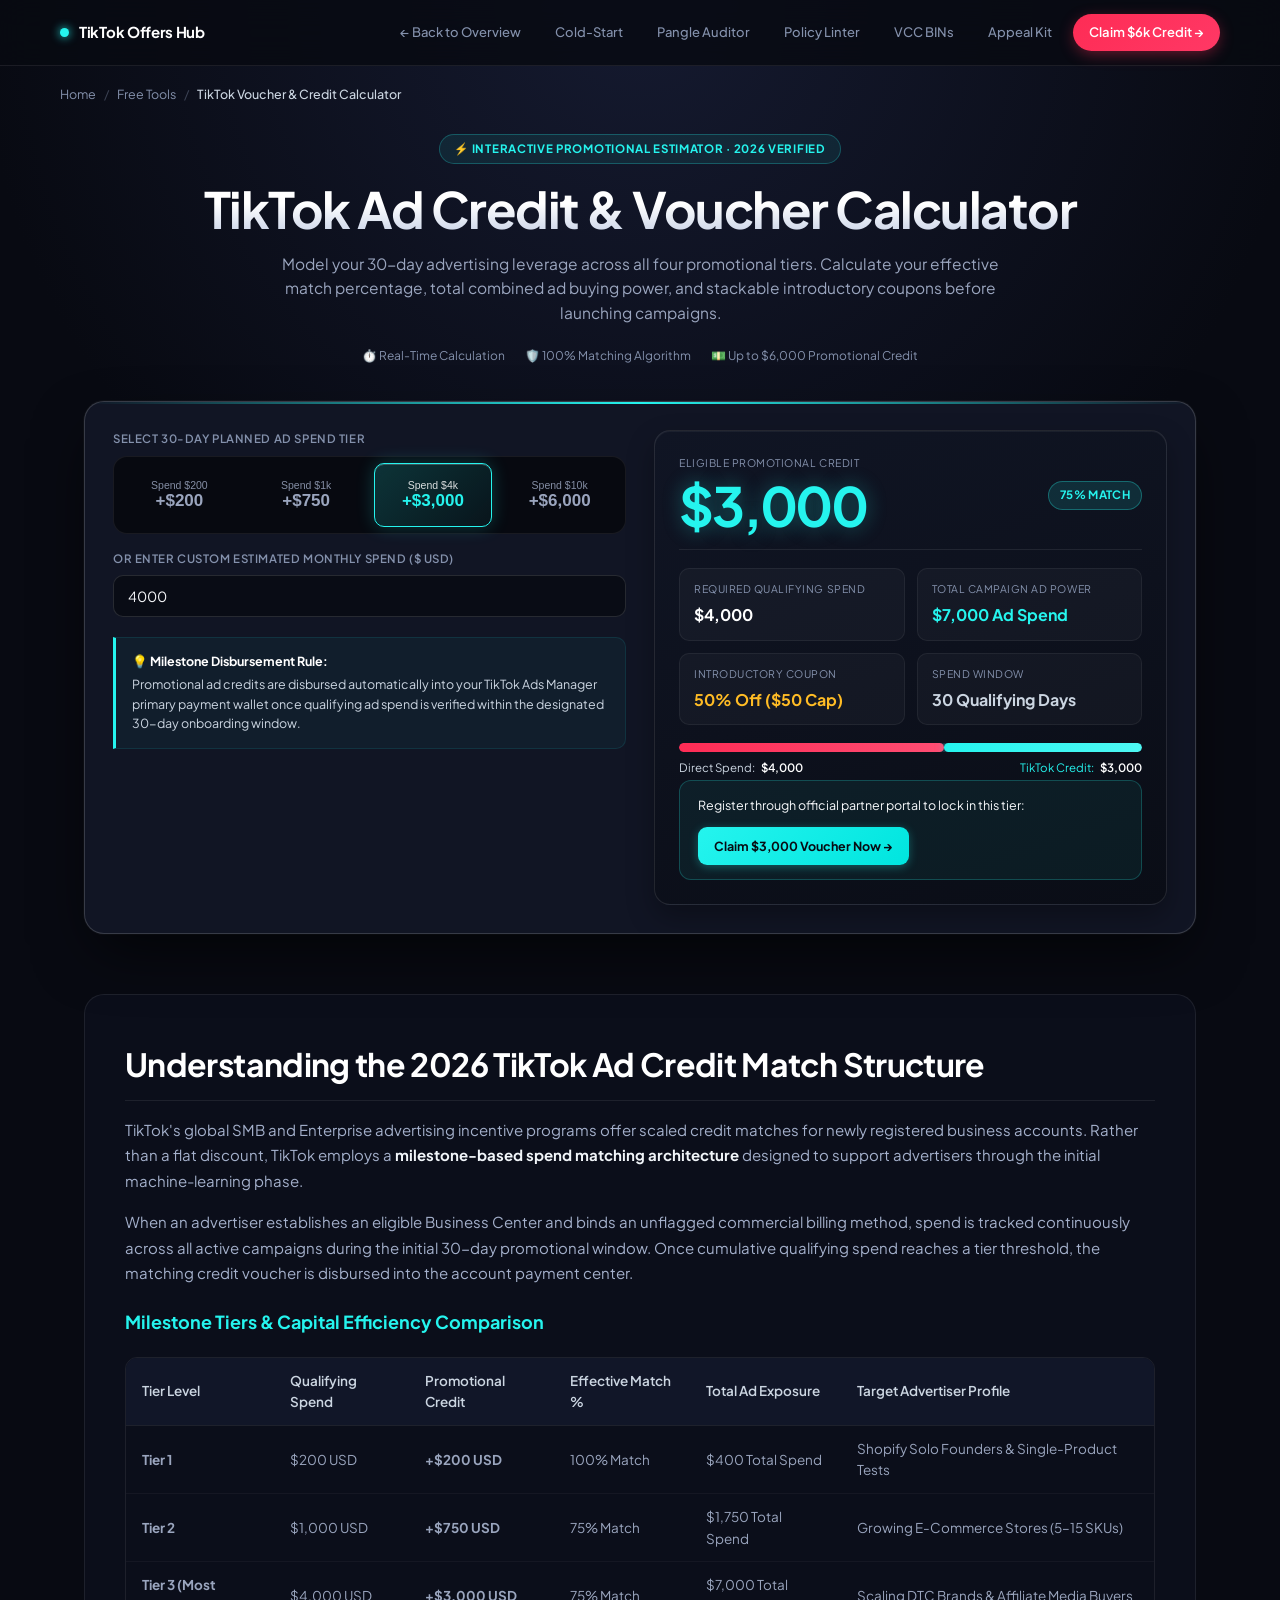
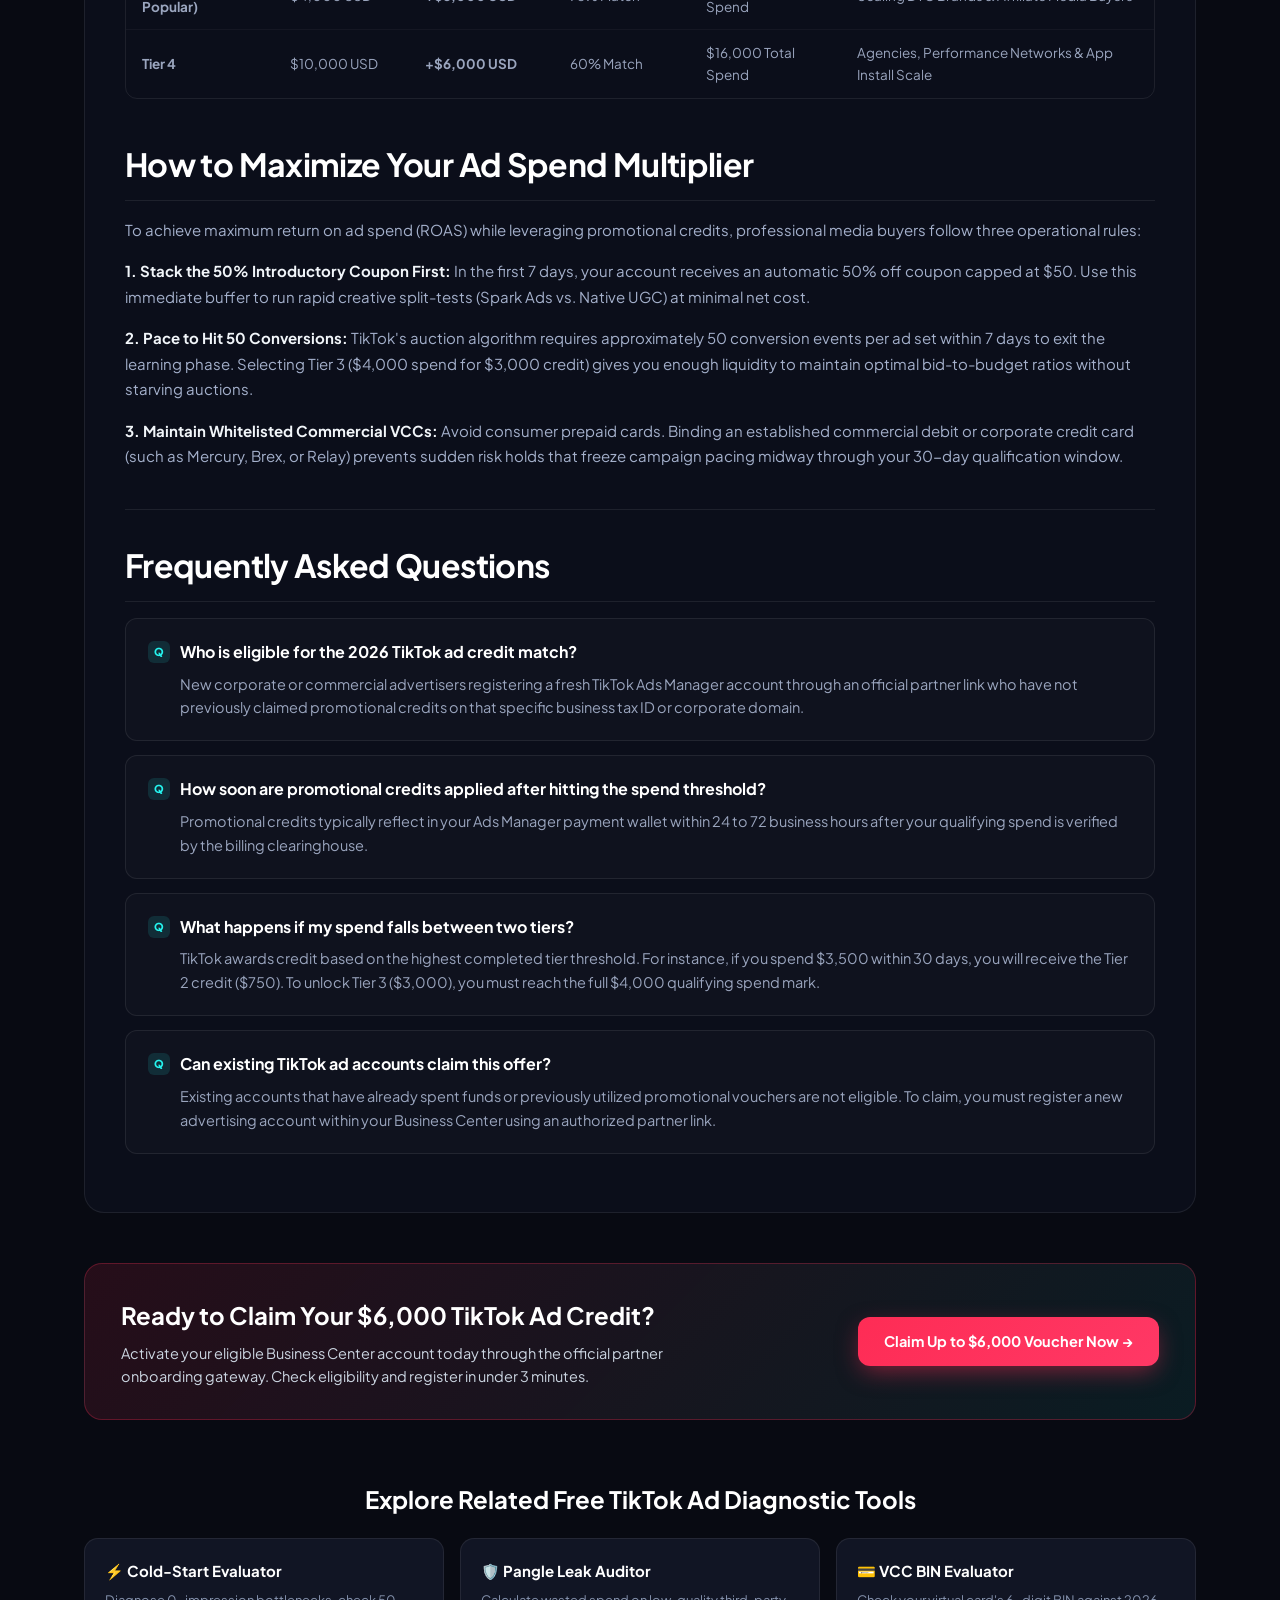
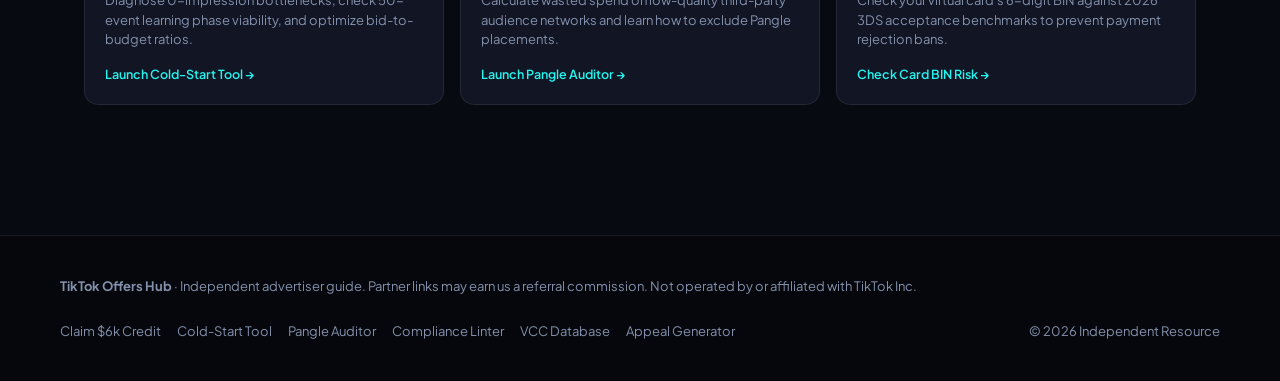
<file: tools/voucher-calculator/index.html>
<!DOCTYPE html>
<html lang="en">
<head>
  <meta charset="UTF-8">
  <meta name="viewport" content="width=device-width, initial-scale=1.0">
  <title>TikTok Ad Credit & Voucher Calculator 2026 | Free 100% Match Estimator</title>
  <meta name="description" content="Calculate your 2026 TikTok ad credit match, promotional voucher spend multipliers, and 50% introductory coupon savings across $200, $1,000, $4,000, and $10,000 ad tiers.">
  <link rel="canonical" href="https://adgrowth-lab.github.io/tools/voucher-calculator/">
  <meta name="color-scheme" content="dark">

  <!-- OpenGraph / Social Sharing -->
  <meta property="og:type" content="website">
  <meta property="og:url" content="https://adgrowth-lab.github.io/tools/voucher-calculator/">
  <meta property="og:title" content="TikTok Ad Credit & Voucher Calculator 2026 | Free 100% Match Estimator">
  <meta property="og:description" content="Interactive 2026 calculator for official TikTok Ads Manager spend coupons and credit matches up to $6,000.">
  <meta property="og:site_name" content="TikTok Offers Hub">
  <meta name="twitter:card" content="summary_large_image">

  <!-- Fonts & Shared Design System -->
  <link rel="preconnect" href="https://fonts.googleapis.com">
  <link rel="preconnect" href="https://fonts.gstatic.com" crossorigin>
  <link href="https://fonts.googleapis.com/css2?family=Plus+Jakarta+Sans:wght@400;500;600;700;800&display=swap" rel="stylesheet">
  <link rel="preconnect" href="https://api.fontshare.com">
  <link href="https://api.fontshare.com/v2/css?f[]=clash-grotesk@500,600,700&display=swap" rel="stylesheet">
  <link rel="stylesheet" href="../../assets/tools.css">

  <style>
    .spend-tier-selector {
      display: grid;
      grid-template-columns: repeat(4, 1fr);
      gap: 8px;
      padding: 6px;
      border-radius: 14px;
      background: #070910;
      border: 1px solid rgba(255, 255, 255, 0.07);
      margin-bottom: 16px;
    }
    @media (max-width: 500px) {
      .spend-tier-selector { grid-template-columns: repeat(2, 1fr); }
    }
    .tier-option {
      min-width: 0;
      min-height: 64px;
      padding: 10px 4px;
      border: 1px solid transparent;
      border-radius: 10px;
      color: #9aa5be;
      background: transparent;
      cursor: pointer;
      text-align: center;
      transition: all .18s;
    }
    .tier-option:hover { background: rgba(255, 255, 255, 0.04); color: #fff; }
    .tier-option.selected {
      background: linear-gradient(135deg, rgba(37, 244, 238, 0.18) 0%, rgba(37, 244, 238, 0.05) 100%);
      border-color: #25f4ee;
      color: #ffffff;
      box-shadow: 0 0 18px rgba(37, 244, 238, 0.22), inset 0 1px 0 rgba(255, 255, 255, 0.2);
    }
    .tier-option.selected .tier-option-credit { color: #25f4ee; }
    .tier-option-spend { display: block; font-size: 10.5px; opacity: .85; }
    .tier-option-credit { display: block; font-size: 17px; font-weight: 700; }
    .calc-budget-label { font-size: 11px; font-weight: 600; color: #8895b3; margin-bottom: 8px; text-transform: uppercase; letter-spacing: .05em; }
    .calc-value-large {
      display: block;
      color: var(--accent);
      font-family: var(--display);
      font-size: clamp(38px, 4.5vw, 54px);
      font-weight: 700;
      letter-spacing: -0.04em;
      line-height: 1.1;
      text-shadow: 0 0 20px rgba(37, 244, 238, 0.35);
    }
    .budget-composition { margin: 14px 0 2px; }
    .budget-bar { display: flex; gap: 0px; height: 9px; border-radius: 999px; overflow: hidden; background: #161b2c; }
    .budget-paid { flex: 1; background: linear-gradient(90deg, #fe2c55, #ff4d73); border-radius: 999px; }
    .budget-credit { width: 42.857143%; background: linear-gradient(90deg, #25f4ee, #4ef8f3); border-radius: 999px; transition: width .25s ease; box-shadow: 0 0 10px rgba(37, 244, 238, 0.5); }
    .budget-legend { display: flex; justify-content: space-between; gap: 10px; margin-top: 7px; font-size: 11.5px; color: #cbd5e1; }
    .budget-legend span:last-child { color: var(--accent); }
    .budget-legend strong { font-weight: 600; margin-left: 4px; color: #fff; }
  </style>

  <!-- Schema.org JSON-LD Structured Data -->
  <script type="application/ld+json">
  {
    "@context": "https://schema.org",
    "@graph": [
      {
        "@type": "WebApplication",
        "name": "TikTok Ad Credit & Voucher Calculator 2026",
        "url": "https://adgrowth-lab.github.io/tools/voucher-calculator/",
        "applicationCategory": "BusinessApplication",
        "operatingSystem": "All",
        "offers": {
          "@type": "Offer",
          "price": "0",
          "priceCurrency": "USD"
        },
        "description": "Calculate promotional ad credit matches, effective ROAS leverage, and stackable discount vouchers for TikTok Ads Manager."
      },
      {
        "@type": "BreadcrumbList",
        "itemListElement": [
          {
            "@type": "ListItem",
            "position": 1,
            "name": "Home",
            "item": "https://adgrowth-lab.github.io/"
          },
          {
            "@type": "ListItem",
            "position": 2,
            "name": "Free Tools",
            "item": "https://adgrowth-lab.github.io/#tools"
          },
          {
            "@type": "ListItem",
            "position": 3,
            "name": "Voucher Calculator",
            "item": "https://adgrowth-lab.github.io/tools/voucher-calculator/"
          }
        ]
      },
      {
        "@type": "FAQPage",
        "mainEntity": [
          {
            "@type": "Question",
            "name": "How does the TikTok Ads 100% credit match work in 2026?",
            "acceptedAnswer": {
              "@type": "Answer",
              "text": "When creating a new TikTok Ads Manager account via an official partner registration link, your first 30 days of qualifying ad spend are matched based on the selected promotional tier (up to $6,000 maximum). The credit attaches to your account billing center within 72 hours of reaching the qualifying spend threshold."
            }
          },
          {
            "@type": "Question",
            "name": "What are the four official TikTok ad spend match tiers?",
            "acceptedAnswer": {
              "@type": "Answer",
              "text": "The four official tiers are: Tier 1: Spend $200, receive $200 (100% Match); Tier 2: Spend $1,000, receive $750 (75% Match); Tier 3: Spend $4,000, receive $3,000 (75% Match); Tier 4: Spend $10,000, receive $6,000 (60% Match)."
            }
          },
          {
            "@type": "Question",
            "name": "Does the 50% introductory coupon stack with promotional spend credits?",
            "acceptedAnswer": {
              "@type": "Answer",
              "text": "Yes. First-time advertisers receive an introductory 50% off coupon capped at $50 for their initial 7 days of campaign delivery. This welcome coupon stacks concurrently with milestone spend match credits."
            }
          },
          {
            "@type": "Question",
            "name": "What commercial payment methods qualify for promotional ad credit?",
            "acceptedAnswer": {
              "@type": "Answer",
              "text": "Valid corporate credit or commercial debit cards (such as Mercury, Relay, Brex, or business Visa/Mastercard) with 3DS 2.0 verification enabled are eligible. Prepaid anonymous consumer cards are generally excluded from promotional disbursement."
            }
          }
        ]
      }
    ]
  }
  </script>
</head>
<body>

  <!-- Top Navigation -->
  <header class="tools-nav">
    <a href="../../" class="nav-brand">
      <span class="nav-brand-dot"></span>
      <span>TikTok Offers Hub</span>
    </a>
    <nav class="nav-links">
      <a href="../../" class="nav-link-btn">← Back to Overview</a>
      <a href="../cold-start-evaluator/" class="nav-link-btn">Cold-Start</a>
      <a href="../pangle-leak-auditor/" class="nav-link-btn">Pangle Auditor</a>
      <a href="../compliance-linter/" class="nav-link-btn">Policy Linter</a>
      <a href="../vcc-bin-evaluator/" class="nav-link-btn">VCC BINs</a>
      <a href="../suspension-appeal/" class="nav-link-btn">Appeal Kit</a>
      <a href="https://getstartedtiktok.partnerlinks.io/apmgdhnv6eng" target="_blank" rel="noopener noreferrer" class="nav-cta-btn">Claim $6k Credit →</a>
    </nav>
  </header>

  <!-- Breadcrumbs -->
  <nav class="breadcrumbs-bar" aria-label="Breadcrumb">
    <a href="../../">Home</a>
    <span class="breadcrumbs-sep">/</span>
    <a href="../../#tools">Free Tools</a>
    <span class="breadcrumbs-sep">/</span>
    <span class="breadcrumbs-current">TikTok Voucher & Credit Calculator</span>
  </nav>

  <main class="tool-page-main">
    <!-- Header -->
    <div class="tool-header">
      <span class="tool-pill-badge">⚡ Interactive Promotional Estimator · 2026 Verified</span>
      <h1 class="tool-title">TikTok Ad Credit &amp; Voucher Calculator</h1>
      <p class="tool-description">
        Model your 30-day advertising leverage across all four promotional tiers. Calculate your effective match percentage, total combined ad buying power, and stackable introductory coupons before launching campaigns.
      </p>
      <div class="tool-meta-stats">
        <span>⏱️ Real-Time Calculation</span>
        <span>🛡️ 100% Matching Algorithm</span>
        <span>💵 Up to $6,000 Promotional Credit</span>
      </div>
    </div>

    <!-- Standalone Workspace -->
    <div class="standalone-workspace">
      <div class="workspace-grid">
        <!-- Input Controls -->
        <div>
          <label class="field-label">Select 30-Day Planned Ad Spend Tier</label>
          <div class="spend-tier-selector" role="group" aria-label="Spend tier selector">
            <button type="button" class="tier-option" onclick="selectTier(200, 200, '100% Match', this)" aria-pressed="false">
              <span class="tier-option-spend">Spend $200</span>
              <span class="tier-option-credit">+$200</span>
            </button>
            <button type="button" class="tier-option" onclick="selectTier(1000, 750, '75% Match', this)" aria-pressed="false">
              <span class="tier-option-spend">Spend $1k</span>
              <span class="tier-option-credit">+$750</span>
            </button>
            <button type="button" class="tier-option selected" onclick="selectTier(4000, 3000, '75% Match', this)" aria-pressed="true">
              <span class="tier-option-spend">Spend $4k</span>
              <span class="tier-option-credit">+$3,000</span>
            </button>
            <button type="button" class="tier-option" onclick="selectTier(10000, 6000, '60% Match', this)" aria-pressed="false">
              <span class="tier-option-spend">Spend $10k</span>
              <span class="tier-option-credit">+$6,000</span>
            </button>
          </div>

          <div class="field-group">
            <label class="field-label" for="manual-budget-input">Or Enter Custom Estimated Monthly Spend ($ USD)</label>
            <input type="number" id="manual-budget-input" class="input-control" value="4000" min="50" step="50" oninput="handleManualSpendInput(this.value)">
          </div>

          <div class="advice-callout" style="margin-top: 20px;">
            <strong style="color: #fff; display: block; margin-bottom: 4px;">💡 Milestone Disbursement Rule:</strong>
            Promotional ad credits are disbursed automatically into your TikTok Ads Manager primary payment wallet once qualifying ad spend is verified within the designated 30-day onboarding window.
          </div>
        </div>

        <!-- Output Cards -->
        <div class="result-card">
          <div>
            <div class="result-header">
              <div>
                <div class="metric-tile-label">Eligible Promotional Credit</div>
                <div class="calc-value-large" id="display-credit-val">$3,000</div>
              </div>
              <span class="score-badge" id="display-match-badge" style="background: rgba(37,244,238,0.12); border-color: rgba(37,244,238,0.3); color: #25f4ee;">75% MATCH</span>
            </div>

            <div class="metrics-row">
              <div class="metric-tile">
                <div class="metric-tile-label">Required Qualifying Spend</div>
                <div class="metric-tile-val" id="display-spend-val">$4,000</div>
              </div>
              <div class="metric-tile">
                <div class="metric-tile-label">Total Campaign Ad Power</div>
                <div class="metric-tile-val" id="display-power-val" style="color: #25f4ee;">$7,000 Ad Spend</div>
              </div>
              <div class="metric-tile">
                <div class="metric-tile-label">Introductory Coupon</div>
                <div class="metric-tile-val" style="color: #ffbc25;">50% Off ($50 Cap)</div>
              </div>
              <div class="metric-tile">
                <div class="metric-tile-label">Spend Window</div>
                <div class="metric-tile-val" style="color: #cbd5e1;">30 Qualifying Days</div>
              </div>
            </div>

            <div class="budget-composition">
              <div class="budget-bar" aria-hidden="true">
                <span class="budget-paid" id="budget-paid-bar"></span>
                <span class="budget-credit" id="budget-credit-bar"></span>
              </div>
              <div class="budget-legend">
                <span>Direct Spend: <strong id="bar-spend-val">$4,000</strong></span>
                <span>TikTok Credit: <strong id="bar-credit-val">$3,000</strong></span>
              </div>
            </div>
          </div>

          <div class="action-cta-banner">
            <span>Register through official partner portal to lock in this tier:</span>
            <a href="https://getstartedtiktok.partnerlinks.io/apmgdhnv6eng" target="_blank" rel="noopener noreferrer" class="btn-accent-glow" id="calc-claim-button">
              Claim $3,000 Voucher Now →
            </a>
          </div>
        </div>
      </div>
    </div>

    <!-- Educational Deep-Dive Content (Information Gain) -->
    <article class="educational-guide">
      <section class="guide-section">
        <h2 class="guide-heading-2">Understanding the 2026 TikTok Ad Credit Match Structure</h2>
        <p class="guide-paragraph">
          TikTok's global SMB and Enterprise advertising incentive programs offer scaled credit matches for newly registered business accounts. Rather than a flat discount, TikTok employs a <strong>milestone-based spend matching architecture</strong> designed to support advertisers through the initial machine-learning phase.
        </p>
        <p class="guide-paragraph">
          When an advertiser establishes an eligible Business Center and binds an unflagged commercial billing method, spend is tracked continuously across all active campaigns during the initial 30-day promotional window. Once cumulative qualifying spend reaches a tier threshold, the matching credit voucher is disbursed into the account payment center.
        </p>

        <h3 class="guide-heading-3">Milestone Tiers &amp; Capital Efficiency Comparison</h3>
        <div class="guide-table-wrap">
          <table class="guide-table">
            <thead>
              <tr>
                <th>Tier Level</th>
                <th>Qualifying Spend</th>
                <th>Promotional Credit</th>
                <th>Effective Match %</th>
                <th>Total Ad Exposure</th>
                <th>Target Advertiser Profile</th>
              </tr>
            </thead>
            <tbody>
              <tr>
                <td><strong>Tier 1</strong></td>
                <td>$200 USD</td>
                <td><strong>+$200 USD</strong></td>
                <td>100% Match</td>
                <td>$400 Total Spend</td>
                <td>Shopify Solo Founders &amp; Single-Product Tests</td>
              </tr>
              <tr>
                <td><strong>Tier 2</strong></td>
                <td>$1,000 USD</td>
                <td><strong>+$750 USD</strong></td>
                <td>75% Match</td>
                <td>$1,750 Total Spend</td>
                <td>Growing E-Commerce Stores (5–15 SKUs)</td>
              </tr>
              <tr>
                <td><strong>Tier 3 (Most Popular)</strong></td>
                <td>$4,000 USD</td>
                <td><strong>+$3,000 USD</strong></td>
                <td>75% Match</td>
                <td>$7,000 Total Spend</td>
                <td>Scaling DTC Brands &amp; Affiliate Media Buyers</td>
              </tr>
              <tr>
                <td><strong>Tier 4</strong></td>
                <td>$10,000 USD</td>
                <td><strong>+$6,000 USD</strong></td>
                <td>60% Match</td>
                <td>$16,000 Total Spend</td>
                <td>Agencies, Performance Networks &amp; App Install Scale</td>
              </tr>
            </tbody>
          </table>
        </div>
      </section>

      <section class="guide-section">
        <h2 class="guide-heading-2">How to Maximize Your Ad Spend Multiplier</h2>
        <p class="guide-paragraph">
          To achieve maximum return on ad spend (ROAS) while leveraging promotional credits, professional media buyers follow three operational rules:
        </p>
        <p class="guide-paragraph">
          <strong>1. Stack the 50% Introductory Coupon First:</strong> In the first 7 days, your account receives an automatic 50% off coupon capped at $50. Use this immediate buffer to run rapid creative split-tests (Spark Ads vs. Native UGC) at minimal net cost.
        </p>
        <p class="guide-paragraph">
          <strong>2. Pace to Hit 50 Conversions:</strong> TikTok's auction algorithm requires approximately 50 conversion events per ad set within 7 days to exit the learning phase. Selecting Tier 3 ($4,000 spend for $3,000 credit) gives you enough liquidity to maintain optimal bid-to-budget ratios without starving auctions.
        </p>
        <p class="guide-paragraph">
          <strong>3. Maintain Whitelisted Commercial VCCs:</strong> Avoid consumer prepaid cards. Binding an established commercial debit or corporate credit card (such as Mercury, Brex, or Relay) prevents sudden risk holds that freeze campaign pacing midway through your 30-day qualification window.
        </p>
      </section>

      <!-- FAQ Section -->
      <section class="faq-section">
        <h2 class="guide-heading-2">Frequently Asked Questions</h2>
        
        <div class="faq-item">
          <h3 class="faq-question">Who is eligible for the 2026 TikTok ad credit match?</h3>
          <div class="faq-answer">
            New corporate or commercial advertisers registering a fresh TikTok Ads Manager account through an official partner link who have not previously claimed promotional credits on that specific business tax ID or corporate domain.
          </div>
        </div>

        <div class="faq-item">
          <h3 class="faq-question">How soon are promotional credits applied after hitting the spend threshold?</h3>
          <div class="faq-answer">
            Promotional credits typically reflect in your Ads Manager payment wallet within 24 to 72 business hours after your qualifying spend is verified by the billing clearinghouse.
          </div>
        </div>

        <div class="faq-item">
          <h3 class="faq-question">What happens if my spend falls between two tiers?</h3>
          <div class="faq-answer">
            TikTok awards credit based on the highest completed tier threshold. For instance, if you spend $3,500 within 30 days, you will receive the Tier 2 credit ($750). To unlock Tier 3 ($3,000), you must reach the full $4,000 qualifying spend mark.
          </div>
        </div>

        <div class="faq-item">
          <h3 class="faq-question">Can existing TikTok ad accounts claim this offer?</h3>
          <div class="faq-answer">
            Existing accounts that have already spent funds or previously utilized promotional vouchers are not eligible. To claim, you must register a new advertising account within your Business Center using an authorized partner link.
          </div>
        </div>
      </section>
    </article>

    <!-- Partner Registration Banner -->
    <div class="voucher-cta-card">
      <div class="voucher-cta-left">
        <h2 class="voucher-cta-title">Ready to Claim Your $6,000 TikTok Ad Credit?</h2>
        <p class="voucher-cta-sub">
          Activate your eligible Business Center account today through the official partner onboarding gateway. Check eligibility and register in under 3 minutes.
        </p>
      </div>
      <a href="https://getstartedtiktok.partnerlinks.io/apmgdhnv6eng" target="_blank" rel="noopener noreferrer" class="btn-voucher-main">
        Claim Up to $6,000 Voucher Now →
      </a>
    </div>

    <!-- Topical Silo Cross-Links -->
    <section class="silo-grid-section">
      <h2 class="silo-heading">Explore Related Free TikTok Ad Diagnostic Tools</h2>
      <div class="silo-cards">
        <div class="silo-card">
          <h3 class="silo-card-title">⚡ Cold-Start Evaluator</h3>
          <p class="silo-card-desc">Diagnose 0-impression bottlenecks, check 50-event learning phase viability, and optimize bid-to-budget ratios.</p>
          <a href="../cold-start-evaluator/" class="silo-card-link">Launch Cold-Start Tool →</a>
        </div>
        <div class="silo-card">
          <h3 class="silo-card-title">🛡️ Pangle Leak Auditor</h3>
          <p class="silo-card-desc">Calculate wasted spend on low-quality third-party audience networks and learn how to exclude Pangle placements.</p>
          <a href="../pangle-leak-auditor/" class="silo-card-link">Launch Pangle Auditor →</a>
        </div>
        <div class="silo-card">
          <h3 class="silo-card-title">💳 VCC BIN Evaluator</h3>
          <p class="silo-card-desc">Check your virtual card's 6-digit BIN against 2026 3DS acceptance benchmarks to prevent payment rejection bans.</p>
          <a href="../vcc-bin-evaluator/" class="silo-card-link">Check Card BIN Risk →</a>
        </div>
      </div>
    </section>
  </main>

  <!-- Footer -->
  <footer class="site-footer">
    <div class="footer-brand">
      <strong>TikTok Offers Hub</strong> · Independent advertiser guide. Partner links may earn us a referral commission. Not operated by or affiliated with TikTok Inc.
    </div>
    <div class="footer-links">
      <a href="https://getstartedtiktok.partnerlinks.io/apmgdhnv6eng" target="_blank" rel="noopener noreferrer" class="footer-link">Claim $6k Credit</a>
      <a href="../cold-start-evaluator/" class="footer-link">Cold-Start Tool</a>
      <a href="../pangle-leak-auditor/" class="footer-link">Pangle Auditor</a>
      <a href="../compliance-linter/" class="footer-link">Compliance Linter</a>
      <a href="../vcc-bin-evaluator/" class="footer-link">VCC Database</a>
      <a href="../suspension-appeal/" class="footer-link">Appeal Generator</a>
    </div>
    <span>© 2026 Independent Resource</span>
  </footer>

  <script>
    function selectTier(spend, credit, match, element) {
      document.getElementById('display-credit-val').textContent = '$' + credit.toLocaleString();
      const gross = spend + credit;
      document.getElementById('display-spend-val').textContent = '$' + spend.toLocaleString();
      document.getElementById('bar-spend-val').textContent = '$' + spend.toLocaleString();
      document.getElementById('bar-credit-val').textContent = '$' + credit.toLocaleString();
      document.getElementById('budget-credit-bar').style.width = (credit / gross * 100) + '%';
      document.getElementById('display-power-val').textContent = '$' + gross.toLocaleString() + ' Ad Spend';
      document.getElementById('display-match-badge').textContent = match.toUpperCase();

      document.getElementById('calc-claim-button').textContent = 'Claim $' + credit.toLocaleString() + ' Voucher Now →';
      const manualInput = document.getElementById('manual-budget-input');
      if (manualInput) manualInput.value = spend;

      if (element) {
        document.querySelectorAll('.tier-option').forEach(el => {
          el.classList.remove('selected');
          el.setAttribute('aria-pressed', 'false');
        });
        element.classList.add('selected');
        element.setAttribute('aria-pressed', 'true');
      }
    }

    function handleManualSpendInput(val) {
      const spend = parseFloat(val) || 0;
      let credit = 0;
      let match = 'Custom Match';

      if (spend >= 10000) {
        credit = 6000;
        match = '60% Match';
      } else if (spend >= 4000) {
        credit = 3000;
        match = '75% Match';
      } else if (spend >= 1000) {
        credit = 750;
        match = '75% Match';
      } else if (spend >= 200) {
        credit = 200;
        match = '100% Match';
      } else {
        credit = 0;
        match = 'Below Minimum ($200)';
      }

      const gross = spend + credit;
      document.getElementById('display-credit-val').textContent = '$' + credit.toLocaleString();
      document.getElementById('display-spend-val').textContent = '$' + spend.toLocaleString();
      document.getElementById('bar-spend-val').textContent = '$' + spend.toLocaleString();
      document.getElementById('bar-credit-val').textContent = '$' + credit.toLocaleString();
      const pct = gross > 0 ? (credit / gross * 100) : 0;
      document.getElementById('budget-credit-bar').style.width = pct + '%';
      document.getElementById('display-power-val').textContent = '$' + gross.toLocaleString() + ' Ad Spend';
      document.getElementById('display-match-badge').textContent = match.toUpperCase();
      document.getElementById('calc-claim-button').textContent = credit > 0 ? 'Claim $' + credit.toLocaleString() + ' Voucher Now →' : 'Register on TikTok Ads →';

      // Sync button selection
      document.querySelectorAll('.tier-option').forEach(el => {
        el.classList.remove('selected');
        el.setAttribute('aria-pressed', 'false');
      });
      if (spend === 200) document.querySelectorAll('.tier-option')[0].classList.add('selected');
      else if (spend === 1000) document.querySelectorAll('.tier-option')[1].classList.add('selected');
      else if (spend === 4000) document.querySelectorAll('.tier-option')[2].classList.add('selected');
      else if (spend === 10000) document.querySelectorAll('.tier-option')[3].classList.add('selected');
    }
  </script>
</body>
</html>
</file>
<file: assets/tools.css>
/* ==========================================================================
   AdGrowth Lab - Standalone Tools Shared Design System
   High-End Obsidian Dark Aesthetic · Modern AdTech / FinTech UI
   ========================================================================== */

:root {
  color-scheme: dark;
  --bg: #080a12;
  --bg-surface: #0e1220;
  --bg-card: #111524;
  --bg-card-hover: #151b2e;
  --paper: #111526;
  --paper-glow: #161c32;
  --ink: #f8fafc;
  --ink-secondary: #cbd5e1;
  --muted: #8491ac;
  --line: rgba(255, 255, 255, 0.08);
  --line-bright: rgba(255, 255, 255, 0.16);
  --accent: #25f4ee;
  --accent-glow: rgba(37, 244, 238, 0.25);
  --pink: #fe2c55;
  --pink-glow: rgba(254, 44, 85, 0.35);
  --success: #4ade80;
  --warning: #ffbc25;
  --danger: #fe2c55;
  --font: 'Plus Jakarta Sans', -apple-system, BlinkMacSystemFont, 'Segoe UI', Roboto, sans-serif;
  --display: 'Clash Grotesk', 'Plus Jakarta Sans', sans-serif;
  --gutter: max(24px, calc((100vw - 1160px) / 2));
}

* { box-sizing: border-box; margin: 0; padding: 0; }
html { scroll-behavior: smooth; background: var(--bg); color: var(--ink); overflow-x: hidden; max-width: 100vw; }
body {
  font-family: var(--font);
  background: radial-gradient(circle at 50% 0%, #151a30 0%, #080a12 60%);
  background-attachment: fixed;
  color: var(--ink);
  line-height: 1.6;
  -webkit-font-smoothing: antialiased;
  -moz-osx-font-smoothing: grayscale;
  overflow-x: hidden;
  max-width: 100vw;
  width: 100%;
}

a { color: var(--accent); text-decoration: none; transition: all .18s ease; }
a:hover { filter: brightness(1.15); }

/* Top Navigation */
.tools-nav {
  position: sticky;
  top: 0;
  z-index: 100;
  display: flex;
  align-items: center;
  justify-content: space-between;
  gap: 16px;
  padding: 14px var(--gutter);
  background: rgba(8, 10, 18, 0.82);
  backdrop-filter: blur(16px);
  -webkit-backdrop-filter: blur(16px);
  border-bottom: 1px solid var(--line);
  box-sizing: border-box;
  width: 100%;
}
.nav-brand {
  display: inline-flex;
  align-items: center;
  gap: 10px;
  color: #fff;
  font-weight: 700;
  font-size: 15px;
  letter-spacing: -0.02em;
  flex-shrink: 0;
}
.nav-brand-dot {
  width: 9px;
  height: 9px;
  border-radius: 999px;
  background: var(--accent);
  box-shadow: 0 0 10px var(--accent);
}
.nav-links {
  display: flex;
  align-items: center;
  gap: 8px;
}
@media (max-width: 860px) {
  .tools-nav {
    flex-wrap: wrap;
    gap: 10px;
    padding: 12px 16px;
  }
  .nav-links {
    width: 100%;
    overflow-x: auto;
    white-space: nowrap;
    padding-bottom: 4px;
    -webkit-overflow-scrolling: touch;
  }
  .nav-link-btn, .nav-cta-btn {
    flex-shrink: 0;
  }
}
.nav-link-btn {
  font-size: 13px;
  font-weight: 500;
  color: var(--muted);
  padding: 7px 13px;
  border-radius: 8px;
  transition: all .18s;
}
.nav-link-btn:hover, .nav-link-btn.active {
  color: #fff;
  background: rgba(255, 255, 255, 0.05);
}
.nav-cta-btn {
  background: linear-gradient(135deg, #fe2c55 0%, #ff3865 100%);
  color: #fff !important;
  font-size: 13px;
  font-weight: 600;
  padding: 8px 16px;
  border-radius: 999px;
  box-shadow: 0 4px 16px -2px rgba(254, 44, 85, 0.45);
}
.nav-cta-btn:hover {
  transform: translateY(-1px);
  box-shadow: 0 6px 20px -2px rgba(254, 44, 85, 0.6);
}

/* Breadcrumbs */
.breadcrumbs-bar {
  padding: 18px var(--gutter) 0;
  display: flex;
  align-items: center;
  gap: 8px;
  font-size: 12.5px;
  color: var(--muted);
  flex-wrap: wrap;
}
.breadcrumbs-bar a { color: var(--muted); }
.breadcrumbs-bar a:hover { color: var(--accent); }
.breadcrumbs-sep { opacity: .4; }
.breadcrumbs-current { color: var(--ink-secondary); font-weight: 500; }

/* Main Container */
.tool-page-main {
  max-width: 1160px;
  margin: 0 auto;
  padding: 30px 24px 80px;
}

/* Header & Intro */
.tool-header {
  text-align: center;
  margin-bottom: 36px;
}
.tool-pill-badge {
  display: inline-flex;
  align-items: center;
  gap: 6px;
  background: rgba(37, 244, 238, 0.08);
  border: 1px solid rgba(37, 244, 238, 0.25);
  color: var(--accent);
  font-size: 11.5px;
  font-weight: 700;
  text-transform: uppercase;
  letter-spacing: .06em;
  padding: 5px 14px;
  border-radius: 999px;
  margin-bottom: 16px;
}
.tool-title {
  font-family: var(--display);
  font-size: clamp(32px, 4.2vw, 50px);
  font-weight: 700;
  line-height: 1.15;
  letter-spacing: -0.03em;
  margin-bottom: 14px;
  text-wrap: balance;
  background: linear-gradient(180deg, #ffffff 40%, #c4cfe5 100%);
  -webkit-background-clip: text;
  -webkit-text-fill-color: transparent;
}
.tool-description {
  max-width: 760px;
  margin: 0 auto 20px;
  font-size: 15.5px;
  color: #9aa5be;
  line-height: 1.6;
}
.tool-meta-stats {
  display: flex;
  align-items: center;
  justify-content: center;
  gap: 20px;
  font-size: 12px;
  color: var(--muted);
  flex-wrap: wrap;
}
.tool-meta-stats span {
  display: inline-flex;
  align-items: center;
  gap: 5px;
}

/* Standalone Tool Workspace Card */
.standalone-workspace {
  background: var(--bg-card);
  border: 1px solid var(--line-bright);
  border-radius: 20px;
  padding: 28px;
  margin-bottom: 60px;
  box-shadow: 0 24px 60px -12px rgba(0, 0, 0, 0.7), 0 0 0 1px rgba(255, 255, 255, 0.03);
  position: relative;
  overflow: hidden;
}
.standalone-workspace::before {
  content: '';
  position: absolute;
  top: 0; left: 0; right: 0;
  height: 2px;
  background: linear-gradient(90deg, transparent 0%, var(--accent) 50%, transparent 100%);
}

.workspace-grid {
  display: grid;
  grid-template-columns: 1fr 1fr;
  gap: 28px;
}
@media (max-width: 860px) {
  .workspace-grid { grid-template-columns: 1fr; }
}

/* Form Controls */
.field-group { margin-bottom: 18px; }
.field-label {
  display: block;
  font-size: 11.5px;
  font-weight: 600;
  color: var(--muted);
  margin-bottom: 7px;
  text-transform: uppercase;
  letter-spacing: .05em;
}
.input-control, .select-control, .textarea-control {
  width: 100%;
  box-sizing: border-box;
  background: #090c15;
  border: 1px solid rgba(255, 255, 255, 0.12);
  color: #f8fafc;
  border-radius: 10px;
  padding: 11px 14px;
  font-family: inherit;
  font-size: 14px;
  transition: all .18s;
}
.input-control:focus, .select-control:focus, .textarea-control:focus {
  outline: none;
  border-color: var(--accent);
  box-shadow: 0 0 0 3px rgba(37, 244, 238, 0.16);
}

/* Result Box / Metrics */
.result-card {
  background: linear-gradient(160deg, #101524 0%, #0a0d16 100%);
  border: 1px solid rgba(255, 255, 255, 0.1);
  border-radius: 16px;
  padding: 24px;
  display: flex;
  flex-direction: column;
  justify-content: space-between;
  box-shadow: inset 0 1px 0 rgba(255, 255, 255, 0.05), 0 12px 28px rgba(0, 0, 0, 0.3);
}
.result-header {
  display: flex;
  align-items: center;
  justify-content: space-between;
  margin-bottom: 18px;
  padding-bottom: 14px;
  border-bottom: 1px solid var(--line);
}
.result-score-title { font-size: 14px; font-weight: 600; color: #fff; }
.score-badge {
  font-size: 11.5px;
  font-weight: 700;
  padding: 4px 11px;
  border-radius: 999px;
  border: 1px solid transparent;
  letter-spacing: .03em;
}
.metrics-row {
  display: grid;
  grid-template-columns: repeat(2, 1fr);
  gap: 12px;
  margin-bottom: 18px;
}
.metric-tile {
  background: rgba(255, 255, 255, 0.03);
  border: 1px solid rgba(255, 255, 255, 0.06);
  border-radius: 10px;
  padding: 12px 14px;
}
.metric-tile-label {
  font-size: 10.5px;
  color: var(--muted);
  text-transform: uppercase;
  letter-spacing: .05em;
  margin-bottom: 4px;
}
.metric-tile-val { font-size: 16px; font-weight: 700; color: #fff; }

.advice-callout {
  background: rgba(37, 244, 238, 0.04);
  border-left: 3px solid var(--accent);
  border-radius: 0 10px 10px 0;
  padding: 14px 16px;
  font-size: 12.5px;
  color: #cbd5e1;
  line-height: 1.55;
  margin-bottom: 16px;
  border-top: 1px solid rgba(37, 244, 238, 0.1);
  border-right: 1px solid rgba(37, 244, 238, 0.1);
  border-bottom: 1px solid rgba(37, 244, 238, 0.1);
}
.advice-callout ul { margin: 0; padding-left: 18px; }
.advice-callout li { margin-bottom: 5px; }

.action-cta-banner {
  display: flex;
  align-items: center;
  justify-content: space-between;
  flex-wrap: wrap;
  gap: 12px;
  background: rgba(37, 244, 238, 0.06);
  border: 1px solid rgba(37, 244, 238, 0.22);
  border-radius: 12px;
  padding: 14px 18px;
  font-size: 12.5px;
  color: #f8fafc;
  margin-top: auto;
}
.btn-accent-glow {
  display: inline-flex;
  align-items: center;
  gap: 6px;
  background: linear-gradient(135deg, #25f4ee 0%, #00e5df 100%);
  color: #080b13 !important;
  font-weight: 700;
  font-size: 12.5px;
  padding: 9px 16px;
  border-radius: 9px;
  text-decoration: none;
  transition: all .18s;
  box-shadow: 0 2px 10px rgba(37, 244, 238, 0.3);
  border: none;
  cursor: pointer;
}
.btn-accent-glow:hover {
  filter: brightness(1.08);
  transform: translateY(-1px);
  box-shadow: 0 4px 16px rgba(37, 244, 238, 0.5);
}

/* Preset Buttons */
.presets-list {
  display: flex;
  flex-wrap: wrap;
  gap: 8px;
  margin-bottom: 14px;
}
.preset-chip {
  background: rgba(255, 255, 255, 0.04);
  border: 1px solid rgba(255, 255, 255, 0.1);
  color: #cbd5e1;
  font-size: 12px;
  padding: 5px 12px;
  border-radius: 8px;
  cursor: pointer;
  transition: all .18s;
}
.preset-chip:hover {
  background: rgba(255, 255, 255, 0.09);
  color: #fff;
  border-color: rgba(255, 255, 255, 0.2);
}

/* Deep Dive Educational Content */
.educational-guide {
  background: #0b0e1a;
  border: 1px solid var(--line);
  border-radius: 20px;
  padding: 44px 40px;
  margin-bottom: 50px;
}
@media (max-width: 640px) {
  .educational-guide { padding: 28px 20px; }
}

.guide-section {
  margin-bottom: 40px;
}
.guide-section:last-child { margin-bottom: 0; }

.guide-heading-2 {
  font-family: var(--display);
  font-size: clamp(24px, 2.8vw, 32px);
  font-weight: 700;
  letter-spacing: -0.02em;
  color: #fff;
  margin-bottom: 16px;
  position: relative;
  padding-bottom: 10px;
  border-bottom: 1px solid var(--line);
}
.guide-heading-3 {
  font-size: 18px;
  font-weight: 700;
  color: var(--accent);
  margin: 22px 0 10px;
}
.guide-paragraph {
  color: #a4b0cb;
  font-size: 15px;
  line-height: 1.7;
  margin-bottom: 16px;
}
.guide-paragraph strong { color: #f1f5f9; }

.guide-table-wrap {
  overflow-x: auto;
  margin: 20px 0;
  border-radius: 12px;
  border: 1px solid var(--line);
}
.guide-table {
  width: 100%;
  border-collapse: collapse;
  font-size: 13.5px;
  text-align: left;
}
.guide-table th {
  background: #111628;
  color: #cbd5e1;
  font-weight: 600;
  padding: 12px 16px;
  border-bottom: 1px solid var(--line);
}
.guide-table td {
  padding: 12px 16px;
  color: #9aa5be;
  border-bottom: 1px solid rgba(255, 255, 255, 0.04);
}
.guide-table tr:last-child td { border-bottom: none; }
.guide-table tr:hover td { background: rgba(255, 255, 255, 0.02); }

/* FAQ Accordion / Box */
.faq-section {
  margin-top: 40px;
  padding-top: 30px;
  border-top: 1px solid var(--line);
}
.faq-item {
  background: rgba(255, 255, 255, 0.02);
  border: 1px solid var(--line);
  border-radius: 12px;
  margin-bottom: 14px;
  padding: 20px 22px;
}
.faq-question {
  font-size: 16px;
  font-weight: 700;
  color: #fff;
  margin-bottom: 8px;
  display: flex;
  align-items: center;
  gap: 10px;
}
.faq-question::before {
  content: 'Q';
  display: inline-flex;
  align-items: center;
  justify-content: center;
  width: 22px;
  height: 22px;
  border-radius: 6px;
  background: rgba(37, 244, 238, 0.12);
  color: var(--accent);
  font-size: 11px;
  font-weight: 800;
}
.faq-answer {
  color: #9aa5be;
  font-size: 14.5px;
  line-height: 1.65;
  padding-left: 32px;
}

/* Topical Silo Cross-Tool Grid */
.silo-grid-section {
  margin-bottom: 50px;
}
.silo-heading {
  font-family: var(--display);
  font-size: 24px;
  font-weight: 700;
  color: #fff;
  margin-bottom: 20px;
  text-align: center;
}
.silo-cards {
  display: grid;
  grid-template-columns: repeat(3, 1fr);
  gap: 16px;
}
@media (max-width: 860px) {
  .silo-cards { grid-template-columns: 1fr; }
}
.silo-card {
  background: var(--bg-card);
  border: 1px solid var(--line);
  border-radius: 14px;
  padding: 20px;
  display: flex;
  flex-direction: column;
  transition: all .2s;
}
.silo-card:hover {
  border-color: rgba(37, 244, 238, 0.3);
  transform: translateY(-2px);
  box-shadow: 0 10px 24px rgba(0, 0, 0, 0.4);
}
.silo-card-title {
  font-size: 15px;
  font-weight: 700;
  color: #fff;
  margin-bottom: 8px;
  display: flex;
  align-items: center;
  gap: 8px;
}
.silo-card-desc {
  font-size: 13px;
  color: var(--muted);
  line-height: 1.5;
  margin-bottom: 14px;
  flex-grow: 1;
}
.silo-card-link {
  font-size: 12.5px;
  font-weight: 600;
  color: var(--accent);
  display: inline-flex;
  align-items: center;
  gap: 4px;
}

/* Promotional Voucher Banner */
.voucher-cta-card {
  background: linear-gradient(135deg, rgba(254, 44, 85, 0.12) 0%, rgba(37, 244, 238, 0.08) 100%);
  border: 1px solid rgba(254, 44, 85, 0.28);
  border-radius: 18px;
  padding: 32px 36px;
  display: flex;
  align-items: center;
  justify-content: space-between;
  flex-wrap: wrap;
  gap: 20px;
  margin-bottom: 60px;
}
.voucher-cta-left { max-width: 600px; }
.voucher-cta-title {
  font-family: var(--display);
  font-size: 24px;
  font-weight: 700;
  color: #fff;
  margin-bottom: 8px;
}
.voucher-cta-sub {
  color: #cbd5e1;
  font-size: 14.5px;
  line-height: 1.55;
}
.btn-voucher-main {
  background: linear-gradient(135deg, #fe2c55 0%, #ff3865 100%);
  color: #fff !important;
  font-size: 14.5px;
  font-weight: 700;
  padding: 13px 26px;
  border-radius: 12px;
  box-shadow: 0 8px 24px -4px rgba(254, 44, 85, 0.5);
  display: inline-flex;
  align-items: center;
  gap: 8px;
  transition: all .2s;
}
.btn-voucher-main:hover {
  transform: translateY(-2px);
  box-shadow: 0 12px 30px -4px rgba(254, 44, 85, 0.7);
  filter: brightness(1.08);
}

/* Footer */
.site-footer {
  border-top: 1px solid var(--line);
  padding: 40px var(--gutter);
  display: flex;
  align-items: center;
  justify-content: space-between;
  gap: 24px;
  flex-wrap: wrap;
  font-size: 13px;
  color: var(--muted);
  background: #05070c;
}
.footer-links {
  display: flex;
  gap: 16px;
  flex-wrap: wrap;
}
.footer-link { color: var(--muted); }
.footer-link:hover { color: #fff; }
</file>
